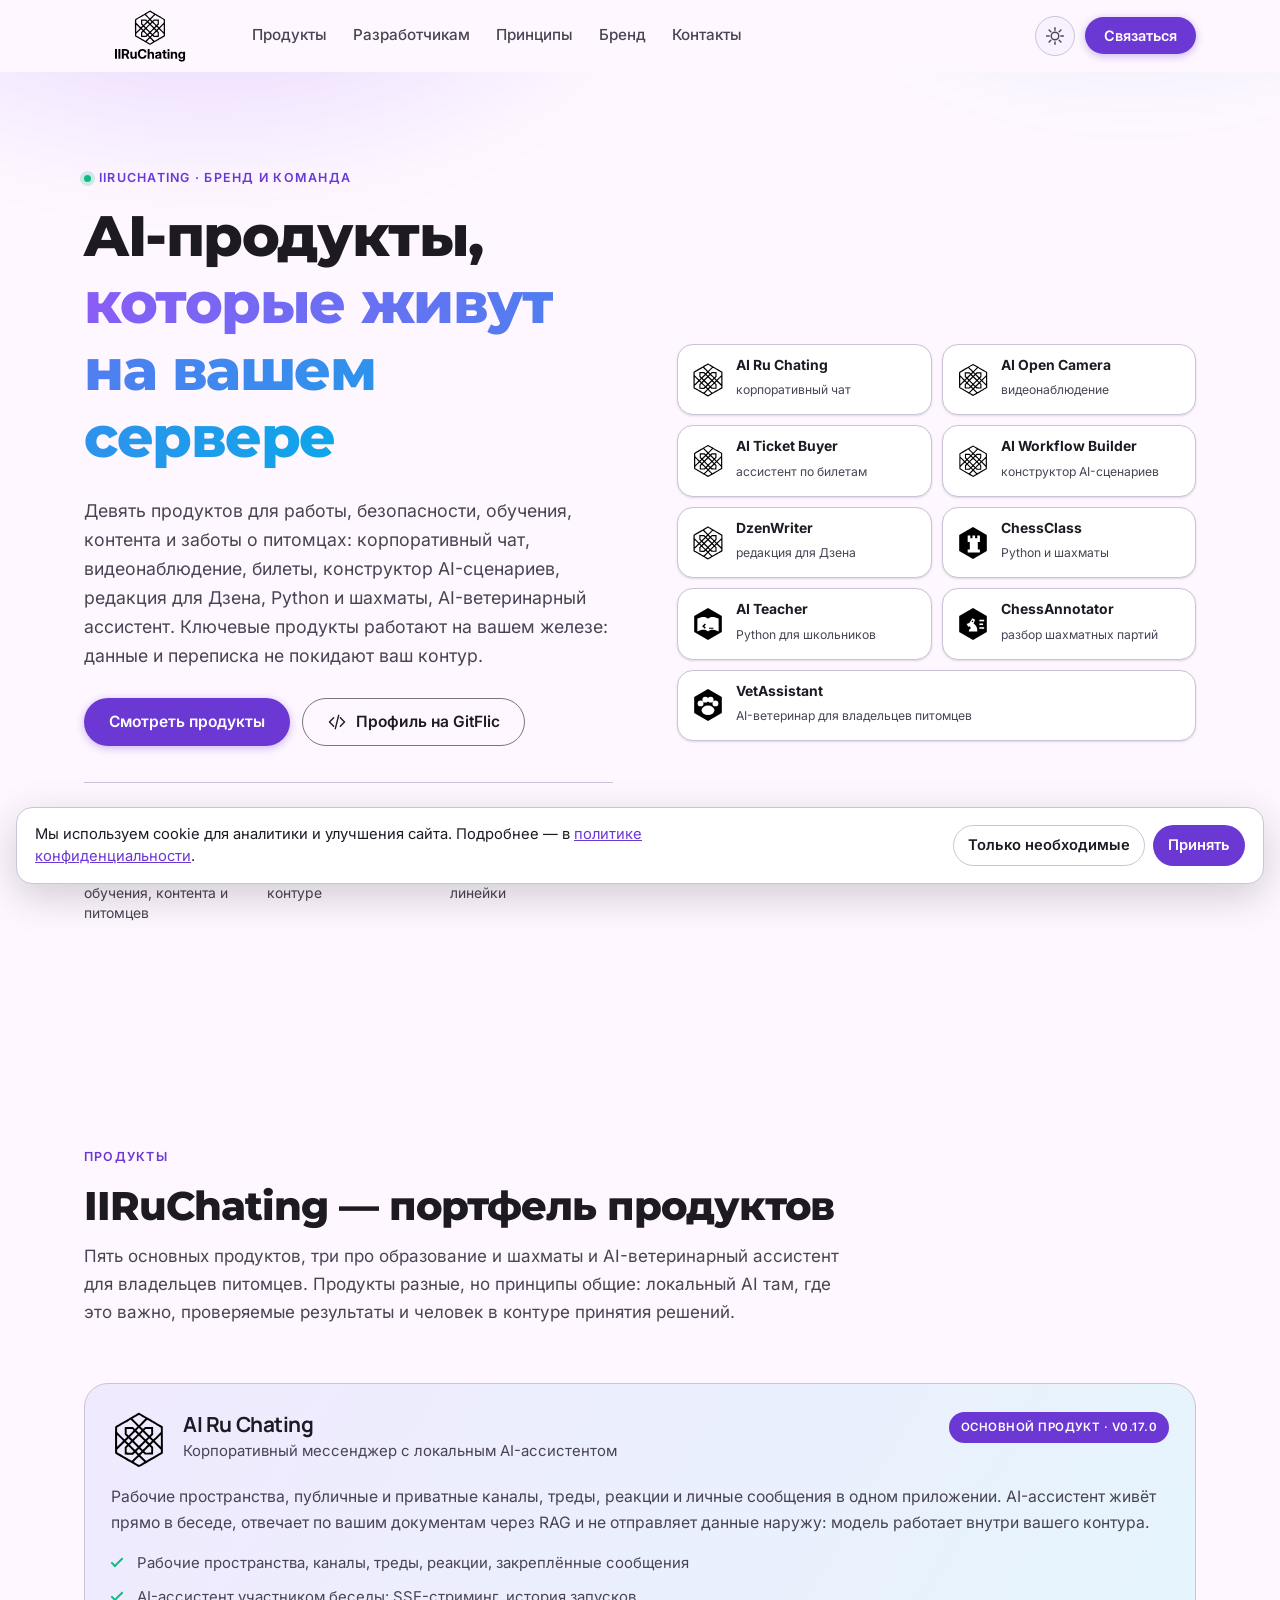
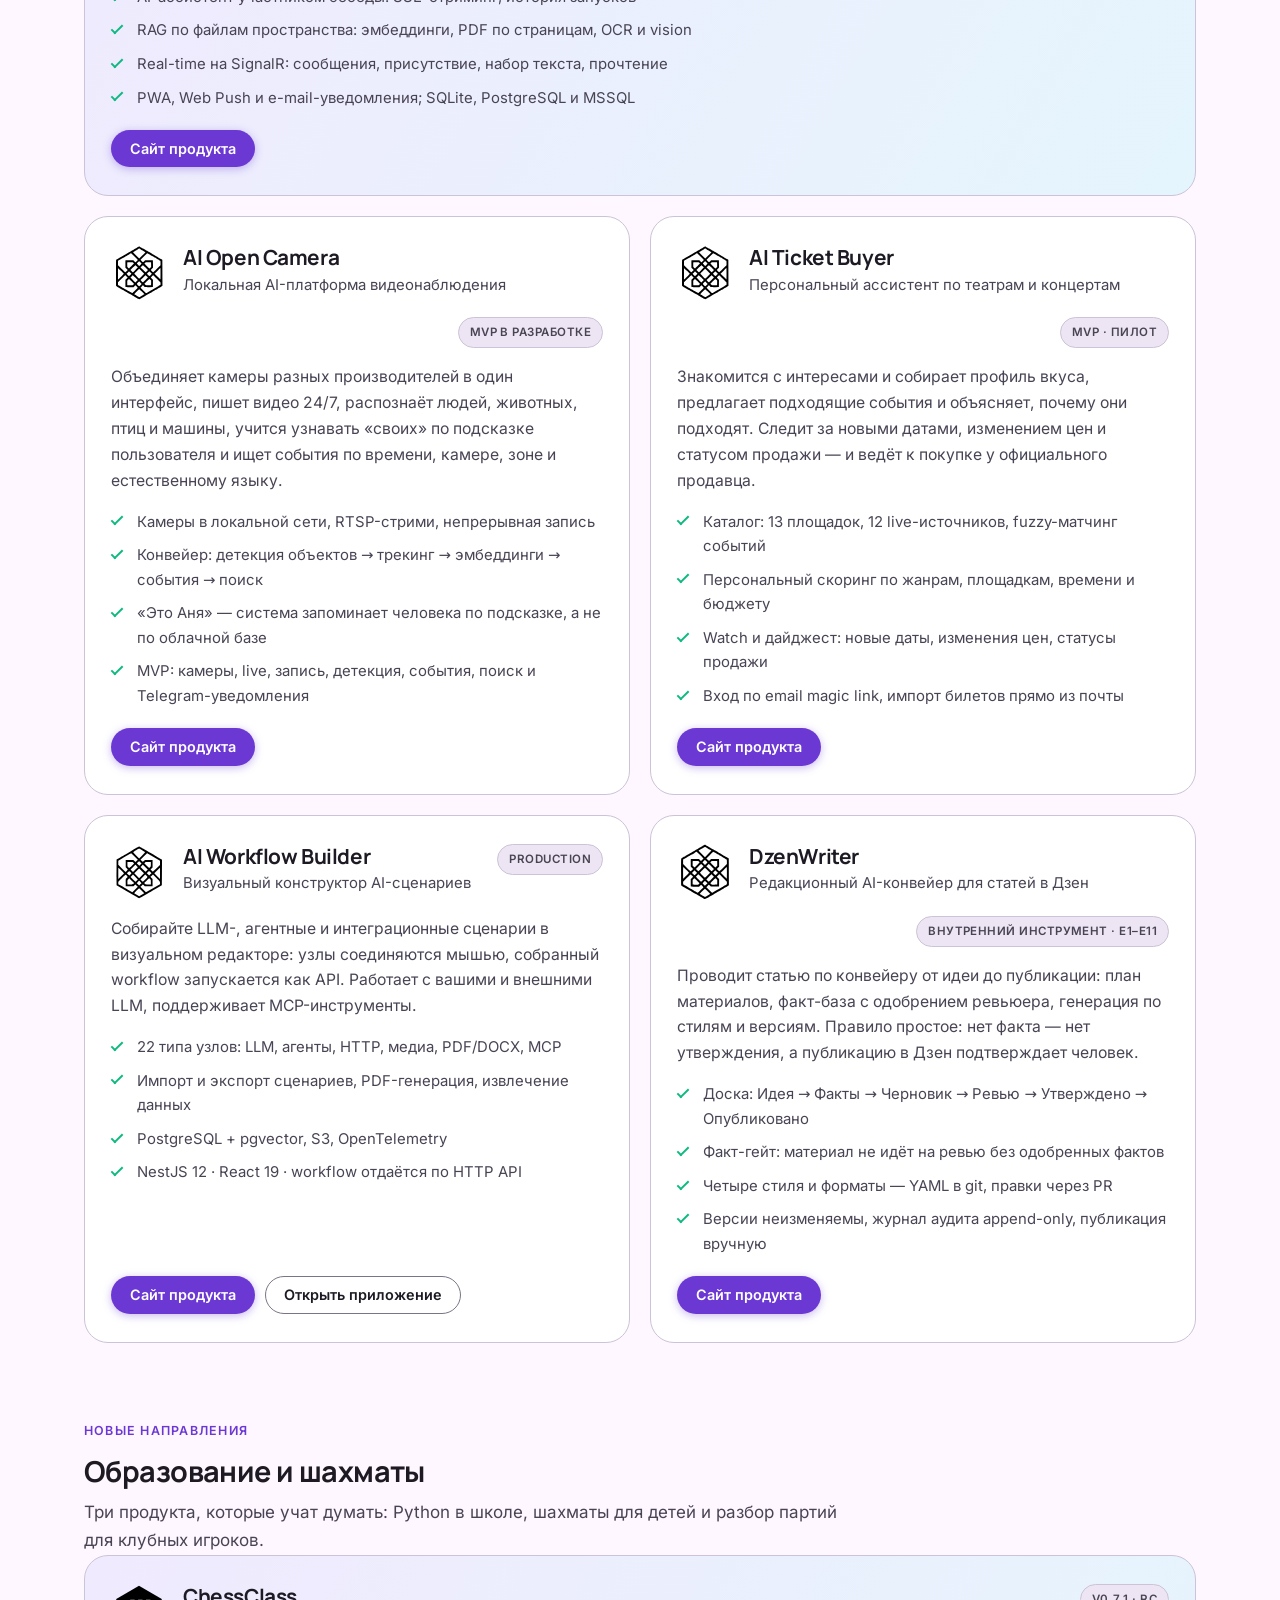
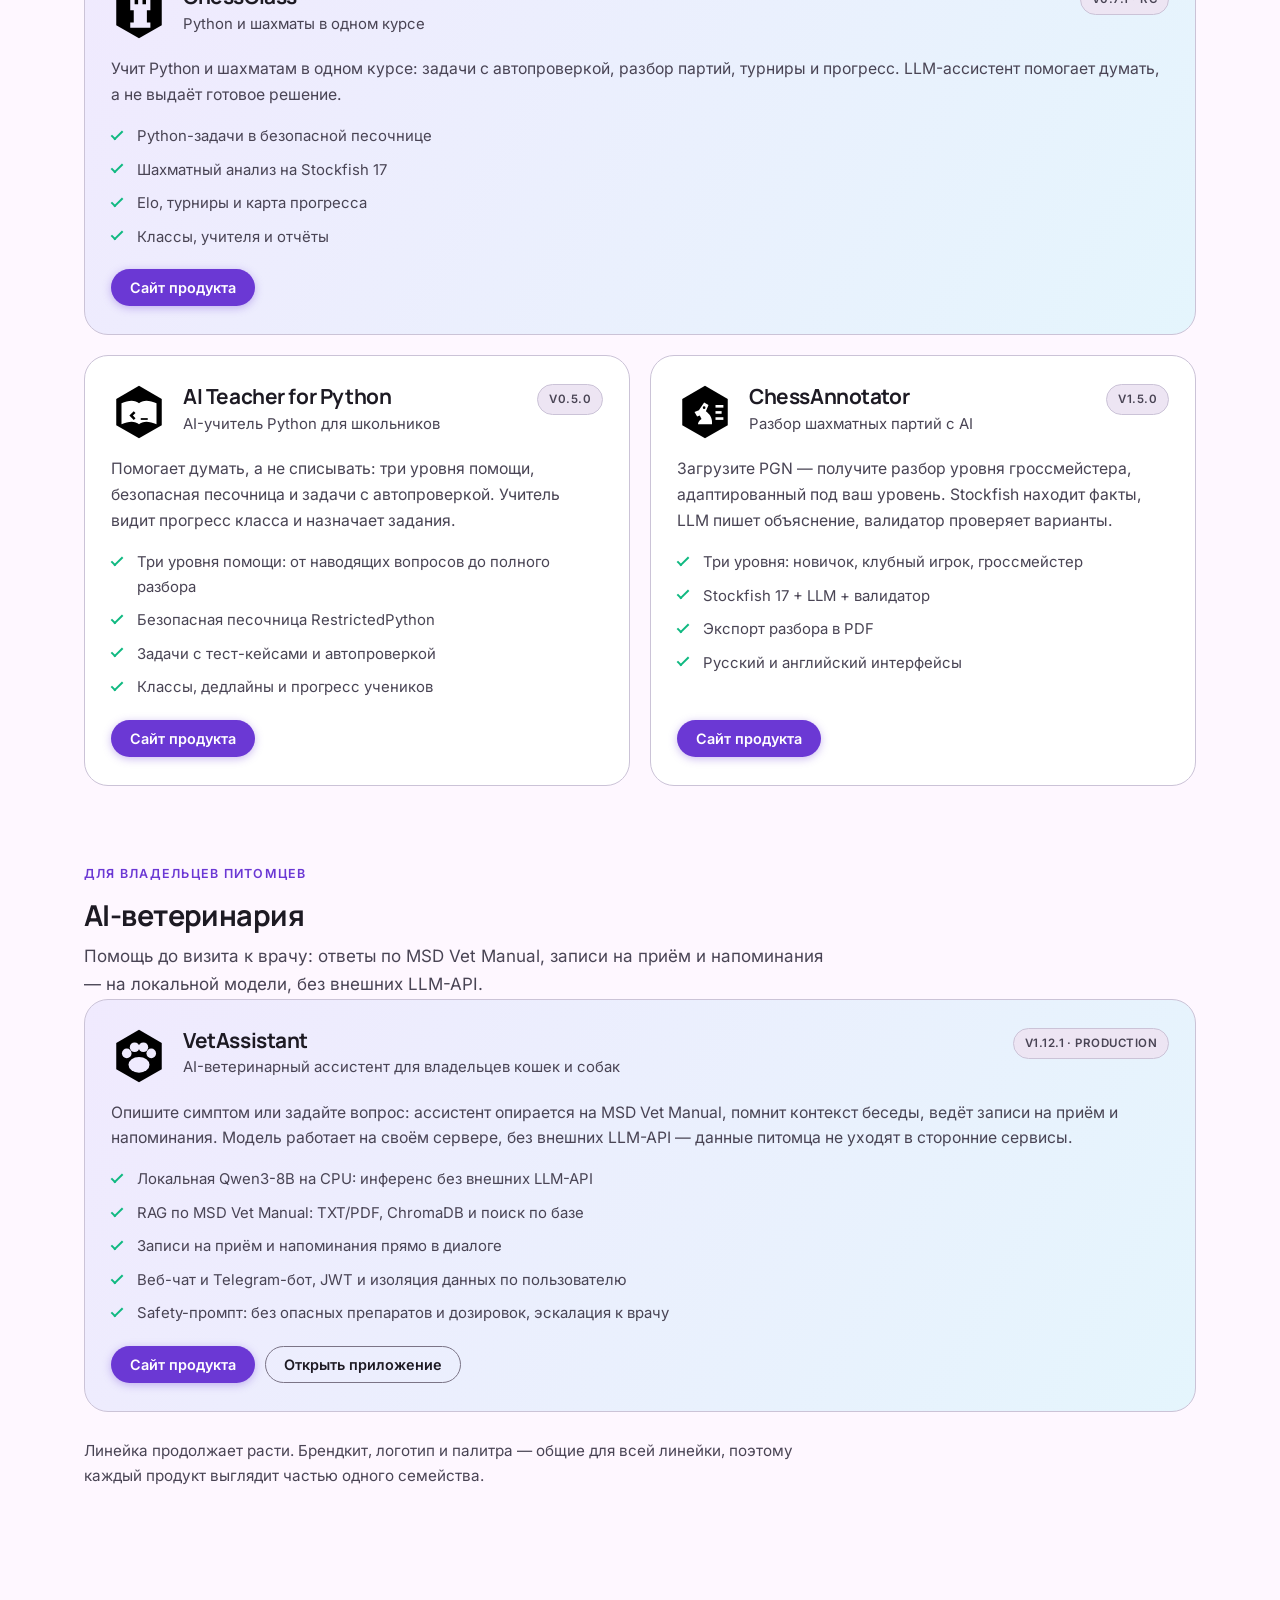
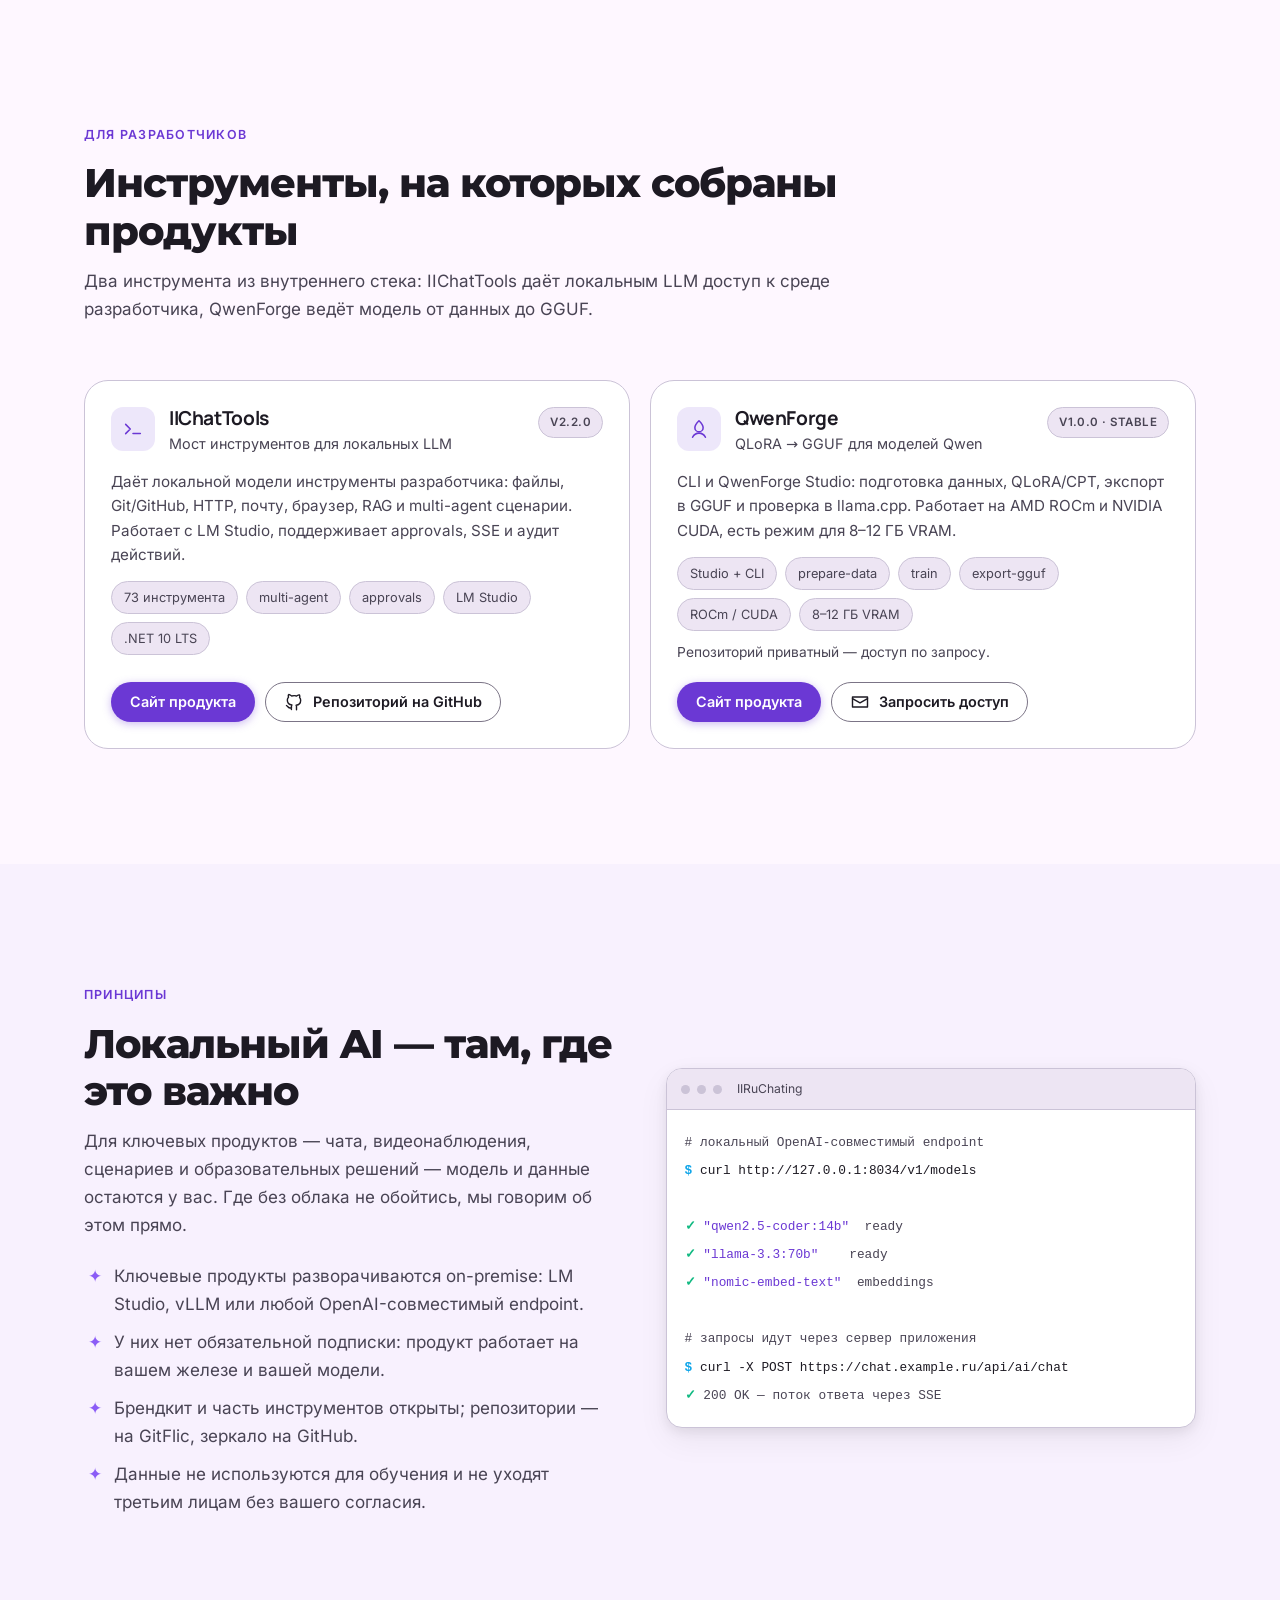
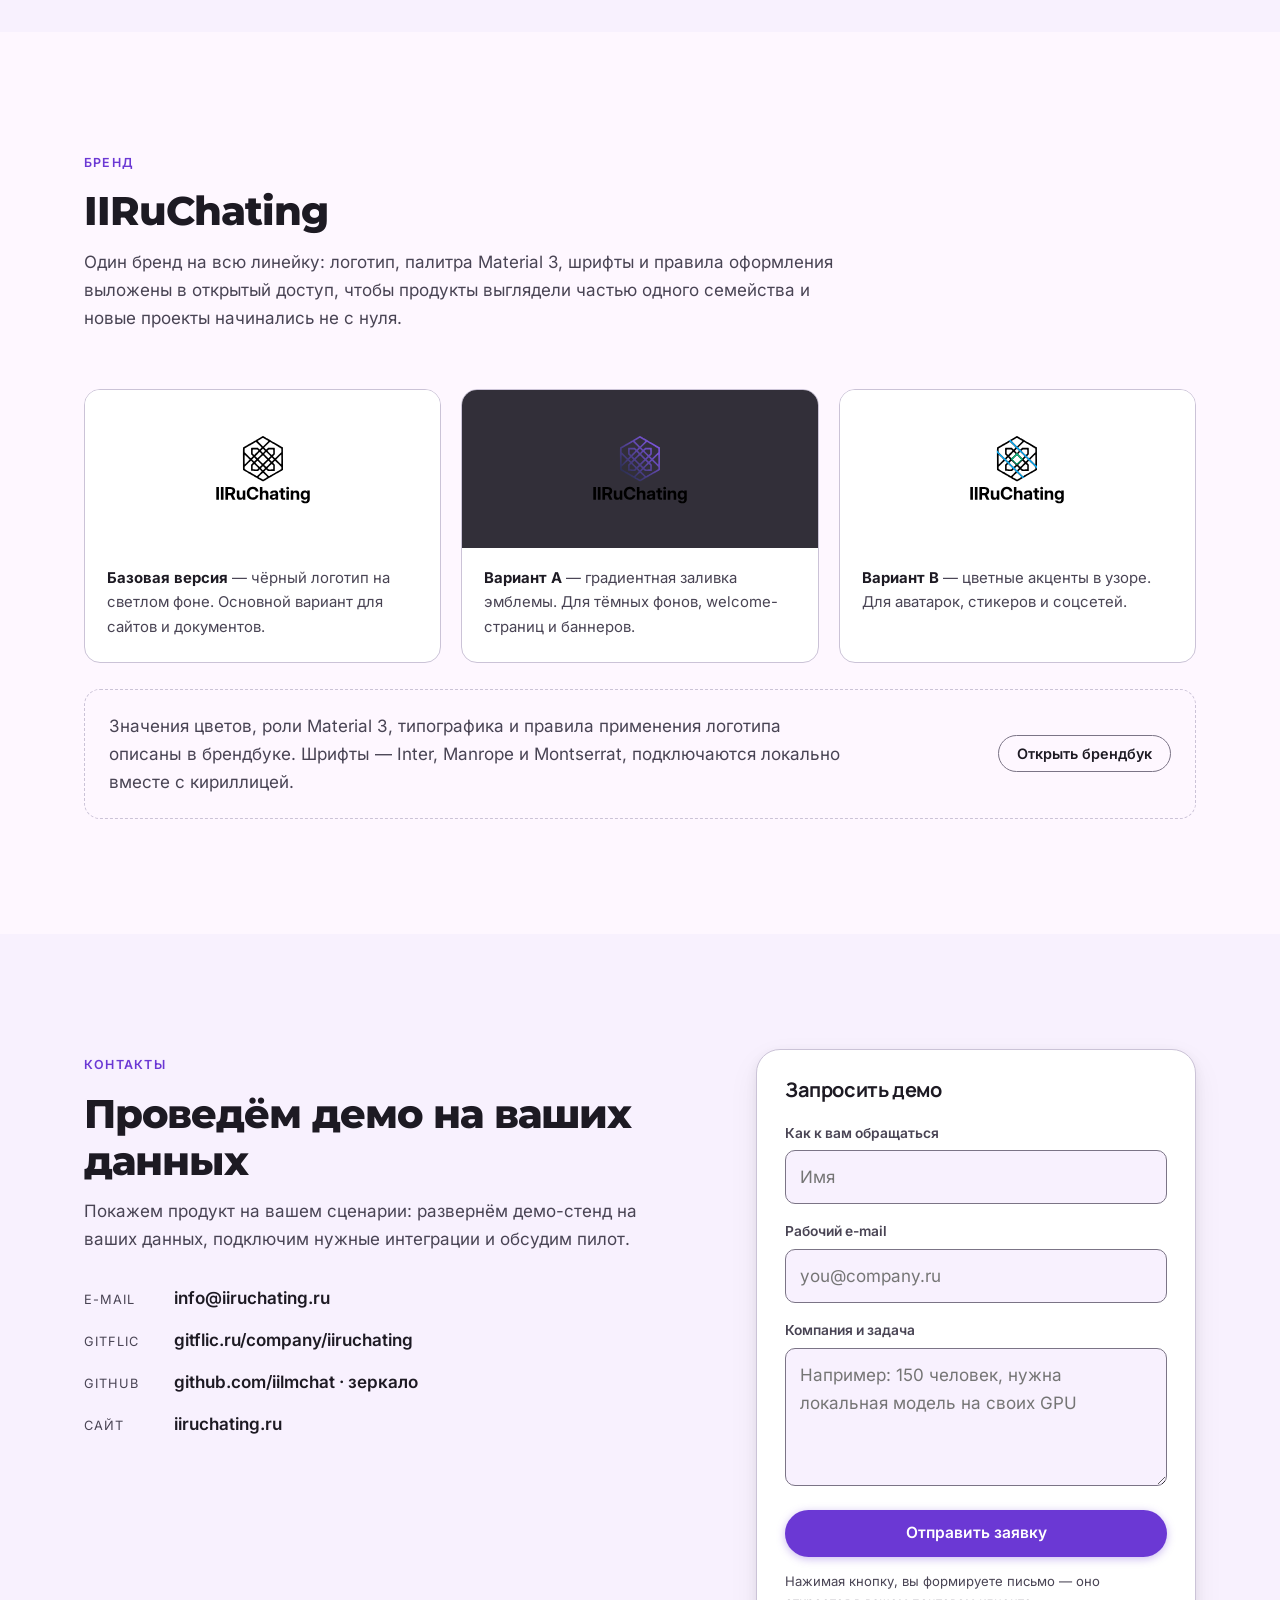
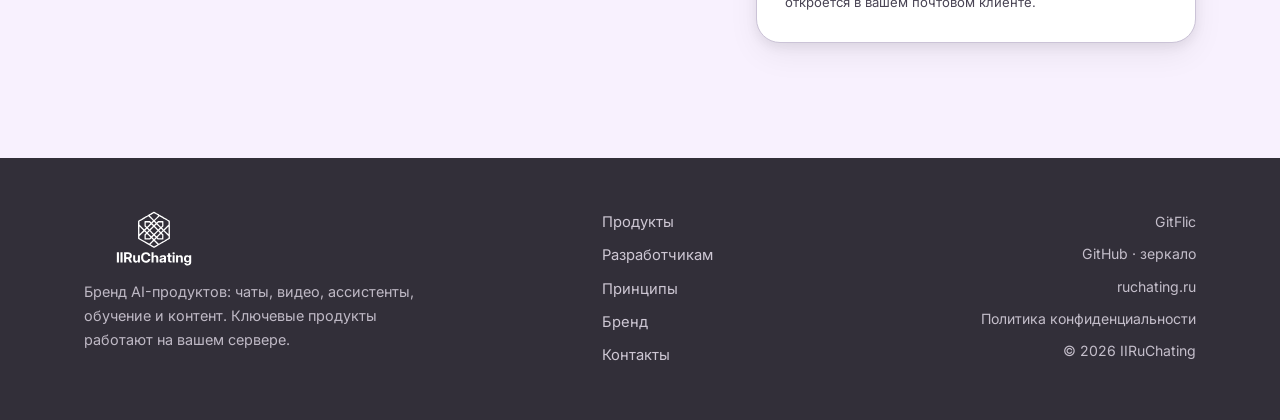
<file: index.html>
<!DOCTYPE html>
<html lang="ru">
<head>
<meta charset="utf-8" />
<meta name="viewport" content="width=device-width, initial-scale=1" />
<title>IIRuChating — AI-продукты: чат, видео, обучение, питомцы</title>
<meta name="description" content="AI-продукты IIRuChating: корпоративный чат, видеонаблюдение, билеты, сценарии, обучение и AI-ветеринар для питомцев. On-premise для ключевых продуктов." />
<meta name="keywords" content="IIRuChating, AI Ru Chating, AI Open Camera, AI Ticket Buyer, AI Workflow Builder, DzenWriter, ChessClass, AI Teacher for Python, ChessAnnotator, VetAssistant, AI-ветеринар, ветеринарный ассистент, питомцы, IIChatTools, QwenForge, GitFlic, on-premise, локальный AI, self-hosted, обучение Python, шахматы" />
<link rel="canonical" href="https://iiruchating.ru/" />

<meta property="og:type" content="website" />
<meta property="og:site_name" content="IIRuChating" />
<meta property="og:locale" content="ru_RU" />
<meta property="og:url" content="https://iiruchating.ru/" />
<meta property="og:title" content="IIRuChating — AI-продукты: чат, видео, обучение, питомцы" />
<meta property="og:description" content="AI-продукты IIRuChating: корпоративный чат, видеонаблюдение, билеты, сценарии, обучение и AI-ветеринар для питомцев. On-premise для ключевых продуктов." />
<meta property="og:image" content="https://iiruchating.ru/assets/img/logo-icon-512.png" />
<meta name="twitter:card" content="summary" />
<meta name="twitter:title" content="IIRuChating — AI-продукты: чат, видео, обучение, питомцы" />
<meta name="twitter:description" content="AI-продукты IIRuChating: корпоративный чат, видеонаблюдение, билеты, сценарии, обучение и AI-ветеринар для питомцев. On-premise для ключевых продуктов." />

<script type="application/ld+json">
{
  "@context": "https://schema.org",
  "@graph": [
    {
      "@type": "Organization",
      "@id": "https://iiruchating.ru/#organization",
      "name": "IIRuChating",
      "url": "https://iiruchating.ru/",
      "logo": "https://iiruchating.ru/assets/img/logo-icon-512.png",
      "email": "info@iiruchating.ru",
      "contactPoint": {
        "@type": "ContactPoint",
        "email": "info@iiruchating.ru",
        "contactType": "sales",
        "availableLanguage": ["ru", "en"]
      },
      "sameAs": [
        "https://gitflic.ru/company/iiruchating",
        "https://github.com/iilmchat"
      ]
    },
    {
      "@type": "WebSite",
      "@id": "https://iiruchating.ru/#website",
      "url": "https://iiruchating.ru/",
      "name": "IIRuChating",
      "description": "AI-продукты IIRuChating: корпоративный чат, видеонаблюдение, билеты, сценарии, обучение и AI-ветеринар для питомцев.",
      "publisher": { "@id": "https://iiruchating.ru/#organization" },
      "inLanguage": "ru-RU"
    }
  ]
}
</script>

<script>
  try {
    var savedTheme = localStorage.getItem('iiru-theme');
    if (savedTheme === 'light' || savedTheme === 'dark') {
      document.documentElement.setAttribute('data-theme', savedTheme);
    }
  } catch (e) { /* приватный режим */ }
</script>

<link rel="icon" type="image/svg+xml" href="assets/img/favicon.svg" />
<link rel="icon" href="assets/img/favicon.ico" sizes="32x32" />
<link rel="apple-touch-icon" href="assets/img/apple-touch-icon.png" />
<link rel="manifest" href="assets/img/web-app-manifest.json" />

<link rel="preload" as="font" type="font/woff2" href="assets/fonts/Inter-cyrillic.woff2" crossorigin />
<link rel="preload" as="font" type="font/woff2" href="assets/fonts/Manrope-cyrillic.woff2" crossorigin />
<link rel="stylesheet" href="assets/css/fonts.css" />
<link rel="stylesheet" href="assets/css/theme-m3.css" />
<link rel="stylesheet" href="assets/css/styles.css" />
</head>
<body>
<a class="skip-link" href="#main">Перейти к содержимому</a>

<header class="site-header" id="top">
  <div class="container header__inner">
    <a class="brand" href="#top" aria-label="IIRuChating — на главную">
      <img class="brand__logo" src="assets/img/logo-full.svg" alt="IIRuChating" width="240" height="96" />
    </a>

    <nav class="nav" id="nav" aria-label="Основная навигация">
      <a class="nav__link" href="#products">Продукты</a>
      <a class="nav__link" href="#developers">Разработчикам</a>
      <a class="nav__link" href="#principles">Принципы</a>
      <a class="nav__link" href="#brand">Бренд</a>
      <a class="nav__link" href="#contact">Контакты</a>
    </nav>

    <div class="header__actions">
      <button class="icon-btn" id="theme-toggle" type="button" aria-label="Переключить тему" title="Переключить тему">
        <svg class="icon icon--sun" viewBox="0 0 24 24" aria-hidden="true"><circle cx="12" cy="12" r="4.5"/><path d="M12 2v3M12 19v3M2 12h3M19 12h3M4.9 4.9l2.1 2.1M17 17l2.1 2.1M19.1 4.9L17 7M7 17l-2.1 2.1"/></svg>
        <svg class="icon icon--moon" viewBox="0 0 24 24" aria-hidden="true"><path d="M20 14.5A8.5 8.5 0 1 1 9.5 4a7 7 0 0 0 10.5 10.5Z"/></svg>
      </button>
      <a class="btn btn--primary btn--sm header__cta" href="#contact">Связаться</a>
      <button class="icon-btn nav-toggle" id="nav-toggle" type="button" aria-label="Меню" aria-expanded="false" aria-controls="nav">
        <svg class="icon" viewBox="0 0 24 24" aria-hidden="true"><path d="M4 7h16M4 12h16M4 17h16"/></svg>
      </button>
    </div>
  </div>
</header>

<main id="main">

  <!-- ============ HERO ============ -->
  <section class="hero">
    <div class="hero__bg" aria-hidden="true"></div>
    <div class="container hero__inner">
      <div class="hero__content">
        <p class="eyebrow"><span class="dot"></span>IIRuChating · бренд и команда</p>
        <h1 class="hero__title">
          AI-продукты,<br />
          <span class="grad">которые живут на вашем сервере</span>
        </h1>
        <p class="hero__lead">
          Девять продуктов для работы, безопасности, обучения, контента и заботы о питомцах:
          корпоративный чат, видеонаблюдение, билеты, конструктор AI-сценариев, редакция
          для Дзена, Python и шахматы, AI-ветеринарный ассистент. Ключевые продукты
          работают на вашем железе: данные и переписка не покидают ваш контур.
        </p>

        <div class="hero__actions">
          <a class="btn btn--primary" href="#products">Смотреть продукты</a>
          <a class="btn btn--ghost" href="https://gitflic.ru/company/iiruchating" target="_blank" rel="noopener">
            <svg class="icon" viewBox="0 0 24 24" aria-hidden="true"><path d="m8 7-5 5 5 5M16 7l5 5-5 5M14 4l-4 16"/></svg>
            Профиль на GitFlic
          </a>
        </div>

        <ul class="hero__stats">
          <li><b>9 продуктов</b><span>для работы, безопасности, обучения, контента и питомцев</span></li>
          <li><b>Local-first</b><span>ключевые продукты работают в вашем контуре</span></li>
          <li><b>Один бренд</b><span>общий брендкит и правила для всей линейки</span></li>
        </ul>
      </div>

      <div class="hero__visual" aria-hidden="true">
        <div class="pstack">
          <div class="ptile">
            <img class="plogo" src="assets/img/products/ruchating.svg" alt="" width="44" height="44" />
            <div><b>AI Ru Chating</b><span>корпоративный чат</span></div>
          </div>
          <div class="ptile">
            <img class="plogo" src="assets/img/products/opencamera.svg" alt="" width="44" height="44" />
            <div><b>AI Open Camera</b><span>видеонаблюдение</span></div>
          </div>
          <div class="ptile">
            <img class="plogo" src="assets/img/products/ticketbuyer.svg" alt="" width="44" height="44" />
            <div><b>AI Ticket Buyer</b><span>ассистент по билетам</span></div>
          </div>
          <div class="ptile">
            <img class="plogo" src="assets/img/products/workflow.svg" alt="" width="44" height="44" />
            <div><b>AI Workflow Builder</b><span>конструктор AI-сценариев</span></div>
          </div>
          <div class="ptile">
            <img class="plogo" src="assets/img/products/dzenwriter.svg" alt="" width="44" height="44" />
            <div><b>DzenWriter</b><span>редакция для Дзена</span></div>
          </div>
          <div class="ptile">
            <img class="plogo" src="assets/img/products/chessclass.svg" alt="" width="44" height="44" />
            <div><b>ChessClass</b><span>Python и шахматы</span></div>
          </div>
          <div class="ptile">
            <img class="plogo" src="assets/img/products/teacher.svg" alt="" width="44" height="44" />
            <div><b>AI Teacher</b><span>Python для школьников</span></div>
          </div>
          <div class="ptile">
            <img class="plogo" src="assets/img/products/chessannotator.svg" alt="" width="44" height="44" />
            <div><b>ChessAnnotator</b><span>разбор шахматных партий</span></div>
          </div>
          <div class="ptile ptile--wide">
            <img class="plogo" src="assets/img/products/vetassistant.svg" alt="" width="44" height="44" />
            <div><b>VetAssistant</b><span>AI-ветеринар для владельцев питомцев</span></div>
          </div>
        </div>
      </div>
    </div>
  </section>

  <!-- ============ ПРОДУКТЫ ============ -->
  <section class="section" id="products">
    <div class="container">
      <div class="section__head">
        <p class="eyebrow">Продукты</p>
        <h2 class="section__title">IIRuChating — портфель продуктов</h2>
        <p class="section__lead">
          Пять основных продуктов, три про образование и шахматы и AI-ветеринарный
          ассистент для владельцев питомцев. Продукты разные, но принципы общие: локальный AI там,
          где это важно, проверяемые результаты и человек в контуре принятия решений.
        </p>
      </div>

      <div class="pcards">
        <article class="pcard pcard--wide reveal">
          <div class="pcard__head">
            <img class="pcard__logo" src="assets/img/products/ruchating.svg" alt="AI Ru Chating" width="64" height="64" />
            <div>
              <h3>AI Ru Chating</h3>
              <p class="pcard__tagline">Корпоративный мессенджер с локальным AI-ассистентом</p>
            </div>
            <span class="pcard__status pcard__status--main">основной продукт · v0.17.0</span>
          </div>
          <p class="pcard__text">
            Рабочие пространства, публичные и приватные каналы, треды, реакции и личные сообщения
            в одном приложении. AI-ассистент живёт прямо в беседе, отвечает по вашим документам
            через RAG и не отправляет данные наружу: модель работает внутри вашего контура.
          </p>
          <ul class="pcard__list">
            <li>Рабочие пространства, каналы, треды, реакции, закреплённые сообщения</li>
            <li>AI-ассистент участником беседы: SSE-стриминг, история запусков</li>
            <li>RAG по файлам пространства: эмбеддинги, PDF по страницам, OCR и vision</li>
            <li>Real-time на SignalR: сообщения, присутствие, набор текста, прочтение</li>
            <li>PWA, Web Push и e-mail-уведомления; SQLite, PostgreSQL и MSSQL</li>
          </ul>
          <div class="pcard__links">
            <a class="btn btn--primary btn--sm" href="https://ruchating.ru/" target="_blank" rel="noopener">Сайт продукта</a>
          </div>
        </article>

        <article class="pcard reveal">
          <div class="pcard__head">
            <img class="pcard__logo" src="assets/img/products/opencamera.svg" alt="AI Open Camera" width="64" height="64" />
            <div>
              <h3>AI Open Camera</h3>
              <p class="pcard__tagline">Локальная AI-платформа видеонаблюдения</p>
            </div>
            <span class="pcard__status">MVP в разработке</span>
          </div>
          <p class="pcard__text">
            Объединяет камеры разных производителей в один интерфейс, пишет видео 24/7,
            распознаёт людей, животных, птиц и машины, учится узнавать «своих» по подсказке
            пользователя и ищет события по времени, камере, зоне и естественному языку.
          </p>
          <ul class="pcard__list">
            <li>Камеры в локальной сети, RTSP-стрими, непрерывная запись</li>
            <li>Конвейер: детекция объектов → трекинг → эмбеддинги → события → поиск</li>
            <li>«Это Аня» — система запоминает человека по подсказке, а не по облачной базе</li>
            <li>MVP: камеры, live, запись, детекция, события, поиск и Telegram-уведомления</li>
          </ul>
          <div class="pcard__links">
            <a class="btn btn--primary btn--sm" href="https://ai-opencamera.iiruchating.ru/" target="_blank" rel="noopener">Сайт продукта</a>
          </div>
        </article>

        <article class="pcard reveal">
          <div class="pcard__head">
            <img class="pcard__logo" src="assets/img/products/ticketbuyer.svg" alt="AI Ticket Buyer" width="64" height="64" />
            <div>
              <h3>AI Ticket Buyer</h3>
              <p class="pcard__tagline">Персональный ассистент по театрам и концертам</p>
            </div>
            <span class="pcard__status">MVP · пилот</span>
          </div>
          <p class="pcard__text">
            Знакомится с интересами и собирает профиль вкуса, предлагает подходящие события
            и объясняет, почему они подходят. Следит за новыми датами, изменением цен и статусом
            продажи — и ведёт к покупке у официального продавца.
          </p>
          <ul class="pcard__list">
            <li>Каталог: 13 площадок, 12 live-источников, fuzzy-матчинг событий</li>
            <li>Персональный скоринг по жанрам, площадкам, времени и бюджету</li>
            <li>Watch и дайджест: новые даты, изменения цен, статусы продажи</li>
            <li>Вход по email magic link, импорт билетов прямо из почты</li>
          </ul>
          <div class="pcard__links">
            <a class="btn btn--primary btn--sm" href="https://ai-ticketbuyer.iiruchating.ru/" target="_blank" rel="noopener">Сайт продукта</a>
          </div>
        </article>

        <article class="pcard reveal">
          <div class="pcard__head">
            <img class="pcard__logo" src="assets/img/products/workflow.svg" alt="IIChatTools AI Workflow Builder" width="64" height="64" />
            <div>
              <h3>AI Workflow Builder</h3>
              <p class="pcard__tagline">Визуальный конструктор AI-сценариев</p>
            </div>
            <span class="pcard__status">production</span>
          </div>
          <p class="pcard__text">
            Собирайте LLM-, агентные и интеграционные сценарии в визуальном редакторе:
            узлы соединяются мышью, собранный workflow запускается как API.
            Работает с вашими и внешними LLM, поддерживает MCP-инструменты.
          </p>
          <ul class="pcard__list">
            <li>22 типа узлов: LLM, агенты, HTTP, медиа, PDF/DOCX, MCP</li>
            <li>Импорт и экспорт сценариев, PDF-генерация, извлечение данных</li>
            <li>PostgreSQL + pgvector, S3, OpenTelemetry</li>
            <li>NestJS 12 · React 19 · workflow отдаётся по HTTP API</li>
          </ul>
          <div class="pcard__links">
            <a class="btn btn--primary btn--sm" href="https://iiruchating.ru/workflow-builder/" target="_blank" rel="noopener">Сайт продукта</a>
            <a class="btn btn--ghost btn--sm" href="https://ai-workflow-builder.ru/" target="_blank" rel="noopener">Открыть приложение</a>
          </div>
        </article>

        <article class="pcard reveal">
          <div class="pcard__head">
            <img class="pcard__logo" src="assets/img/products/dzenwriter.svg" alt="DzenWriter" width="64" height="64" />
            <div>
              <h3>DzenWriter</h3>
              <p class="pcard__tagline">Редакционный AI-конвейер для статей в Дзен</p>
            </div>
            <span class="pcard__status">внутренний инструмент · E1–E11</span>
          </div>
          <p class="pcard__text">
            Проводит статью по конвейеру от идеи до публикации: план материалов, факт-база
            с одобрением ревьюера, генерация по стилям и версиям. Правило простое:
            нет факта — нет утверждения, а публикацию в Дзен подтверждает человек.
          </p>
          <ul class="pcard__list">
            <li>Доска: Идея → Факты → Черновик → Ревью → Утверждено → Опубликовано</li>
            <li>Факт-гейт: материал не идёт на ревью без одобренных фактов</li>
            <li>Четыре стиля и форматы — YAML в git, правки через PR</li>
            <li>Версии неизменяемы, журнал аудита append-only, публикация вручную</li>
          </ul>
          <div class="pcard__links">
            <a class="btn btn--primary btn--sm" href="https://ai-dzenwriter.iiruchating.ru/" target="_blank" rel="noopener">Сайт продукта</a>
          </div>
        </article>
      </div>

      <div class="products__subhead reveal">
        <p class="eyebrow">Новые направления</p>
        <h3 class="products__subtitle">Образование и шахматы</h3>
        <p class="section__lead">
          Три продукта, которые учат думать: Python в школе, шахматы для детей
          и разбор партий для клубных игроков.
        </p>
      </div>

      <div class="pcards">
        <article class="pcard pcard--wide reveal">
          <div class="pcard__head">
            <img class="pcard__logo" src="assets/img/products/chessclass.svg" alt="ChessClass" width="64" height="64" />
            <div>
              <h3>ChessClass</h3>
              <p class="pcard__tagline">Python и шахматы в одном курсе</p>
            </div>
            <span class="pcard__status">v0.7.1 · RC</span>
          </div>
          <p class="pcard__text">
            Учит Python и шахматам в одном курсе: задачи с автопроверкой, разбор партий,
            турниры и прогресс. LLM-ассистент помогает думать, а не выдаёт готовое решение.
          </p>
          <ul class="pcard__list">
            <li>Python-задачи в безопасной песочнице</li>
            <li>Шахматный анализ на Stockfish 17</li>
            <li>Elo, турниры и карта прогресса</li>
            <li>Классы, учителя и отчёты</li>
          </ul>
          <div class="pcard__links">
            <a class="btn btn--primary btn--sm" href="https://iiruchating.ru/chessclass/" target="_blank" rel="noopener">Сайт продукта</a>
          </div>
        </article>

        <article class="pcard reveal">
          <div class="pcard__head">
            <img class="pcard__logo" src="assets/img/products/teacher.svg" alt="AI Teacher for Python" width="64" height="64" />
            <div>
              <h3>AI Teacher for Python</h3>
              <p class="pcard__tagline">AI-учитель Python для школьников</p>
            </div>
            <span class="pcard__status">v0.5.0</span>
          </div>
          <p class="pcard__text">
            Помогает думать, а не списывать: три уровня помощи, безопасная песочница
            и задачи с автопроверкой. Учитель видит прогресс класса и назначает задания.
          </p>
          <ul class="pcard__list">
            <li>Три уровня помощи: от наводящих вопросов до полного разбора</li>
            <li>Безопасная песочница RestrictedPython</li>
            <li>Задачи с тест-кейсами и автопроверкой</li>
            <li>Классы, дедлайны и прогресс учеников</li>
          </ul>
          <div class="pcard__links">
            <a class="btn btn--primary btn--sm" href="https://iiruchating.ru/teacher/" target="_blank" rel="noopener">Сайт продукта</a>
          </div>
        </article>

        <article class="pcard reveal">
          <div class="pcard__head">
            <img class="pcard__logo" src="assets/img/products/chessannotator.svg" alt="ChessAnnotator" width="64" height="64" />
            <div>
              <h3>ChessAnnotator</h3>
              <p class="pcard__tagline">Разбор шахматных партий с AI</p>
            </div>
            <span class="pcard__status">v1.5.0</span>
          </div>
          <p class="pcard__text">
            Загрузите PGN — получите разбор уровня гроссмейстера, адаптированный под ваш уровень.
            Stockfish находит факты, LLM пишет объяснение, валидатор проверяет варианты.
          </p>
          <ul class="pcard__list">
            <li>Три уровня: новичок, клубный игрок, гроссмейстер</li>
            <li>Stockfish 17 + LLM + валидатор</li>
            <li>Экспорт разбора в PDF</li>
            <li>Русский и английский интерфейсы</li>
          </ul>
          <div class="pcard__links">
            <a class="btn btn--primary btn--sm" href="https://iiruchating.ru/chessannotator/" target="_blank" rel="noopener">Сайт продукта</a>
          </div>
        </article>
      </div>

      <div class="products__subhead reveal">
        <p class="eyebrow">Для владельцев питомцев</p>
        <h3 class="products__subtitle">AI-ветеринария</h3>
        <p class="section__lead">
          Помощь до визита к врачу: ответы по MSD Vet Manual, записи на приём
          и напоминания — на локальной модели, без внешних LLM-API.
        </p>
      </div>

      <div class="pcards">
        <article class="pcard pcard--wide reveal">
          <div class="pcard__head">
            <img class="pcard__logo" src="assets/img/products/vetassistant.svg" alt="VetAssistant" width="64" height="64" />
            <div>
              <h3>VetAssistant</h3>
              <p class="pcard__tagline">AI-ветеринарный ассистент для владельцев кошек и собак</p>
            </div>
            <span class="pcard__status">v1.12.1 · production</span>
          </div>
          <p class="pcard__text">
            Опишите симптом или задайте вопрос: ассистент опирается на MSD Vet Manual,
            помнит контекст беседы, ведёт записи на приём и напоминания. Модель работает
            на своём сервере, без внешних LLM-API — данные питомца не уходят в сторонние сервисы.
          </p>
          <ul class="pcard__list">
            <li>Локальная Qwen3-8B на CPU: инференс без внешних LLM-API</li>
            <li>RAG по MSD Vet Manual: TXT/PDF, ChromaDB и поиск по базе</li>
            <li>Записи на приём и напоминания прямо в диалоге</li>
            <li>Веб-чат и Telegram-бот, JWT и изоляция данных по пользователю</li>
            <li>Safety-промпт: без опасных препаратов и дозировок, эскалация к врачу</li>
          </ul>
          <div class="pcard__links">
            <a class="btn btn--primary btn--sm" href="https://iiruchating.ru/vetassistant/" target="_blank" rel="noopener">Сайт продукта</a>
            <a class="btn btn--ghost btn--sm" href="https://ai-pets.ru/" target="_blank" rel="noopener">Открыть приложение</a>
          </div>
        </article>
      </div>

      <p class="portfolio-note reveal">
        Линейка продолжает расти. Брендкит, логотип и палитра — общие для всей линейки,
        поэтому каждый продукт выглядит частью одного семейства.
      </p>
    </div>
  </section>

  <!-- ============ ДЛЯ РАЗРАБОТЧИКОВ ============ -->
  <section class="section" id="developers">
    <div class="container">
      <div class="section__head">
        <p class="eyebrow">Для разработчиков</p>
        <h2 class="section__title">Инструменты, на которых собраны продукты</h2>
        <p class="section__lead">
          Два инструмента из внутреннего стека: IIChatTools даёт локальным LLM
          доступ к среде разработчика, QwenForge ведёт модель от данных до GGUF.
        </p>
      </div>

      <div class="devtools">
        <article class="devtool reveal">
          <div class="devtool__head">
            <div class="card__icon">
              <svg class="icon" viewBox="0 0 24 24" aria-hidden="true"><path d="m4 7 5 5-5 5M12 17h8"/></svg>
            </div>
            <div>
              <h3>IIChatTools</h3>
              <p class="devtool__tagline">Мост инструментов для локальных LLM</p>
            </div>
            <span class="pcard__status">v2.2.0</span>
          </div>
          <p class="devtool__text">
            Даёт локальной модели инструменты разработчика: файлы, Git/GitHub, HTTP,
            почту, браузер, RAG и multi-agent сценарии. Работает с LM Studio,
            поддерживает approvals, SSE и аудит действий.
          </p>
          <div class="stack-chips">
            <span class="stack-chip">73 инструмента</span>
            <span class="stack-chip">multi-agent</span>
            <span class="stack-chip">approvals</span>
            <span class="stack-chip">LM Studio</span>
            <span class="stack-chip">.NET 10 LTS</span>
          </div>
          <div class="pcard__links">
            <a class="btn btn--primary btn--sm" href="https://iiruchating.ru/iichattools/">Сайт продукта</a>
            <a class="btn btn--ghost btn--sm" href="https://github.com/iilmchat/IIChatTools" target="_blank" rel="noopener">
              <svg class="icon" viewBox="0 0 24 24" aria-hidden="true"><path d="M9 19c-4 1.3-4-2.2-6-2.7m12 5v-3.4c0-1 .1-1.4-.5-2 2.8-.3 5.5-1.4 5.5-6a4.6 4.6 0 0 0-1.3-3.2 4.2 4.2 0 0 0-.1-3.2s-1-.3-3.4 1.3a11.6 11.6 0 0 0-6 0C6.5 2.8 5.5 3.1 5.5 3.1a4.2 4.2 0 0 0-.1 3.2A4.6 4.6 0 0 0 4 9.5c0 4.6 2.7 5.7 5.5 6-.5.5-.6 1-.6 2V21"/></svg>
              Репозиторий на GitHub
            </a>
          </div>
        </article>

        <article class="devtool reveal">
          <div class="devtool__head">
            <div class="card__icon">
              <svg class="icon" viewBox="0 0 24 24" aria-hidden="true"><path d="M12 3s4.5 4.2 4.5 7.5a4.5 4.5 0 0 1-9 0C7.5 7.2 12 3 12 3Z"/><path d="M5 21c1.5-3 4-4.5 7-4.5s5.5 1.5 7 4.5"/></svg>
            </div>
            <div>
              <h3>QwenForge</h3>
              <p class="devtool__tagline">QLoRA → GGUF для моделей Qwen</p>
            </div>
            <span class="pcard__status">v1.0.0 · stable</span>
          </div>
          <p class="devtool__text">
            CLI и QwenForge Studio: подготовка данных, QLoRA/CPT, экспорт в GGUF
            и проверка в llama.cpp. Работает на AMD ROCm и NVIDIA CUDA, есть режим
            для 8–12 ГБ VRAM.
          </p>
          <div class="stack-chips">
            <span class="stack-chip">Studio + CLI</span>
            <span class="stack-chip">prepare-data</span>
            <span class="stack-chip">train</span>
            <span class="stack-chip">export-gguf</span>
            <span class="stack-chip">ROCm / CUDA</span>
            <span class="stack-chip">8–12 ГБ VRAM</span>
          </div>
          <p class="devtool__note">Репозиторий приватный — доступ по запросу.</p>
          <div class="pcard__links">
            <a class="btn btn--primary btn--sm" href="https://iiruchating.ru/qwenforge/">Сайт продукта</a>
            <a class="btn btn--ghost btn--sm" href="mailto:info@iiruchating.ru?subject=QwenForge%3A%20%D0%B7%D0%B0%D0%BF%D1%80%D0%BE%D1%81%20%D0%B4%D0%BE%D1%81%D1%82%D1%83%D0%BF%D0%B0">
              <svg class="icon" viewBox="0 0 24 24" aria-hidden="true"><path d="M3 6h18v12H3z"/><path d="m3 8 9 5 9-5"/></svg>
              Запросить доступ
            </a>
          </div>
        </article>
      </div>
    </div>
  </section>

  <!-- ============ ПРИНЦИПЫ ============ -->
  <section class="section section--alt" id="principles">
    <div class="container">
      <div class="privacy">
        <div class="privacy__text">
          <p class="eyebrow">Принципы</p>
          <h2 class="section__title">Локальный AI — там, где это важно</h2>
          <p class="section__lead">
            Для ключевых продуктов — чата, видеонаблюдения, сценариев и образовательных
            решений — модель и данные остаются у вас. Где без облака не обойтись,
            мы говорим об этом прямо.
          </p>
          <ul class="ticks">
            <li>Ключевые продукты разворачиваются on-premise: LM Studio, vLLM или любой OpenAI-совместимый endpoint.</li>
            <li>У них нет обязательной подписки: продукт работает на вашем железе и вашей модели.</li>
            <li>Брендкит и часть инструментов открыты; репозитории — на GitFlic, зеркало на GitHub.</li>
            <li>Данные не используются для обучения и не уходят третьим лицам без вашего согласия.</li>
          </ul>
        </div>
        <div class="privacy__card">
          <div class="terminal">
            <div class="terminal__bar"><i></i><i></i><i></i><span>IIRuChating</span></div>
            <pre class="terminal__body"><code><span class="t-muted"># локальный OpenAI-совместимый endpoint</span>
<span class="t-cmd">$</span> curl http://127.0.0.1:8034/v1/models

<span class="t-ok">✓</span> <span class="t-str">"qwen2.5-coder:14b"</span>  <span class="t-muted">ready</span>
<span class="t-ok">✓</span> <span class="t-str">"llama-3.3:70b"</span>    <span class="t-muted">ready</span>
<span class="t-ok">✓</span> <span class="t-str">"nomic-embed-text"</span>  <span class="t-muted">embeddings</span>

<span class="t-muted"># запросы идут через сервер приложения</span>
<span class="t-cmd">$</span> curl -X POST https://chat.example.ru/api/ai/chat
<span class="t-ok">✓</span> <span class="t-muted">200 OK — поток ответа через SSE</span></code></pre>
          </div>
        </div>
      </div>
    </div>
  </section>

  <!-- ============ БРЕНД ============ -->
  <section class="section" id="brand">
    <div class="container">
      <div class="section__head">
        <p class="eyebrow">Бренд</p>
        <h2 class="section__title">IIRuChating</h2>
        <p class="section__lead">
          Один бренд на всю линейку: логотип, палитра Material 3, шрифты и правила оформления
          выложены в открытый доступ, чтобы продукты выглядели частью одного семейства
          и новые проекты начинались не с нуля.
        </p>
      </div>

      <div class="brand-grid">
        <div class="brand-card reveal">
          <div class="brand-card__logo brand-card__logo--light"><img src="assets/img/logo-full.svg" alt="IIRuChating" width="240" height="96" /></div>
          <p><b>Базовая версия</b> — чёрный логотип на светлом фоне. Основной вариант для сайтов и документов.</p>
        </div>
        <div class="brand-card reveal">
          <div class="brand-card__logo brand-card__logo--dark"><img src="assets/img/logo-variant-A-full.svg" alt="IIRuChating, вариант А" width="240" height="96" /></div>
          <p><b>Вариант А</b> — градиентная заливка эмблемы. Для тёмных фонов, welcome-страниц и баннеров.</p>
        </div>
        <div class="brand-card reveal">
          <div class="brand-card__logo brand-card__logo--light"><img src="assets/img/logo-variant-C-full.svg" alt="IIRuChating, вариант В" width="240" height="96" /></div>
          <p><b>Вариант В</b> — цветные акценты в узоре. Для аватарок, стикеров и соцсетей.</p>
        </div>
      </div>

      <div class="brand-note reveal">
        <p>
          Значения цветов, роли Material 3, типографика и правила применения логотипа
          описаны в брендбуке. Шрифты — Inter, Manrope и Montserrat, подключаются локально вместе с кириллицей.
        </p>
        <a class="btn btn--ghost btn--sm" href="https://github.com/iilmchat/ai-brand" target="_blank" rel="noopener">Открыть брендбук</a>
      </div>
    </div>
  </section>

  <!-- ============ КОНТАКТЫ ============ -->
  <section class="section section--alt" id="contact">
    <div class="container">
      <div class="contact">
        <div class="contact__text">
          <p class="eyebrow">Контакты</p>
          <h2 class="section__title">Проведём демо на ваших данных</h2>
          <p class="section__lead">
            Покажем продукт на вашем сценарии: развернём демо-стенд на ваших данных,
            подключим нужные интеграции и обсудим пилот.
          </p>
          <ul class="contact__list">
            <li>
              <span class="contact__label">E-mail</span>
              <a href="mailto:info@iiruchating.ru" class="contact__value" data-copy="info@iiruchating.ru">info@iiruchating.ru</a>
            </li>
            <li>
              <span class="contact__label">GitFlic</span>
              <a href="https://gitflic.ru/company/iiruchating" target="_blank" rel="noopener" class="contact__value">gitflic.ru/company/iiruchating</a>
            </li>
            <li>
              <span class="contact__label">GitHub</span>
              <a href="https://github.com/iilmchat" target="_blank" rel="noopener" class="contact__value">github.com/iilmchat · зеркало</a>
            </li>
            <li>
              <span class="contact__label">Сайт</span>
              <span class="contact__value">iiruchating.ru</span>
            </li>
          </ul>
        </div>

        <form class="form reveal" id="lead-form" novalidate>
          <h3 class="form__title">Запросить демо</h3>
          <div class="field">
            <label for="f-name">Как к вам обращаться</label>
            <input id="f-name" name="name" type="text" autocomplete="name" placeholder="Имя" required />
          </div>
          <div class="field">
            <label for="f-email">Рабочий e-mail</label>
            <input id="f-email" name="email" type="email" autocomplete="email" placeholder="you@company.ru" required />
          </div>
          <div class="field">
            <label for="f-company">Компания и задача</label>
            <textarea id="f-company" name="message" rows="4" placeholder="Например: 150 человек, нужна локальная модель на своих GPU" required></textarea>
          </div>
          <button class="btn btn--primary btn--full" type="submit">Отправить заявку</button>
          <p class="form__note" id="form-note" role="status" aria-live="polite">
            Нажимая кнопку, вы формируете письмо — оно откроется в вашем почтовом клиенте.
          </p>
        </form>
      </div>
    </div>
  </section>
</main>

<footer class="site-footer">
  <div class="container footer__inner">
    <div class="footer__brand">
      <img class="footer__logo" src="assets/img/logo-full.svg" alt="IIRuChating" width="240" height="96" />
      <p>Бренд AI-продуктов: чаты, видео, ассистенты, обучение и контент. Ключевые продукты работают на вашем сервере.</p>
    </div>
    <nav class="footer__nav" aria-label="Навигация в подвале">
      <a href="#products">Продукты</a>
      <a href="#developers">Разработчикам</a>
      <a href="#principles">Принципы</a>
      <a href="#brand">Бренд</a>
      <a href="#contact">Контакты</a>
    </nav>
    <div class="footer__meta">
      <a href="https://gitflic.ru/company/iiruchating" target="_blank" rel="noopener">GitFlic</a>
      <a href="https://github.com/iilmchat" target="_blank" rel="noopener">GitHub · зеркало</a>
      <a href="https://ruchating.ru/">ruchating.ru</a>
      <a href="/privacy/">Политика конфиденциальности</a>
      <span>© 2026 IIRuChating</span>
    </div>
  </div>
</footer>

<script src="assets/js/main.js" defer></script>
<script src="assets/js/consent.js" defer></script>
</body>
</html>
</file>
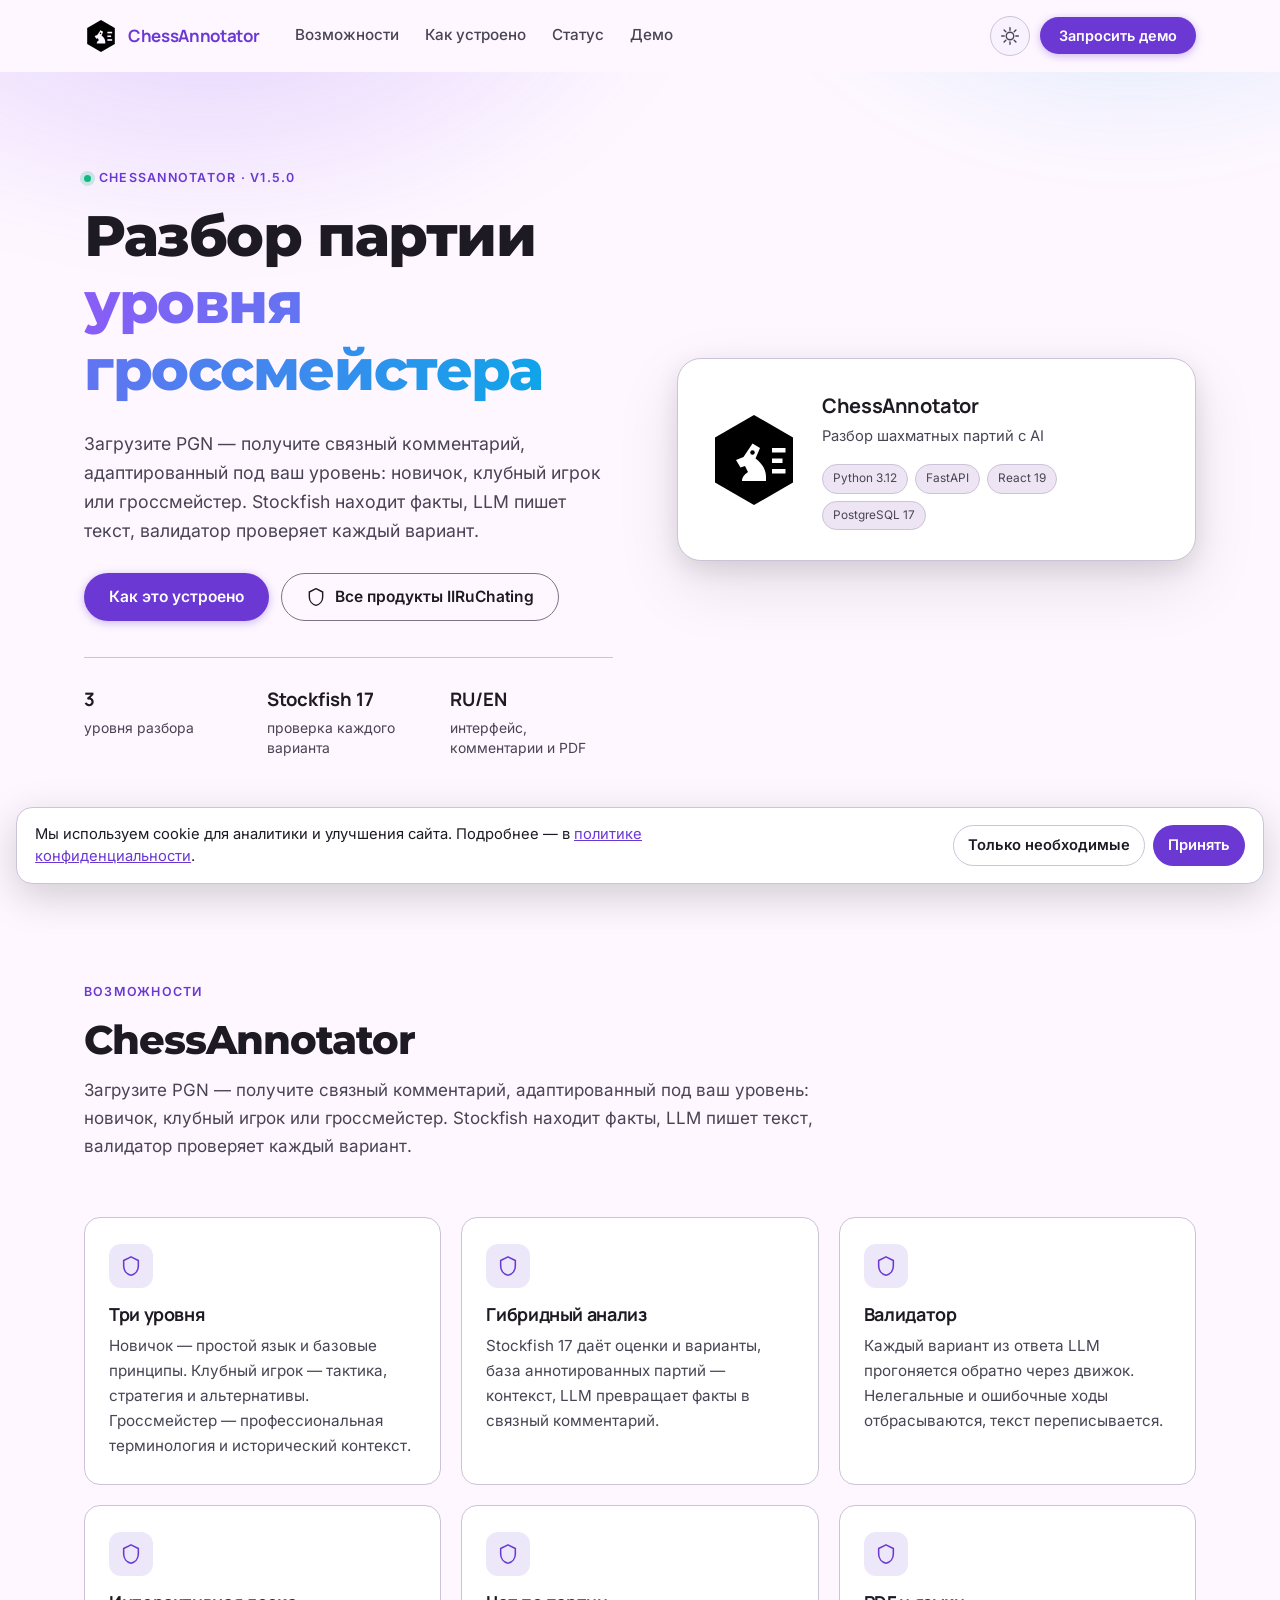
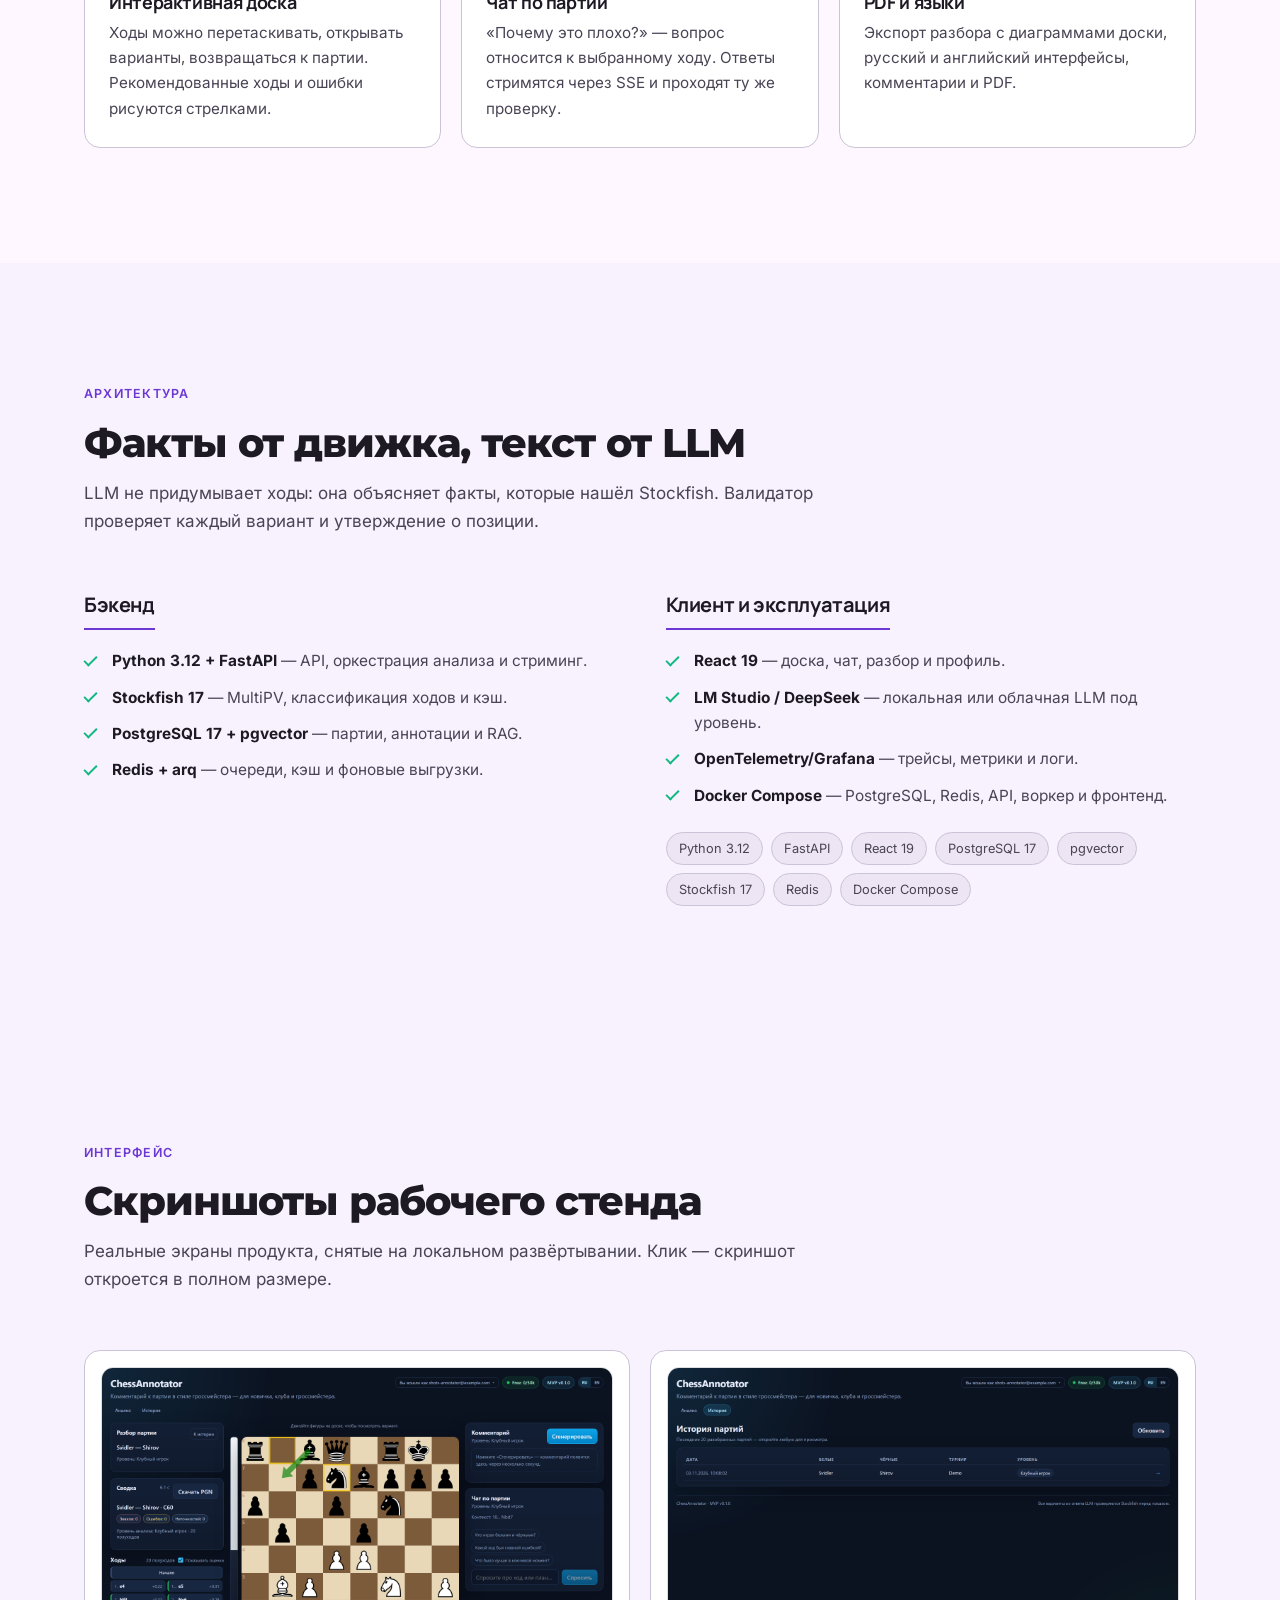
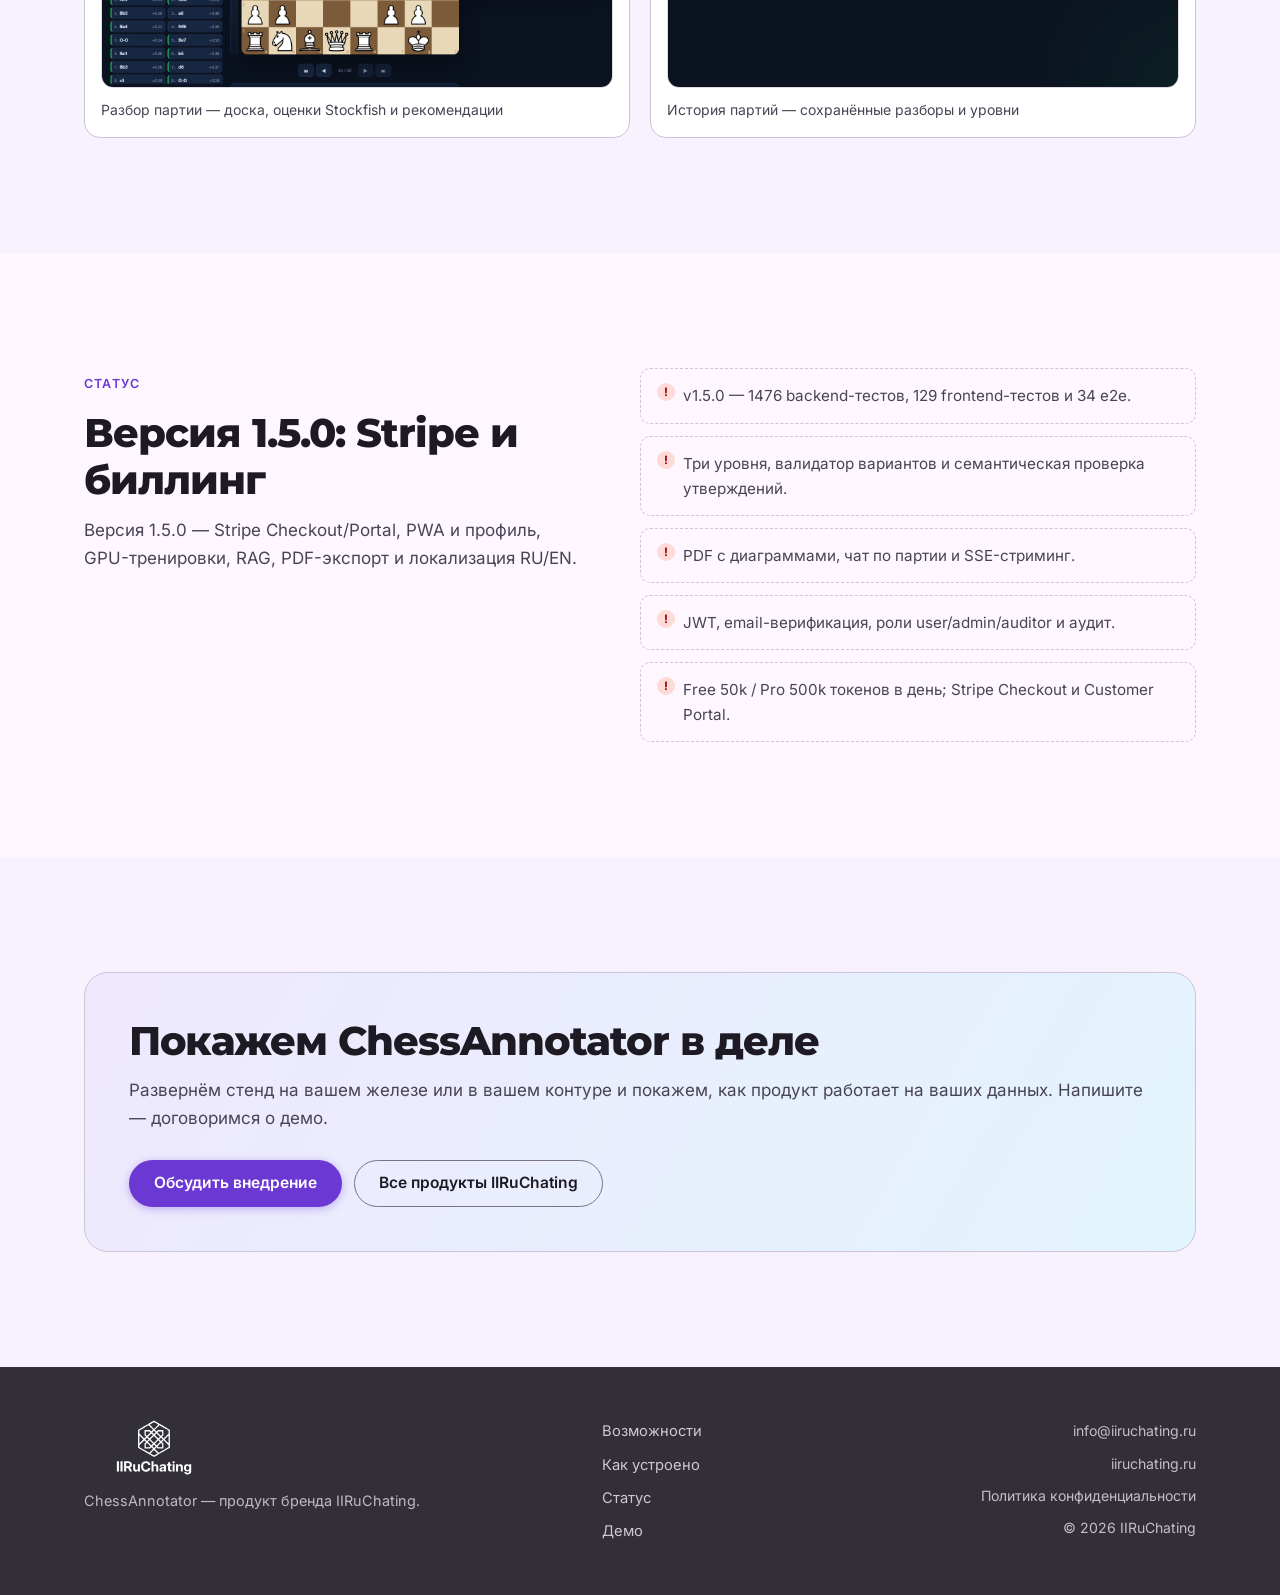
<file: chessannotator/index.html>
<!DOCTYPE html>
<html lang="ru">
<head>
<meta charset="utf-8" />
<meta name="viewport" content="width=device-width, initial-scale=1" />
<title>ChessAnnotator — Разбор шахматных партий с AI</title>
<meta name="description" content="Загрузите PGN — получите разбор уровня гроссмейстера под ваш уровень. Stockfish находит факты, LLM пишет текст, валидатор проверяет варианты." />
<meta name="keywords" content="ChessAnnotator, Разбор шахматных партий с AI, IIRuChating, on-premise, локальный AI" />
<link rel="canonical" href="https://iiruchating.ru/chessannotator/" />

<meta property="og:type" content="website" />
<meta property="og:site_name" content="ChessAnnotator" />
<meta property="og:locale" content="ru_RU" />
<meta property="og:url" content="https://iiruchating.ru/chessannotator/" />
<meta property="og:title" content="ChessAnnotator — Разбор шахматных партий с AI" />
<meta property="og:description" content="Загрузите PGN — получите разбор уровня гроссмейстера под ваш уровень. Stockfish находит факты, LLM пишет текст, валидатор проверяет варианты." />
<meta property="og:image" content="https://iiruchating.ru/chessannotator/assets/img/screens/analysis.png" />
<meta name="twitter:card" content="summary" />

<script type="application/ld+json">
{
  "@context": "https://schema.org",
  "@graph": [
    {
      "@type": "SoftwareApplication",
      "name": "ChessAnnotator",
      "description": "Загрузите PGN — получите разбор уровня гроссмейстера под ваш уровень. Stockfish находит факты, LLM пишет текст, валидатор проверяет варианты.",
      "url": "https://iiruchating.ru/chessannotator/",
      "applicationCategory": "GameApplication",
      "operatingSystem": "Linux, Windows, Docker",
      "inLanguage": "ru",
      "publisher": {
        "@type": "Organization",
        "name": "IIRuChating",
        "url": "https://iiruchating.ru/"
      }
    },
    {
      "@type": "BreadcrumbList",
      "itemListElement": [
        {
          "@type": "ListItem",
          "position": 1,
          "name": "IIRuChating",
          "item": "https://iiruchating.ru/"
        },
        {
          "@type": "ListItem",
          "position": 2,
          "name": "ChessAnnotator",
          "item": "https://iiruchating.ru/chessannotator/"
        }
      ]
    }
  ]
}
</script>

<link rel="icon" type="image/svg+xml" href="assets/img/favicon.svg" />
<link rel="icon" href="assets/img/favicon.ico" sizes="32x32" />
<link rel="apple-touch-icon" href="assets/img/apple-touch-icon.png" />
<link rel="manifest" href="assets/img/web-app-manifest.json" />

<link rel="preload" as="font" type="font/woff2" href="assets/fonts/Inter-cyrillic.woff2" crossorigin />
<link rel="preload" as="font" type="font/woff2" href="assets/fonts/Manrope-cyrillic.woff2" crossorigin />
<link rel="stylesheet" href="assets/css/fonts.css" />
<link rel="stylesheet" href="assets/css/theme-m3.css" />
<link rel="stylesheet" href="assets/css/styles.css" />
<link rel="stylesheet" href="assets/css/screenshots.css" />
</head>
<body>
<a class="skip-link" href="#main">Перейти к содержимому</a>

<header class="site-header" id="top">
  <div class="container header__inner">
    <a class="brand brand--product" href="#top" aria-label="ChessAnnotator — на главную">
      <img class="brand__icon plogo" src="assets/img/products/chessannotator.svg" alt="ChessAnnotator" width="64" height="64" />
      <span class="brand__name">ChessAnnotator</span>
    </a>

    <nav class="nav" id="nav" aria-label="Основная навигация">
      <a class="nav__link" href="#features">Возможности</a>
      <a class="nav__link" href="#tech">Как устроено</a>
      <a class="nav__link" href="#status">Статус</a>
      <a class="nav__link" href="#cta">Демо</a>
    </nav>

    <div class="header__actions">
      <button class="icon-btn" id="theme-toggle" type="button" aria-label="Переключить тему" title="Переключить тему">
        <svg class="icon icon--sun" viewBox="0 0 24 24" aria-hidden="true"><circle cx="12" cy="12" r="4.5"/><path d="M12 2v3M12 19v3M2 12h3M19 12h3M4.9 4.9l2.1 2.1M17 17l2.1 2.1M19.1 4.9L17 7M7 17l-2.1 2.1"/></svg>
        <svg class="icon icon--moon" viewBox="0 0 24 24" aria-hidden="true"><path d="M20 14.5A8.5 8.5 0 1 1 9.5 4a7 7 0 0 0 10.5 10.5Z"/></svg>
      </button>
      <a class="btn btn--primary btn--sm header__cta" href="mailto:info@iiruchating.ru">Запросить демо</a>
      <button class="icon-btn nav-toggle" id="nav-toggle" type="button" aria-label="Меню" aria-expanded="false" aria-controls="nav">
        <svg class="icon" viewBox="0 0 24 24" aria-hidden="true"><path d="M4 7h16M4 12h16M4 17h16"/></svg>
      </button>
    </div>
  </div>
</header>

<main id="main">

  <section class="hero">
    <div class="hero__bg" aria-hidden="true"></div>
    <div class="container hero__inner">
      <div class="hero__content">
        <p class="eyebrow"><span class="dot"></span>ChessAnnotator · v1.5.0</p>
        <h1 class="hero__title">Разбор партии<br /><span class="grad">уровня гроссмейстера</span></h1>
        <p class="hero__lead">Загрузите PGN — получите связный комментарий, адаптированный под ваш уровень: новичок, клубный игрок или гроссмейстер. Stockfish находит факты, LLM пишет текст, валидатор проверяет каждый вариант.</p>

        <div class="hero__actions">
          <a class="btn btn--primary" href="#screens">Как это устроено</a>
          <a class="btn btn--ghost" href="https://iiruchating.ru/">
            <svg class="icon" viewBox="0 0 24 24" aria-hidden="true"><path d="M12 2 4 6v6c0 5 3.4 9 8 10 4.6-1 8-5 8-10V6z"/></svg>
            Все продукты IIRuChating
          </a>
        </div>

        <ul class="hero__stats">
          <li><b>3</b><span>уровня разбора</span></li>
          <li><b>Stockfish 17</b><span>проверка каждого варианта</span></li>
          <li><b>RU/EN</b><span>интерфейс, комментарии и PDF</span></li>
        </ul>
      </div>

      <div class="hero__visual" aria-hidden="true">
        <div class="pmark">
          <img class="pmark__logo plogo" src="assets/img/products/chessannotator.svg" alt="" width="120" height="120" />
          <div class="pmark__body">
            <b>ChessAnnotator</b>
            <span>Разбор шахматных партий с AI</span>
            <div class="pmark__chips">
              <span class="stack-chip">Python 3.12</span>
              <span class="stack-chip">FastAPI</span>
              <span class="stack-chip">React 19</span>
              <span class="stack-chip">PostgreSQL 17</span>
            </div>
          </div>
        </div>
      </div>
    </div>
  </section>

  <section class="section" id="features">
    <div class="container">
      <div class="section__head">
        <p class="eyebrow">Возможности</p>
        <h2 class="section__title">ChessAnnotator</h2>
        <p class="section__lead">Загрузите PGN — получите связный комментарий, адаптированный под ваш уровень: новичок, клубный игрок или гроссмейстер. Stockfish находит факты, LLM пишет текст, валидатор проверяет каждый вариант.</p>
      </div>

      <div class="cards">
        <article class="card reveal">
          <div class="card__icon"><svg class="icon" viewBox="0 0 24 24" aria-hidden="true"><path d="M12 2 4 6v6c0 5 3.4 9 8 10 4.6-1 8-5 8-10V6z"/></svg></div>
          <h3>Три уровня</h3>
          <p>Новичок — простой язык и базовые принципы. Клубный игрок — тактика, стратегия и альтернативы. Гроссмейстер — профессиональная терминология и исторический контекст.</p>
        </article>
        <article class="card reveal">
          <div class="card__icon"><svg class="icon" viewBox="0 0 24 24" aria-hidden="true"><path d="M12 2 4 6v6c0 5 3.4 9 8 10 4.6-1 8-5 8-10V6z"/></svg></div>
          <h3>Гибридный анализ</h3>
          <p>Stockfish 17 даёт оценки и варианты, база аннотированных партий — контекст, LLM превращает факты в связный комментарий.</p>
        </article>
        <article class="card reveal">
          <div class="card__icon"><svg class="icon" viewBox="0 0 24 24" aria-hidden="true"><path d="M12 2 4 6v6c0 5 3.4 9 8 10 4.6-1 8-5 8-10V6z"/></svg></div>
          <h3>Валидатор</h3>
          <p>Каждый вариант из ответа LLM прогоняется обратно через движок. Нелегальные и ошибочные ходы отбрасываются, текст переписывается.</p>
        </article>
        <article class="card reveal">
          <div class="card__icon"><svg class="icon" viewBox="0 0 24 24" aria-hidden="true"><path d="M12 2 4 6v6c0 5 3.4 9 8 10 4.6-1 8-5 8-10V6z"/></svg></div>
          <h3>Интерактивная доска</h3>
          <p>Ходы можно перетаскивать, открывать варианты, возвращаться к партии. Рекомендованные ходы и ошибки рисуются стрелками.</p>
        </article>
        <article class="card reveal">
          <div class="card__icon"><svg class="icon" viewBox="0 0 24 24" aria-hidden="true"><path d="M12 2 4 6v6c0 5 3.4 9 8 10 4.6-1 8-5 8-10V6z"/></svg></div>
          <h3>Чат по партии</h3>
          <p>«Почему это плохо?» — вопрос относится к выбранному ходу. Ответы стримятся через SSE и проходят ту же проверку.</p>
        </article>
        <article class="card reveal">
          <div class="card__icon"><svg class="icon" viewBox="0 0 24 24" aria-hidden="true"><path d="M12 2 4 6v6c0 5 3.4 9 8 10 4.6-1 8-5 8-10V6z"/></svg></div>
          <h3>PDF и языки</h3>
          <p>Экспорт разбора с диаграммами доски, русский и английский интерфейсы, комментарии и PDF.</p>
        </article>
      </div>
    </div>
  </section>

  <section class="section section--alt" id="tech">
    <div class="container">
      <div class="section__head">
        <p class="eyebrow">Архитектура</p>
        <h2 class="section__title">Факты от движка, текст от LLM</h2>
        <p class="section__lead">LLM не придумывает ходы: она объясняет факты, которые нашёл Stockfish. Валидатор проверяет каждый вариант и утверждение о позиции.</p>
      </div>

      <div class="split">
        <div class="split__col">
          <h3 class="split__title">Бэкенд</h3>
          <ul class="checklist">
            <li><b>Python 3.12 + FastAPI</b> — API, оркестрация анализа и стриминг.</li>
            <li><b>Stockfish 17</b> — MultiPV, классификация ходов и кэш.</li>
            <li><b>PostgreSQL 17 + pgvector</b> — партии, аннотации и RAG.</li>
            <li><b>Redis + arq</b> — очереди, кэш и фоновые выгрузки.</li>
          </ul>
        </div>
        <div class="split__col">
          <h3 class="split__title">Клиент и эксплуатация</h3>
          <ul class="checklist">
            <li><b>React 19</b> — доска, чат, разбор и профиль.</li>
            <li><b>LM Studio / DeepSeek</b> — локальная или облачная LLM под уровень.</li>
            <li><b>OpenTelemetry/Grafana</b> — трейсы, метрики и логи.</li>
            <li><b>Docker Compose</b> — PostgreSQL, Redis, API, воркер и фронтенд.</li>
          </ul>
          <div class="stack-chips">
            <span class="stack-chip">Python 3.12</span>
            <span class="stack-chip">FastAPI</span>
            <span class="stack-chip">React 19</span>
            <span class="stack-chip">PostgreSQL 17</span>
            <span class="stack-chip">pgvector</span>
            <span class="stack-chip">Stockfish 17</span>
            <span class="stack-chip">Redis</span>
            <span class="stack-chip">Docker Compose</span>
          </div>
        </div>
      </div>
    </div>
  </section>

    <section class="section section--alt" id="screens">
    <div class="container">
      <div class="section__head">
        <p class="eyebrow">Интерфейс</p>
        <h2 class="section__title">Скриншоты рабочего стенда</h2>
        <p class="section__lead">Реальные экраны продукта, снятые на локальном развёртывании.
        Клик — скриншот откроется в полном размере.</p>
      </div>

      <div class="cards shots">
        <article class="card reveal">
          <figure>
            <a href="assets/img/screens/analysis.png" target="_blank" rel="noopener">
              <img src="assets/img/screens/analysis.png" width="1440" height="900" loading="lazy"
                   alt="Скриншот ChessAnnotator: Разбор партии — доска, оценки Stockfish и рекомендации" />
            </a>
            <figcaption>Разбор партии — доска, оценки Stockfish и рекомендации</figcaption>
          </figure>
        </article>
        <article class="card reveal">
          <figure>
            <a href="assets/img/screens/history.png" target="_blank" rel="noopener">
              <img src="assets/img/screens/history.png" width="1440" height="900" loading="lazy"
                   alt="Скриншот ChessAnnotator: История партий — сохранённые разборы и уровни" />
            </a>
            <figcaption>История партий — сохранённые разборы и уровни</figcaption>
          </figure>
        </article>
      </div>
    </div>
  </section>

  <section class="section" id="status">
    <div class="container">
      <div class="limits reveal">
        <div>
          <p class="eyebrow">Статус</p>
          <h2 class="section__title">Версия 1.5.0: Stripe и биллинг</h2>
          <p class="section__lead">Версия 1.5.0 — Stripe Checkout/Portal, PWA и профиль, GPU-тренировки, RAG, PDF-экспорт и локализация RU/EN.</p>
        </div>
        <ul class="limits__list">
          <li>v1.5.0 — 1476 backend-тестов, 129 frontend-тестов и 34 e2e.</li>
          <li>Три уровня, валидатор вариантов и семантическая проверка утверждений.</li>
          <li>PDF с диаграммами, чат по партии и SSE-стриминг.</li>
          <li>JWT, email-верификация, роли user/admin/auditor и аудит.</li>
          <li>Free 50k / Pro 500k токенов в день; Stripe Checkout и Customer Portal.</li>
        </ul>
      </div>
    </div>
  </section>

  <section class="section section--alt" id="cta">
    <div class="container">
      <div class="cta reveal">
        <div>
          <h2 class="section__title">Покажем ChessAnnotator в деле</h2>
          <p class="section__lead">
            Развернём стенд на вашем железе или в вашем контуре и покажем, как продукт работает на ваших данных. Напишите — договоримся о демо.
          </p>
        </div>
        <div class="cta__actions">
          <a class="btn btn--primary" href="mailto:info@iiruchating.ru">Обсудить внедрение</a>
          <a class="btn btn--ghost" href="https://iiruchating.ru/">Все продукты IIRuChating</a>
        </div>
      </div>
    </div>
  </section>
</main>

<footer class="site-footer">
  <div class="container footer__inner">
    <div class="footer__brand">
      <img class="footer__logo" src="assets/img/logo-full.svg" alt="IIRuChating" width="240" height="96" />
      <p>ChessAnnotator — продукт бренда IIRuChating.</p>
    </div>
    <nav class="footer__nav" aria-label="Навигация в подвале">
      <a href="#features">Возможности</a>
      <a href="#tech">Как устроено</a>
      <a href="#status">Статус</a>
      <a href="#cta">Демо</a>
    </nav>
    <div class="footer__meta">
      <a href="mailto:info@iiruchating.ru">info@iiruchating.ru</a>
      <a href="https://iiruchating.ru/">iiruchating.ru</a>
      <a href="https://iiruchating.ru/privacy/">Политика конфиденциальности</a>
      <span>© 2026 IIRuChating</span>
    </div>
  </div>
</footer>

<script src="assets/js/main.js" defer></script>
<script src="/assets/js/consent.js" defer></script>
</body>
</html>
</file>
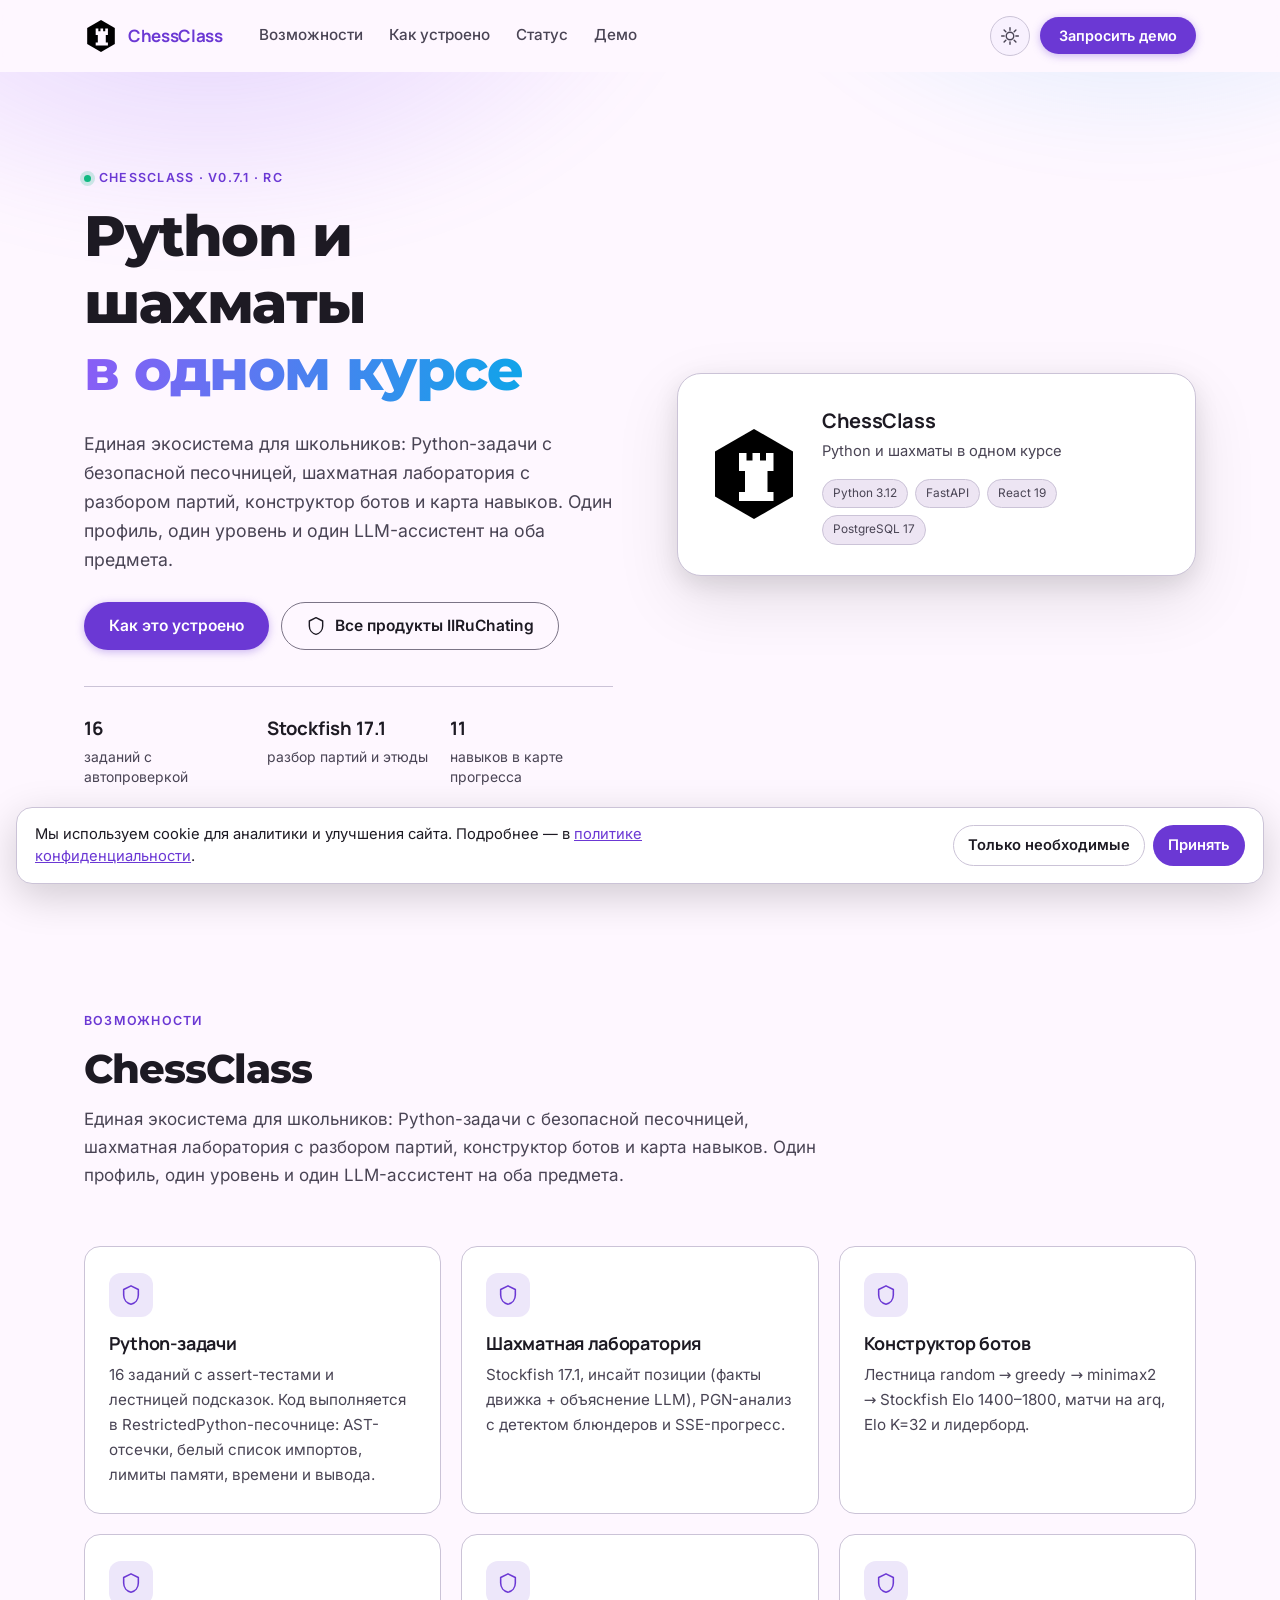
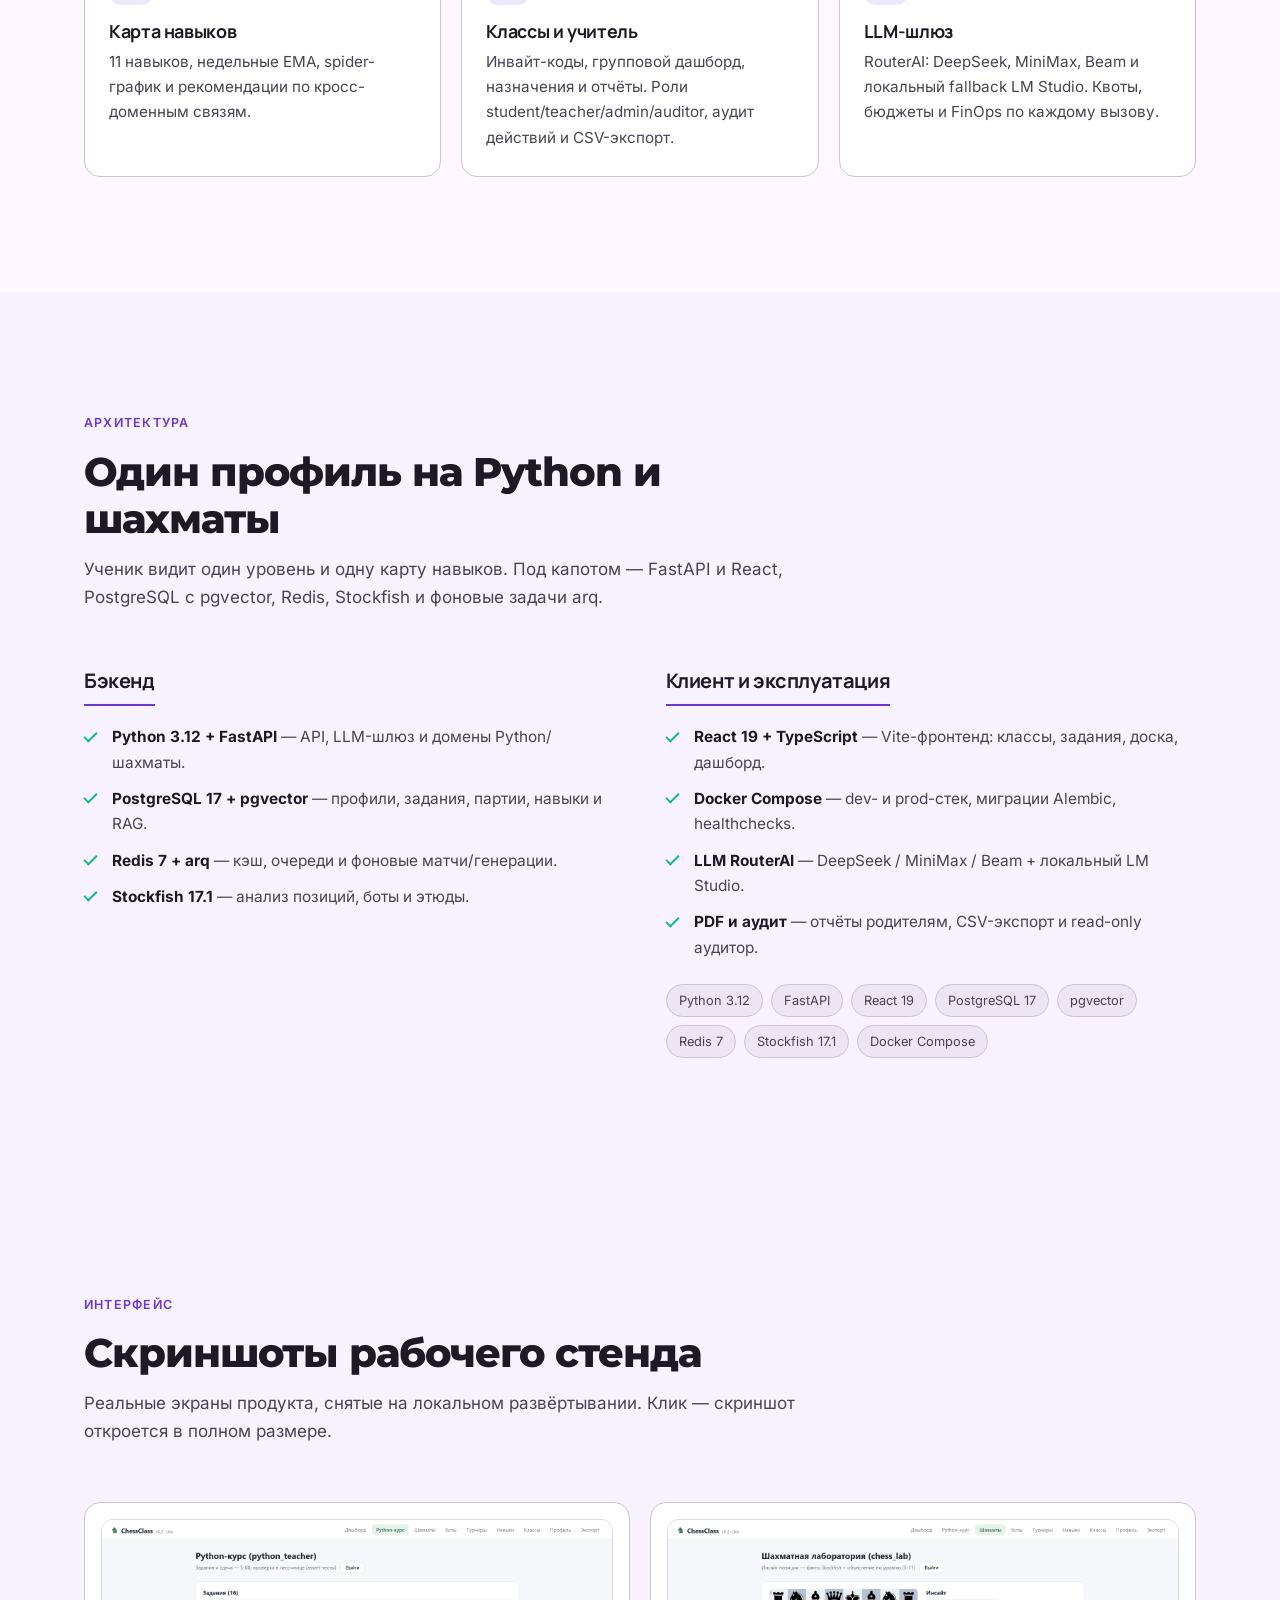
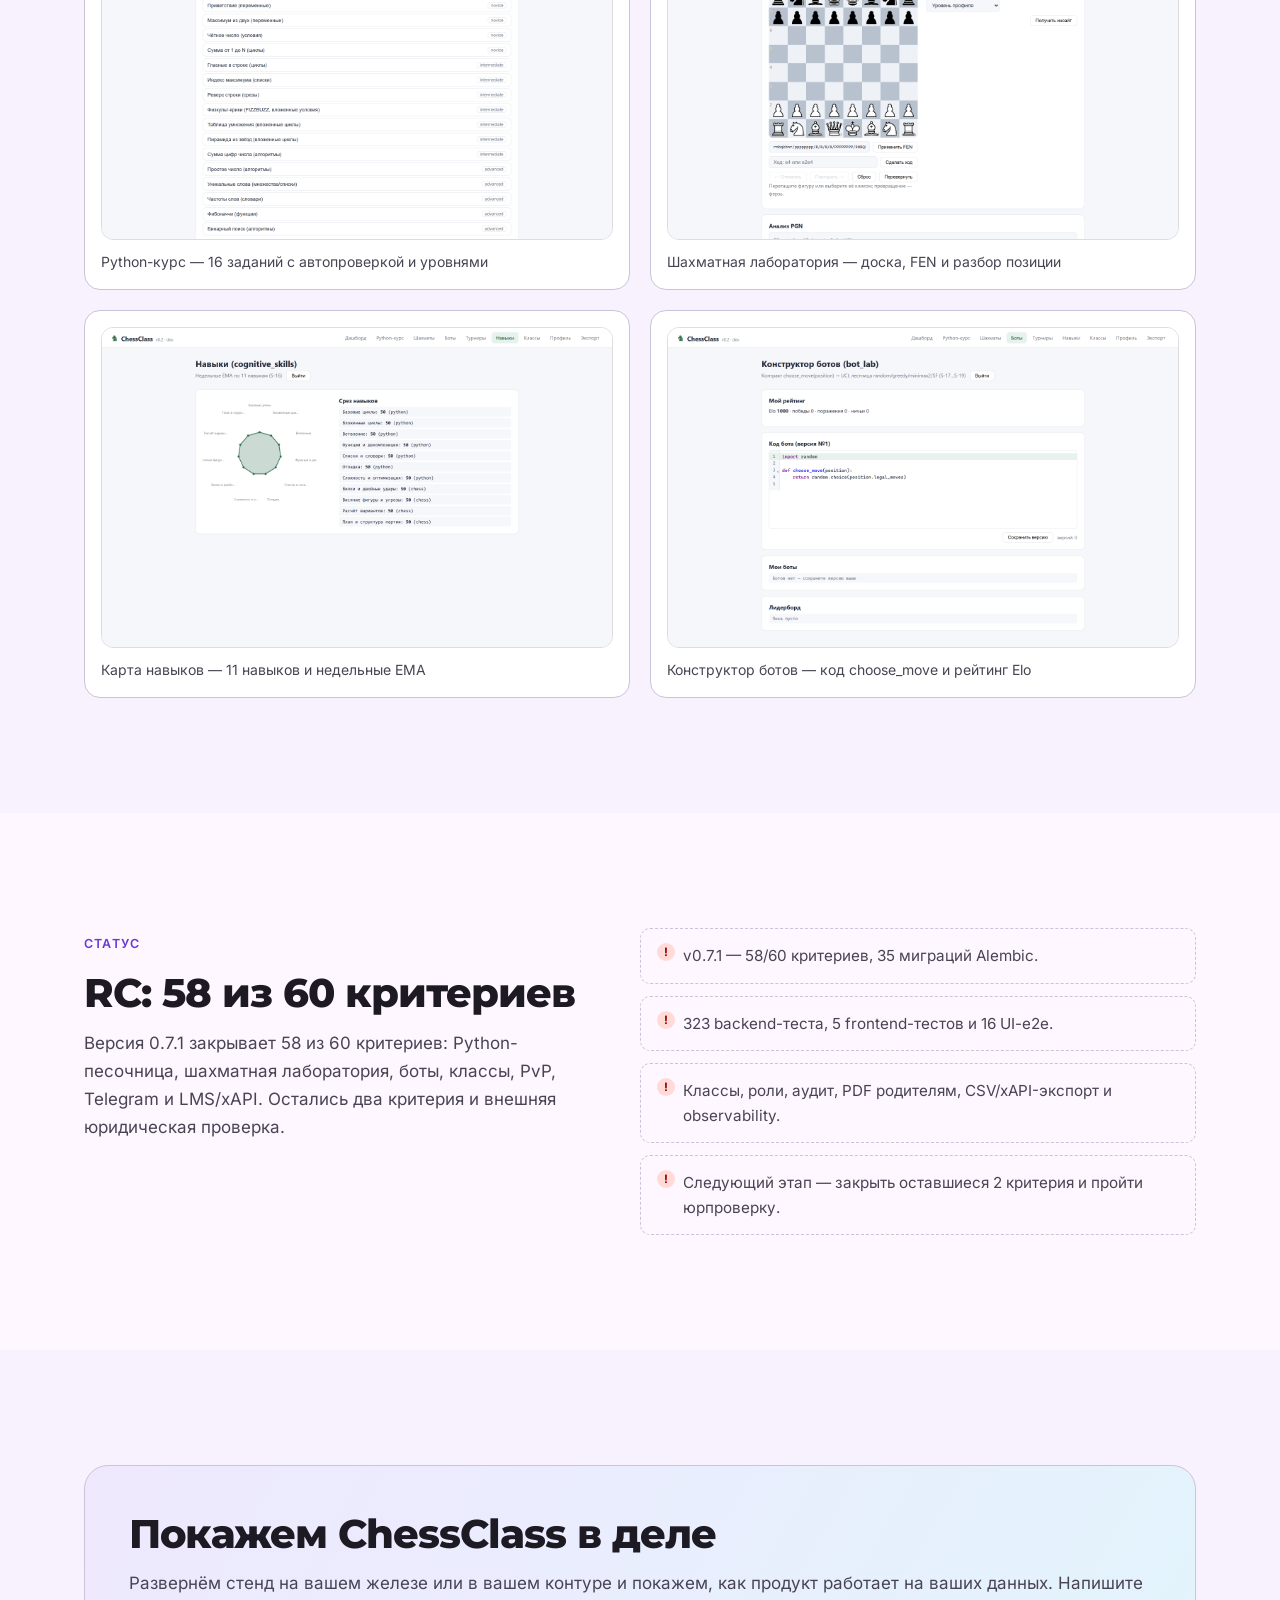
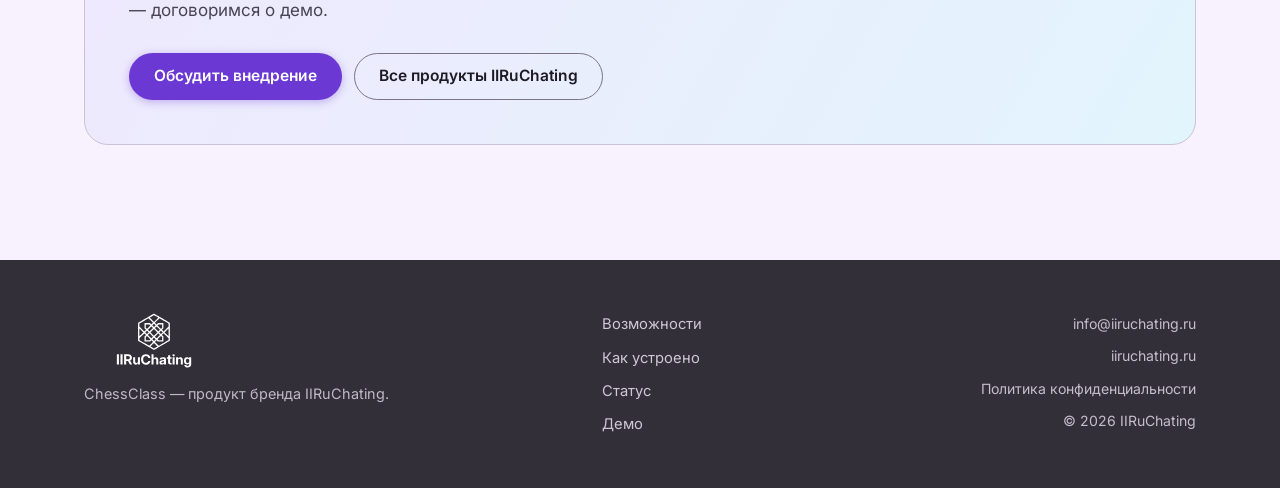
<file: chessclass/index.html>
<!DOCTYPE html>
<html lang="ru">
<head>
<meta charset="utf-8" />
<meta name="viewport" content="width=device-width, initial-scale=1" />
<title>ChessClass — Python и шахматы в одном курсе</title>
<meta name="description" content="Python и шахматы в одном курсе: задачи с автопроверкой, разбор партий на Stockfish, боты, турниры и карта навыков. Пилот для школ и кружков." />
<meta name="keywords" content="ChessClass, Python и шахматы в одном курсе, IIRuChating, on-premise, локальный AI" />
<link rel="canonical" href="https://iiruchating.ru/chessclass/" />

<meta property="og:type" content="website" />
<meta property="og:site_name" content="ChessClass" />
<meta property="og:locale" content="ru_RU" />
<meta property="og:url" content="https://iiruchating.ru/chessclass/" />
<meta property="og:title" content="ChessClass — Python и шахматы в одном курсе" />
<meta property="og:description" content="Python и шахматы в одном курсе: задачи с автопроверкой, разбор партий на Stockfish, боты, турниры и карта навыков. Пилот для школ и кружков." />
<meta property="og:image" content="https://iiruchating.ru/chessclass/assets/img/screens/python.png" />
<meta name="twitter:card" content="summary" />

<script type="application/ld+json">
{
  "@context": "https://schema.org",
  "@graph": [
    {
      "@type": "SoftwareApplication",
      "name": "ChessClass",
      "description": "Python и шахматы в одном курсе: задачи с автопроверкой, разбор партий на Stockfish, боты, турниры и карта навыков. Пилот для школ и кружков.",
      "url": "https://iiruchating.ru/chessclass/",
      "applicationCategory": "EducationalApplication",
      "operatingSystem": "Linux, Windows, Docker",
      "inLanguage": "ru",
      "publisher": {
        "@type": "Organization",
        "name": "IIRuChating",
        "url": "https://iiruchating.ru/"
      }
    },
    {
      "@type": "BreadcrumbList",
      "itemListElement": [
        {
          "@type": "ListItem",
          "position": 1,
          "name": "IIRuChating",
          "item": "https://iiruchating.ru/"
        },
        {
          "@type": "ListItem",
          "position": 2,
          "name": "ChessClass",
          "item": "https://iiruchating.ru/chessclass/"
        }
      ]
    }
  ]
}
</script>

<link rel="icon" type="image/svg+xml" href="assets/img/favicon.svg" />
<link rel="icon" href="assets/img/favicon.ico" sizes="32x32" />
<link rel="apple-touch-icon" href="assets/img/apple-touch-icon.png" />
<link rel="manifest" href="assets/img/web-app-manifest.json" />

<link rel="preload" as="font" type="font/woff2" href="assets/fonts/Inter-cyrillic.woff2" crossorigin />
<link rel="preload" as="font" type="font/woff2" href="assets/fonts/Manrope-cyrillic.woff2" crossorigin />
<link rel="stylesheet" href="assets/css/fonts.css" />
<link rel="stylesheet" href="assets/css/theme-m3.css" />
<link rel="stylesheet" href="assets/css/styles.css" />
<link rel="stylesheet" href="assets/css/screenshots.css" />
</head>
<body>
<a class="skip-link" href="#main">Перейти к содержимому</a>

<header class="site-header" id="top">
  <div class="container header__inner">
    <a class="brand brand--product" href="#top" aria-label="ChessClass — на главную">
      <img class="brand__icon plogo" src="assets/img/products/chessclass.svg" alt="ChessClass" width="64" height="64" />
      <span class="brand__name">ChessClass</span>
    </a>

    <nav class="nav" id="nav" aria-label="Основная навигация">
      <a class="nav__link" href="#features">Возможности</a>
      <a class="nav__link" href="#tech">Как устроено</a>
      <a class="nav__link" href="#status">Статус</a>
      <a class="nav__link" href="#cta">Демо</a>
    </nav>

    <div class="header__actions">
      <button class="icon-btn" id="theme-toggle" type="button" aria-label="Переключить тему" title="Переключить тему">
        <svg class="icon icon--sun" viewBox="0 0 24 24" aria-hidden="true"><circle cx="12" cy="12" r="4.5"/><path d="M12 2v3M12 19v3M2 12h3M19 12h3M4.9 4.9l2.1 2.1M17 17l2.1 2.1M19.1 4.9L17 7M7 17l-2.1 2.1"/></svg>
        <svg class="icon icon--moon" viewBox="0 0 24 24" aria-hidden="true"><path d="M20 14.5A8.5 8.5 0 1 1 9.5 4a7 7 0 0 0 10.5 10.5Z"/></svg>
      </button>
      <a class="btn btn--primary btn--sm header__cta" href="mailto:info@iiruchating.ru">Запросить демо</a>
      <button class="icon-btn nav-toggle" id="nav-toggle" type="button" aria-label="Меню" aria-expanded="false" aria-controls="nav">
        <svg class="icon" viewBox="0 0 24 24" aria-hidden="true"><path d="M4 7h16M4 12h16M4 17h16"/></svg>
      </button>
    </div>
  </div>
</header>

<main id="main">

  <section class="hero">
    <div class="hero__bg" aria-hidden="true"></div>
    <div class="container hero__inner">
      <div class="hero__content">
        <p class="eyebrow"><span class="dot"></span>ChessClass · v0.7.1 · RC</p>
        <h1 class="hero__title">Python и шахматы<br /><span class="grad">в одном курсе</span></h1>
        <p class="hero__lead">Единая экосистема для школьников: Python-задачи с безопасной песочницей, шахматная лаборатория с разбором партий, конструктор ботов и карта навыков. Один профиль, один уровень и один LLM-ассистент на оба предмета.</p>

        <div class="hero__actions">
          <a class="btn btn--primary" href="#screens">Как это устроено</a>
          <a class="btn btn--ghost" href="https://iiruchating.ru/">
            <svg class="icon" viewBox="0 0 24 24" aria-hidden="true"><path d="M12 2 4 6v6c0 5 3.4 9 8 10 4.6-1 8-5 8-10V6z"/></svg>
            Все продукты IIRuChating
          </a>
        </div>

        <ul class="hero__stats">
          <li><b>16</b><span>заданий с автопроверкой</span></li>
          <li><b>Stockfish 17.1</b><span>разбор партий и этюды</span></li>
          <li><b>11</b><span>навыков в карте прогресса</span></li>
        </ul>
      </div>

      <div class="hero__visual" aria-hidden="true">
        <div class="pmark">
          <img class="pmark__logo plogo" src="assets/img/products/chessclass.svg" alt="" width="120" height="120" />
          <div class="pmark__body">
            <b>ChessClass</b>
            <span>Python и шахматы в одном курсе</span>
            <div class="pmark__chips">
              <span class="stack-chip">Python 3.12</span>
              <span class="stack-chip">FastAPI</span>
              <span class="stack-chip">React 19</span>
              <span class="stack-chip">PostgreSQL 17</span>
            </div>
          </div>
        </div>
      </div>
    </div>
  </section>

  <section class="section" id="features">
    <div class="container">
      <div class="section__head">
        <p class="eyebrow">Возможности</p>
        <h2 class="section__title">ChessClass</h2>
        <p class="section__lead">Единая экосистема для школьников: Python-задачи с безопасной песочницей, шахматная лаборатория с разбором партий, конструктор ботов и карта навыков. Один профиль, один уровень и один LLM-ассистент на оба предмета.</p>
      </div>

      <div class="cards">
        <article class="card reveal">
          <div class="card__icon"><svg class="icon" viewBox="0 0 24 24" aria-hidden="true"><path d="M12 2 4 6v6c0 5 3.4 9 8 10 4.6-1 8-5 8-10V6z"/></svg></div>
          <h3>Python-задачи</h3>
          <p>16 заданий с assert-тестами и лестницей подсказок. Код выполняется в RestrictedPython-песочнице: AST-отсечки, белый список импортов, лимиты памяти, времени и вывода.</p>
        </article>
        <article class="card reveal">
          <div class="card__icon"><svg class="icon" viewBox="0 0 24 24" aria-hidden="true"><path d="M12 2 4 6v6c0 5 3.4 9 8 10 4.6-1 8-5 8-10V6z"/></svg></div>
          <h3>Шахматная лаборатория</h3>
          <p>Stockfish 17.1, инсайт позиции (факты движка + объяснение LLM), PGN-анализ с детектом блюндеров и SSE-прогресс.</p>
        </article>
        <article class="card reveal">
          <div class="card__icon"><svg class="icon" viewBox="0 0 24 24" aria-hidden="true"><path d="M12 2 4 6v6c0 5 3.4 9 8 10 4.6-1 8-5 8-10V6z"/></svg></div>
          <h3>Конструктор ботов</h3>
          <p>Лестница random → greedy → minimax2 → Stockfish Elo 1400–1800, матчи на arq, Elo K=32 и лидерборд.</p>
        </article>
        <article class="card reveal">
          <div class="card__icon"><svg class="icon" viewBox="0 0 24 24" aria-hidden="true"><path d="M12 2 4 6v6c0 5 3.4 9 8 10 4.6-1 8-5 8-10V6z"/></svg></div>
          <h3>Карта навыков</h3>
          <p>11 навыков, недельные EMA, spider-график и рекомендации по кросс-доменным связям.</p>
        </article>
        <article class="card reveal">
          <div class="card__icon"><svg class="icon" viewBox="0 0 24 24" aria-hidden="true"><path d="M12 2 4 6v6c0 5 3.4 9 8 10 4.6-1 8-5 8-10V6z"/></svg></div>
          <h3>Классы и учитель</h3>
          <p>Инвайт-коды, групповой дашборд, назначения и отчёты. Роли student/teacher/admin/auditor, аудит действий и CSV-экспорт.</p>
        </article>
        <article class="card reveal">
          <div class="card__icon"><svg class="icon" viewBox="0 0 24 24" aria-hidden="true"><path d="M12 2 4 6v6c0 5 3.4 9 8 10 4.6-1 8-5 8-10V6z"/></svg></div>
          <h3>LLM-шлюз</h3>
          <p>RouterAI: DeepSeek, MiniMax, Beam и локальный fallback LM Studio. Квоты, бюджеты и FinOps по каждому вызову.</p>
        </article>
      </div>
    </div>
  </section>

  <section class="section section--alt" id="tech">
    <div class="container">
      <div class="section__head">
        <p class="eyebrow">Архитектура</p>
        <h2 class="section__title">Один профиль на Python и шахматы</h2>
        <p class="section__lead">Ученик видит один уровень и одну карту навыков. Под капотом — FastAPI и React, PostgreSQL с pgvector, Redis, Stockfish и фоновые задачи arq.</p>
      </div>

      <div class="split">
        <div class="split__col">
          <h3 class="split__title">Бэкенд</h3>
          <ul class="checklist">
            <li><b>Python 3.12 + FastAPI</b> — API, LLM-шлюз и домены Python/шахматы.</li>
            <li><b>PostgreSQL 17 + pgvector</b> — профили, задания, партии, навыки и RAG.</li>
            <li><b>Redis 7 + arq</b> — кэш, очереди и фоновые матчи/генерации.</li>
            <li><b>Stockfish 17.1</b> — анализ позиций, боты и этюды.</li>
          </ul>
        </div>
        <div class="split__col">
          <h3 class="split__title">Клиент и эксплуатация</h3>
          <ul class="checklist">
            <li><b>React 19 + TypeScript</b> — Vite-фронтенд: классы, задания, доска, дашборд.</li>
            <li><b>Docker Compose</b> — dev- и prod-стек, миграции Alembic, healthchecks.</li>
            <li><b>LLM RouterAI</b> — DeepSeek / MiniMax / Beam + локальный LM Studio.</li>
            <li><b>PDF и аудит</b> — отчёты родителям, CSV-экспорт и read-only аудитор.</li>
          </ul>
          <div class="stack-chips">
            <span class="stack-chip">Python 3.12</span>
            <span class="stack-chip">FastAPI</span>
            <span class="stack-chip">React 19</span>
            <span class="stack-chip">PostgreSQL 17</span>
            <span class="stack-chip">pgvector</span>
            <span class="stack-chip">Redis 7</span>
            <span class="stack-chip">Stockfish 17.1</span>
            <span class="stack-chip">Docker Compose</span>
          </div>
        </div>
      </div>
    </div>
  </section>

    <section class="section section--alt" id="screens">
    <div class="container">
      <div class="section__head">
        <p class="eyebrow">Интерфейс</p>
        <h2 class="section__title">Скриншоты рабочего стенда</h2>
        <p class="section__lead">Реальные экраны продукта, снятые на локальном развёртывании.
        Клик — скриншот откроется в полном размере.</p>
      </div>

      <div class="cards shots">
        <article class="card reveal">
          <figure>
            <a href="assets/img/screens/python.png" target="_blank" rel="noopener">
              <img src="assets/img/screens/python.png" width="1440" height="900" loading="lazy"
                   alt="Скриншот ChessClass: Python-курс — 16 заданий с автопроверкой и уровнями" />
            </a>
            <figcaption>Python-курс — 16 заданий с автопроверкой и уровнями</figcaption>
          </figure>
        </article>
        <article class="card reveal">
          <figure>
            <a href="assets/img/screens/chess.png" target="_blank" rel="noopener">
              <img src="assets/img/screens/chess.png" width="1440" height="900" loading="lazy"
                   alt="Скриншот ChessClass: Шахматная лаборатория — доска, FEN и разбор позиции" />
            </a>
            <figcaption>Шахматная лаборатория — доска, FEN и разбор позиции</figcaption>
          </figure>
        </article>
        <article class="card reveal">
          <figure>
            <a href="assets/img/screens/skills.png" target="_blank" rel="noopener">
              <img src="assets/img/screens/skills.png" width="1440" height="900" loading="lazy"
                   alt="Скриншот ChessClass: Карта навыков — 11 навыков и недельные EMA" />
            </a>
            <figcaption>Карта навыков — 11 навыков и недельные EMA</figcaption>
          </figure>
        </article>
        <article class="card reveal">
          <figure>
            <a href="assets/img/screens/bots.png" target="_blank" rel="noopener">
              <img src="assets/img/screens/bots.png" width="1440" height="900" loading="lazy"
                   alt="Скриншот ChessClass: Конструктор ботов — код choose_move и рейтинг Elo" />
            </a>
            <figcaption>Конструктор ботов — код choose_move и рейтинг Elo</figcaption>
          </figure>
        </article>
      </div>
    </div>
  </section>

  <section class="section" id="status">
    <div class="container">
      <div class="limits reveal">
        <div>
          <p class="eyebrow">Статус</p>
          <h2 class="section__title">RC: 58 из 60 критериев</h2>
          <p class="section__lead">Версия 0.7.1 закрывает 58 из 60 критериев: Python-песочница, шахматная лаборатория, боты, классы, PvP, Telegram и LMS/xAPI. Остались два критерия и внешняя юридическая проверка.</p>
        </div>
        <ul class="limits__list">
          <li>v0.7.1 — 58/60 критериев, 35 миграций Alembic.</li>
          <li>323 backend-теста, 5 frontend-тестов и 16 UI-e2e.</li>
          <li>Классы, роли, аудит, PDF родителям, CSV/xAPI-экспорт и observability.</li>
          <li>Следующий этап — закрыть оставшиеся 2 критерия и пройти юрпроверку.</li>
        </ul>
      </div>
    </div>
  </section>

  <section class="section section--alt" id="cta">
    <div class="container">
      <div class="cta reveal">
        <div>
          <h2 class="section__title">Покажем ChessClass в деле</h2>
          <p class="section__lead">
            Развернём стенд на вашем железе или в вашем контуре и покажем, как продукт работает на ваших данных. Напишите — договоримся о демо.
          </p>
        </div>
        <div class="cta__actions">
          <a class="btn btn--primary" href="mailto:info@iiruchating.ru">Обсудить внедрение</a>
          <a class="btn btn--ghost" href="https://iiruchating.ru/">Все продукты IIRuChating</a>
        </div>
      </div>
    </div>
  </section>
</main>

<footer class="site-footer">
  <div class="container footer__inner">
    <div class="footer__brand">
      <img class="footer__logo" src="assets/img/logo-full.svg" alt="IIRuChating" width="240" height="96" />
      <p>ChessClass — продукт бренда IIRuChating.</p>
    </div>
    <nav class="footer__nav" aria-label="Навигация в подвале">
      <a href="#features">Возможности</a>
      <a href="#tech">Как устроено</a>
      <a href="#status">Статус</a>
      <a href="#cta">Демо</a>
    </nav>
    <div class="footer__meta">
      <a href="mailto:info@iiruchating.ru">info@iiruchating.ru</a>
      <a href="https://iiruchating.ru/">iiruchating.ru</a>
      <a href="https://iiruchating.ru/privacy/">Политика конфиденциальности</a>
      <span>© 2026 IIRuChating</span>
    </div>
  </div>
</footer>

<script src="assets/js/main.js" defer></script>
<script src="/assets/js/consent.js" defer></script>
</body>
</html>
</file>
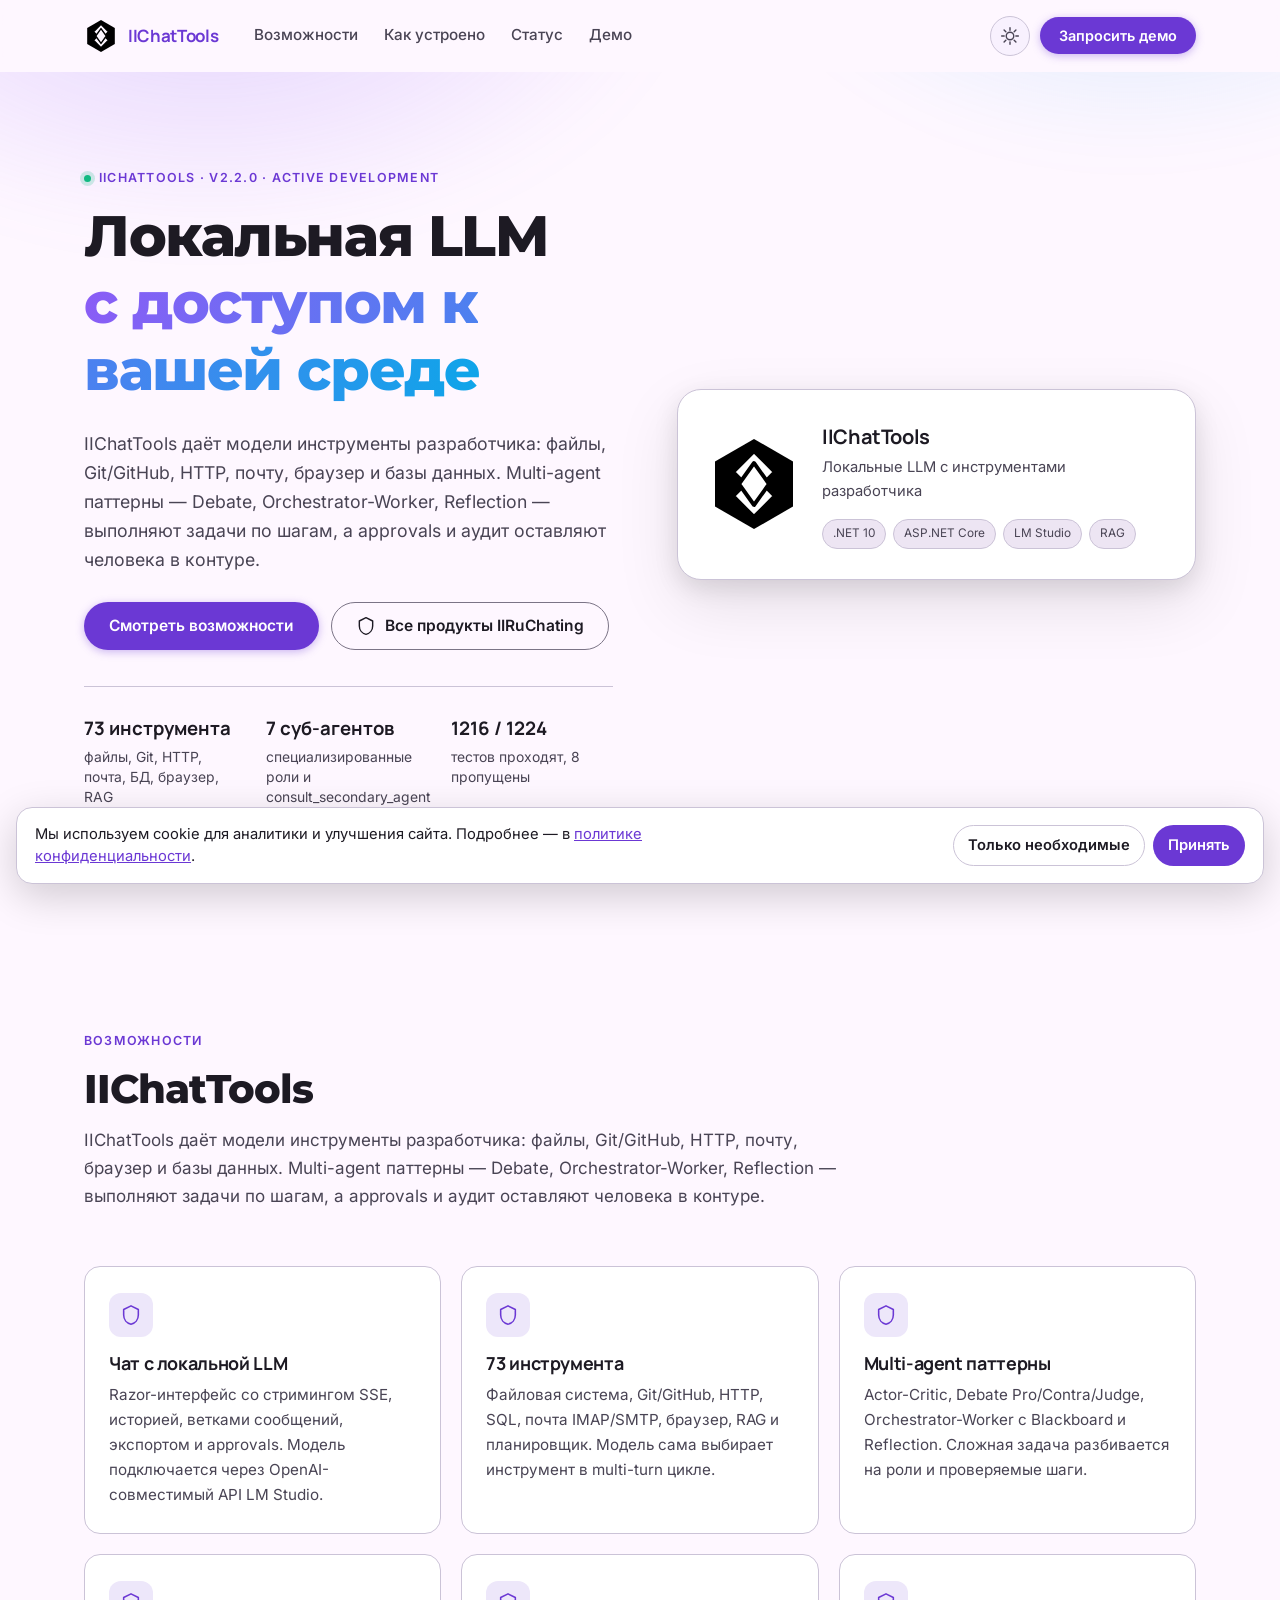
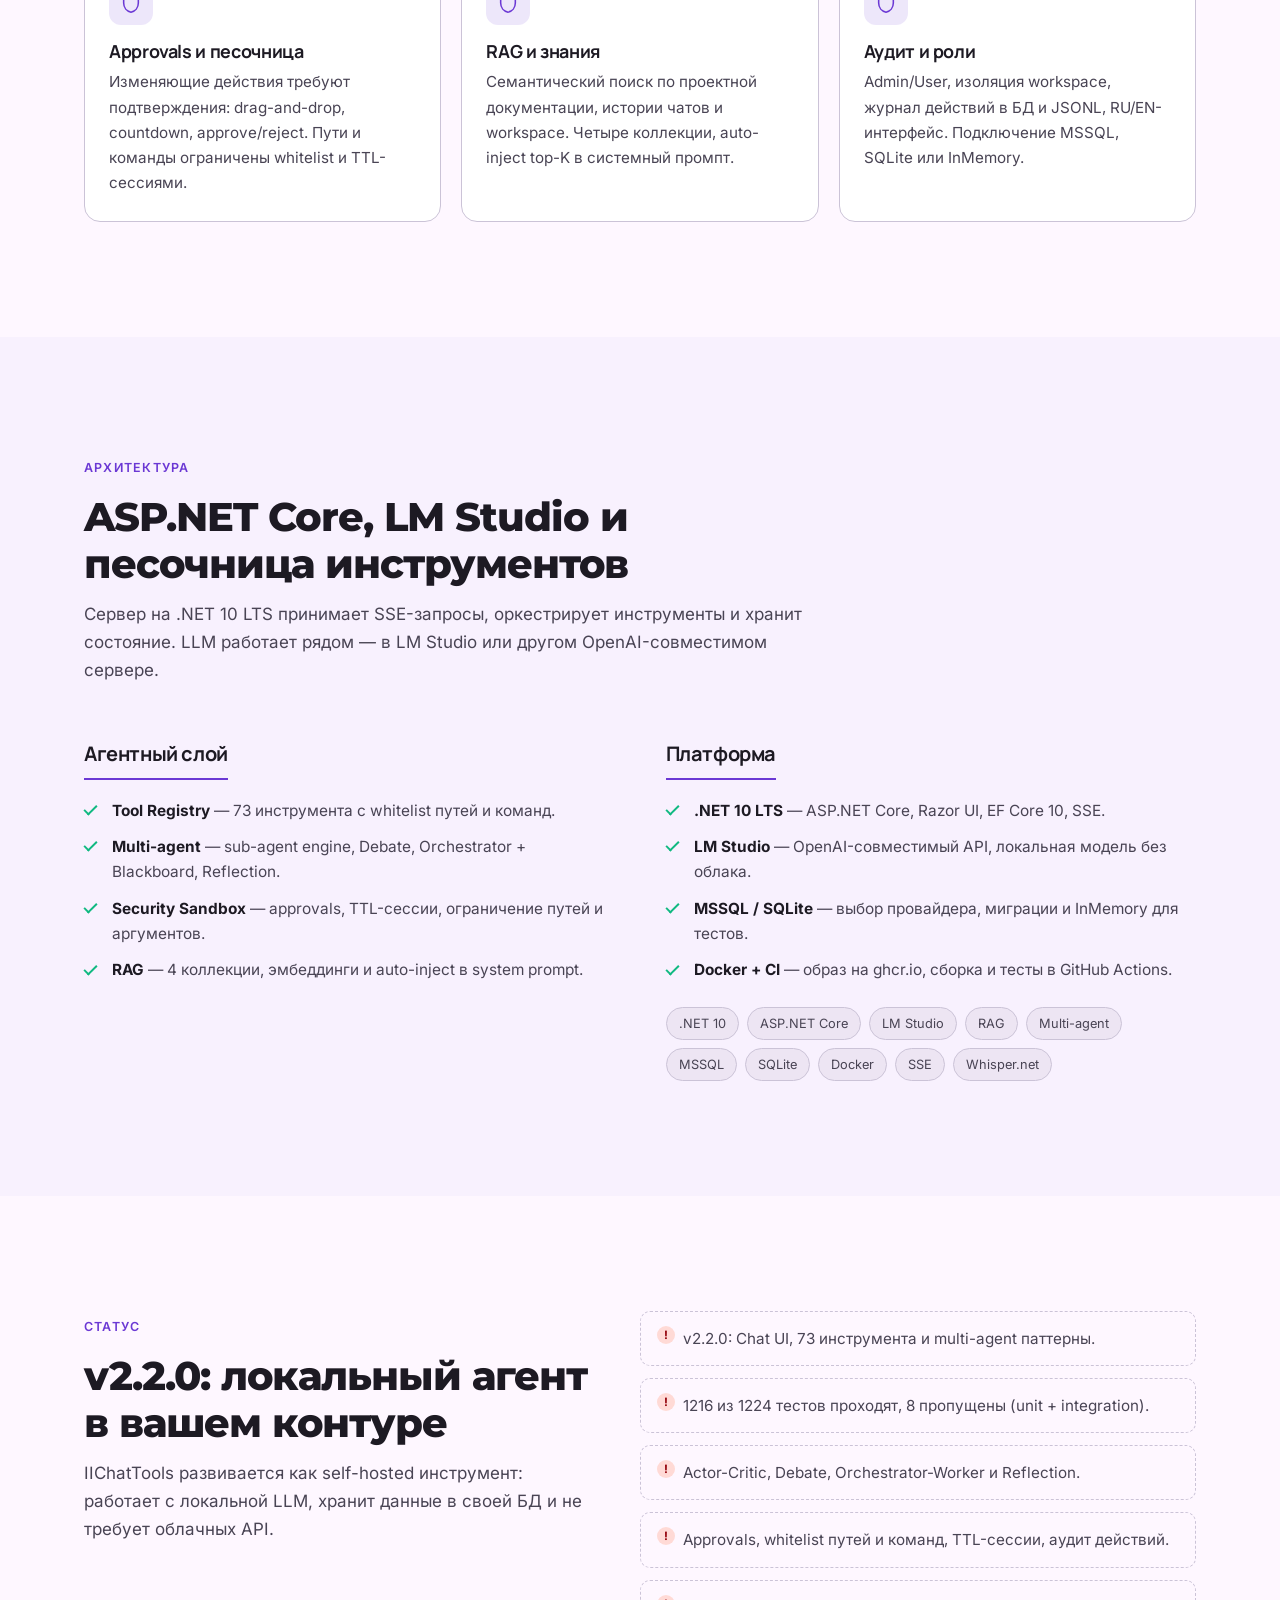
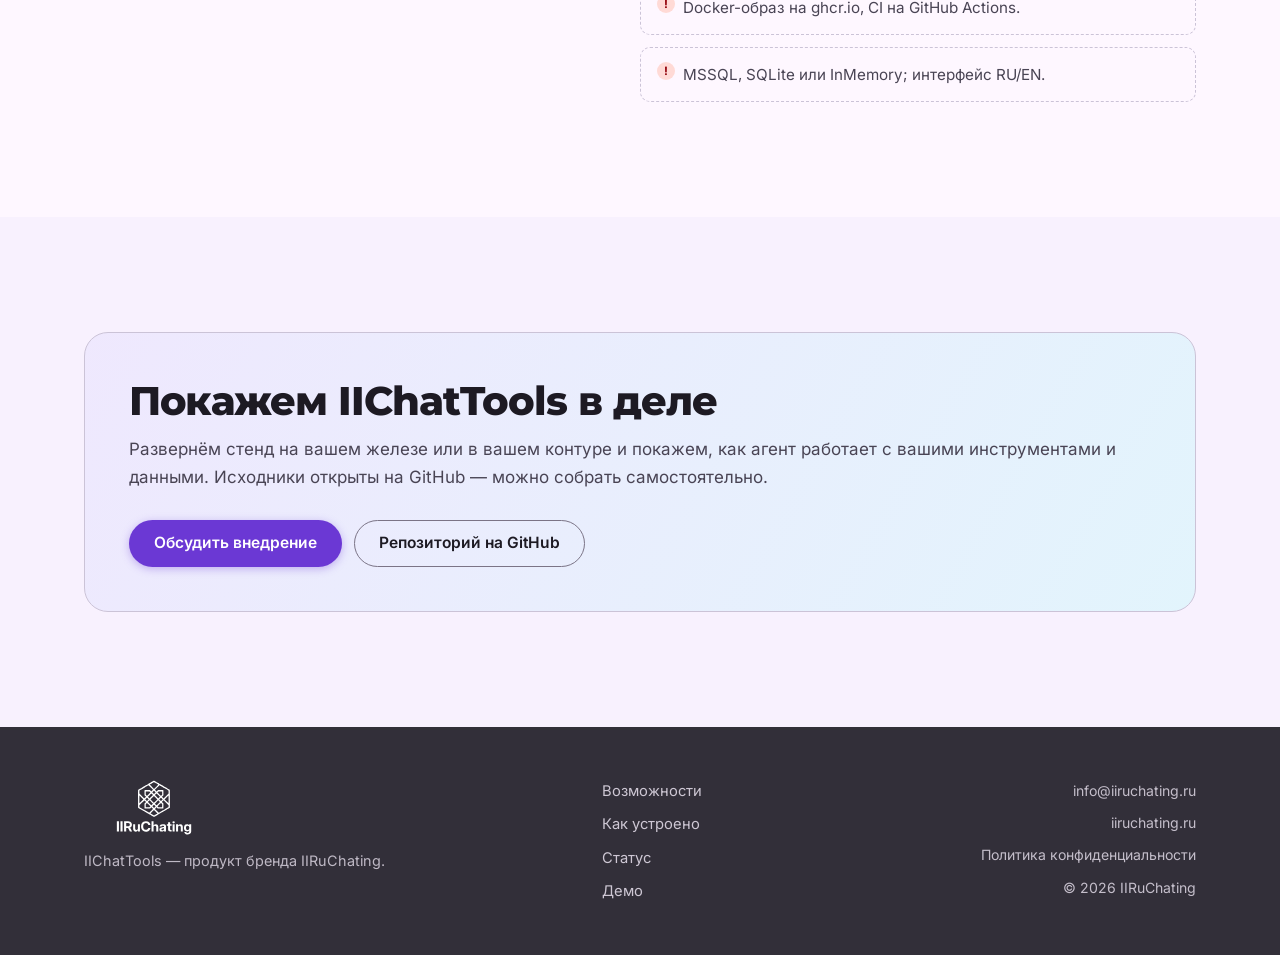
<file: iichattools/index.html>
<!DOCTYPE html>
<html lang="ru">
<head>
<meta charset="utf-8" />
<meta name="viewport" content="width=device-width, initial-scale=1" />
<title>IIChatTools — Локальные LLM с инструментами разработчика</title>
<meta name="description" content="IIChatTools — self-hosted мост между локальной LLM в LM Studio и средой разработчика: 73 инструмента, multi-agent паттерны, approvals, RAG и аудит. .NET 10, Docker." />
<meta name="keywords" content="IIChatTools, Локальные LLM с инструментами разработчика, IIRuChating, on-premise, локальный AI" />
<link rel="canonical" href="https://iiruchating.ru/iichattools/" />

<meta property="og:type" content="website" />
<meta property="og:site_name" content="IIChatTools" />
<meta property="og:locale" content="ru_RU" />
<meta property="og:url" content="https://iiruchating.ru/iichattools/" />
<meta property="og:title" content="IIChatTools — Локальные LLM с инструментами разработчика" />
<meta property="og:description" content="IIChatTools — self-hosted мост между локальной LLM в LM Studio и средой разработчика: 73 инструмента, multi-agent паттерны, approvals, RAG и аудит. .NET 10, Docker." />
<meta property="og:image" content="https://iiruchating.ru/iichattools/assets/img/og.png" />
<meta property="og:image:width" content="1200" />
<meta property="og:image:height" content="630" />
<meta property="og:image:alt" content="IIChatTools — Локальные LLM с инструментами разработчика" />
<meta name="twitter:card" content="summary_large_image" />
<meta name="twitter:image" content="https://iiruchating.ru/iichattools/assets/img/og.png" />

<script type="application/ld+json">
{
  "@context": "https://schema.org",
  "@graph": [
    {
      "@type": "SoftwareApplication",
      "name": "IIChatTools",
      "description": "IIChatTools — self-hosted мост между локальной LLM в LM Studio и средой разработчика: 73 инструмента, multi-agent паттерны, approvals, RAG и аудит. .NET 10, Docker.",
      "url": "https://iiruchating.ru/iichattools/",
      "applicationCategory": "DeveloperApplication",
      "operatingSystem": "Linux, Windows, Docker",
      "inLanguage": "ru",
      "publisher": {
        "@type": "Organization",
        "name": "IIRuChating",
        "url": "https://iiruchating.ru/"
      }
    },
    {
      "@type": "BreadcrumbList",
      "itemListElement": [
        {
          "@type": "ListItem",
          "position": 1,
          "name": "IIRuChating",
          "item": "https://iiruchating.ru/"
        },
        {
          "@type": "ListItem",
          "position": 2,
          "name": "IIChatTools",
          "item": "https://iiruchating.ru/iichattools/"
        }
      ]
    }
  ]
}
</script>

<link rel="icon" type="image/svg+xml" href="assets/img/favicon.svg" />
<link rel="icon" href="assets/img/favicon.ico" sizes="32x32" />
<link rel="apple-touch-icon" href="assets/img/apple-touch-icon.png" />
<link rel="manifest" href="assets/img/web-app-manifest.json" />

<link rel="preload" as="font" type="font/woff2" href="assets/fonts/Inter-cyrillic.woff2" crossorigin />
<link rel="preload" as="font" type="font/woff2" href="assets/fonts/Manrope-cyrillic.woff2" crossorigin />
<link rel="stylesheet" href="assets/css/fonts.css" />
<link rel="stylesheet" href="assets/css/theme-m3.css" />
<link rel="stylesheet" href="assets/css/styles.css" />
</head>
<body>
<a class="skip-link" href="#main">Перейти к содержимому</a>

<header class="site-header" id="top">
  <div class="container header__inner">
    <a class="brand brand--product" href="#top" aria-label="IIChatTools — на главную">
      <img class="brand__icon plogo" src="assets/img/products/iichattools.svg" alt="IIChatTools" width="64" height="64" />
      <span class="brand__name">IIChatTools</span>
    </a>

    <nav class="nav" id="nav" aria-label="Основная навигация">
      <a class="nav__link" href="#features">Возможности</a>
      <a class="nav__link" href="#tech">Как устроено</a>
      <a class="nav__link" href="#status">Статус</a>
      <a class="nav__link" href="#cta">Демо</a>
    </nav>

    <div class="header__actions">
      <button class="icon-btn" id="theme-toggle" type="button" aria-label="Переключить тему" title="Переключить тему">
        <svg class="icon icon--sun" viewBox="0 0 24 24" aria-hidden="true"><circle cx="12" cy="12" r="4.5"/><path d="M12 2v3M12 19v3M2 12h3M19 12h3M4.9 4.9l2.1 2.1M17 17l2.1 2.1M19.1 4.9L17 7M7 17l-2.1 2.1"/></svg>
        <svg class="icon icon--moon" viewBox="0 0 24 24" aria-hidden="true"><path d="M20 14.5A8.5 8.5 0 1 1 9.5 4a7 7 0 0 0 10.5 10.5Z"/></svg>
      </button>
      <a class="btn btn--primary btn--sm header__cta" href="mailto:info@iiruchating.ru">Запросить демо</a>
      <button class="icon-btn nav-toggle" id="nav-toggle" type="button" aria-label="Меню" aria-expanded="false" aria-controls="nav">
        <svg class="icon" viewBox="0 0 24 24" aria-hidden="true"><path d="M4 7h16M4 12h16M4 17h16"/></svg>
      </button>
    </div>
  </div>
</header>

<main id="main">

  <section class="hero">
    <div class="hero__bg" aria-hidden="true"></div>
    <div class="container hero__inner">
      <div class="hero__content">
        <p class="eyebrow"><span class="dot"></span>IIChatTools · v2.2.0 · active development</p>
        <h1 class="hero__title">Локальная LLM<br /><span class="grad">с доступом к вашей среде</span></h1>
        <p class="hero__lead">IIChatTools даёт модели инструменты разработчика: файлы, Git/GitHub, HTTP, почту, браузер и базы данных. Multi-agent паттерны — Debate, Orchestrator-Worker, Reflection — выполняют задачи по шагам, а approvals и аудит оставляют человека в контуре.</p>

        <div class="hero__actions">
          <a class="btn btn--primary" href="#features">Смотреть возможности</a>
          <a class="btn btn--ghost" href="https://iiruchating.ru/">
            <svg class="icon" viewBox="0 0 24 24" aria-hidden="true"><path d="M12 2 4 6v6c0 5 3.4 9 8 10 4.6-1 8-5 8-10V6z"/></svg>
            Все продукты IIRuChating
          </a>
        </div>

        <ul class="hero__stats">
          <li><b>73 инструмента</b><span>файлы, Git, HTTP, почта, БД, браузер, RAG</span></li>
          <li><b>7 суб-агентов</b><span>специализированные роли и consult_secondary_agent</span></li>
          <li><b>1216 / 1224</b><span>тестов проходят, 8 пропущены</span></li>
        </ul>
      </div>

      <div class="hero__visual" aria-hidden="true">
        <div class="pmark">
          <img class="pmark__logo plogo" src="assets/img/products/iichattools.svg" alt="" width="120" height="120" />
          <div class="pmark__body">
            <b>IIChatTools</b>
            <span>Локальные LLM с инструментами разработчика</span>
            <div class="pmark__chips">
              <span class="stack-chip">.NET 10</span>
              <span class="stack-chip">ASP.NET Core</span>
              <span class="stack-chip">LM Studio</span>
              <span class="stack-chip">RAG</span>
            </div>
          </div>
        </div>
      </div>
    </div>
  </section>

  <section class="section" id="features">
    <div class="container">
      <div class="section__head">
        <p class="eyebrow">Возможности</p>
        <h2 class="section__title">IIChatTools</h2>
        <p class="section__lead">IIChatTools даёт модели инструменты разработчика: файлы, Git/GitHub, HTTP, почту, браузер и базы данных. Multi-agent паттерны — Debate, Orchestrator-Worker, Reflection — выполняют задачи по шагам, а approvals и аудит оставляют человека в контуре.</p>
      </div>

      <div class="cards">
        <article class="card reveal">
          <div class="card__icon"><svg class="icon" viewBox="0 0 24 24" aria-hidden="true"><path d="M12 2 4 6v6c0 5 3.4 9 8 10 4.6-1 8-5 8-10V6z"/></svg></div>
          <h3>Чат с локальной LLM</h3>
          <p>Razor-интерфейс со стримингом SSE, историей, ветками сообщений, экспортом и approvals. Модель подключается через OpenAI-совместимый API LM Studio.</p>
        </article>
        <article class="card reveal">
          <div class="card__icon"><svg class="icon" viewBox="0 0 24 24" aria-hidden="true"><path d="M12 2 4 6v6c0 5 3.4 9 8 10 4.6-1 8-5 8-10V6z"/></svg></div>
          <h3>73 инструмента</h3>
          <p>Файловая система, Git/GitHub, HTTP, SQL, почта IMAP/SMTP, браузер, RAG и планировщик. Модель сама выбирает инструмент в multi-turn цикле.</p>
        </article>
        <article class="card reveal">
          <div class="card__icon"><svg class="icon" viewBox="0 0 24 24" aria-hidden="true"><path d="M12 2 4 6v6c0 5 3.4 9 8 10 4.6-1 8-5 8-10V6z"/></svg></div>
          <h3>Multi-agent паттерны</h3>
          <p>Actor-Critic, Debate Pro/Contra/Judge, Orchestrator-Worker с Blackboard и Reflection. Сложная задача разбивается на роли и проверяемые шаги.</p>
        </article>
        <article class="card reveal">
          <div class="card__icon"><svg class="icon" viewBox="0 0 24 24" aria-hidden="true"><path d="M12 2 4 6v6c0 5 3.4 9 8 10 4.6-1 8-5 8-10V6z"/></svg></div>
          <h3>Approvals и песочница</h3>
          <p>Изменяющие действия требуют подтверждения: drag-and-drop, countdown, approve/reject. Пути и команды ограничены whitelist и TTL-сессиями.</p>
        </article>
        <article class="card reveal">
          <div class="card__icon"><svg class="icon" viewBox="0 0 24 24" aria-hidden="true"><path d="M12 2 4 6v6c0 5 3.4 9 8 10 4.6-1 8-5 8-10V6z"/></svg></div>
          <h3>RAG и знания</h3>
          <p>Семантический поиск по проектной документации, истории чатов и workspace. Четыре коллекции, auto-inject top-K в системный промпт.</p>
        </article>
        <article class="card reveal">
          <div class="card__icon"><svg class="icon" viewBox="0 0 24 24" aria-hidden="true"><path d="M12 2 4 6v6c0 5 3.4 9 8 10 4.6-1 8-5 8-10V6z"/></svg></div>
          <h3>Аудит и роли</h3>
          <p>Admin/User, изоляция workspace, журнал действий в БД и JSONL, RU/EN-интерфейс. Подключение MSSQL, SQLite или InMemory.</p>
        </article>
      </div>
    </div>
  </section>

  <section class="section section--alt" id="tech">
    <div class="container">
      <div class="section__head">
        <p class="eyebrow">Архитектура</p>
        <h2 class="section__title">ASP.NET Core, LM Studio и песочница инструментов</h2>
        <p class="section__lead">Сервер на .NET 10 LTS принимает SSE-запросы, оркестрирует инструменты и хранит состояние. LLM работает рядом — в LM Studio или другом OpenAI-совместимом сервере.</p>
      </div>

      <div class="split">
        <div class="split__col">
          <h3 class="split__title">Агентный слой</h3>
          <ul class="checklist">
            <li><b>Tool Registry</b> — 73 инструмента с whitelist путей и команд.</li>
            <li><b>Multi-agent</b> — sub-agent engine, Debate, Orchestrator + Blackboard, Reflection.</li>
            <li><b>Security Sandbox</b> — approvals, TTL-сессии, ограничение путей и аргументов.</li>
            <li><b>RAG</b> — 4 коллекции, эмбеддинги и auto-inject в system prompt.</li>
          </ul>
        </div>
        <div class="split__col">
          <h3 class="split__title">Платформа</h3>
          <ul class="checklist">
            <li><b>.NET 10 LTS</b> — ASP.NET Core, Razor UI, EF Core 10, SSE.</li>
            <li><b>LM Studio</b> — OpenAI-совместимый API, локальная модель без облака.</li>
            <li><b>MSSQL / SQLite</b> — выбор провайдера, миграции и InMemory для тестов.</li>
            <li><b>Docker + CI</b> — образ на ghcr.io, сборка и тесты в GitHub Actions.</li>
          </ul>
          <div class="stack-chips">
            <span class="stack-chip">.NET 10</span>
            <span class="stack-chip">ASP.NET Core</span>
            <span class="stack-chip">LM Studio</span>
            <span class="stack-chip">RAG</span>
            <span class="stack-chip">Multi-agent</span>
            <span class="stack-chip">MSSQL</span>
            <span class="stack-chip">SQLite</span>
            <span class="stack-chip">Docker</span>
            <span class="stack-chip">SSE</span>
            <span class="stack-chip">Whisper.net</span>
          </div>
        </div>
      </div>
    </div>
  </section>

  

  <section class="section" id="status">
    <div class="container">
      <div class="limits reveal">
        <div>
          <p class="eyebrow">Статус</p>
          <h2 class="section__title">v2.2.0: локальный агент в вашем контуре</h2>
          <p class="section__lead">IIChatTools развивается как self-hosted инструмент: работает с локальной LLM, хранит данные в своей БД и не требует облачных API.</p>
        </div>
        <ul class="limits__list">
          <li>v2.2.0: Chat UI, 73 инструмента и multi-agent паттерны.</li>
          <li>1216 из 1224 тестов проходят, 8 пропущены (unit + integration).</li>
          <li>Actor-Critic, Debate, Orchestrator-Worker и Reflection.</li>
          <li>Approvals, whitelist путей и команд, TTL-сессии, аудит действий.</li>
          <li>Docker-образ на ghcr.io, CI на GitHub Actions.</li>
          <li>MSSQL, SQLite или InMemory; интерфейс RU/EN.</li>
        </ul>
      </div>
    </div>
  </section>

  <section class="section section--alt" id="cta">
    <div class="container">
      <div class="cta reveal">
        <div>
          <h2 class="section__title">Покажем IIChatTools в деле</h2>
          <p class="section__lead">
            Развернём стенд на вашем железе или в вашем контуре и покажем, как агент работает с вашими инструментами и данными. Исходники открыты на GitHub — можно собрать самостоятельно.
          </p>
        </div>
        <div class="cta__actions">
          <a class="btn btn--primary" href="mailto:info@iiruchating.ru">Обсудить внедрение</a>
          <a class="btn btn--ghost" href="https://github.com/iilmchat/IIChatTools">Репозиторий на GitHub</a>
        </div>
      </div>
    </div>
  </section>
</main>

<footer class="site-footer">
  <div class="container footer__inner">
    <div class="footer__brand">
      <img class="footer__logo" src="assets/img/logo-full.svg" alt="IIRuChating" width="240" height="96" />
      <p>IIChatTools — продукт бренда IIRuChating.</p>
    </div>
    <nav class="footer__nav" aria-label="Навигация в подвале">
      <a href="#features">Возможности</a>
      <a href="#tech">Как устроено</a>
      <a href="#status">Статус</a>
      <a href="#cta">Демо</a>
    </nav>
    <div class="footer__meta">
      <a href="mailto:info@iiruchating.ru">info@iiruchating.ru</a>
      <a href="https://iiruchating.ru/">iiruchating.ru</a>
      <a href="https://iiruchating.ru/privacy/">Политика конфиденциальности</a>
      <span>© 2026 IIRuChating</span>
    </div>
  </div>
</footer>

<script src="assets/js/main.js" defer></script>
<script src="/assets/js/consent.js" defer></script>
</body>
</html>
</file>
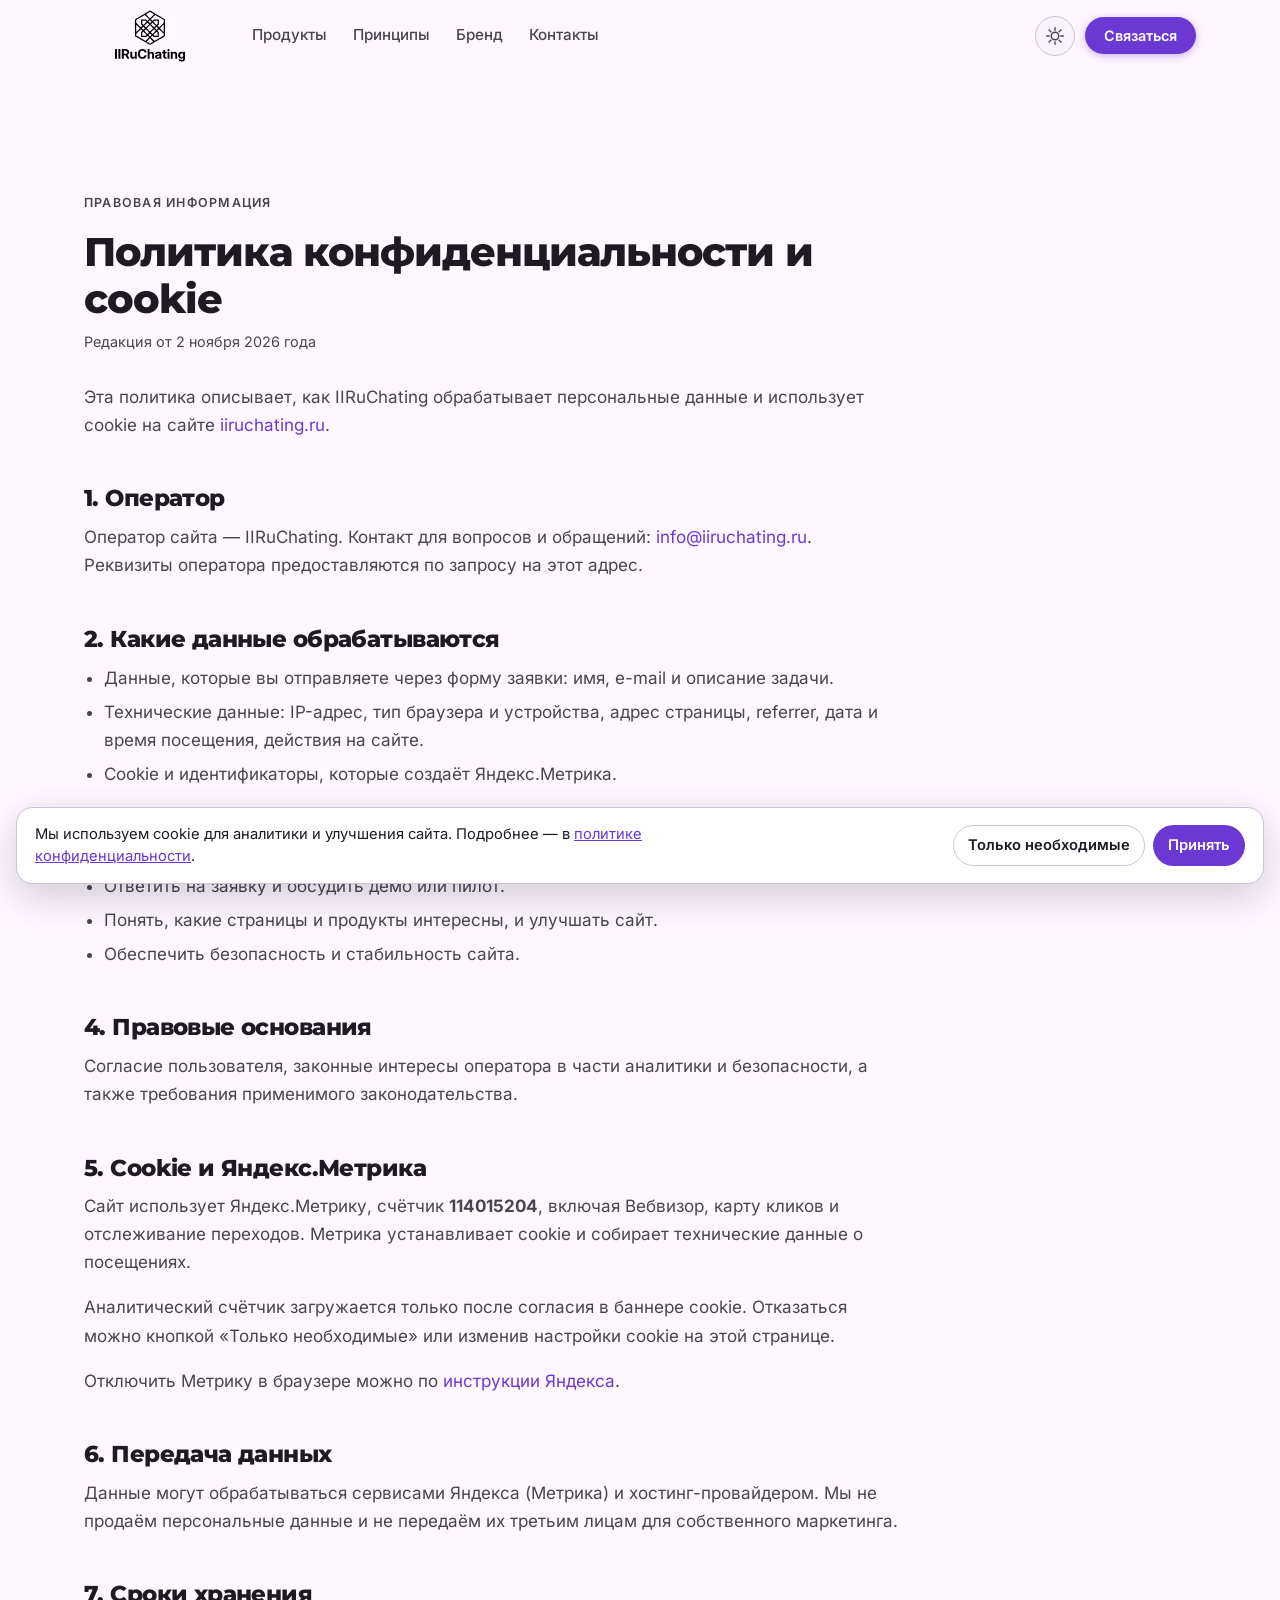
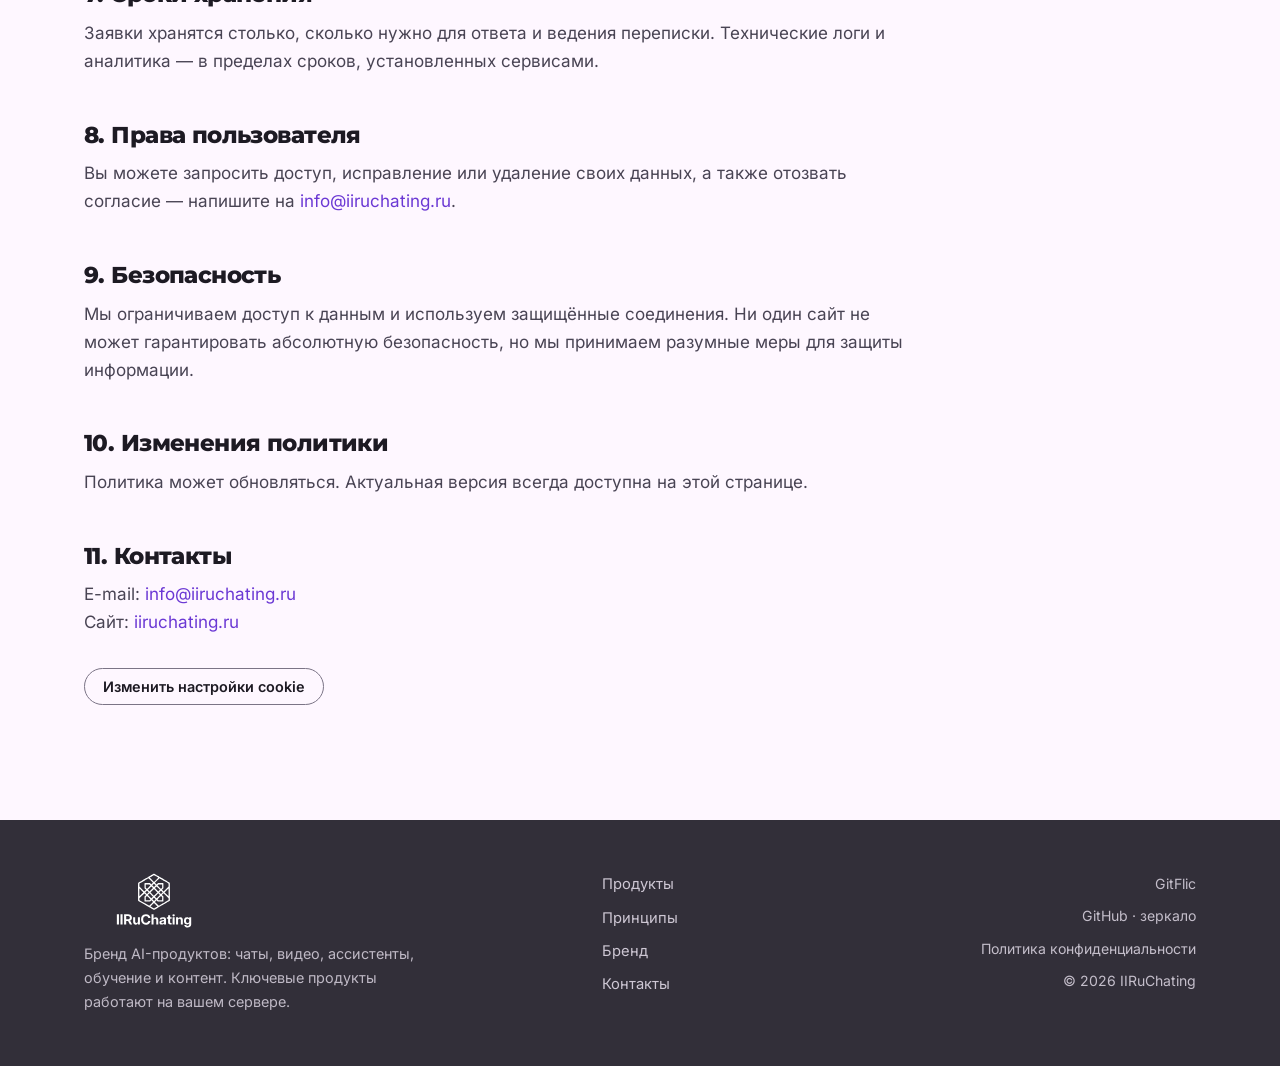
<file: privacy/index.html>
<!DOCTYPE html>
<html lang="ru">
<head>
<meta charset="utf-8" />
<meta name="viewport" content="width=device-width, initial-scale=1" />
<title>Политика конфиденциальности и cookie — IIRuChating</title>
<meta name="description" content="Как IIRuChating обрабатывает персональные данные и использует cookie: форма заявки, Яндекс.Метрика, Вебвизор, права пользователя и контакты." />
<meta name="robots" content="noindex, follow" />
<link rel="canonical" href="https://iiruchating.ru/privacy/" />

<script>
  try {
    var savedTheme = localStorage.getItem('iiru-theme');
    if (savedTheme === 'light' || savedTheme === 'dark') {
      document.documentElement.setAttribute('data-theme', savedTheme);
    }
  } catch (e) { /* приватный режим */ }
</script>

<link rel="icon" type="image/svg+xml" href="/assets/img/favicon.svg" />
<link rel="icon" href="/assets/img/favicon.ico" sizes="32x32" />
<link rel="apple-touch-icon" href="/assets/img/apple-touch-icon.png" />
<link rel="stylesheet" href="/assets/css/fonts.css" />
<link rel="stylesheet" href="/assets/css/theme-m3.css" />
<link rel="stylesheet" href="/assets/css/styles.css" />
</head>
<body>
<a class="skip-link" href="#main">Перейти к содержимому</a>

<header class="site-header" id="top">
  <div class="container header__inner">
    <a class="brand" href="/" aria-label="IIRuChating — на главную">
      <img class="brand__logo" src="/assets/img/logo-full.svg" alt="IIRuChating" width="240" height="96" />
    </a>

    <nav class="nav" id="nav" aria-label="Основная навигация">
      <a class="nav__link" href="/#products">Продукты</a>
      <a class="nav__link" href="/#principles">Принципы</a>
      <a class="nav__link" href="/#brand">Бренд</a>
      <a class="nav__link" href="/#contact">Контакты</a>
    </nav>

    <div class="header__actions">
      <button class="icon-btn" id="theme-toggle" type="button" aria-label="Переключить тему" title="Переключить тему">
        <svg class="icon icon--sun" viewBox="0 0 24 24" aria-hidden="true"><circle cx="12" cy="12" r="4.5"/><path d="M12 2v3M12 19v3M2 12h3M19 12h3M4.9 4.9l2.1 2.1M17 17l2.1 2.1M19.1 4.9L17 7M7 17l-2.1 2.1"/></svg>
        <svg class="icon icon--moon" viewBox="0 0 24 24" aria-hidden="true"><path d="M20 14.5A8.5 8.5 0 1 1 9.5 4a7 7 0 0 0 10.5 10.5Z"/></svg>
      </button>
      <a class="btn btn--primary btn--sm header__cta" href="/#contact">Связаться</a>
      <button class="icon-btn nav-toggle" id="nav-toggle" type="button" aria-label="Меню" aria-expanded="false" aria-controls="nav">
        <svg class="icon" viewBox="0 0 24 24" aria-hidden="true"><path d="M4 7h16M4 12h16M4 17h16"/></svg>
      </button>
    </div>
  </div>
</header>

<main id="main">
  <section class="section">
    <div class="container">
      <div class="legal">
        <p class="eyebrow">Правовая информация</p>
        <h1 class="section__title">Политика конфиденциальности и cookie</h1>
        <p class="legal__meta">Редакция от 2 ноября 2026 года</p>

        <p>
          Эта политика описывает, как IIRuChating обрабатывает персональные данные
          и использует cookie на сайте <a href="https://iiruchating.ru/">iiruchating.ru</a>.
        </p>

        <h2>1. Оператор</h2>
        <p>
          Оператор сайта — IIRuChating. Контакт для вопросов и обращений:
          <a href="mailto:info@iiruchating.ru">info@iiruchating.ru</a>.
          Реквизиты оператора предоставляются по запросу на этот адрес.
        </p>

        <h2>2. Какие данные обрабатываются</h2>
        <ul>
          <li>Данные, которые вы отправляете через форму заявки: имя, e-mail и описание задачи.</li>
          <li>Технические данные: IP-адрес, тип браузера и устройства, адрес страницы, referrer, дата и время посещения, действия на сайте.</li>
          <li>Cookie и идентификаторы, которые создаёт Яндекс.Метрика.</li>
        </ul>

        <h2>3. Зачем нужны данные</h2>
        <ul>
          <li>Ответить на заявку и обсудить демо или пилот.</li>
          <li>Понять, какие страницы и продукты интересны, и улучшать сайт.</li>
          <li>Обеспечить безопасность и стабильность сайта.</li>
        </ul>

        <h2>4. Правовые основания</h2>
        <p>
          Согласие пользователя, законные интересы оператора в части аналитики
          и безопасности, а также требования применимого законодательства.
        </p>

        <h2>5. Cookie и Яндекс.Метрика</h2>
        <p>
          Сайт использует Яндекс.Метрику, счётчик <b>114015204</b>, включая Вебвизор,
          карту кликов и отслеживание переходов. Метрика устанавливает cookie
          и собирает технические данные о посещениях.
        </p>
        <p>
          Аналитический счётчик загружается только после согласия в баннере cookie.
          Отказаться можно кнопкой «Только необходимые» или изменив настройки cookie
          на этой странице.
        </p>
        <p>
          Отключить Метрику в браузере можно по
          <a href="https://yandex.ru/support/metrica/general/opt-out.html" target="_blank" rel="noopener">инструкции Яндекса</a>.
        </p>

        <h2>6. Передача данных</h2>
        <p>
          Данные могут обрабатываться сервисами Яндекса (Метрика) и хостинг-провайдером.
          Мы не продаём персональные данные и не передаём их третьим лицам
          для собственного маркетинга.
        </p>

        <h2>7. Сроки хранения</h2>
        <p>
          Заявки хранятся столько, сколько нужно для ответа и ведения переписки.
          Технические логи и аналитика — в пределах сроков, установленных сервисами.
        </p>

        <h2>8. Права пользователя</h2>
        <p>
          Вы можете запросить доступ, исправление или удаление своих данных,
          а также отозвать согласие — напишите на
          <a href="mailto:info@iiruchating.ru">info@iiruchating.ru</a>.
        </p>

        <h2>9. Безопасность</h2>
        <p>
          Мы ограничиваем доступ к данным и используем защищённые соединения.
          Ни один сайт не может гарантировать абсолютную безопасность,
          но мы принимаем разумные меры для защиты информации.
        </p>

        <h2>10. Изменения политики</h2>
        <p>
          Политика может обновляться. Актуальная версия всегда доступна на этой странице.
        </p>

        <h2>11. Контакты</h2>
        <p>
          E-mail: <a href="mailto:info@iiruchating.ru">info@iiruchating.ru</a><br />
          Сайт: <a href="https://iiruchating.ru/">iiruchating.ru</a>
        </p>

        <button class="btn btn--ghost btn--sm" id="cookie-settings" type="button">Изменить настройки cookie</button>
      </div>
    </div>
  </section>
</main>

<footer class="site-footer">
  <div class="container footer__inner">
    <div class="footer__brand">
      <img class="footer__logo" src="/assets/img/logo-full.svg" alt="IIRuChating" width="240" height="96" />
      <p>Бренд AI-продуктов: чаты, видео, ассистенты, обучение и контент. Ключевые продукты работают на вашем сервере.</p>
    </div>
    <nav class="footer__nav" aria-label="Навигация в подвале">
      <a href="/#products">Продукты</a>
      <a href="/#principles">Принципы</a>
      <a href="/#brand">Бренд</a>
      <a href="/#contact">Контакты</a>
    </nav>
    <div class="footer__meta">
      <a href="https://gitflic.ru/company/iiruchating" target="_blank" rel="noopener">GitFlic</a>
      <a href="https://github.com/iilmchat" target="_blank" rel="noopener">GitHub · зеркало</a>
      <a href="/privacy/">Политика конфиденциальности</a>
      <span>© 2026 IIRuChating</span>
    </div>
  </div>
</footer>

<script src="/assets/js/main.js" defer></script>
<script src="/assets/js/consent.js" defer></script>
<script>
  document.getElementById('cookie-settings').addEventListener('click', function () {
    try { localStorage.removeItem('iiru-cookie-consent'); } catch (e) { /* ignore */ }
    if (window.iiruCookieSettings) {
      window.iiruCookieSettings();
    } else {
      location.reload();
    }
  });
</script>
</body>
</html>
</file>
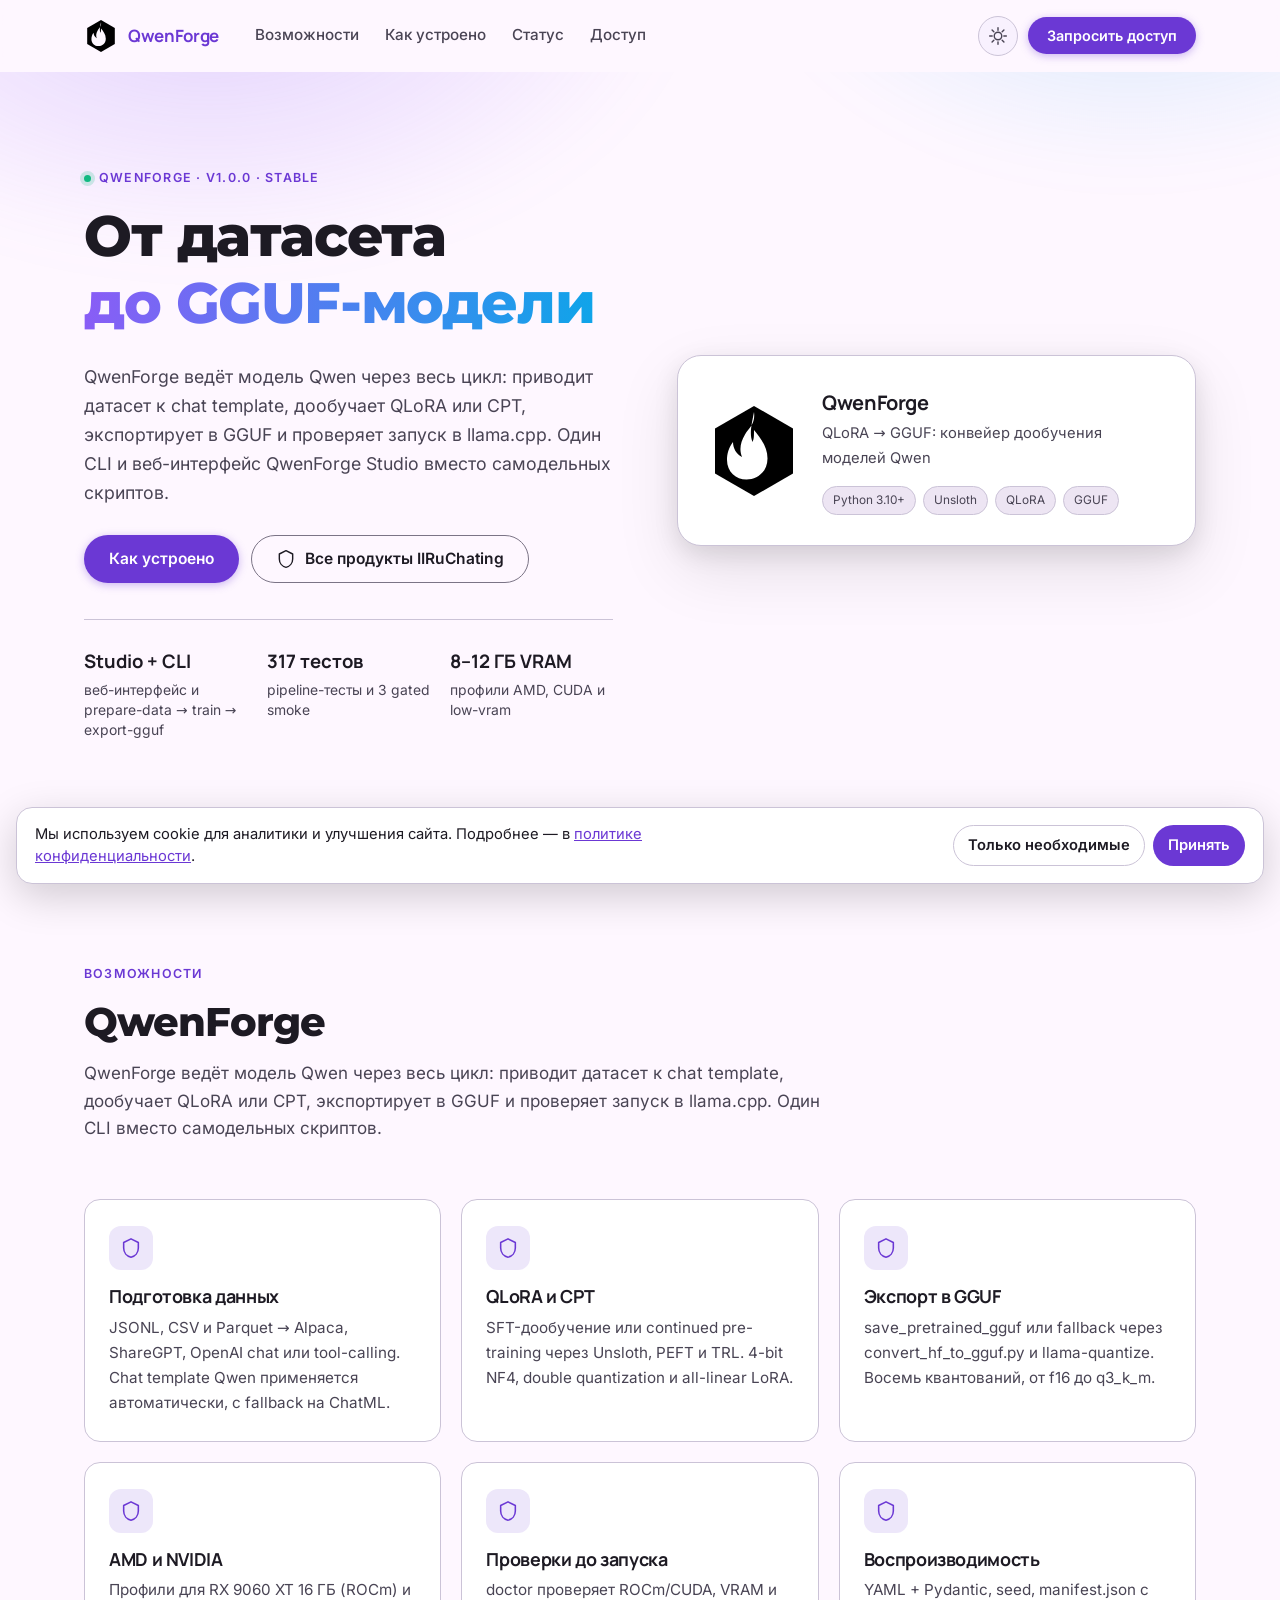
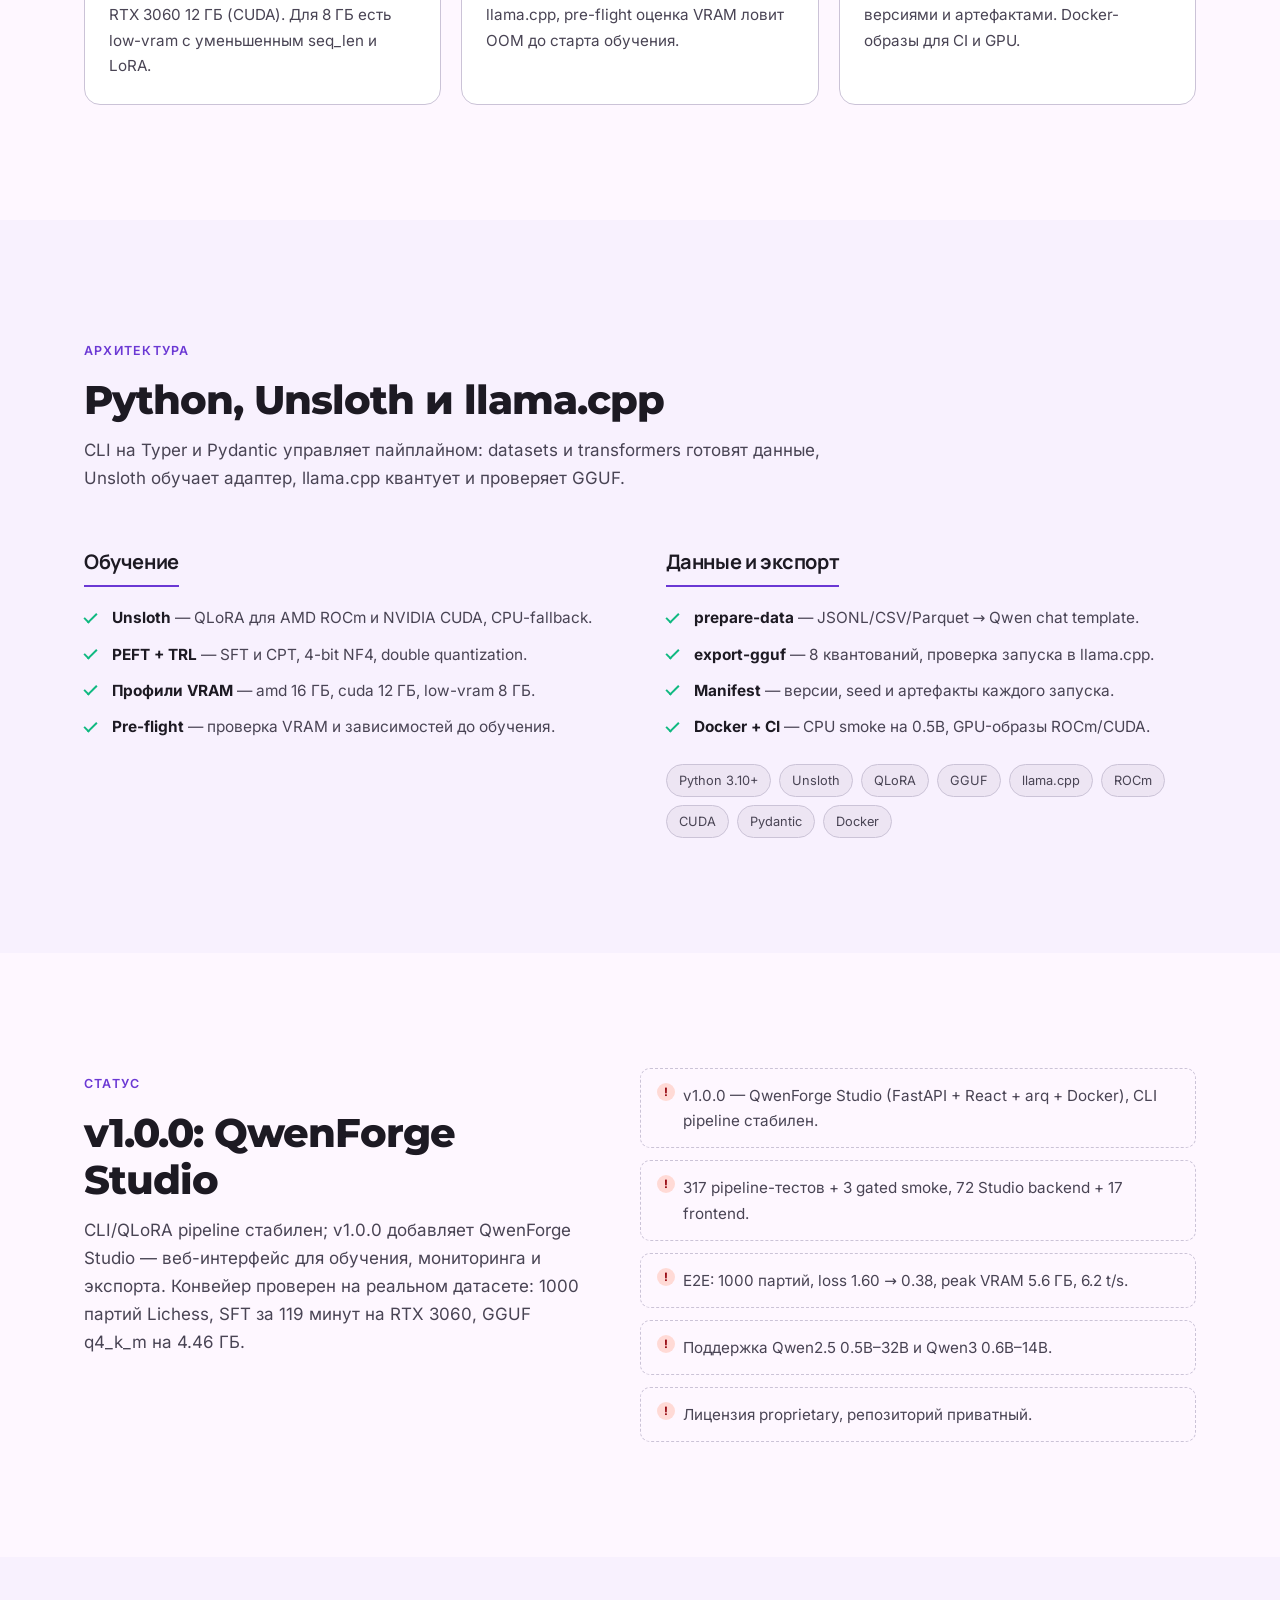
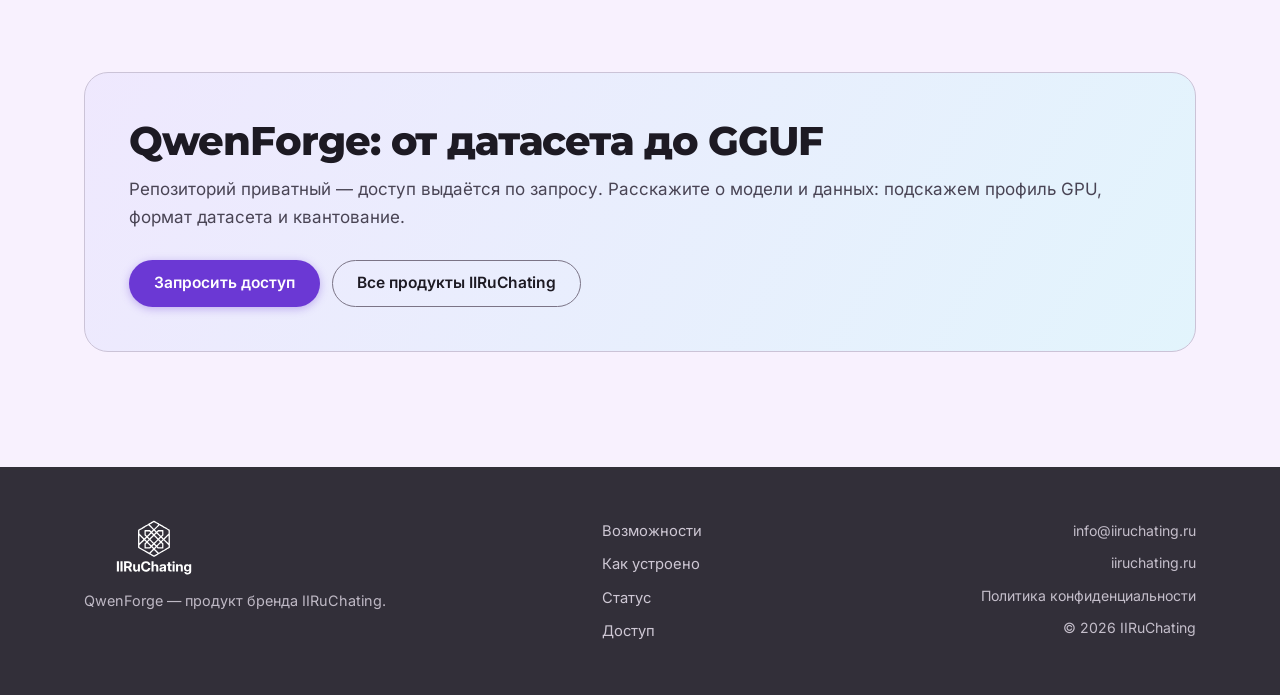
<file: qwenforge/index.html>
<!DOCTYPE html>
<html lang="ru">
<head>
<meta charset="utf-8" />
<meta name="viewport" content="width=device-width, initial-scale=1" />
<title>QwenForge — QLoRA → GGUF: конвейер дообучения моделей Qwen</title>
<meta name="description" content="QwenForge — CLI-конвейер для Qwen: подготовка данных, QLoRA/CPT, экспорт в GGUF и проверка в llama.cpp. AMD ROCm и NVIDIA CUDA, режим для 8–12 ГБ VRAM." />
<meta name="keywords" content="QwenForge, QLoRA → GGUF: конвейер дообучения моделей Qwen, IIRuChating, on-premise, локальный AI" />
<link rel="canonical" href="https://iiruchating.ru/qwenforge/" />

<meta property="og:type" content="website" />
<meta property="og:site_name" content="QwenForge" />
<meta property="og:locale" content="ru_RU" />
<meta property="og:url" content="https://iiruchating.ru/qwenforge/" />
<meta property="og:title" content="QwenForge — QLoRA → GGUF: конвейер дообучения моделей Qwen" />
<meta property="og:description" content="QwenForge — CLI-конвейер для Qwen: подготовка данных, QLoRA/CPT, экспорт в GGUF и проверка в llama.cpp. AMD ROCm и NVIDIA CUDA, режим для 8–12 ГБ VRAM." />
<meta property="og:image" content="https://iiruchating.ru/qwenforge/assets/img/og.png" />
<meta property="og:image:width" content="1200" />
<meta property="og:image:height" content="630" />
<meta property="og:image:alt" content="QwenForge — QLoRA → GGUF: конвейер дообучения моделей Qwen" />
<meta name="twitter:card" content="summary_large_image" />
<meta name="twitter:image" content="https://iiruchating.ru/qwenforge/assets/img/og.png" />

<script type="application/ld+json">
{
  "@context": "https://schema.org",
  "@graph": [
    {
      "@type": "SoftwareApplication",
      "name": "QwenForge",
      "description": "QwenForge — CLI-конвейер для Qwen: подготовка данных, QLoRA/CPT, экспорт в GGUF и проверка в llama.cpp. AMD ROCm и NVIDIA CUDA, режим для 8–12 ГБ VRAM.",
      "url": "https://iiruchating.ru/qwenforge/",
      "applicationCategory": "DeveloperApplication",
      "operatingSystem": "Linux, Windows, Docker",
      "inLanguage": "ru",
      "publisher": {
        "@type": "Organization",
        "name": "IIRuChating",
        "url": "https://iiruchating.ru/"
      }
    },
    {
      "@type": "BreadcrumbList",
      "itemListElement": [
        {
          "@type": "ListItem",
          "position": 1,
          "name": "IIRuChating",
          "item": "https://iiruchating.ru/"
        },
        {
          "@type": "ListItem",
          "position": 2,
          "name": "QwenForge",
          "item": "https://iiruchating.ru/qwenforge/"
        }
      ]
    }
  ]
}
</script>

<link rel="icon" type="image/svg+xml" href="assets/img/favicon.svg" />
<link rel="icon" href="assets/img/favicon.ico" sizes="32x32" />
<link rel="apple-touch-icon" href="assets/img/apple-touch-icon.png" />
<link rel="manifest" href="assets/img/web-app-manifest.json" />

<link rel="preload" as="font" type="font/woff2" href="assets/fonts/Inter-cyrillic.woff2" crossorigin />
<link rel="preload" as="font" type="font/woff2" href="assets/fonts/Manrope-cyrillic.woff2" crossorigin />
<link rel="stylesheet" href="assets/css/fonts.css" />
<link rel="stylesheet" href="assets/css/theme-m3.css" />
<link rel="stylesheet" href="assets/css/styles.css" />
</head>
<body>
<a class="skip-link" href="#main">Перейти к содержимому</a>

<header class="site-header" id="top">
  <div class="container header__inner">
    <a class="brand brand--product" href="#top" aria-label="QwenForge — на главную">
      <img class="brand__icon plogo" src="assets/img/products/qwenforge.svg" alt="QwenForge" width="64" height="64" />
      <span class="brand__name">QwenForge</span>
    </a>

    <nav class="nav" id="nav" aria-label="Основная навигация">
      <a class="nav__link" href="#features">Возможности</a>
      <a class="nav__link" href="#tech">Как устроено</a>
      <a class="nav__link" href="#status">Статус</a>
      <a class="nav__link" href="#cta">Доступ</a>
    </nav>

    <div class="header__actions">
      <button class="icon-btn" id="theme-toggle" type="button" aria-label="Переключить тему" title="Переключить тему">
        <svg class="icon icon--sun" viewBox="0 0 24 24" aria-hidden="true"><circle cx="12" cy="12" r="4.5"/><path d="M12 2v3M12 19v3M2 12h3M19 12h3M4.9 4.9l2.1 2.1M17 17l2.1 2.1M19.1 4.9L17 7M7 17l-2.1 2.1"/></svg>
        <svg class="icon icon--moon" viewBox="0 0 24 24" aria-hidden="true"><path d="M20 14.5A8.5 8.5 0 1 1 9.5 4a7 7 0 0 0 10.5 10.5Z"/></svg>
      </button>
      <a class="btn btn--primary btn--sm header__cta" href="mailto:info@iiruchating.ru?subject=QwenForge%3A%20%D0%B7%D0%B0%D0%BF%D1%80%D0%BE%D1%81%20%D0%B4%D0%BE%D1%81%D1%82%D1%83%D0%BF%D0%B0">Запросить доступ</a>
      <button class="icon-btn nav-toggle" id="nav-toggle" type="button" aria-label="Меню" aria-expanded="false" aria-controls="nav">
        <svg class="icon" viewBox="0 0 24 24" aria-hidden="true"><path d="M4 7h16M4 12h16M4 17h16"/></svg>
      </button>
    </div>
  </div>
</header>

<main id="main">

  <section class="hero">
    <div class="hero__bg" aria-hidden="true"></div>
    <div class="container hero__inner">
      <div class="hero__content">
        <p class="eyebrow"><span class="dot"></span>QwenForge · v1.0.0 · stable</p>
        <h1 class="hero__title">От датасета<br /><span class="grad">до GGUF-модели</span></h1>
        <p class="hero__lead">QwenForge ведёт модель Qwen через весь цикл: приводит датасет к chat template, дообучает QLoRA или CPT, экспортирует в GGUF и проверяет запуск в llama.cpp. Один CLI и веб-интерфейс QwenForge Studio вместо самодельных скриптов.</p>

        <div class="hero__actions">
          <a class="btn btn--primary" href="#tech">Как устроено</a>
          <a class="btn btn--ghost" href="https://iiruchating.ru/">
            <svg class="icon" viewBox="0 0 24 24" aria-hidden="true"><path d="M12 2 4 6v6c0 5 3.4 9 8 10 4.6-1 8-5 8-10V6z"/></svg>
            Все продукты IIRuChating
          </a>
        </div>

        <ul class="hero__stats">
          <li><b>Studio + CLI</b><span>веб-интерфейс и prepare-data → train → export-gguf</span></li>
          <li><b>317 тестов</b><span>pipeline-тесты и 3 gated smoke</span></li>
          <li><b>8–12 ГБ VRAM</b><span>профили AMD, CUDA и low-vram</span></li>
        </ul>
      </div>

      <div class="hero__visual" aria-hidden="true">
        <div class="pmark">
          <img class="pmark__logo plogo" src="assets/img/products/qwenforge.svg" alt="" width="120" height="120" />
          <div class="pmark__body">
            <b>QwenForge</b>
            <span>QLoRA → GGUF: конвейер дообучения моделей Qwen</span>
            <div class="pmark__chips">
              <span class="stack-chip">Python 3.10+</span>
              <span class="stack-chip">Unsloth</span>
              <span class="stack-chip">QLoRA</span>
              <span class="stack-chip">GGUF</span>
            </div>
          </div>
        </div>
      </div>
    </div>
  </section>

  <section class="section" id="features">
    <div class="container">
      <div class="section__head">
        <p class="eyebrow">Возможности</p>
        <h2 class="section__title">QwenForge</h2>
        <p class="section__lead">QwenForge ведёт модель Qwen через весь цикл: приводит датасет к chat template, дообучает QLoRA или CPT, экспортирует в GGUF и проверяет запуск в llama.cpp. Один CLI вместо самодельных скриптов.</p>
      </div>

      <div class="cards">
        <article class="card reveal">
          <div class="card__icon"><svg class="icon" viewBox="0 0 24 24" aria-hidden="true"><path d="M12 2 4 6v6c0 5 3.4 9 8 10 4.6-1 8-5 8-10V6z"/></svg></div>
          <h3>Подготовка данных</h3>
          <p>JSONL, CSV и Parquet → Alpaca, ShareGPT, OpenAI chat или tool-calling. Chat template Qwen применяется автоматически, с fallback на ChatML.</p>
        </article>
        <article class="card reveal">
          <div class="card__icon"><svg class="icon" viewBox="0 0 24 24" aria-hidden="true"><path d="M12 2 4 6v6c0 5 3.4 9 8 10 4.6-1 8-5 8-10V6z"/></svg></div>
          <h3>QLoRA и CPT</h3>
          <p>SFT-дообучение или continued pre-training через Unsloth, PEFT и TRL. 4-bit NF4, double quantization и all-linear LoRA.</p>
        </article>
        <article class="card reveal">
          <div class="card__icon"><svg class="icon" viewBox="0 0 24 24" aria-hidden="true"><path d="M12 2 4 6v6c0 5 3.4 9 8 10 4.6-1 8-5 8-10V6z"/></svg></div>
          <h3>Экспорт в GGUF</h3>
          <p>save_pretrained_gguf или fallback через convert_hf_to_gguf.py и llama-quantize. Восемь квантований, от f16 до q3_k_m.</p>
        </article>
        <article class="card reveal">
          <div class="card__icon"><svg class="icon" viewBox="0 0 24 24" aria-hidden="true"><path d="M12 2 4 6v6c0 5 3.4 9 8 10 4.6-1 8-5 8-10V6z"/></svg></div>
          <h3>AMD и NVIDIA</h3>
          <p>Профили для RX 9060 XT 16 ГБ (ROCm) и RTX 3060 12 ГБ (CUDA). Для 8 ГБ есть low-vram с уменьшенным seq_len и LoRA.</p>
        </article>
        <article class="card reveal">
          <div class="card__icon"><svg class="icon" viewBox="0 0 24 24" aria-hidden="true"><path d="M12 2 4 6v6c0 5 3.4 9 8 10 4.6-1 8-5 8-10V6z"/></svg></div>
          <h3>Проверки до запуска</h3>
          <p>doctor проверяет ROCm/CUDA, VRAM и llama.cpp, pre-flight оценка VRAM ловит OOM до старта обучения.</p>
        </article>
        <article class="card reveal">
          <div class="card__icon"><svg class="icon" viewBox="0 0 24 24" aria-hidden="true"><path d="M12 2 4 6v6c0 5 3.4 9 8 10 4.6-1 8-5 8-10V6z"/></svg></div>
          <h3>Воспроизводимость</h3>
          <p>YAML + Pydantic, seed, manifest.json с версиями и артефактами. Docker-образы для CI и GPU.</p>
        </article>
      </div>
    </div>
  </section>

  <section class="section section--alt" id="tech">
    <div class="container">
      <div class="section__head">
        <p class="eyebrow">Архитектура</p>
        <h2 class="section__title">Python, Unsloth и llama.cpp</h2>
        <p class="section__lead">CLI на Typer и Pydantic управляет пайплайном: datasets и transformers готовят данные, Unsloth обучает адаптер, llama.cpp квантует и проверяет GGUF.</p>
      </div>

      <div class="split">
        <div class="split__col">
          <h3 class="split__title">Обучение</h3>
          <ul class="checklist">
            <li><b>Unsloth</b> — QLoRA для AMD ROCm и NVIDIA CUDA, CPU-fallback.</li>
            <li><b>PEFT + TRL</b> — SFT и CPT, 4-bit NF4, double quantization.</li>
            <li><b>Профили VRAM</b> — amd 16 ГБ, cuda 12 ГБ, low-vram 8 ГБ.</li>
            <li><b>Pre-flight</b> — проверка VRAM и зависимостей до обучения.</li>
          </ul>
        </div>
        <div class="split__col">
          <h3 class="split__title">Данные и экспорт</h3>
          <ul class="checklist">
            <li><b>prepare-data</b> — JSONL/CSV/Parquet → Qwen chat template.</li>
            <li><b>export-gguf</b> — 8 квантований, проверка запуска в llama.cpp.</li>
            <li><b>Manifest</b> — версии, seed и артефакты каждого запуска.</li>
            <li><b>Docker + CI</b> — CPU smoke на 0.5B, GPU-образы ROCm/CUDA.</li>
          </ul>
          <div class="stack-chips">
            <span class="stack-chip">Python 3.10+</span>
            <span class="stack-chip">Unsloth</span>
            <span class="stack-chip">QLoRA</span>
            <span class="stack-chip">GGUF</span>
            <span class="stack-chip">llama.cpp</span>
            <span class="stack-chip">ROCm</span>
            <span class="stack-chip">CUDA</span>
            <span class="stack-chip">Pydantic</span>
            <span class="stack-chip">Docker</span>
          </div>
        </div>
      </div>
    </div>
  </section>

  

  <section class="section" id="status">
    <div class="container">
      <div class="limits reveal">
        <div>
          <p class="eyebrow">Статус</p>
          <h2 class="section__title">v1.0.0: QwenForge Studio</h2>
          <p class="section__lead">CLI/QLoRA pipeline стабилен; v1.0.0 добавляет QwenForge Studio — веб-интерфейс для обучения, мониторинга и экспорта. Конвейер проверен на реальном датасете: 1000 партий Lichess, SFT за 119 минут на RTX 3060, GGUF q4_k_m на 4.46 ГБ.</p>
        </div>
        <ul class="limits__list">
          <li>v1.0.0 — QwenForge Studio (FastAPI + React + arq + Docker), CLI pipeline стабилен.</li>
          <li>317 pipeline-тестов + 3 gated smoke, 72 Studio backend + 17 frontend.</li>
          <li>E2E: 1000 партий, loss 1.60 → 0.38, peak VRAM 5.6 ГБ, 6.2 t/s.</li>
          <li>Поддержка Qwen2.5 0.5B–32B и Qwen3 0.6B–14B.</li>
          <li>Лицензия proprietary, репозиторий приватный.</li>
        </ul>
      </div>
    </div>
  </section>

  <section class="section section--alt" id="cta">
    <div class="container">
      <div class="cta reveal">
        <div>
          <h2 class="section__title">QwenForge: от датасета до GGUF</h2>
          <p class="section__lead">
            Репозиторий приватный — доступ выдаётся по запросу. Расскажите о модели и данных: подскажем профиль GPU, формат датасета и квантование.
          </p>
        </div>
        <div class="cta__actions">
          <a class="btn btn--primary" href="mailto:info@iiruchating.ru?subject=QwenForge%3A%20%D0%B7%D0%B0%D0%BF%D1%80%D0%BE%D1%81%20%D0%B4%D0%BE%D1%81%D1%82%D1%83%D0%BF%D0%B0">Запросить доступ</a>
          <a class="btn btn--ghost" href="https://iiruchating.ru/">Все продукты IIRuChating</a>
        </div>
      </div>
    </div>
  </section>
</main>

<footer class="site-footer">
  <div class="container footer__inner">
    <div class="footer__brand">
      <img class="footer__logo" src="assets/img/logo-full.svg" alt="IIRuChating" width="240" height="96" />
      <p>QwenForge — продукт бренда IIRuChating.</p>
    </div>
    <nav class="footer__nav" aria-label="Навигация в подвале">
      <a href="#features">Возможности</a>
      <a href="#tech">Как устроено</a>
      <a href="#status">Статус</a>
      <a href="#cta">Доступ</a>
    </nav>
    <div class="footer__meta">
      <a href="mailto:info@iiruchating.ru">info@iiruchating.ru</a>
      <a href="https://iiruchating.ru/">iiruchating.ru</a>
      <a href="https://iiruchating.ru/privacy/">Политика конфиденциальности</a>
      <span>© 2026 IIRuChating</span>
    </div>
  </div>
</footer>

<script src="assets/js/main.js" defer></script>
<script src="/assets/js/consent.js" defer></script>
</body>
</html>
</file>
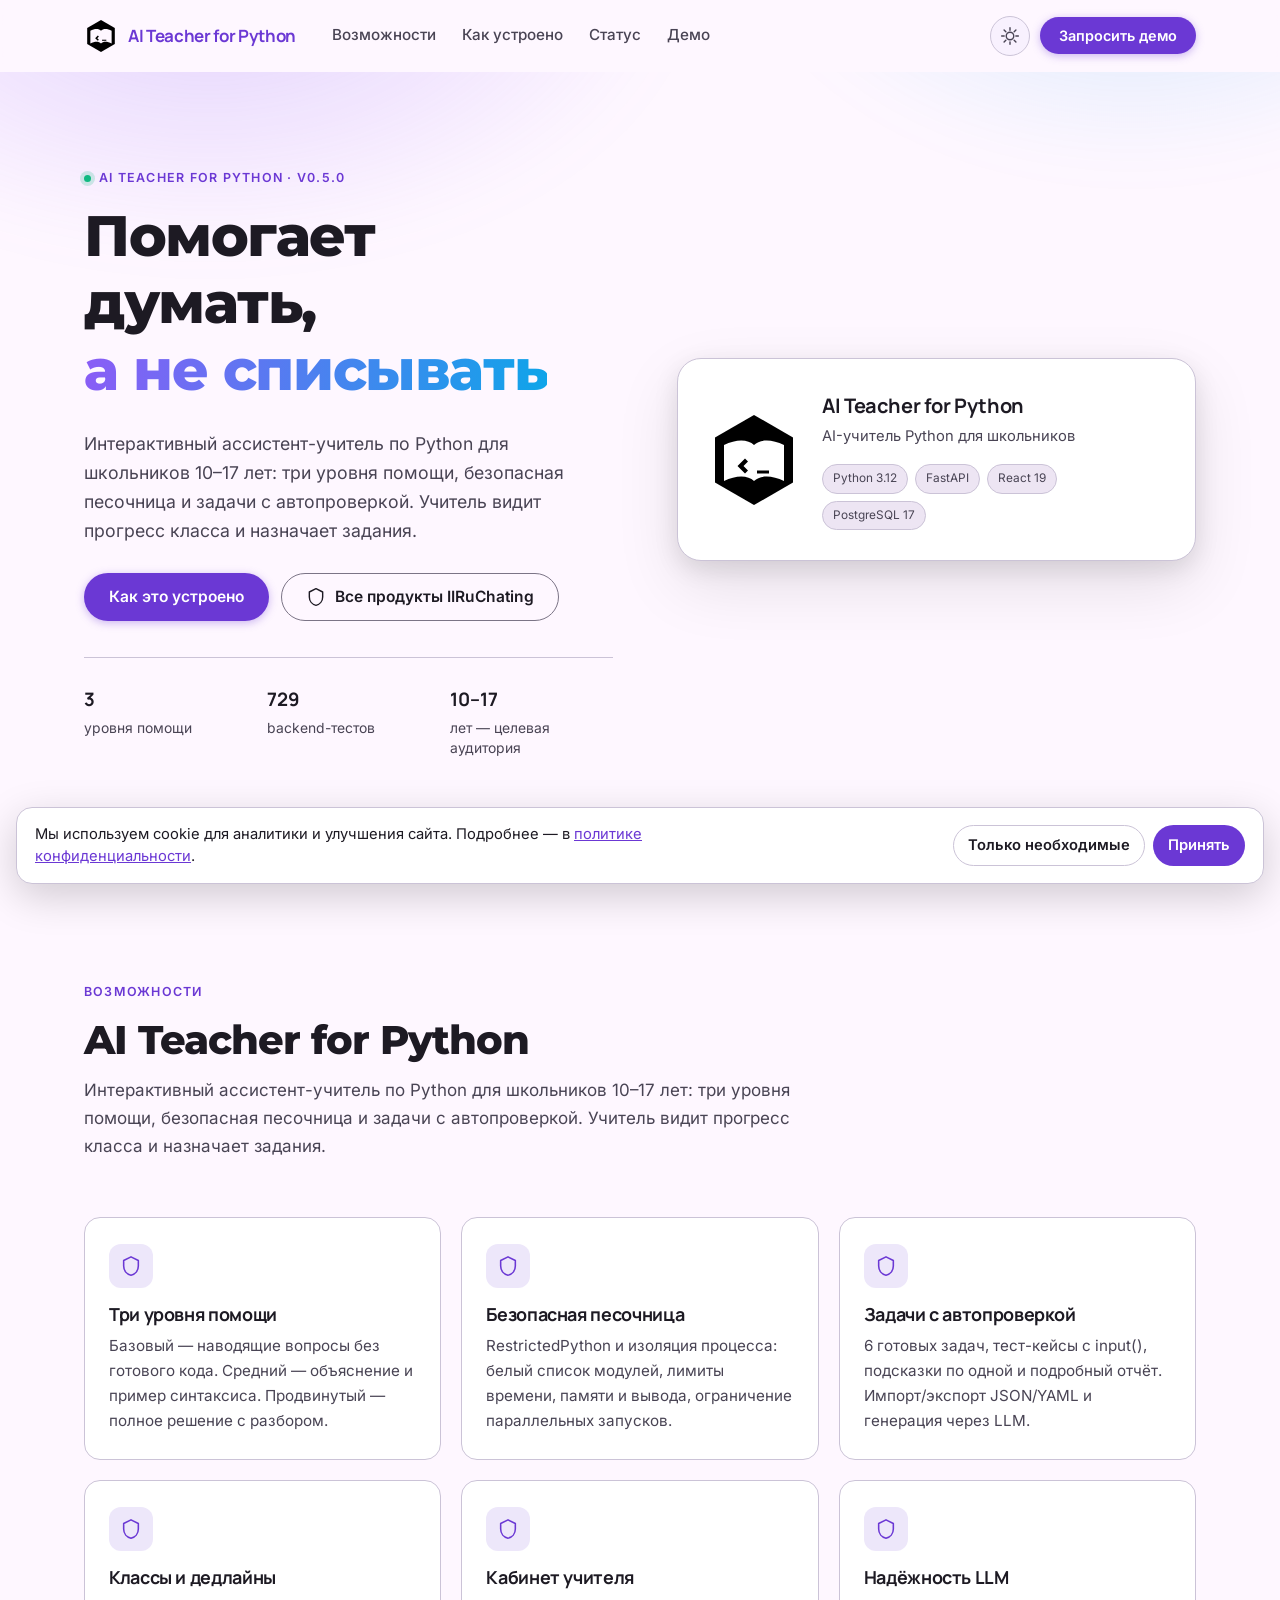
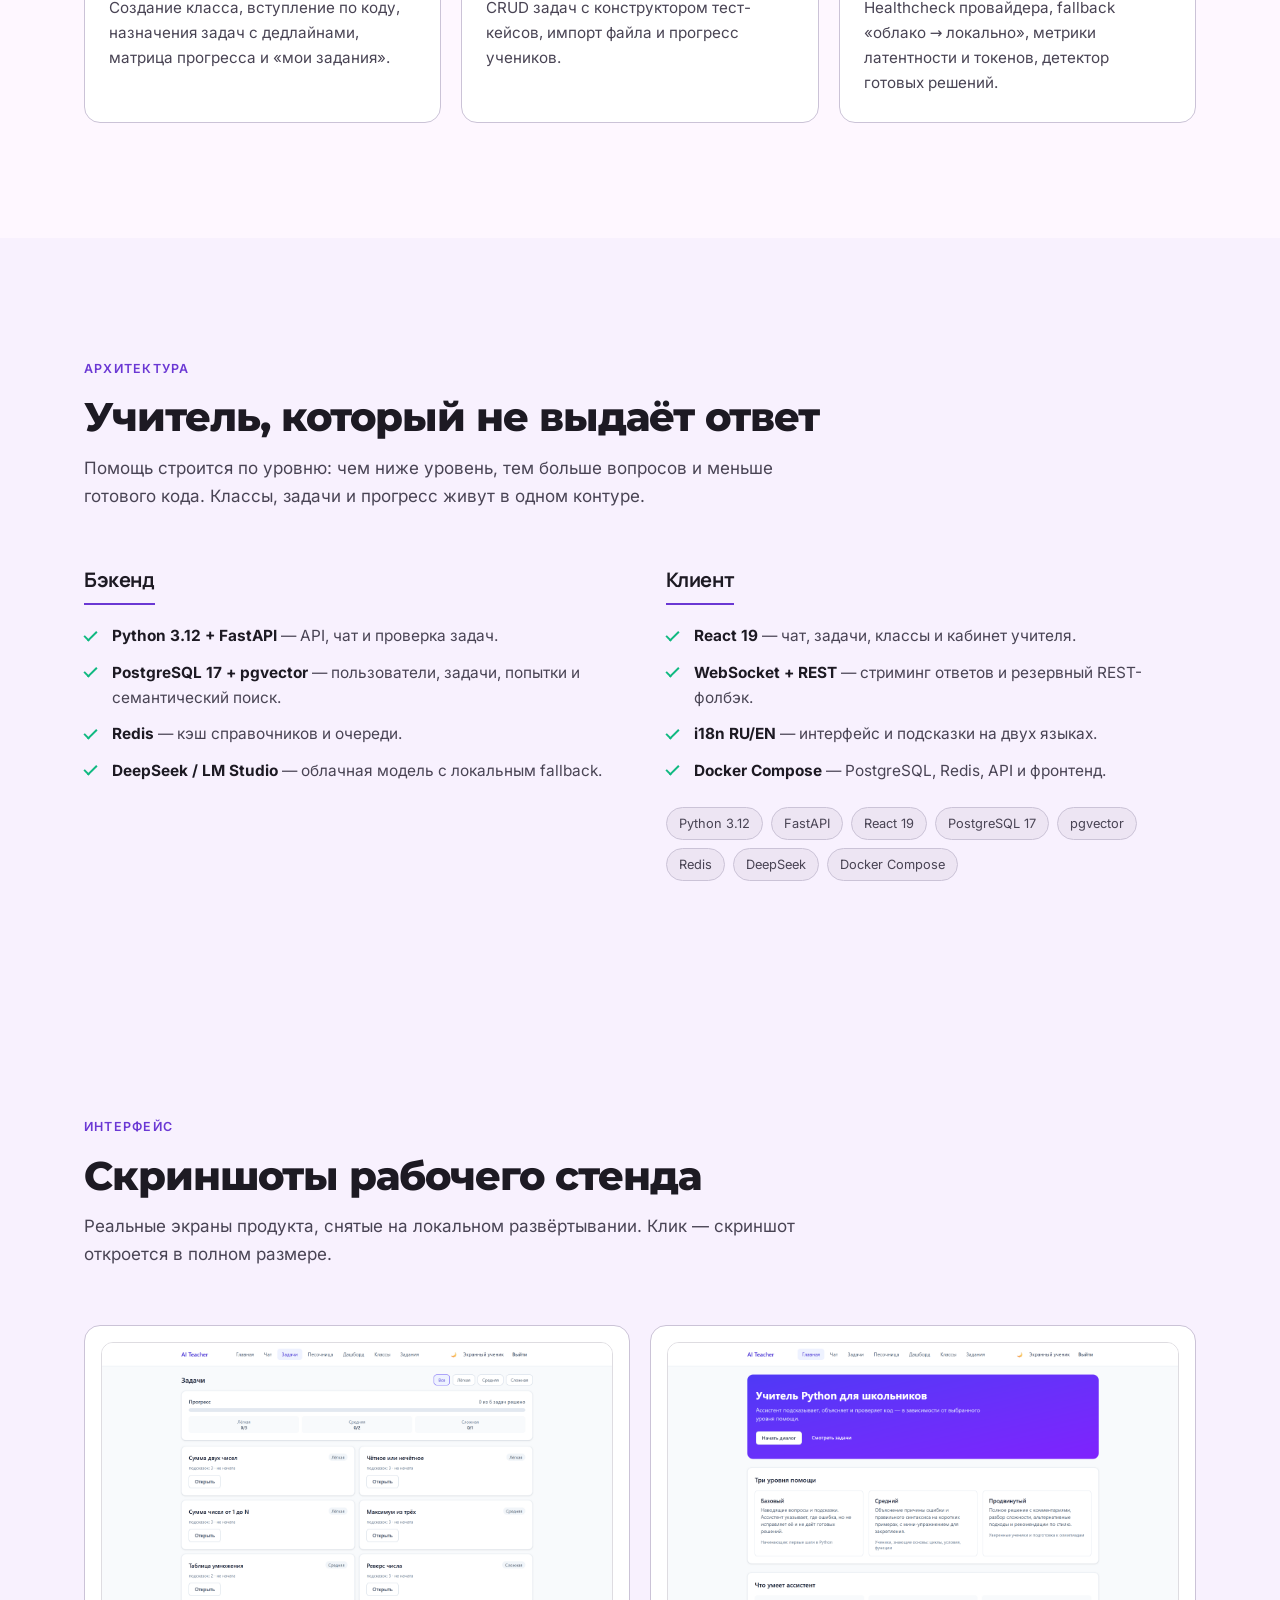
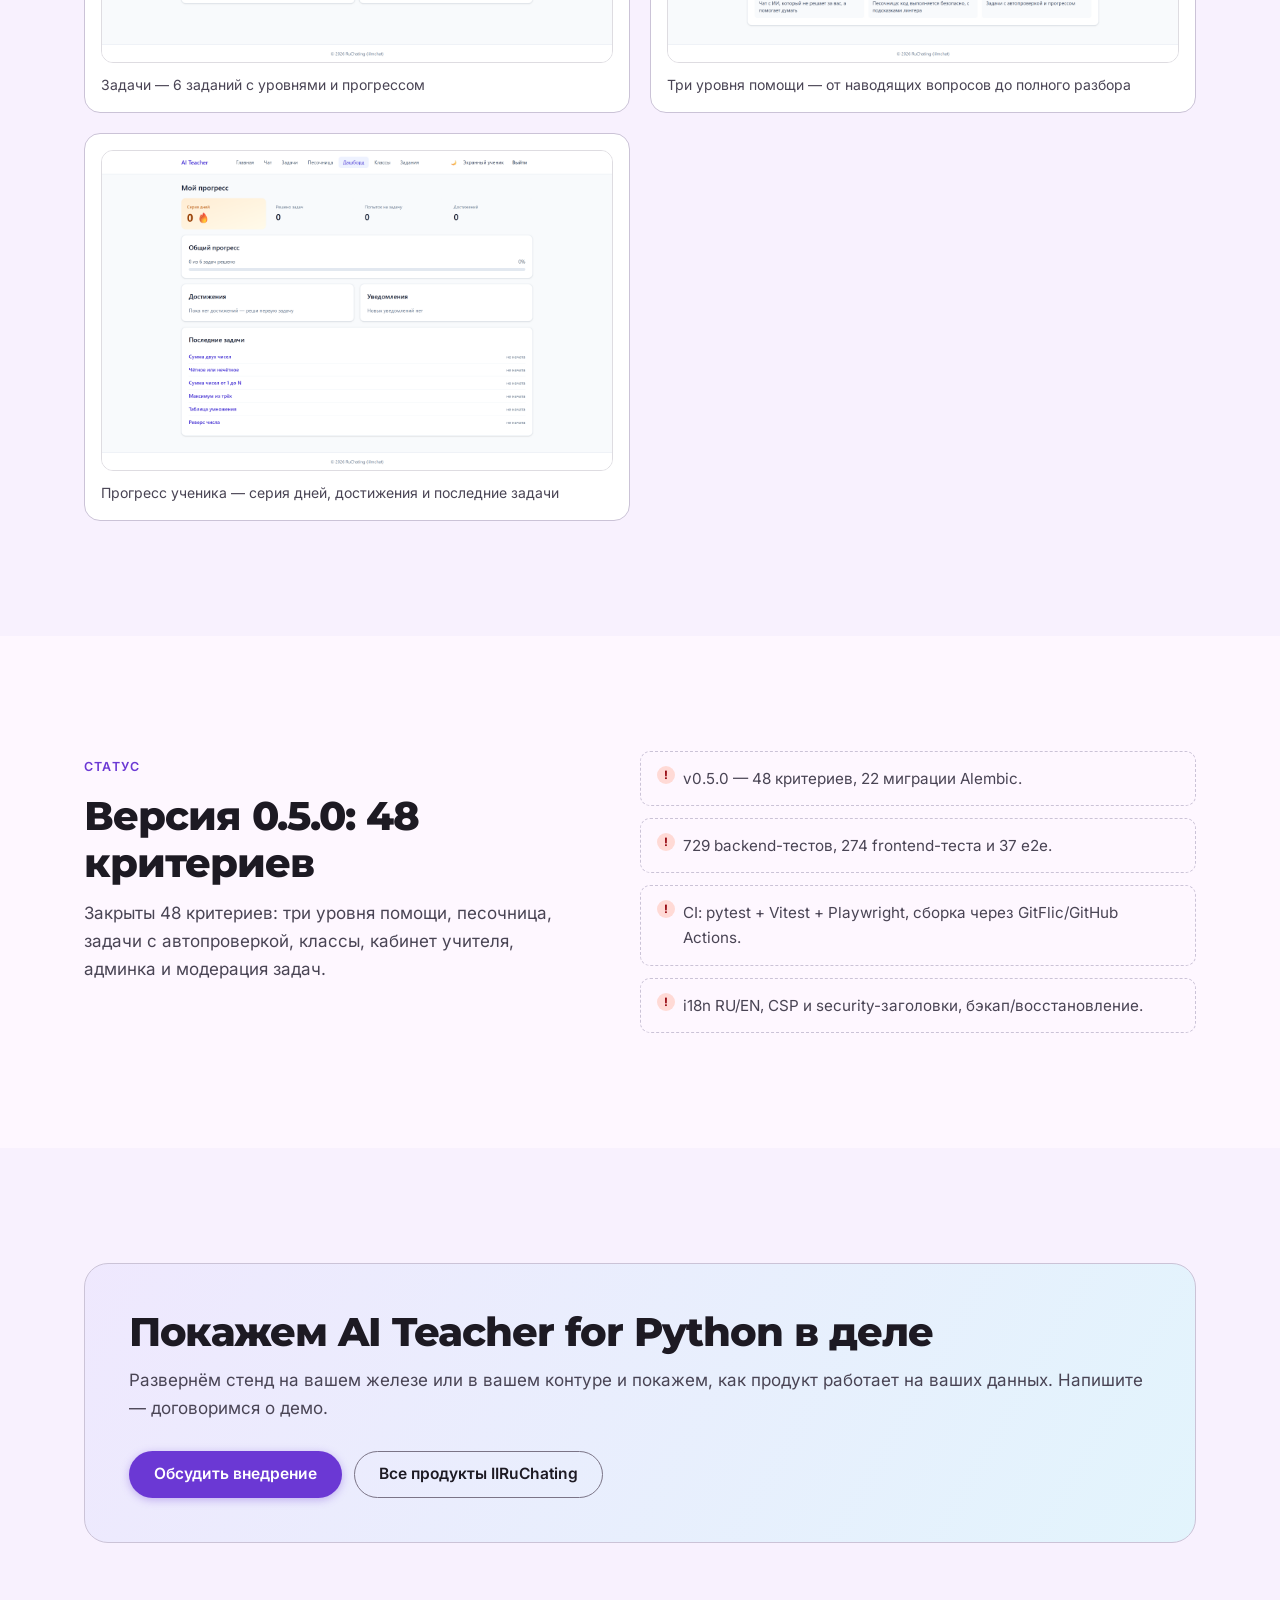
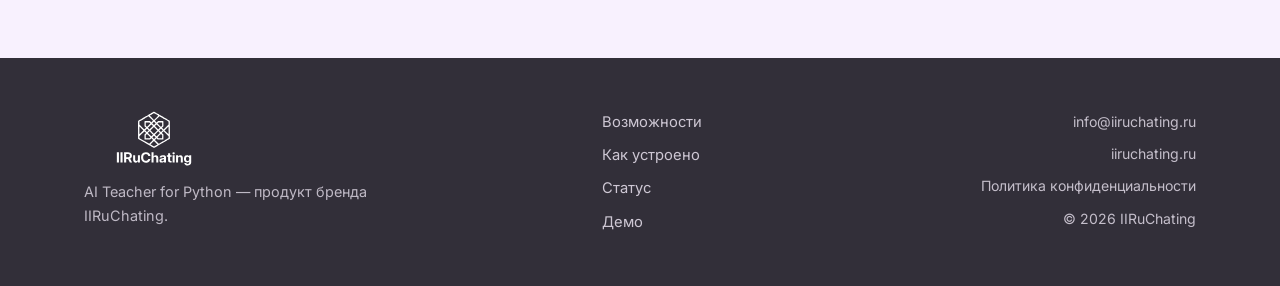
<file: teacher/index.html>
<!DOCTYPE html>
<html lang="ru">
<head>
<meta charset="utf-8" />
<meta name="viewport" content="width=device-width, initial-scale=1" />
<title>AI Teacher for Python — AI-учитель Python для школьников</title>
<meta name="description" content="AI-учитель Python для школьников 10–17 лет: три уровня помощи, безопасная песочница и задачи с автопроверкой. Классы, дедлайны и прогресс." />
<meta name="keywords" content="AI Teacher for Python, AI-учитель Python для школьников, IIRuChating, on-premise, локальный AI" />
<link rel="canonical" href="https://iiruchating.ru/teacher/" />

<meta property="og:type" content="website" />
<meta property="og:site_name" content="AI Teacher for Python" />
<meta property="og:locale" content="ru_RU" />
<meta property="og:url" content="https://iiruchating.ru/teacher/" />
<meta property="og:title" content="AI Teacher for Python — AI-учитель Python для школьников" />
<meta property="og:description" content="AI-учитель Python для школьников 10–17 лет: три уровня помощи, безопасная песочница и задачи с автопроверкой. Классы, дедлайны и прогресс." />
<meta property="og:image" content="https://iiruchating.ru/teacher/assets/img/screens/tasks.png" />
<meta name="twitter:card" content="summary" />

<script type="application/ld+json">
{
  "@context": "https://schema.org",
  "@graph": [
    {
      "@type": "SoftwareApplication",
      "name": "AI Teacher for Python",
      "description": "AI-учитель Python для школьников 10–17 лет: три уровня помощи, безопасная песочница и задачи с автопроверкой. Классы, дедлайны и прогресс.",
      "url": "https://iiruchating.ru/teacher/",
      "applicationCategory": "EducationalApplication",
      "operatingSystem": "Linux, Windows, Docker",
      "inLanguage": "ru",
      "publisher": {
        "@type": "Organization",
        "name": "IIRuChating",
        "url": "https://iiruchating.ru/"
      }
    },
    {
      "@type": "BreadcrumbList",
      "itemListElement": [
        {
          "@type": "ListItem",
          "position": 1,
          "name": "IIRuChating",
          "item": "https://iiruchating.ru/"
        },
        {
          "@type": "ListItem",
          "position": 2,
          "name": "AI Teacher for Python",
          "item": "https://iiruchating.ru/teacher/"
        }
      ]
    }
  ]
}
</script>

<link rel="icon" type="image/svg+xml" href="assets/img/favicon.svg" />
<link rel="icon" href="assets/img/favicon.ico" sizes="32x32" />
<link rel="apple-touch-icon" href="assets/img/apple-touch-icon.png" />
<link rel="manifest" href="assets/img/web-app-manifest.json" />

<link rel="preload" as="font" type="font/woff2" href="assets/fonts/Inter-cyrillic.woff2" crossorigin />
<link rel="preload" as="font" type="font/woff2" href="assets/fonts/Manrope-cyrillic.woff2" crossorigin />
<link rel="stylesheet" href="assets/css/fonts.css" />
<link rel="stylesheet" href="assets/css/theme-m3.css" />
<link rel="stylesheet" href="assets/css/styles.css" />
<link rel="stylesheet" href="assets/css/screenshots.css" />
</head>
<body>
<a class="skip-link" href="#main">Перейти к содержимому</a>

<header class="site-header" id="top">
  <div class="container header__inner">
    <a class="brand brand--product" href="#top" aria-label="AI Teacher for Python — на главную">
      <img class="brand__icon plogo" src="assets/img/products/teacher.svg" alt="AI Teacher for Python" width="64" height="64" />
      <span class="brand__name">AI Teacher for Python</span>
    </a>

    <nav class="nav" id="nav" aria-label="Основная навигация">
      <a class="nav__link" href="#features">Возможности</a>
      <a class="nav__link" href="#tech">Как устроено</a>
      <a class="nav__link" href="#status">Статус</a>
      <a class="nav__link" href="#cta">Демо</a>
    </nav>

    <div class="header__actions">
      <button class="icon-btn" id="theme-toggle" type="button" aria-label="Переключить тему" title="Переключить тему">
        <svg class="icon icon--sun" viewBox="0 0 24 24" aria-hidden="true"><circle cx="12" cy="12" r="4.5"/><path d="M12 2v3M12 19v3M2 12h3M19 12h3M4.9 4.9l2.1 2.1M17 17l2.1 2.1M19.1 4.9L17 7M7 17l-2.1 2.1"/></svg>
        <svg class="icon icon--moon" viewBox="0 0 24 24" aria-hidden="true"><path d="M20 14.5A8.5 8.5 0 1 1 9.5 4a7 7 0 0 0 10.5 10.5Z"/></svg>
      </button>
      <a class="btn btn--primary btn--sm header__cta" href="mailto:info@iiruchating.ru">Запросить демо</a>
      <button class="icon-btn nav-toggle" id="nav-toggle" type="button" aria-label="Меню" aria-expanded="false" aria-controls="nav">
        <svg class="icon" viewBox="0 0 24 24" aria-hidden="true"><path d="M4 7h16M4 12h16M4 17h16"/></svg>
      </button>
    </div>
  </div>
</header>

<main id="main">

  <section class="hero">
    <div class="hero__bg" aria-hidden="true"></div>
    <div class="container hero__inner">
      <div class="hero__content">
        <p class="eyebrow"><span class="dot"></span>AI Teacher for Python · v0.5.0</p>
        <h1 class="hero__title">Помогает думать,<br /><span class="grad">а не списывать</span></h1>
        <p class="hero__lead">Интерактивный ассистент-учитель по Python для школьников 10–17 лет: три уровня помощи, безопасная песочница и задачи с автопроверкой. Учитель видит прогресс класса и назначает задания.</p>

        <div class="hero__actions">
          <a class="btn btn--primary" href="#screens">Как это устроено</a>
          <a class="btn btn--ghost" href="https://iiruchating.ru/">
            <svg class="icon" viewBox="0 0 24 24" aria-hidden="true"><path d="M12 2 4 6v6c0 5 3.4 9 8 10 4.6-1 8-5 8-10V6z"/></svg>
            Все продукты IIRuChating
          </a>
        </div>

        <ul class="hero__stats">
          <li><b>3</b><span>уровня помощи</span></li>
          <li><b>729</b><span>backend-тестов</span></li>
          <li><b>10–17</b><span>лет — целевая аудитория</span></li>
        </ul>
      </div>

      <div class="hero__visual" aria-hidden="true">
        <div class="pmark">
          <img class="pmark__logo plogo" src="assets/img/products/teacher.svg" alt="" width="120" height="120" />
          <div class="pmark__body">
            <b>AI Teacher for Python</b>
            <span>AI-учитель Python для школьников</span>
            <div class="pmark__chips">
              <span class="stack-chip">Python 3.12</span>
              <span class="stack-chip">FastAPI</span>
              <span class="stack-chip">React 19</span>
              <span class="stack-chip">PostgreSQL 17</span>
            </div>
          </div>
        </div>
      </div>
    </div>
  </section>

  <section class="section" id="features">
    <div class="container">
      <div class="section__head">
        <p class="eyebrow">Возможности</p>
        <h2 class="section__title">AI Teacher for Python</h2>
        <p class="section__lead">Интерактивный ассистент-учитель по Python для школьников 10–17 лет: три уровня помощи, безопасная песочница и задачи с автопроверкой. Учитель видит прогресс класса и назначает задания.</p>
      </div>

      <div class="cards">
        <article class="card reveal">
          <div class="card__icon"><svg class="icon" viewBox="0 0 24 24" aria-hidden="true"><path d="M12 2 4 6v6c0 5 3.4 9 8 10 4.6-1 8-5 8-10V6z"/></svg></div>
          <h3>Три уровня помощи</h3>
          <p>Базовый — наводящие вопросы без готового кода. Средний — объяснение и пример синтаксиса. Продвинутый — полное решение с разбором.</p>
        </article>
        <article class="card reveal">
          <div class="card__icon"><svg class="icon" viewBox="0 0 24 24" aria-hidden="true"><path d="M12 2 4 6v6c0 5 3.4 9 8 10 4.6-1 8-5 8-10V6z"/></svg></div>
          <h3>Безопасная песочница</h3>
          <p>RestrictedPython и изоляция процесса: белый список модулей, лимиты времени, памяти и вывода, ограничение параллельных запусков.</p>
        </article>
        <article class="card reveal">
          <div class="card__icon"><svg class="icon" viewBox="0 0 24 24" aria-hidden="true"><path d="M12 2 4 6v6c0 5 3.4 9 8 10 4.6-1 8-5 8-10V6z"/></svg></div>
          <h3>Задачи с автопроверкой</h3>
          <p>6 готовых задач, тест-кейсы с input(), подсказки по одной и подробный отчёт. Импорт/экспорт JSON/YAML и генерация через LLM.</p>
        </article>
        <article class="card reveal">
          <div class="card__icon"><svg class="icon" viewBox="0 0 24 24" aria-hidden="true"><path d="M12 2 4 6v6c0 5 3.4 9 8 10 4.6-1 8-5 8-10V6z"/></svg></div>
          <h3>Классы и дедлайны</h3>
          <p>Создание класса, вступление по коду, назначения задач с дедлайнами, матрица прогресса и «мои задания».</p>
        </article>
        <article class="card reveal">
          <div class="card__icon"><svg class="icon" viewBox="0 0 24 24" aria-hidden="true"><path d="M12 2 4 6v6c0 5 3.4 9 8 10 4.6-1 8-5 8-10V6z"/></svg></div>
          <h3>Кабинет учителя</h3>
          <p>CRUD задач с конструктором тест-кейсов, импорт файла и прогресс учеников.</p>
        </article>
        <article class="card reveal">
          <div class="card__icon"><svg class="icon" viewBox="0 0 24 24" aria-hidden="true"><path d="M12 2 4 6v6c0 5 3.4 9 8 10 4.6-1 8-5 8-10V6z"/></svg></div>
          <h3>Надёжность LLM</h3>
          <p>Healthcheck провайдера, fallback «облако → локально», метрики латентности и токенов, детектор готовых решений.</p>
        </article>
      </div>
    </div>
  </section>

  <section class="section section--alt" id="tech">
    <div class="container">
      <div class="section__head">
        <p class="eyebrow">Архитектура</p>
        <h2 class="section__title">Учитель, который не выдаёт ответ</h2>
        <p class="section__lead">Помощь строится по уровню: чем ниже уровень, тем больше вопросов и меньше готового кода. Классы, задачи и прогресс живут в одном контуре.</p>
      </div>

      <div class="split">
        <div class="split__col">
          <h3 class="split__title">Бэкенд</h3>
          <ul class="checklist">
            <li><b>Python 3.12 + FastAPI</b> — API, чат и проверка задач.</li>
            <li><b>PostgreSQL 17 + pgvector</b> — пользователи, задачи, попытки и семантический поиск.</li>
            <li><b>Redis</b> — кэш справочников и очереди.</li>
            <li><b>DeepSeek / LM Studio</b> — облачная модель с локальным fallback.</li>
          </ul>
        </div>
        <div class="split__col">
          <h3 class="split__title">Клиент</h3>
          <ul class="checklist">
            <li><b>React 19</b> — чат, задачи, классы и кабинет учителя.</li>
            <li><b>WebSocket + REST</b> — стриминг ответов и резервный REST-фолбэк.</li>
            <li><b>i18n RU/EN</b> — интерфейс и подсказки на двух языках.</li>
            <li><b>Docker Compose</b> — PostgreSQL, Redis, API и фронтенд.</li>
          </ul>
          <div class="stack-chips">
            <span class="stack-chip">Python 3.12</span>
            <span class="stack-chip">FastAPI</span>
            <span class="stack-chip">React 19</span>
            <span class="stack-chip">PostgreSQL 17</span>
            <span class="stack-chip">pgvector</span>
            <span class="stack-chip">Redis</span>
            <span class="stack-chip">DeepSeek</span>
            <span class="stack-chip">Docker Compose</span>
          </div>
        </div>
      </div>
    </div>
  </section>

    <section class="section section--alt" id="screens">
    <div class="container">
      <div class="section__head">
        <p class="eyebrow">Интерфейс</p>
        <h2 class="section__title">Скриншоты рабочего стенда</h2>
        <p class="section__lead">Реальные экраны продукта, снятые на локальном развёртывании.
        Клик — скриншот откроется в полном размере.</p>
      </div>

      <div class="cards shots">
        <article class="card reveal">
          <figure>
            <a href="assets/img/screens/tasks.png" target="_blank" rel="noopener">
              <img src="assets/img/screens/tasks.png" width="1440" height="900" loading="lazy"
                   alt="Скриншот AI Teacher for Python: Задачи — 6 заданий с уровнями и прогрессом" />
            </a>
            <figcaption>Задачи — 6 заданий с уровнями и прогрессом</figcaption>
          </figure>
        </article>
        <article class="card reveal">
          <figure>
            <a href="assets/img/screens/home.png" target="_blank" rel="noopener">
              <img src="assets/img/screens/home.png" width="1440" height="900" loading="lazy"
                   alt="Скриншот AI Teacher for Python: Три уровня помощи — от наводящих вопросов до полного разбора" />
            </a>
            <figcaption>Три уровня помощи — от наводящих вопросов до полного разбора</figcaption>
          </figure>
        </article>
        <article class="card reveal">
          <figure>
            <a href="assets/img/screens/dashboard.png" target="_blank" rel="noopener">
              <img src="assets/img/screens/dashboard.png" width="1440" height="900" loading="lazy"
                   alt="Скриншот AI Teacher for Python: Прогресс ученика — серия дней, достижения и последние задачи" />
            </a>
            <figcaption>Прогресс ученика — серия дней, достижения и последние задачи</figcaption>
          </figure>
        </article>
      </div>
    </div>
  </section>

  <section class="section" id="status">
    <div class="container">
      <div class="limits reveal">
        <div>
          <p class="eyebrow">Статус</p>
          <h2 class="section__title">Версия 0.5.0: 48 критериев</h2>
          <p class="section__lead">Закрыты 48 критериев: три уровня помощи, песочница, задачи с автопроверкой, классы, кабинет учителя, админка и модерация задач.</p>
        </div>
        <ul class="limits__list">
          <li>v0.5.0 — 48 критериев, 22 миграции Alembic.</li>
          <li>729 backend-тестов, 274 frontend-теста и 37 e2e.</li>
          <li>CI: pytest + Vitest + Playwright, сборка через GitFlic/GitHub Actions.</li>
          <li>i18n RU/EN, CSP и security-заголовки, бэкап/восстановление.</li>
        </ul>
      </div>
    </div>
  </section>

  <section class="section section--alt" id="cta">
    <div class="container">
      <div class="cta reveal">
        <div>
          <h2 class="section__title">Покажем AI Teacher for Python в деле</h2>
          <p class="section__lead">
            Развернём стенд на вашем железе или в вашем контуре и покажем, как продукт работает на ваших данных. Напишите — договоримся о демо.
          </p>
        </div>
        <div class="cta__actions">
          <a class="btn btn--primary" href="mailto:info@iiruchating.ru">Обсудить внедрение</a>
          <a class="btn btn--ghost" href="https://iiruchating.ru/">Все продукты IIRuChating</a>
        </div>
      </div>
    </div>
  </section>
</main>

<footer class="site-footer">
  <div class="container footer__inner">
    <div class="footer__brand">
      <img class="footer__logo" src="assets/img/logo-full.svg" alt="IIRuChating" width="240" height="96" />
      <p>AI Teacher for Python — продукт бренда IIRuChating.</p>
    </div>
    <nav class="footer__nav" aria-label="Навигация в подвале">
      <a href="#features">Возможности</a>
      <a href="#tech">Как устроено</a>
      <a href="#status">Статус</a>
      <a href="#cta">Демо</a>
    </nav>
    <div class="footer__meta">
      <a href="mailto:info@iiruchating.ru">info@iiruchating.ru</a>
      <a href="https://iiruchating.ru/">iiruchating.ru</a>
      <a href="https://iiruchating.ru/privacy/">Политика конфиденциальности</a>
      <span>© 2026 IIRuChating</span>
    </div>
  </div>
</footer>

<script src="assets/js/main.js" defer></script>
<script src="/assets/js/consent.js" defer></script>
</body>
</html>
</file>
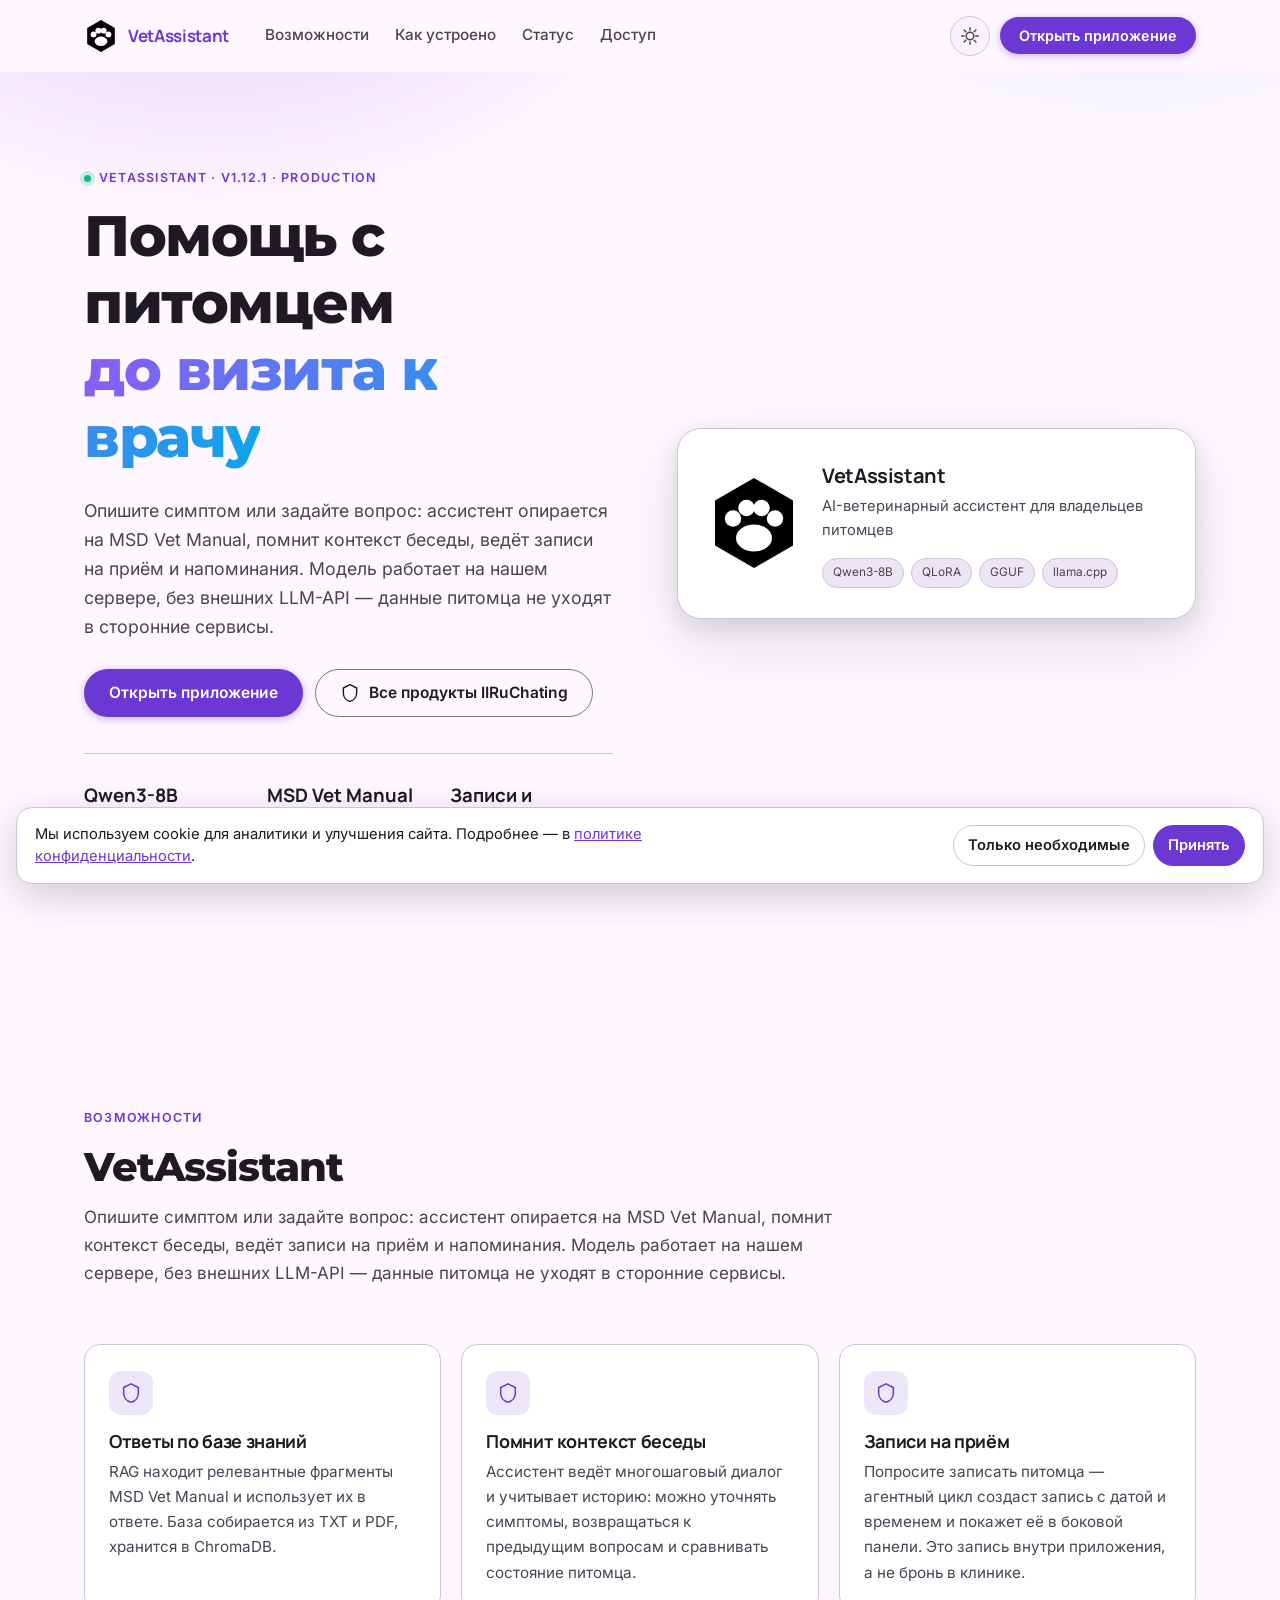
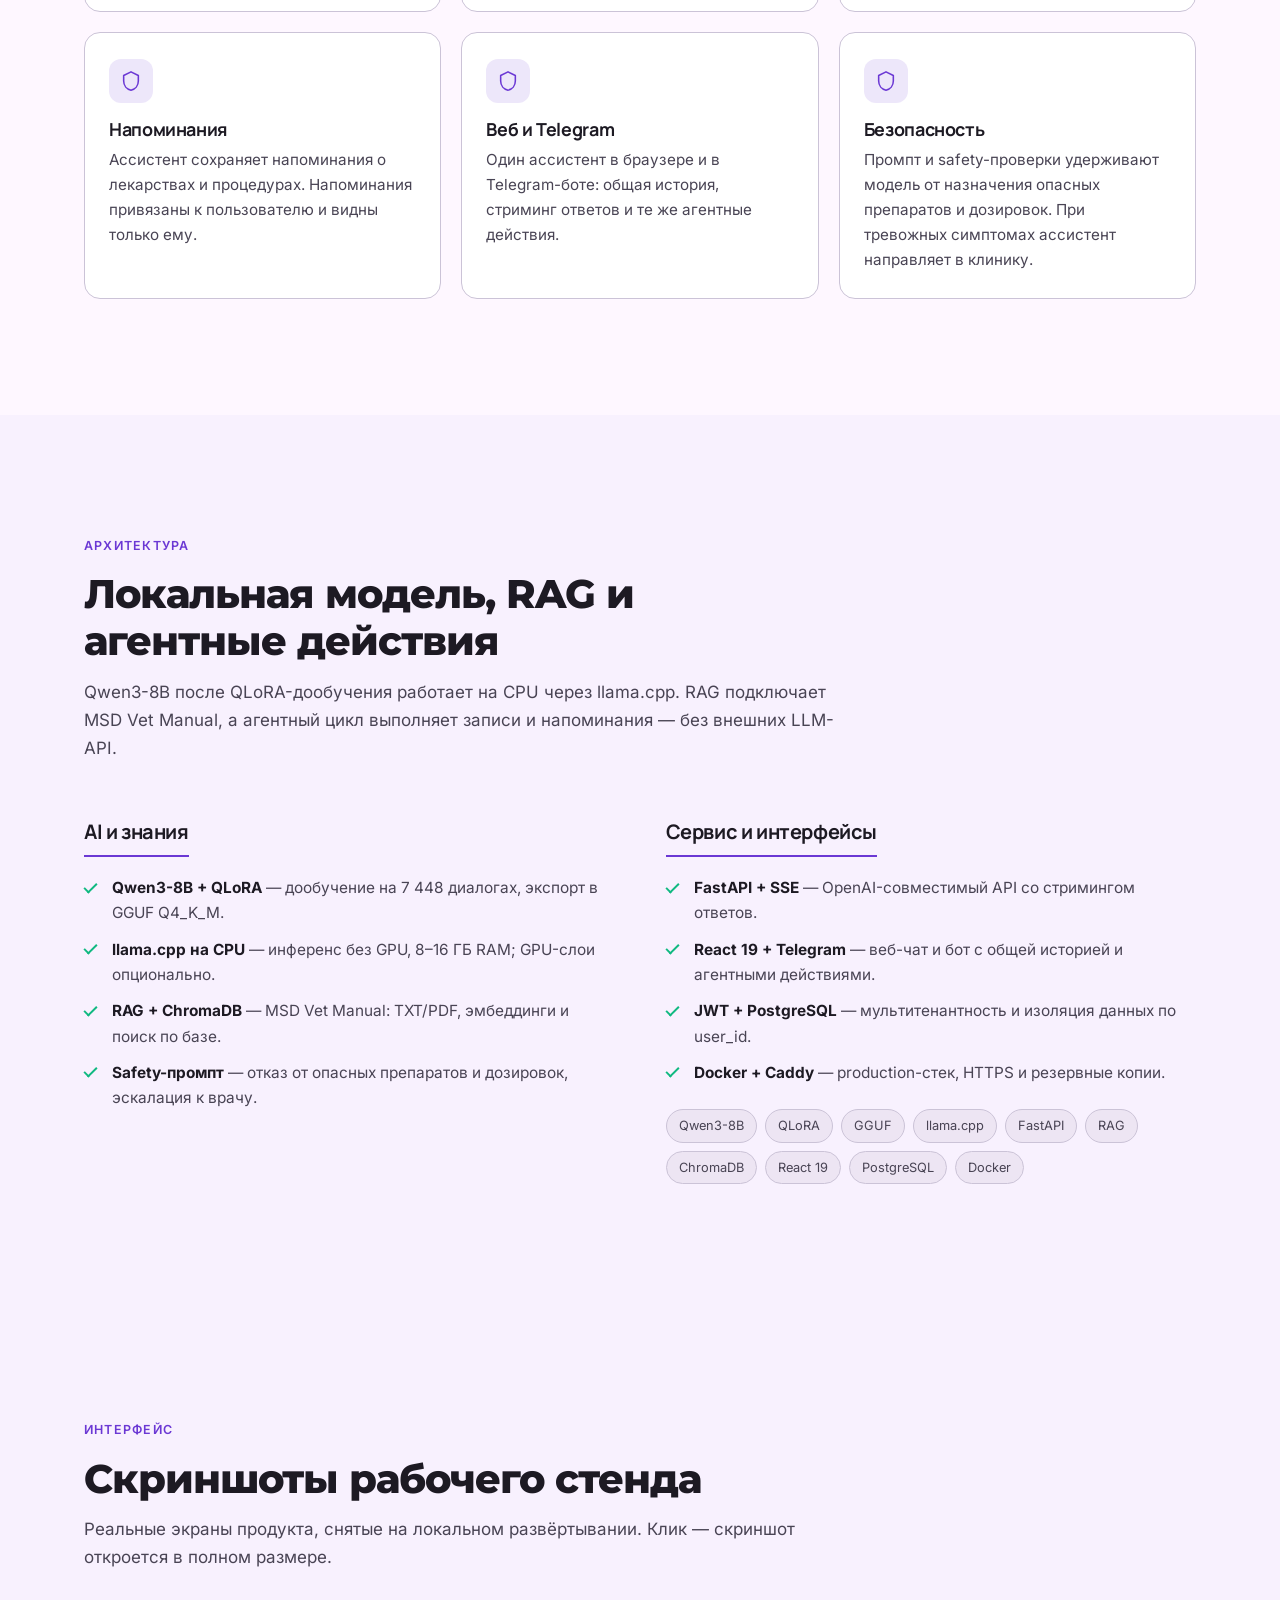
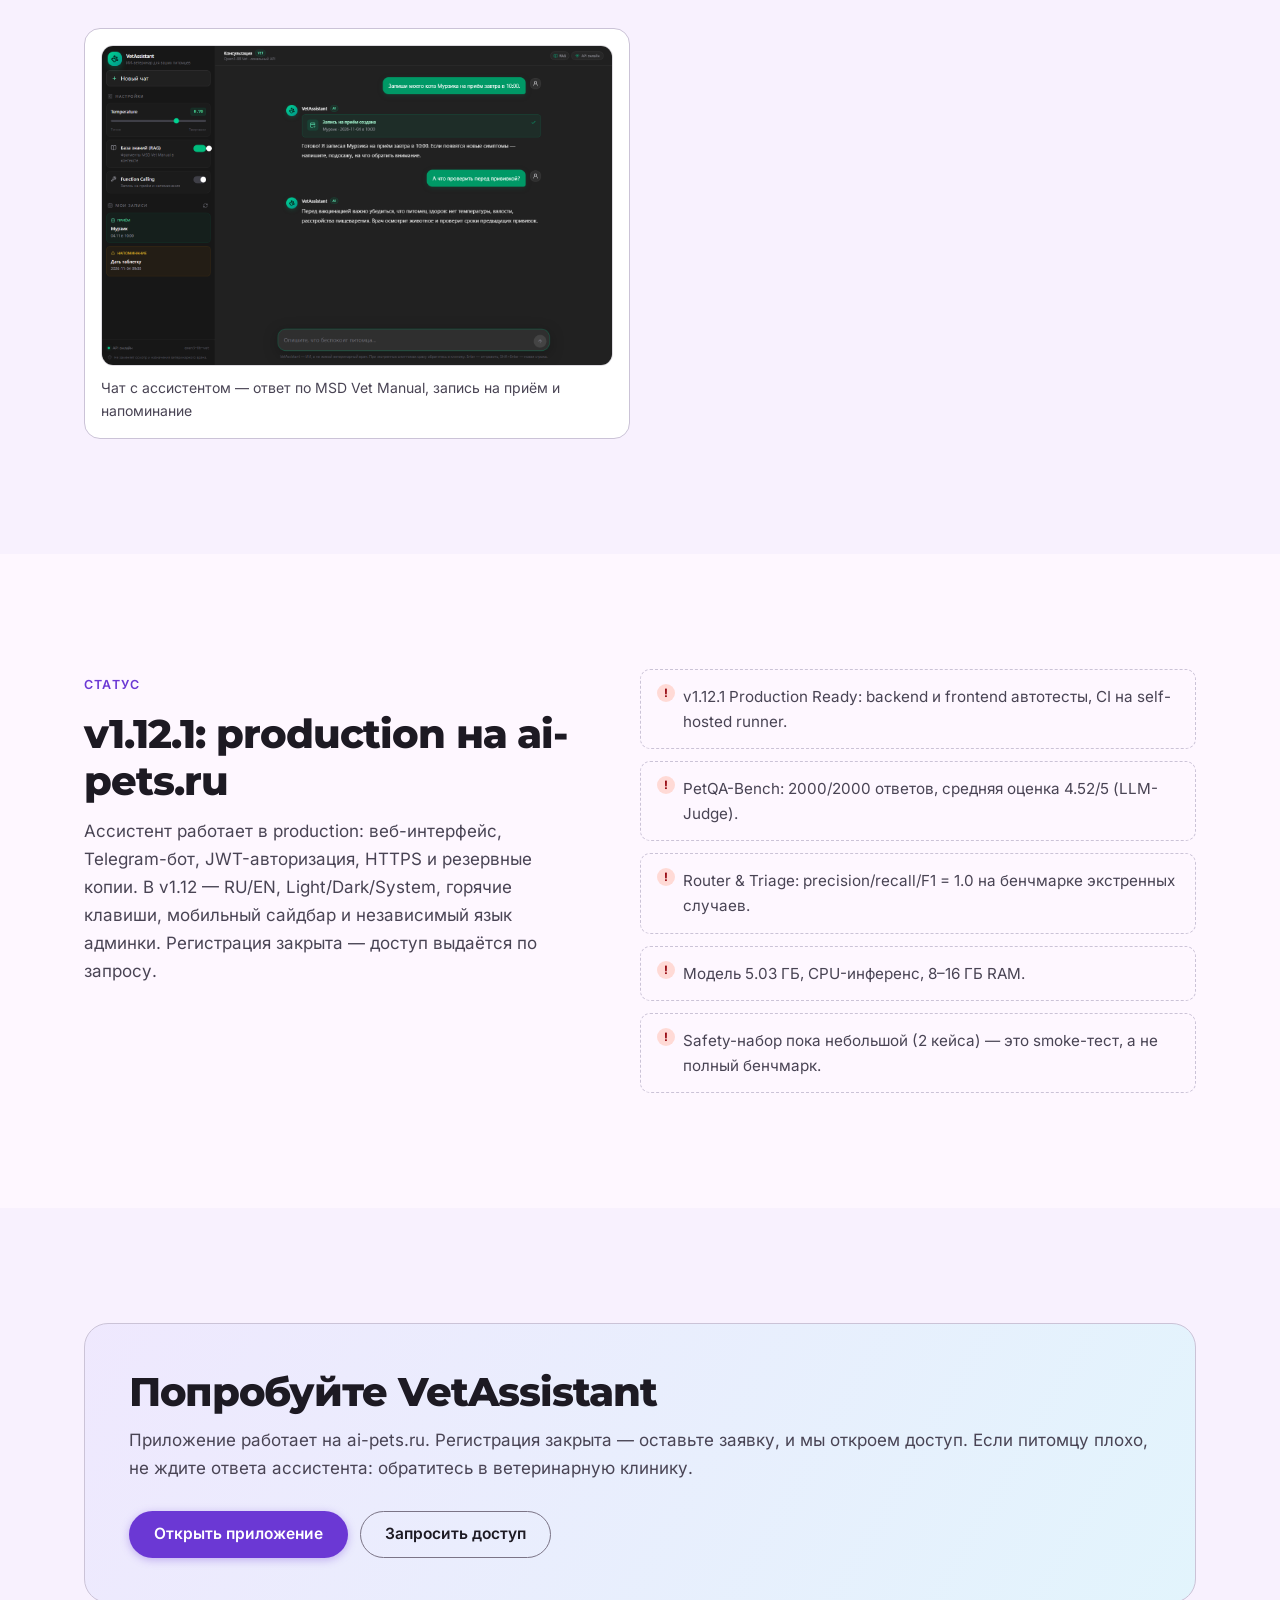
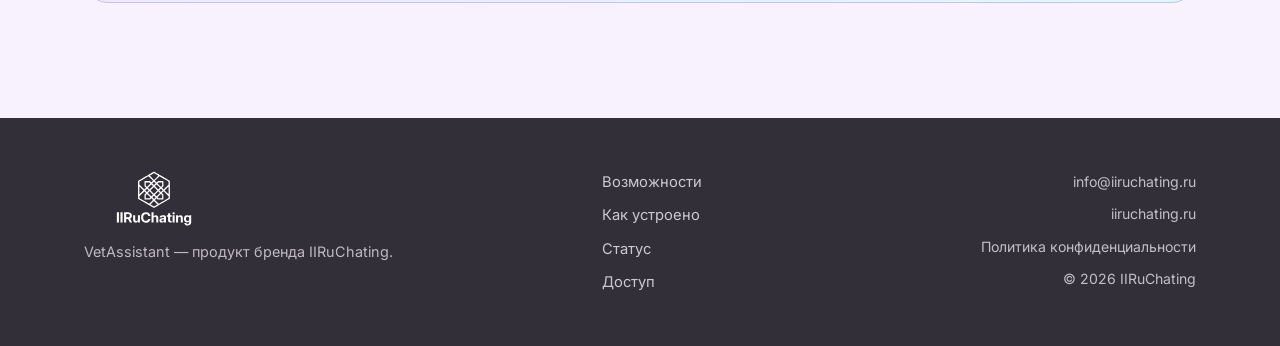
<file: vetassistant/index.html>
<!DOCTYPE html>
<html lang="ru">
<head>
<meta charset="utf-8" />
<meta name="viewport" content="width=device-width, initial-scale=1" />
<title>VetAssistant — AI-ветеринарный ассистент для владельцев питомцев</title>
<meta name="description" content="VetAssistant — AI-ассистент для владельцев кошек и собак: отвечает по MSD Vet Manual, помогает оценить симптомы, ведёт записи на приём и напоминания. Не заменяет ветеринарного врача." />
<meta name="keywords" content="VetAssistant, AI-ветеринарный ассистент для владельцев питомцев, IIRuChating, on-premise, локальный AI" />
<link rel="canonical" href="https://iiruchating.ru/vetassistant/" />

<meta property="og:type" content="website" />
<meta property="og:site_name" content="VetAssistant" />
<meta property="og:locale" content="ru_RU" />
<meta property="og:url" content="https://iiruchating.ru/vetassistant/" />
<meta property="og:title" content="VetAssistant — AI-ветеринарный ассистент для владельцев питомцев" />
<meta property="og:description" content="VetAssistant — AI-ассистент для владельцев кошек и собак: отвечает по MSD Vet Manual, помогает оценить симптомы, ведёт записи на приём и напоминания. Не заменяет ветеринарного врача." />
<meta property="og:image" content="https://iiruchating.ru/vetassistant/assets/img/screens/chat.png" />
<meta name="twitter:card" content="summary" />

<script type="application/ld+json">
{
  "@context": "https://schema.org",
  "@graph": [
    {
      "@type": "SoftwareApplication",
      "name": "VetAssistant",
      "description": "VetAssistant — AI-ассистент для владельцев кошек и собак: отвечает по MSD Vet Manual, помогает оценить симптомы, ведёт записи на приём и напоминания. Не заменяет ветеринарного врача.",
      "url": "https://iiruchating.ru/vetassistant/",
      "applicationCategory": "HealthApplication",
      "operatingSystem": "Linux, Windows, Docker",
      "inLanguage": "ru",
      "publisher": {
        "@type": "Organization",
        "name": "IIRuChating",
        "url": "https://iiruchating.ru/"
      }
    },
    {
      "@type": "BreadcrumbList",
      "itemListElement": [
        {
          "@type": "ListItem",
          "position": 1,
          "name": "IIRuChating",
          "item": "https://iiruchating.ru/"
        },
        {
          "@type": "ListItem",
          "position": 2,
          "name": "VetAssistant",
          "item": "https://iiruchating.ru/vetassistant/"
        }
      ]
    }
  ]
}
</script>

<link rel="icon" type="image/svg+xml" href="assets/img/favicon.svg" />
<link rel="icon" href="assets/img/favicon.ico" sizes="32x32" />
<link rel="apple-touch-icon" href="assets/img/apple-touch-icon.png" />
<link rel="manifest" href="assets/img/web-app-manifest.json" />

<link rel="preload" as="font" type="font/woff2" href="assets/fonts/Inter-cyrillic.woff2" crossorigin />
<link rel="preload" as="font" type="font/woff2" href="assets/fonts/Manrope-cyrillic.woff2" crossorigin />
<link rel="stylesheet" href="assets/css/fonts.css" />
<link rel="stylesheet" href="assets/css/theme-m3.css" />
<link rel="stylesheet" href="assets/css/styles.css" />
<link rel="stylesheet" href="assets/css/screenshots.css" />
</head>
<body>
<a class="skip-link" href="#main">Перейти к содержимому</a>

<header class="site-header" id="top">
  <div class="container header__inner">
    <a class="brand brand--product" href="#top" aria-label="VetAssistant — на главную">
      <img class="brand__icon plogo" src="assets/img/products/vetassistant.svg" alt="VetAssistant" width="64" height="64" />
      <span class="brand__name">VetAssistant</span>
    </a>

    <nav class="nav" id="nav" aria-label="Основная навигация">
      <a class="nav__link" href="#features">Возможности</a>
      <a class="nav__link" href="#tech">Как устроено</a>
      <a class="nav__link" href="#status">Статус</a>
      <a class="nav__link" href="#cta">Доступ</a>
    </nav>

    <div class="header__actions">
      <button class="icon-btn" id="theme-toggle" type="button" aria-label="Переключить тему" title="Переключить тему">
        <svg class="icon icon--sun" viewBox="0 0 24 24" aria-hidden="true"><circle cx="12" cy="12" r="4.5"/><path d="M12 2v3M12 19v3M2 12h3M19 12h3M4.9 4.9l2.1 2.1M17 17l2.1 2.1M19.1 4.9L17 7M7 17l-2.1 2.1"/></svg>
        <svg class="icon icon--moon" viewBox="0 0 24 24" aria-hidden="true"><path d="M20 14.5A8.5 8.5 0 1 1 9.5 4a7 7 0 0 0 10.5 10.5Z"/></svg>
      </button>
      <a class="btn btn--primary btn--sm header__cta" href="https://ai-pets.ru/">Открыть приложение</a>
      <button class="icon-btn nav-toggle" id="nav-toggle" type="button" aria-label="Меню" aria-expanded="false" aria-controls="nav">
        <svg class="icon" viewBox="0 0 24 24" aria-hidden="true"><path d="M4 7h16M4 12h16M4 17h16"/></svg>
      </button>
    </div>
  </div>
</header>

<main id="main">

  <section class="hero">
    <div class="hero__bg" aria-hidden="true"></div>
    <div class="container hero__inner">
      <div class="hero__content">
        <p class="eyebrow"><span class="dot"></span>VetAssistant · v1.12.1 · production</p>
        <h1 class="hero__title">Помощь с питомцем<br /><span class="grad">до визита к врачу</span></h1>
        <p class="hero__lead">Опишите симптом или задайте вопрос: ассистент опирается на MSD Vet Manual, помнит контекст беседы, ведёт записи на приём и напоминания. Модель работает на нашем сервере, без внешних LLM-API — данные питомца не уходят в сторонние сервисы.</p>

        <div class="hero__actions">
          <a class="btn btn--primary" href="https://ai-pets.ru/">Открыть приложение</a>
          <a class="btn btn--ghost" href="https://iiruchating.ru/">
            <svg class="icon" viewBox="0 0 24 24" aria-hidden="true"><path d="M12 2 4 6v6c0 5 3.4 9 8 10 4.6-1 8-5 8-10V6z"/></svg>
            Все продукты IIRuChating
          </a>
        </div>

        <ul class="hero__stats">
          <li><b>Qwen3-8B</b><span>локальная модель на CPU, без внешних LLM-API</span></li>
          <li><b>MSD Vet Manual</b><span>RAG по ветеринарной базе знаний</span></li>
          <li><b>Записи и напоминания</b><span>агентные действия прямо в диалоге</span></li>
        </ul>
      </div>

      <div class="hero__visual" aria-hidden="true">
        <div class="pmark">
          <img class="pmark__logo plogo" src="assets/img/products/vetassistant.svg" alt="" width="120" height="120" />
          <div class="pmark__body">
            <b>VetAssistant</b>
            <span>AI-ветеринарный ассистент для владельцев питомцев</span>
            <div class="pmark__chips">
              <span class="stack-chip">Qwen3-8B</span>
              <span class="stack-chip">QLoRA</span>
              <span class="stack-chip">GGUF</span>
              <span class="stack-chip">llama.cpp</span>
            </div>
          </div>
        </div>
      </div>
    </div>
  </section>

  <section class="section" id="features">
    <div class="container">
      <div class="section__head">
        <p class="eyebrow">Возможности</p>
        <h2 class="section__title">VetAssistant</h2>
        <p class="section__lead">Опишите симптом или задайте вопрос: ассистент опирается на MSD Vet Manual, помнит контекст беседы, ведёт записи на приём и напоминания. Модель работает на нашем сервере, без внешних LLM-API — данные питомца не уходят в сторонние сервисы.</p>
      </div>

      <div class="cards">
        <article class="card reveal">
          <div class="card__icon"><svg class="icon" viewBox="0 0 24 24" aria-hidden="true"><path d="M12 2 4 6v6c0 5 3.4 9 8 10 4.6-1 8-5 8-10V6z"/></svg></div>
          <h3>Ответы по базе знаний</h3>
          <p>RAG находит релевантные фрагменты MSD Vet Manual и использует их в ответе. База собирается из TXT и PDF, хранится в ChromaDB.</p>
        </article>
        <article class="card reveal">
          <div class="card__icon"><svg class="icon" viewBox="0 0 24 24" aria-hidden="true"><path d="M12 2 4 6v6c0 5 3.4 9 8 10 4.6-1 8-5 8-10V6z"/></svg></div>
          <h3>Помнит контекст беседы</h3>
          <p>Ассистент ведёт многошаговый диалог и учитывает историю: можно уточнять симптомы, возвращаться к предыдущим вопросам и сравнивать состояние питомца.</p>
        </article>
        <article class="card reveal">
          <div class="card__icon"><svg class="icon" viewBox="0 0 24 24" aria-hidden="true"><path d="M12 2 4 6v6c0 5 3.4 9 8 10 4.6-1 8-5 8-10V6z"/></svg></div>
          <h3>Записи на приём</h3>
          <p>Попросите записать питомца — агентный цикл создаст запись с датой и временем и покажет её в боковой панели. Это запись внутри приложения, а не бронь в клинике.</p>
        </article>
        <article class="card reveal">
          <div class="card__icon"><svg class="icon" viewBox="0 0 24 24" aria-hidden="true"><path d="M12 2 4 6v6c0 5 3.4 9 8 10 4.6-1 8-5 8-10V6z"/></svg></div>
          <h3>Напоминания</h3>
          <p>Ассистент сохраняет напоминания о лекарствах и процедурах. Напоминания привязаны к пользователю и видны только ему.</p>
        </article>
        <article class="card reveal">
          <div class="card__icon"><svg class="icon" viewBox="0 0 24 24" aria-hidden="true"><path d="M12 2 4 6v6c0 5 3.4 9 8 10 4.6-1 8-5 8-10V6z"/></svg></div>
          <h3>Веб и Telegram</h3>
          <p>Один ассистент в браузере и в Telegram-боте: общая история, стриминг ответов и те же агентные действия.</p>
        </article>
        <article class="card reveal">
          <div class="card__icon"><svg class="icon" viewBox="0 0 24 24" aria-hidden="true"><path d="M12 2 4 6v6c0 5 3.4 9 8 10 4.6-1 8-5 8-10V6z"/></svg></div>
          <h3>Безопасность</h3>
          <p>Промпт и safety-проверки удерживают модель от назначения опасных препаратов и дозировок. При тревожных симптомах ассистент направляет в клинику.</p>
        </article>
      </div>
    </div>
  </section>

  <section class="section section--alt" id="tech">
    <div class="container">
      <div class="section__head">
        <p class="eyebrow">Архитектура</p>
        <h2 class="section__title">Локальная модель, RAG и агентные действия</h2>
        <p class="section__lead">Qwen3-8B после QLoRA-дообучения работает на CPU через llama.cpp. RAG подключает MSD Vet Manual, а агентный цикл выполняет записи и напоминания — без внешних LLM-API.</p>
      </div>

      <div class="split">
        <div class="split__col">
          <h3 class="split__title">AI и знания</h3>
          <ul class="checklist">
            <li><b>Qwen3-8B + QLoRA</b> — дообучение на 7 448 диалогах, экспорт в GGUF Q4_K_M.</li>
            <li><b>llama.cpp на CPU</b> — инференс без GPU, 8–16 ГБ RAM; GPU-слои опционально.</li>
            <li><b>RAG + ChromaDB</b> — MSD Vet Manual: TXT/PDF, эмбеддинги и поиск по базе.</li>
            <li><b>Safety-промпт</b> — отказ от опасных препаратов и дозировок, эскалация к врачу.</li>
          </ul>
        </div>
        <div class="split__col">
          <h3 class="split__title">Сервис и интерфейсы</h3>
          <ul class="checklist">
            <li><b>FastAPI + SSE</b> — OpenAI-совместимый API со стримингом ответов.</li>
            <li><b>React 19 + Telegram</b> — веб-чат и бот с общей историей и агентными действиями.</li>
            <li><b>JWT + PostgreSQL</b> — мультитенантность и изоляция данных по user_id.</li>
            <li><b>Docker + Caddy</b> — production-стек, HTTPS и резервные копии.</li>
          </ul>
          <div class="stack-chips">
            <span class="stack-chip">Qwen3-8B</span>
            <span class="stack-chip">QLoRA</span>
            <span class="stack-chip">GGUF</span>
            <span class="stack-chip">llama.cpp</span>
            <span class="stack-chip">FastAPI</span>
            <span class="stack-chip">RAG</span>
            <span class="stack-chip">ChromaDB</span>
            <span class="stack-chip">React 19</span>
            <span class="stack-chip">PostgreSQL</span>
            <span class="stack-chip">Docker</span>
          </div>
        </div>
      </div>
    </div>
  </section>

    <section class="section section--alt" id="screens">
    <div class="container">
      <div class="section__head">
        <p class="eyebrow">Интерфейс</p>
        <h2 class="section__title">Скриншоты рабочего стенда</h2>
        <p class="section__lead">Реальные экраны продукта, снятые на локальном развёртывании.
        Клик — скриншот откроется в полном размере.</p>
      </div>

      <div class="cards shots">
        <article class="card reveal">
          <figure>
            <a href="assets/img/screens/chat.png" target="_blank" rel="noopener">
              <img src="assets/img/screens/chat.png" width="1440" height="900" loading="lazy"
                   alt="Скриншот VetAssistant: Чат с ассистентом — ответ по MSD Vet Manual, запись на приём и напоминание" />
            </a>
            <figcaption>Чат с ассистентом — ответ по MSD Vet Manual, запись на приём и напоминание</figcaption>
          </figure>
        </article>
      </div>
    </div>
  </section>

  <section class="section" id="status">
    <div class="container">
      <div class="limits reveal">
        <div>
          <p class="eyebrow">Статус</p>
          <h2 class="section__title">v1.12.1: production на ai-pets.ru</h2>
          <p class="section__lead">Ассистент работает в production: веб-интерфейс, Telegram-бот, JWT-авторизация, HTTPS и резервные копии. В v1.12 — RU/EN, Light/Dark/System, горячие клавиши, мобильный сайдбар и независимый язык админки. Регистрация закрыта — доступ выдаётся по запросу.</p>
        </div>
        <ul class="limits__list">
          <li>v1.12.1 Production Ready: backend и frontend автотесты, CI на self-hosted runner.</li>
          <li>PetQA-Bench: 2000/2000 ответов, средняя оценка 4.52/5 (LLM-Judge).</li>
          <li>Router &amp; Triage: precision/recall/F1 = 1.0 на бенчмарке экстренных случаев.</li>
          <li>Модель 5.03 ГБ, CPU-инференс, 8–16 ГБ RAM.</li>
          <li>Safety-набор пока небольшой (2 кейса) — это smoke-тест, а не полный бенчмарк.</li>
        </ul>
      </div>
    </div>
  </section>

  <section class="section section--alt" id="cta">
    <div class="container">
      <div class="cta reveal">
        <div>
          <h2 class="section__title">Попробуйте VetAssistant</h2>
          <p class="section__lead">
            Приложение работает на ai-pets.ru. Регистрация закрыта — оставьте заявку, и мы откроем доступ. Если питомцу плохо, не ждите ответа ассистента: обратитесь в ветеринарную клинику.
          </p>
        </div>
        <div class="cta__actions">
          <a class="btn btn--primary" href="https://ai-pets.ru/">Открыть приложение</a>
          <a class="btn btn--ghost" href="mailto:info@iiruchating.ru?subject=VetAssistant%3A%20%D0%B7%D0%B0%D0%BF%D1%80%D0%BE%D1%81%20%D0%B4%D0%BE%D1%81%D1%82%D1%83%D0%BF%D0%B0">Запросить доступ</a>
        </div>
      </div>
    </div>
  </section>
</main>

<footer class="site-footer">
  <div class="container footer__inner">
    <div class="footer__brand">
      <img class="footer__logo" src="assets/img/logo-full.svg" alt="IIRuChating" width="240" height="96" />
      <p>VetAssistant — продукт бренда IIRuChating.</p>
    </div>
    <nav class="footer__nav" aria-label="Навигация в подвале">
      <a href="#features">Возможности</a>
      <a href="#tech">Как устроено</a>
      <a href="#status">Статус</a>
      <a href="#cta">Доступ</a>
    </nav>
    <div class="footer__meta">
      <a href="mailto:info@iiruchating.ru">info@iiruchating.ru</a>
      <a href="https://iiruchating.ru/">iiruchating.ru</a>
      <a href="https://iiruchating.ru/privacy/">Политика конфиденциальности</a>
      <span>© 2026 IIRuChating</span>
    </div>
  </div>
</footer>

<script src="assets/js/main.js" defer></script>
<script src="/assets/js/consent.js" defer></script>
</body>
</html>
</file>
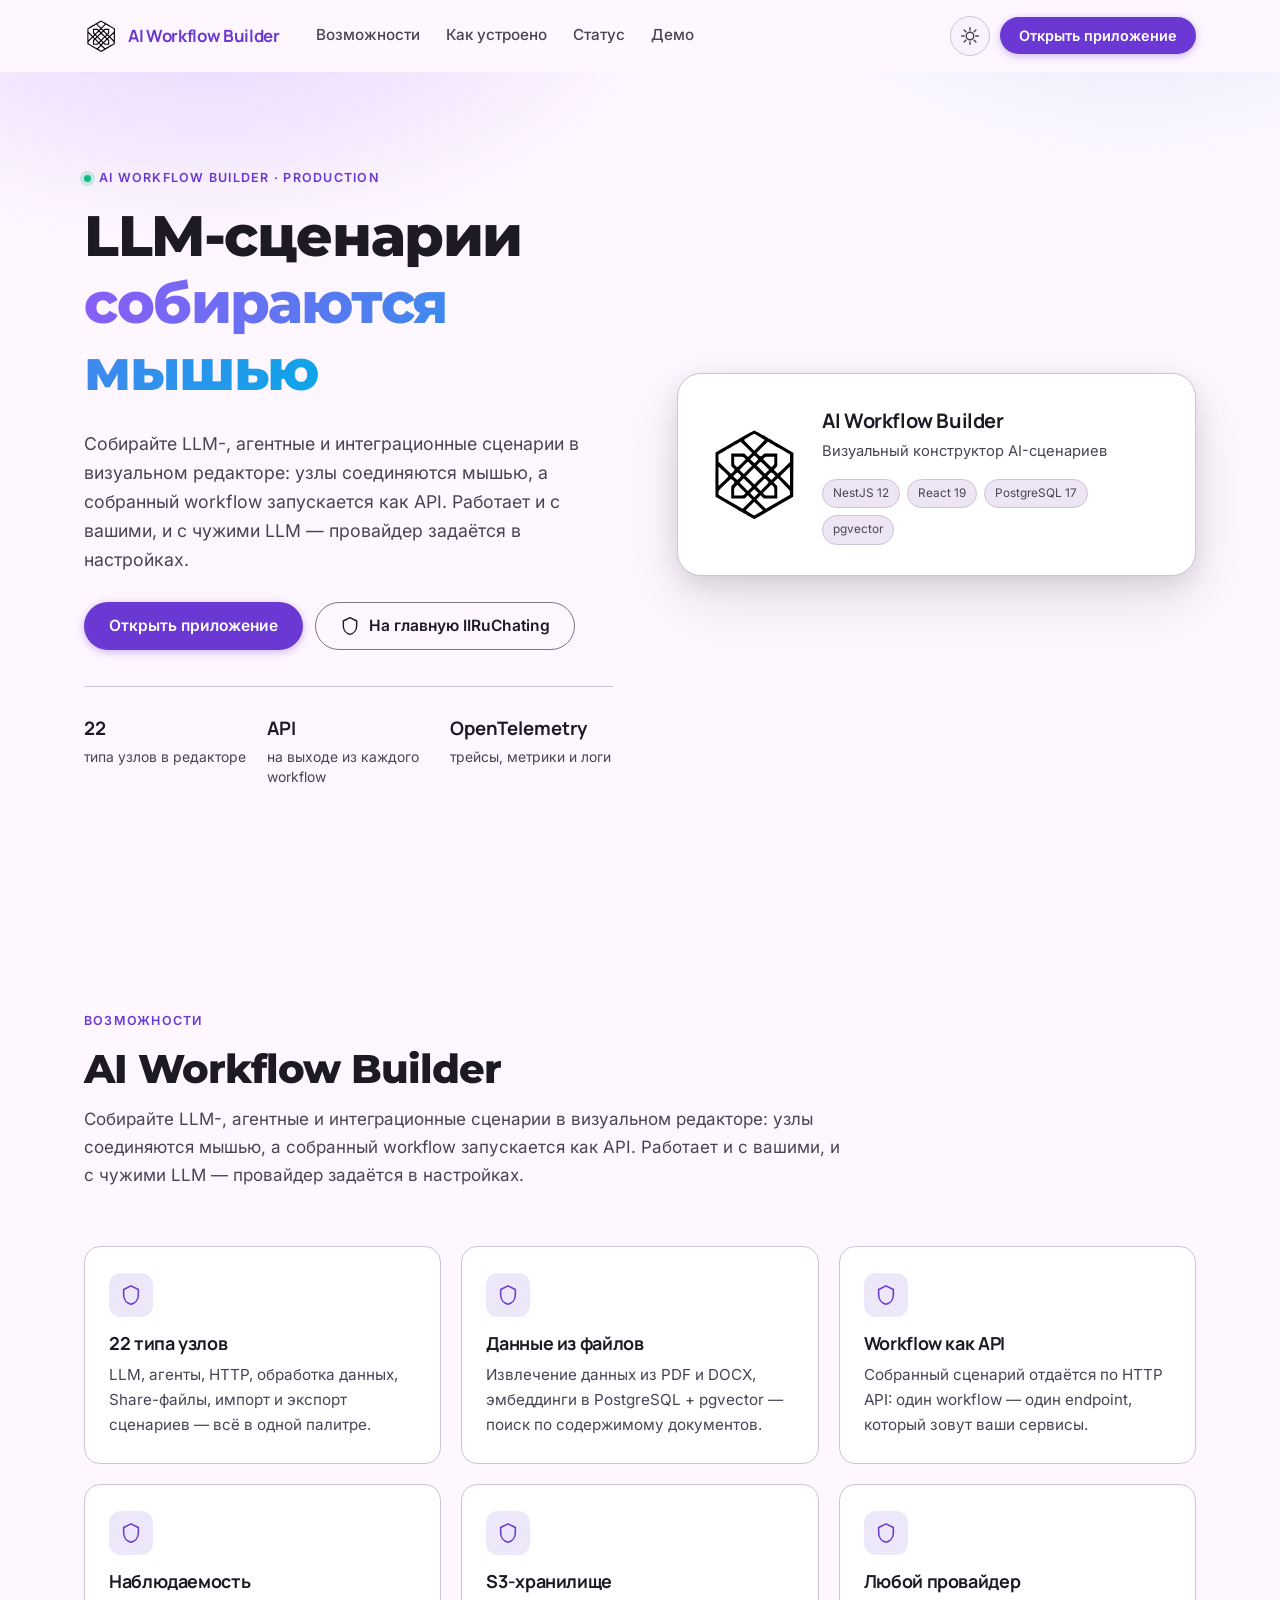
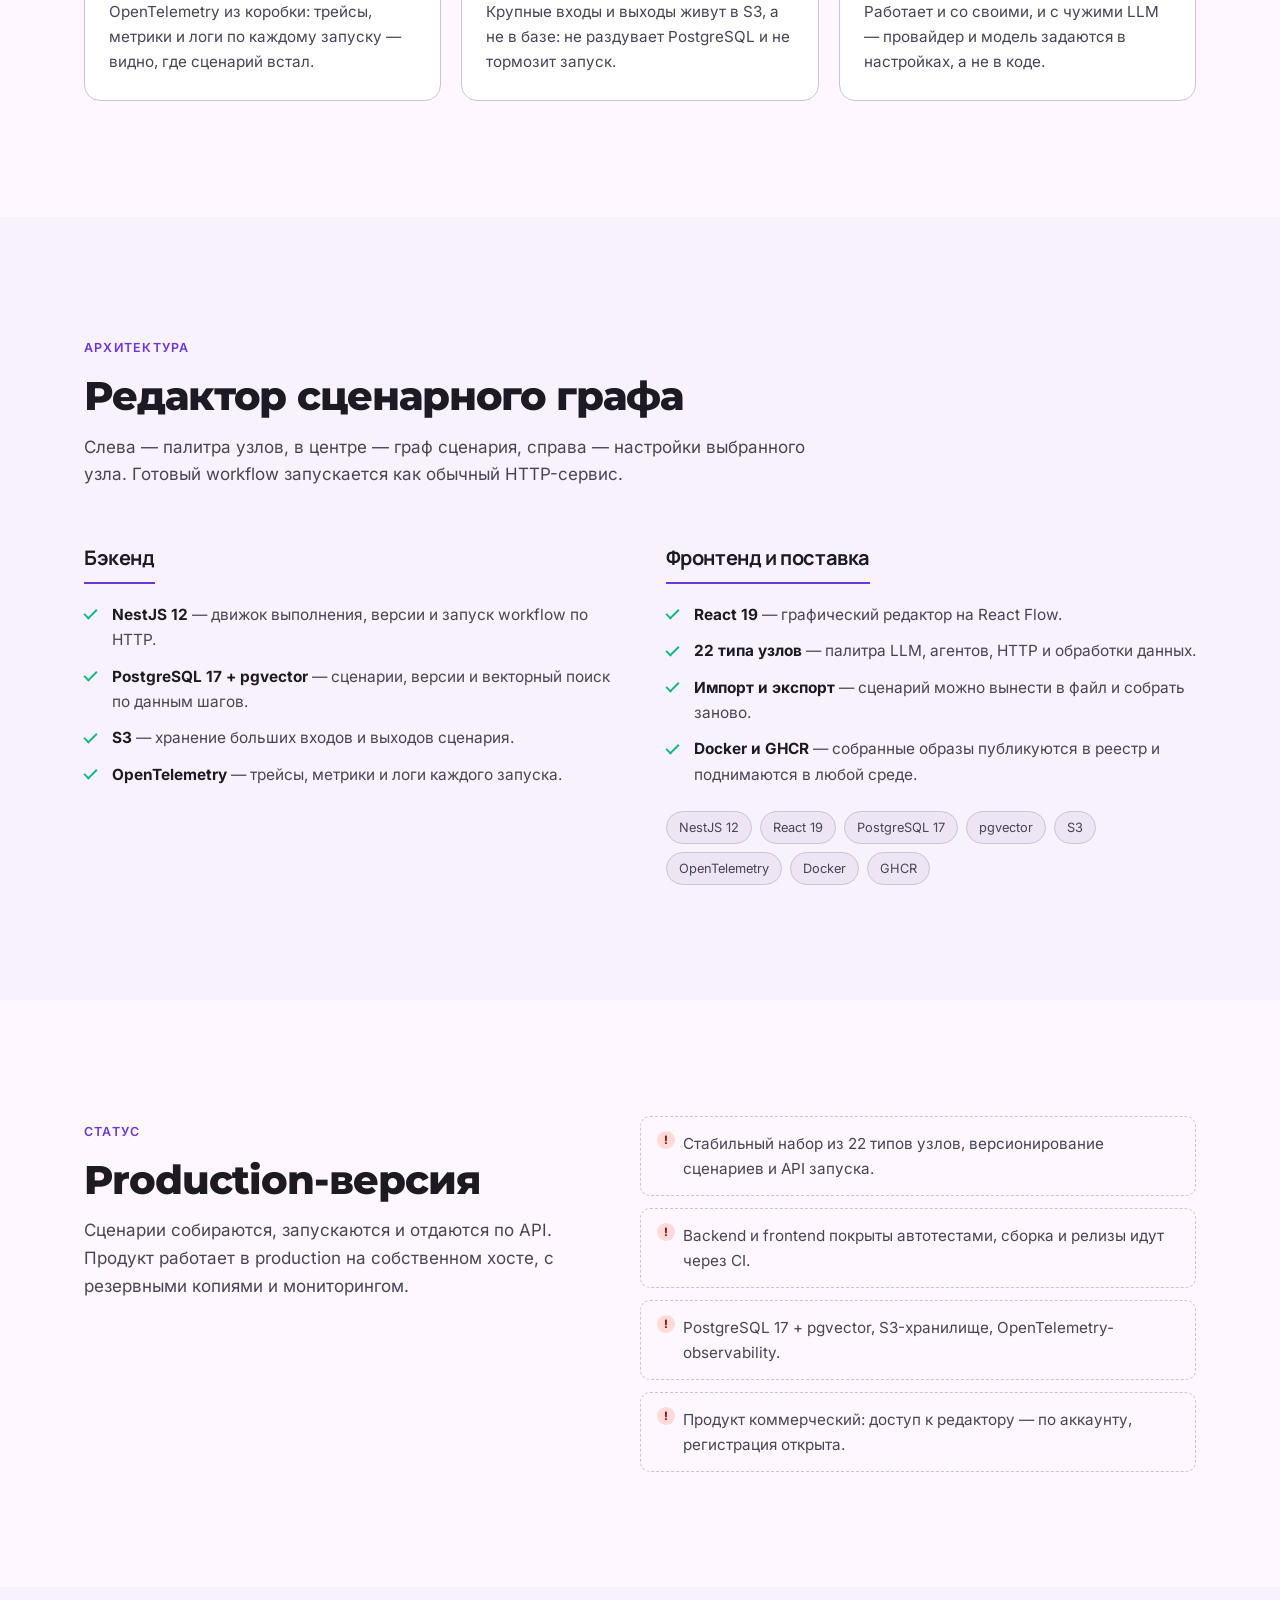
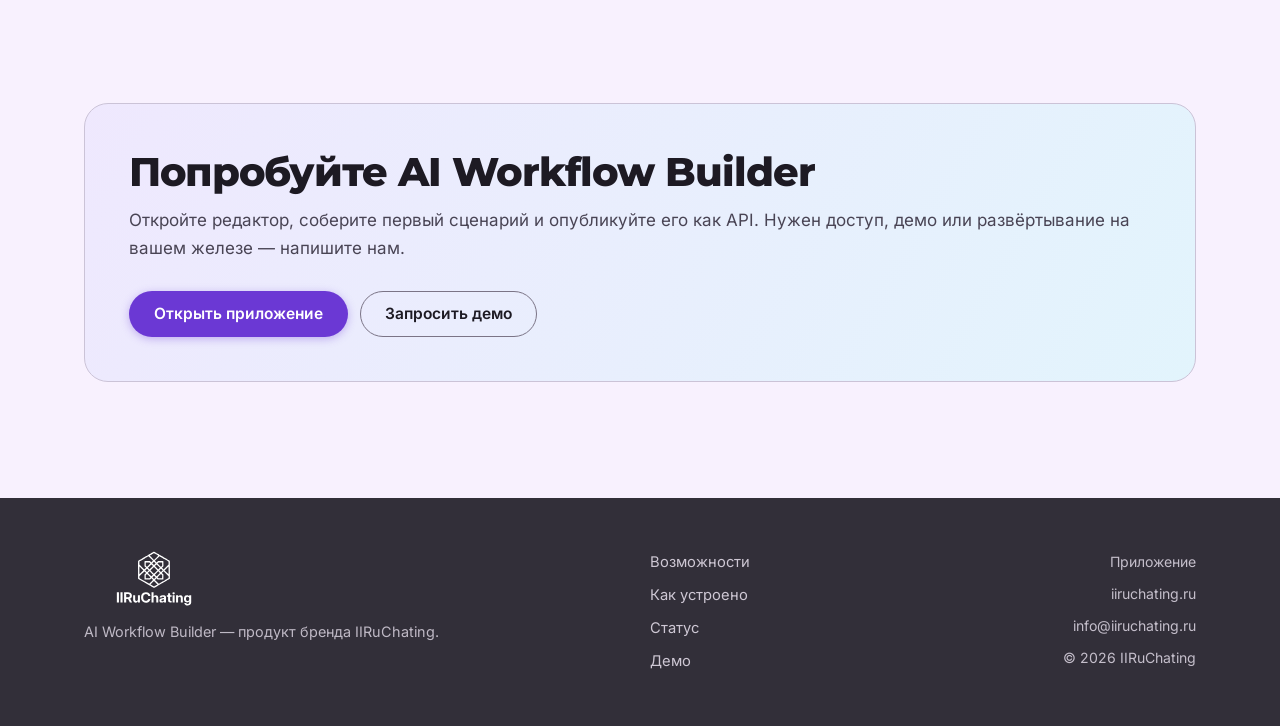
<file: workflow-builder/index.html>
<!DOCTYPE html>
<html lang="ru">
<head>
<meta charset="utf-8" />
<meta name="viewport" content="width=device-width, initial-scale=1" />
<title>AI Workflow Builder — Визуальный конструктор AI-сценариев</title>
<meta name="description" content="Собирайте LLM-, агентные и интеграционные сценарии в визуальном редакторе: узлы соединяются мышью, а собранный workflow запускается как API. Работает и с вашими, и с чужими LLM —…" />
<meta name="keywords" content="AI Workflow Builder, Визуальный конструктор AI-сценариев, IIRuChating, on-premise, production" />
<link rel="canonical" href="https://iiruchating.ru/workflow-builder/" />

<meta property="og:type" content="website" />
<meta property="og:site_name" content="AI Workflow Builder" />
<meta property="og:locale" content="ru_RU" />
<meta property="og:url" content="https://iiruchating.ru/workflow-builder/" />
<meta property="og:title" content="AI Workflow Builder — Визуальный конструктор AI-сценариев" />
<meta property="og:description" content="Собирайте LLM-, агентные и интеграционные сценарии в визуальном редакторе: узлы соединяются мышью, а собранный workflow запускается как API. Работает и с вашими, и с чужими LLM —…" />
<meta property="og:image" content="https://iiruchating.ru/workflow-builder/assets/img/logo-icon-512.png" />
<meta name="twitter:card" content="summary" />

<script type="application/ld+json">
{
  "@context": "https://schema.org",
  "@graph": [
    {
      "@type": "SoftwareApplication",
      "name": "AI Workflow Builder",
      "description": "Визуальный конструктор LLM-, агентных и интеграционных сценариев: workflow собирается мышью и публикуется как HTTP API.",
      "url": "https://iiruchating.ru/workflow-builder/",
      "applicationCategory": "DeveloperApplication",
      "operatingSystem": "Linux, Windows, Docker",
      "inLanguage": "ru",
      "publisher": {
        "@type": "Organization",
        "name": "IIRuChating",
        "url": "https://iiruchating.ru/"
      }
    },
    {
      "@type": "BreadcrumbList",
      "itemListElement": [
        {
          "@type": "ListItem",
          "position": 1,
          "name": "IIRuChating",
          "item": "https://iiruchating.ru/"
        },
        {
          "@type": "ListItem",
          "position": 2,
          "name": "AI Workflow Builder",
          "item": "https://iiruchating.ru/workflow-builder/"
        }
      ]
    }
  ]
}
</script>

<link rel="icon" type="image/svg+xml" href="assets/img/favicon.svg" />
<link rel="icon" href="assets/img/favicon.ico" sizes="32x32" />
<link rel="apple-touch-icon" href="assets/img/apple-touch-icon.png" />
<link rel="manifest" href="assets/img/web-app-manifest.json" />

<link rel="preload" as="font" type="font/woff2" href="assets/fonts/Inter-cyrillic.woff2" crossorigin />
<link rel="preload" as="font" type="font/woff2" href="assets/fonts/Manrope-cyrillic.woff2" crossorigin />
<link rel="stylesheet" href="assets/css/fonts.css" />
<link rel="stylesheet" href="assets/css/theme-m3.css" />
<link rel="stylesheet" href="assets/css/styles.css" />
</head>
<body>
<a class="skip-link" href="#main">Перейти к содержимому</a>

<header class="site-header" id="top">
  <div class="container header__inner">
    <a class="brand brand--product" href="#top" aria-label="AI Workflow Builder — на главную">
      <img class="brand__icon plogo" src="assets/img/products/workflow.svg" alt="AI Workflow Builder" width="64" height="64" />
      <span class="brand__name">AI Workflow Builder</span>
    </a>

    <nav class="nav" id="nav" aria-label="Основная навигация">
      <a class="nav__link" href="#features">Возможности</a>
      <a class="nav__link" href="#tech">Как устроено</a>
      <a class="nav__link" href="#status">Статус</a>
      <a class="nav__link" href="#cta">Демо</a>
    </nav>

    <div class="header__actions">
      <button class="icon-btn" id="theme-toggle" type="button" aria-label="Переключить тему" title="Переключить тему">
        <svg class="icon icon--sun" viewBox="0 0 24 24" aria-hidden="true"><circle cx="12" cy="12" r="4.5"/><path d="M12 2v3M12 19v3M2 12h3M19 12h3M4.9 4.9l2.1 2.1M17 17l2.1 2.1M19.1 4.9L17 7M7 17l-2.1 2.1"/></svg>
        <svg class="icon icon--moon" viewBox="0 0 24 24" aria-hidden="true"><path d="M20 14.5A8.5 8.5 0 1 1 9.5 4a7 7 0 0 0 10.5 10.5Z"/></svg>
      </button>
      <a class="btn btn--primary btn--sm header__cta" href="https://ai-workflow-builder.ru/" target="_blank" rel="noopener">Открыть приложение</a>
      <button class="icon-btn nav-toggle" id="nav-toggle" type="button" aria-label="Меню" aria-expanded="false" aria-controls="nav">
        <svg class="icon" viewBox="0 0 24 24" aria-hidden="true"><path d="M4 7h16M4 12h16M4 17h16"/></svg>
      </button>
    </div>
  </div>
</header>

<main id="main">

  <section class="hero">
    <div class="hero__bg" aria-hidden="true"></div>
    <div class="container hero__inner">
      <div class="hero__content">
        <p class="eyebrow"><span class="dot"></span>AI Workflow Builder · production</p>
        <h1 class="hero__title">LLM-сценарии<br /><span class="grad">собираются мышью</span></h1>
        <p class="hero__lead">Собирайте LLM-, агентные и интеграционные сценарии в визуальном редакторе: узлы соединяются мышью, а собранный workflow запускается как API. Работает и с вашими, и с чужими LLM — провайдер задаётся в настройках.</p>

        <div class="hero__actions">
          <a class="btn btn--primary" href="https://ai-workflow-builder.ru/" target="_blank" rel="noopener">Открыть приложение</a>
          <a class="btn btn--ghost" href="https://iiruchating.ru/">
            <svg class="icon" viewBox="0 0 24 24" aria-hidden="true"><path d="M12 2 4 6v6c0 5 3.4 9 8 10 4.6-1 8-5 8-10V6z"/></svg>
            На главную IIRuChating
          </a>
        </div>

        <ul class="hero__stats">
          <li><b>22</b><span>типа узлов в редакторе</span></li>
          <li><b>API</b><span>на выходе из каждого workflow</span></li>
          <li><b>OpenTelemetry</b><span>трейсы, метрики и логи</span></li>
        </ul>
      </div>

      <div class="hero__visual" aria-hidden="true">
        <div class="pmark">
          <img class="pmark__logo plogo" src="assets/img/products/workflow.svg" alt="" width="120" height="120" />
          <div class="pmark__body">
            <b>AI Workflow Builder</b>
            <span>Визуальный конструктор AI-сценариев</span>
            <div class="pmark__chips">
              <span class="stack-chip">NestJS 12</span>
              <span class="stack-chip">React 19</span>
              <span class="stack-chip">PostgreSQL 17</span>
              <span class="stack-chip">pgvector</span>
            </div>
          </div>
        </div>
      </div>
    </div>
  </section>

  <section class="section" id="features">
    <div class="container">
      <div class="section__head">
        <p class="eyebrow">Возможности</p>
        <h2 class="section__title">AI Workflow Builder</h2>
        <p class="section__lead">Собирайте LLM-, агентные и интеграционные сценарии в визуальном редакторе: узлы соединяются мышью, а собранный workflow запускается как API. Работает и с вашими, и с чужими LLM — провайдер задаётся в настройках.</p>
      </div>

      <div class="cards">
        <article class="card reveal">
          <div class="card__icon"><svg class="icon" viewBox="0 0 24 24" aria-hidden="true"><path d="M12 2 4 6v6c0 5 3.4 9 8 10 4.6-1 8-5 8-10V6z"/></svg></div>
          <h3>22 типа узлов</h3>
          <p>LLM, агенты, HTTP, обработка данных, Share-файлы, импорт и экспорт сценариев — всё в одной палитре.</p>
        </article>
        <article class="card reveal">
          <div class="card__icon"><svg class="icon" viewBox="0 0 24 24" aria-hidden="true"><path d="M12 2 4 6v6c0 5 3.4 9 8 10 4.6-1 8-5 8-10V6z"/></svg></div>
          <h3>Данные из файлов</h3>
          <p>Извлечение данных из PDF и DOCX, эмбеддинги в PostgreSQL + pgvector — поиск по содержимому документов.</p>
        </article>
        <article class="card reveal">
          <div class="card__icon"><svg class="icon" viewBox="0 0 24 24" aria-hidden="true"><path d="M12 2 4 6v6c0 5 3.4 9 8 10 4.6-1 8-5 8-10V6z"/></svg></div>
          <h3>Workflow как API</h3>
          <p>Собранный сценарий отдаётся по HTTP API: один workflow — один endpoint, который зовут ваши сервисы.</p>
        </article>
        <article class="card reveal">
          <div class="card__icon"><svg class="icon" viewBox="0 0 24 24" aria-hidden="true"><path d="M12 2 4 6v6c0 5 3.4 9 8 10 4.6-1 8-5 8-10V6z"/></svg></div>
          <h3>Наблюдаемость</h3>
          <p>OpenTelemetry из коробки: трейсы, метрики и логи по каждому запуску — видно, где сценарий встал.</p>
        </article>
        <article class="card reveal">
          <div class="card__icon"><svg class="icon" viewBox="0 0 24 24" aria-hidden="true"><path d="M12 2 4 6v6c0 5 3.4 9 8 10 4.6-1 8-5 8-10V6z"/></svg></div>
          <h3>S3-хранилище</h3>
          <p>Крупные входы и выходы живут в S3, а не в базе: не раздувает PostgreSQL и не тормозит запуск.</p>
        </article>
        <article class="card reveal">
          <div class="card__icon"><svg class="icon" viewBox="0 0 24 24" aria-hidden="true"><path d="M12 2 4 6v6c0 5 3.4 9 8 10 4.6-1 8-5 8-10V6z"/></svg></div>
          <h3>Любой провайдер</h3>
          <p>Работает и со своими, и с чужими LLM — провайдер и модель задаются в настройках, а не в коде.</p>
        </article>
      </div>
    </div>
  </section>

  <section class="section section--alt" id="tech">
    <div class="container">
      <div class="section__head">
        <p class="eyebrow">Архитектура</p>
        <h2 class="section__title">Редактор сценарного графа</h2>
        <p class="section__lead">Слева — палитра узлов, в центре — граф сценария, справа — настройки выбранного узла. Готовый workflow запускается как обычный HTTP-сервис.</p>
      </div>

      <div class="split">
        <div class="split__col">
          <h3 class="split__title">Бэкенд</h3>
          <ul class="checklist">
            <li><b>NestJS 12</b> — движок выполнения, версии и запуск workflow по HTTP.</li>
            <li><b>PostgreSQL 17 + pgvector</b> — сценарии, версии и векторный поиск по данным шагов.</li>
            <li><b>S3</b> — хранение больших входов и выходов сценария.</li>
            <li><b>OpenTelemetry</b> — трейсы, метрики и логи каждого запуска.</li>
          </ul>
        </div>
        <div class="split__col">
          <h3 class="split__title">Фронтенд и поставка</h3>
          <ul class="checklist">
            <li><b>React 19</b> — графический редактор на React Flow.</li>
            <li><b>22 типа узлов</b> — палитра LLM, агентов, HTTP и обработки данных.</li>
            <li><b>Импорт и экспорт</b> — сценарий можно вынести в файл и собрать заново.</li>
            <li><b>Docker и GHCR</b> — собранные образы публикуются в реестр и поднимаются в любой среде.</li>
          </ul>
          <div class="stack-chips">
            <span class="stack-chip">NestJS 12</span>
            <span class="stack-chip">React 19</span>
            <span class="stack-chip">PostgreSQL 17</span>
            <span class="stack-chip">pgvector</span>
            <span class="stack-chip">S3</span>
            <span class="stack-chip">OpenTelemetry</span>
            <span class="stack-chip">Docker</span>
            <span class="stack-chip">GHCR</span>
          </div>
        </div>
      </div>
    </div>
  </section>

  <section class="section" id="status">
    <div class="container">
      <div class="limits reveal">
        <div>
          <p class="eyebrow">Статус</p>
          <h2 class="section__title">Production-версия</h2>
          <p class="section__lead">Сценарии собираются, запускаются и отдаются по API. Продукт работает в production на собственном хосте, с резервными копиями и мониторингом.</p>
        </div>
        <ul class="limits__list">
          <li>Стабильный набор из 22 типов узлов, версионирование сценариев и API запуска.</li>
          <li>Backend и frontend покрыты автотестами, сборка и релизы идут через CI.</li>
          <li>PostgreSQL 17 + pgvector, S3-хранилище, OpenTelemetry-observability.</li>
          <li>Продукт коммерческий: доступ к редактору — по аккаунту, регистрация открыта.</li>
        </ul>
      </div>
    </div>
  </section>

  <section class="section section--alt" id="cta">
    <div class="container">
      <div class="cta reveal">
        <div>
          <h2 class="section__title">Попробуйте AI Workflow Builder</h2>
          <p class="section__lead">
            Откройте редактор, соберите первый сценарий и опубликуйте его как API. Нужен доступ, демо или развёртывание на вашем железе — напишите нам.
          </p>
        </div>
        <div class="cta__actions">
          <a class="btn btn--primary" href="https://ai-workflow-builder.ru/" target="_blank" rel="noopener">Открыть приложение</a>
          <a class="btn btn--ghost" href="mailto:info@iiruchating.ru?subject=AI%20Workflow%20Builder%3A%20demo">Запросить демо</a>
        </div>
      </div>
    </div>
  </section>
</main>

<footer class="site-footer">
  <div class="container footer__inner">
    <div class="footer__brand">
      <img class="footer__logo" src="assets/img/logo-full.svg" alt="IIRuChating" width="240" height="96" />
      <p>AI Workflow Builder — продукт бренда IIRuChating.</p>
    </div>
    <nav class="footer__nav" aria-label="Навигация в подвале">
      <a href="#features">Возможности</a>
      <a href="#tech">Как устроено</a>
      <a href="#status">Статус</a>
      <a href="#cta">Демо</a>
    </nav>
    <div class="footer__meta">
      <a href="https://ai-workflow-builder.ru/" target="_blank" rel="noopener">Приложение</a>
      <a href="https://iiruchating.ru/">iiruchating.ru</a>
      <a href="mailto:info@iiruchating.ru">info@iiruchating.ru</a>
      <span>© 2026 IIRuChating</span>
    </div>
  </div>
</footer>

<script src="assets/js/main.js" defer></script>
</body>
</html>
</file>
<file: assets/css/fonts.css>
/* IIRuChating — шрифты бренда (self-hosted).
   Источник: брендбук v1.1, FONTS.md («для продакшена загружать локально»).
   Файлы *.woff2 лежат в public/fonts, подключаются с кириллицей. */

@font-face {
  font-family: 'Inter';
  font-style: normal;
  font-weight: 100 900;
  font-display: swap;
  src: url('../fonts/Inter-latin.woff2') format('woff2');
  unicode-range: U+0000-00FF, U+0131, U+0152-0153, U+02BB-02BC, U+02C6, U+02DA, U+02DC,
    U+0304, U+0308, U+0329, U+2000-206F, U+20AC, U+2122, U+2191, U+2193, U+2212, U+2215,
    U+FEFF, U+FFFD;
}

@font-face {
  font-family: 'Inter';
  font-style: normal;
  font-weight: 100 900;
  font-display: swap;
  src: url('../fonts/Inter-latin-ext.woff2') format('woff2');
  unicode-range: U+0100-02BA, U+02BD-02C5, U+02C7-02CC, U+02CE-02D7, U+02DD-02FF, U+0304,
    U+0308, U+0329, U+1D00-1DBF, U+1E00-1E9F, U+1EF2-1EFF, U+2020, U+20A0-20AB, U+20AD-20C0,
    U+2113, U+2C60-2C7F, U+A720-A7FF;
}

@font-face {
  font-family: 'Inter';
  font-style: normal;
  font-weight: 100 900;
  font-display: swap;
  src: url('../fonts/Inter-cyrillic.woff2') format('woff2');
  unicode-range: U+0301, U+0400-045F, U+0490-0491, U+04B0-04B1, U+2116;
}

@font-face {
  font-family: 'Inter';
  font-style: normal;
  font-weight: 100 900;
  font-display: swap;
  src: url('../fonts/Inter-cyrillic-ext.woff2') format('woff2');
  unicode-range: U+0460-052F, U+1C80-1C88, U+20B4, U+2DE0-2DFF, U+A640-A69F, U+FE2E-FE2F;
}

@font-face {
  font-family: 'Manrope';
  font-style: normal;
  font-weight: 100 900;
  font-display: swap;
  src: url('../fonts/Manrope-latin.woff2') format('woff2');
  unicode-range: U+0000-00FF, U+0131, U+0152-0153, U+02BB-02BC, U+02C6, U+02DA, U+02DC,
    U+0304, U+0308, U+0329, U+2000-206F, U+20AC, U+2122, U+2191, U+2193, U+2212, U+2215,
    U+FEFF, U+FFFD;
}

@font-face {
  font-family: 'Manrope';
  font-style: normal;
  font-weight: 100 900;
  font-display: swap;
  src: url('../fonts/Manrope-latin-ext.woff2') format('woff2');
  unicode-range: U+0100-02BA, U+02BD-02C5, U+02C7-02CC, U+02CE-02D7, U+02DD-02FF, U+0304,
    U+0308, U+0329, U+1D00-1DBF, U+1E00-1E9F, U+1EF2-1EFF, U+2020, U+20A0-20AB, U+20AD-20C0,
    U+2113, U+2C60-2C7F, U+A720-A7FF;
}

@font-face {
  font-family: 'Manrope';
  font-style: normal;
  font-weight: 100 900;
  font-display: swap;
  src: url('../fonts/Manrope-cyrillic.woff2') format('woff2');
  unicode-range: U+0301, U+0400-045F, U+0490-0491, U+04B0-04B1, U+2116;
}

@font-face {
  font-family: 'Manrope';
  font-style: normal;
  font-weight: 100 900;
  font-display: swap;
  src: url('../fonts/Manrope-cyrillic-ext.woff2') format('woff2');
  unicode-range: U+0460-052F, U+1C80-1C88, U+20B4, U+2DE0-2DFF, U+A640-A69F, U+FE2E-FE2F;
}

@font-face {
  font-family: 'Montserrat';
  font-style: normal;
  font-weight: 100 900;
  font-display: swap;
  src: url('../fonts/Montserrat-latin.woff2') format('woff2');
  unicode-range: U+0000-00FF, U+0131, U+0152-0153, U+02BB-02BC, U+02C6, U+02DA, U+02DC,
    U+0304, U+0308, U+0329, U+2000-206F, U+20AC, U+2122, U+2191, U+2193, U+2212, U+2215,
    U+FEFF, U+FFFD;
}

@font-face {
  font-family: 'Montserrat';
  font-style: normal;
  font-weight: 100 900;
  font-display: swap;
  src: url('../fonts/Montserrat-latin-ext.woff2') format('woff2');
  unicode-range: U+0100-02BA, U+02BD-02C5, U+02C7-02CC, U+02CE-02D7, U+02DD-02FF, U+0304,
    U+0308, U+0329, U+1D00-1DBF, U+1E00-1E9F, U+1EF2-1EFF, U+2020, U+20A0-20AB, U+20AD-20C0,
    U+2113, U+2C60-2C7F, U+A720-A7FF;
}

@font-face {
  font-family: 'Montserrat';
  font-style: normal;
  font-weight: 100 900;
  font-display: swap;
  src: url('../fonts/Montserrat-cyrillic.woff2') format('woff2');
  unicode-range: U+0301, U+0400-045F, U+0490-0491, U+04B0-04B1, U+2116;
}

@font-face {
  font-family: 'Montserrat';
  font-style: normal;
  font-weight: 100 900;
  font-display: swap;
  src: url('../fonts/Montserrat-cyrillic-ext.woff2') format('woff2');
  unicode-range: U+0460-052F, U+1C80-1C88, U+20B4, U+2DE0-2DFF, U+A640-A69F, U+FE2E-FE2F;
}

/* Основной шрифт логотипа и интерфейса */
.font-inter {
  font-family: 'Inter', system-ui, -apple-system, 'Segoe UI', Roboto, sans-serif;
  font-weight: 700;
}

/* Техно-вариант заголовков */
.font-manrope {
  font-family: 'Manrope', system-ui, -apple-system, 'Segoe UI', Roboto, sans-serif;
  font-weight: 700;
}

/* Выразительные заголовки */
.font-montserrat {
  font-family: 'Montserrat', system-ui, -apple-system, 'Segoe UI', Roboto, sans-serif;
  font-weight: 800;
}

/* Логотип IIRuChating — монотипографика */
.logo-text {
  font-family: 'Inter', system-ui, -apple-system, 'Segoe UI', Roboto, sans-serif;
  font-weight: 700;
  letter-spacing: -0.02em;
}
</file>
<file: assets/css/theme-m3.css>
/* IIRuChating - Material 3 color scheme
   Seed: primary #8B5CF6, tertiary #0EA5E9, error = standard M3.
   Generated with Material Color Utilities (SchemeFidelity).
   Use roles (--md-sys-color-*) in components, not raw HEX values. */

:root,
[data-theme="light"] {
  --md-sys-color-primary: #6B38D4;
  --md-sys-color-on-primary: #FFFFFF;
  --md-sys-color-primary-container: #8455EF;
  --md-sys-color-on-primary-container: #FFFBFF;
  --md-sys-color-primary-fixed: #E9DDFF;
  --md-sys-color-primary-fixed-dim: #D0BCFF;
  --md-sys-color-on-primary-fixed: #23005C;
  --md-sys-color-on-primary-fixed-variant: #5516BE;
  --md-sys-color-secondary: #665396;
  --md-sys-color-on-secondary: #FFFFFF;
  --md-sys-color-secondary-container: #C9B3FD;
  --md-sys-color-on-secondary-container: #544183;
  --md-sys-color-secondary-fixed: #E9DDFF;
  --md-sys-color-secondary-fixed-dim: #D0BCFF;
  --md-sys-color-on-secondary-fixed: #220B4E;
  --md-sys-color-on-secondary-fixed-variant: #4E3B7C;
  --md-sys-color-tertiary: #006591;
  --md-sys-color-on-tertiary: #FFFFFF;
  --md-sys-color-tertiary-container: #0EA5E9;
  --md-sys-color-on-tertiary-container: #003751;
  --md-sys-color-tertiary-fixed: #FFDCBB;
  --md-sys-color-tertiary-fixed-dim: #FFB869;
  --md-sys-color-on-tertiary-fixed: #2C1700;
  --md-sys-color-on-tertiary-fixed-variant: #673D00;
  --md-sys-color-error: #BA1A1A;
  --md-sys-color-on-error: #FFFFFF;
  --md-sys-color-error-container: #FFDAD6;
  --md-sys-color-on-error-container: #93000A;
  --md-sys-color-background: #FEF7FF;
  --md-sys-color-on-background: #1D1A23;
  --md-sys-color-surface: #FEF7FF;
  --md-sys-color-on-surface: #1D1A23;
  --md-sys-color-surface-variant: #E8DFF3;
  --md-sys-color-on-surface-variant: #494454;
  --md-sys-color-surface-dim: #DED7E4;
  --md-sys-color-surface-bright: #FEF7FF;
  --md-sys-color-surface-container-lowest: #FFFFFF;
  --md-sys-color-surface-container-low: #F8F1FE;
  --md-sys-color-surface-container: #F3EBF8;
  --md-sys-color-surface-container-high: #EDE5F3;
  --md-sys-color-surface-container-highest: #E7E0ED;
  --md-sys-color-outline: #7B7486;
  --md-sys-color-outline-variant: #CBC3D7;
  --md-sys-color-inverse-surface: #322F39;
  --md-sys-color-inverse-on-surface: #F5EEFB;
  --md-sys-color-inverse-primary: #D0BCFF;
  --md-sys-color-surface-tint: #6D3BD7;
  --md-sys-color-shadow: #000000;
  --md-sys-color-scrim: #000000;
}

[data-theme="dark"] {
  --md-sys-color-primary: #D0BCFF;
  --md-sys-color-on-primary: #3C0091;
  --md-sys-color-primary-container: #A078FF;
  --md-sys-color-on-primary-container: #14003B;
  --md-sys-color-primary-fixed: #E9DDFF;
  --md-sys-color-primary-fixed-dim: #D0BCFF;
  --md-sys-color-on-primary-fixed: #23005C;
  --md-sys-color-on-primary-fixed-variant: #5516BE;
  --md-sys-color-secondary: #D0BCFF;
  --md-sys-color-on-secondary: #372464;
  --md-sys-color-secondary-container: #513E7F;
  --md-sys-color-on-secondary-container: #C3ADF7;
  --md-sys-color-secondary-fixed: #E9DDFF;
  --md-sys-color-secondary-fixed-dim: #D0BCFF;
  --md-sys-color-on-secondary-fixed: #220B4E;
  --md-sys-color-on-secondary-fixed-variant: #4E3B7C;
  --md-sys-color-tertiary: #89CEFF;
  --md-sys-color-on-tertiary: #00344D;
  --md-sys-color-tertiary-container: #0EA5E9;
  --md-sys-color-on-tertiary-container: #003751;
  --md-sys-color-tertiary-fixed: #FFDCBB;
  --md-sys-color-tertiary-fixed-dim: #FFB869;
  --md-sys-color-on-tertiary-fixed: #2C1700;
  --md-sys-color-on-tertiary-fixed-variant: #673D00;
  --md-sys-color-error: #FFB4AB;
  --md-sys-color-on-error: #690005;
  --md-sys-color-error-container: #93000A;
  --md-sys-color-on-error-container: #FFDAD6;
  --md-sys-color-background: #15121B;
  --md-sys-color-on-background: #E7E0ED;
  --md-sys-color-surface: #15121B;
  --md-sys-color-on-surface: #E7E0ED;
  --md-sys-color-surface-variant: #494454;
  --md-sys-color-on-surface-variant: #CBC3D7;
  --md-sys-color-surface-dim: #15121B;
  --md-sys-color-surface-bright: #3B3742;
  --md-sys-color-surface-container-lowest: #0F0D15;
  --md-sys-color-surface-container-low: #1D1A23;
  --md-sys-color-surface-container: #211E27;
  --md-sys-color-surface-container-high: #2C2832;
  --md-sys-color-surface-container-highest: #37333D;
  --md-sys-color-outline: #958EA0;
  --md-sys-color-outline-variant: #494454;
  --md-sys-color-inverse-surface: #E7E0ED;
  --md-sys-color-inverse-on-surface: #322F39;
  --md-sys-color-inverse-primary: #6D3BD7;
  --md-sys-color-surface-tint: #D0BCFF;
  --md-sys-color-shadow: #000000;
  --md-sys-color-scrim: #000000;
}

@media (prefers-color-scheme: dark) {
  :root:not([data-theme="light"]) {
    --md-sys-color-primary: #D0BCFF;
    --md-sys-color-on-primary: #3C0091;
    --md-sys-color-primary-container: #A078FF;
    --md-sys-color-on-primary-container: #14003B;
    --md-sys-color-primary-fixed: #E9DDFF;
    --md-sys-color-primary-fixed-dim: #D0BCFF;
    --md-sys-color-on-primary-fixed: #23005C;
    --md-sys-color-on-primary-fixed-variant: #5516BE;
    --md-sys-color-secondary: #D0BCFF;
    --md-sys-color-on-secondary: #372464;
    --md-sys-color-secondary-container: #513E7F;
    --md-sys-color-on-secondary-container: #C3ADF7;
    --md-sys-color-secondary-fixed: #E9DDFF;
    --md-sys-color-secondary-fixed-dim: #D0BCFF;
    --md-sys-color-on-secondary-fixed: #220B4E;
    --md-sys-color-on-secondary-fixed-variant: #4E3B7C;
    --md-sys-color-tertiary: #89CEFF;
    --md-sys-color-on-tertiary: #00344D;
    --md-sys-color-tertiary-container: #0EA5E9;
    --md-sys-color-on-tertiary-container: #003751;
    --md-sys-color-tertiary-fixed: #FFDCBB;
    --md-sys-color-tertiary-fixed-dim: #FFB869;
    --md-sys-color-on-tertiary-fixed: #2C1700;
    --md-sys-color-on-tertiary-fixed-variant: #673D00;
    --md-sys-color-error: #FFB4AB;
    --md-sys-color-on-error: #690005;
    --md-sys-color-error-container: #93000A;
    --md-sys-color-on-error-container: #FFDAD6;
    --md-sys-color-background: #15121B;
    --md-sys-color-on-background: #E7E0ED;
    --md-sys-color-surface: #15121B;
    --md-sys-color-on-surface: #E7E0ED;
    --md-sys-color-surface-variant: #494454;
    --md-sys-color-on-surface-variant: #CBC3D7;
    --md-sys-color-surface-dim: #15121B;
    --md-sys-color-surface-bright: #3B3742;
    --md-sys-color-surface-container-lowest: #0F0D15;
    --md-sys-color-surface-container-low: #1D1A23;
    --md-sys-color-surface-container: #211E27;
    --md-sys-color-surface-container-high: #2C2832;
    --md-sys-color-surface-container-highest: #37333D;
    --md-sys-color-outline: #958EA0;
    --md-sys-color-outline-variant: #494454;
    --md-sys-color-inverse-surface: #E7E0ED;
    --md-sys-color-inverse-on-surface: #322F39;
    --md-sys-color-inverse-primary: #6D3BD7;
    --md-sys-color-surface-tint: #D0BCFF;
    --md-sys-color-shadow: #000000;
    --md-sys-color-scrim: #000000;
  }
}

/* Tonal palettes (reference values) */
:root {
  --md-ref-palette-primary0: #000000;
  --md-ref-palette-primary10: #23005C;
  --md-ref-palette-primary20: #3C0091;
  --md-ref-palette-primary30: #5516BE;
  --md-ref-palette-primary40: #6D3BD7;
  --md-ref-palette-primary50: #8758F2;
  --md-ref-palette-primary60: #A078FF;
  --md-ref-palette-primary70: #B89BFF;
  --md-ref-palette-primary80: #D0BCFF;
  --md-ref-palette-primary90: #E9DDFF;
  --md-ref-palette-primary95: #F6EDFF;
  --md-ref-palette-primary99: #FFFBFF;
  --md-ref-palette-primary100: #FFFFFF;
  --md-ref-palette-secondary0: #000000;
  --md-ref-palette-secondary10: #220B4E;
  --md-ref-palette-secondary20: #372464;
  --md-ref-palette-secondary30: #4E3B7C;
  --md-ref-palette-secondary40: #665396;
  --md-ref-palette-secondary50: #806CB1;
  --md-ref-palette-secondary60: #9A85CC;
  --md-ref-palette-secondary70: #B5A0E9;
  --md-ref-palette-secondary80: #D0BCFF;
  --md-ref-palette-secondary90: #E9DDFF;
  --md-ref-palette-secondary95: #F6EDFF;
  --md-ref-palette-secondary99: #FFFBFF;
  --md-ref-palette-secondary100: #FFFFFF;
  --md-ref-palette-tertiary0: #000000;
  --md-ref-palette-tertiary10: #2C1600;
  --md-ref-palette-tertiary20: #492900;
  --md-ref-palette-tertiary30: #693C00;
  --md-ref-palette-tertiary40: #8A5100;
  --md-ref-palette-tertiary50: #AD6600;
  --md-ref-palette-tertiary60: #D17D00;
  --md-ref-palette-tertiary70: #F19626;
  --md-ref-palette-tertiary80: #FFB86E;
  --md-ref-palette-tertiary90: #FFDCBD;
  --md-ref-palette-tertiary95: #FFEEE0;
  --md-ref-palette-tertiary99: #FFFBFF;
  --md-ref-palette-tertiary100: #FFFFFF;
  --md-ref-palette-neutral0: #000000;
  --md-ref-palette-neutral10: #1D1A23;
  --md-ref-palette-neutral20: #322F39;
  --md-ref-palette-neutral30: #49454F;
  --md-ref-palette-neutral40: #615C67;
  --md-ref-palette-neutral50: #7A7580;
  --md-ref-palette-neutral60: #948E9A;
  --md-ref-palette-neutral70: #AFA9B5;
  --md-ref-palette-neutral80: #CBC4D1;
  --md-ref-palette-neutral90: #E7E0ED;
  --md-ref-palette-neutral95: #F5EEFB;
  --md-ref-palette-neutral99: #FFFBFF;
  --md-ref-palette-neutral100: #FFFFFF;
  --md-ref-palette-neutral-variant0: #000000;
  --md-ref-palette-neutral-variant10: #1E1927;
  --md-ref-palette-neutral-variant20: #332E3D;
  --md-ref-palette-neutral-variant30: #494454;
  --md-ref-palette-neutral-variant40: #615C6C;
  --md-ref-palette-neutral-variant50: #7B7486;
  --md-ref-palette-neutral-variant60: #958EA0;
  --md-ref-palette-neutral-variant70: #B0A8BB;
  --md-ref-palette-neutral-variant80: #CBC3D7;
  --md-ref-palette-neutral-variant90: #E8DFF3;
  --md-ref-palette-neutral-variant95: #F6EDFF;
  --md-ref-palette-neutral-variant99: #FFFBFF;
  --md-ref-palette-neutral-variant100: #FFFFFF;
  --md-ref-palette-error0: #000000;
  --md-ref-palette-error10: #410002;
  --md-ref-palette-error20: #690005;
  --md-ref-palette-error30: #93000A;
  --md-ref-palette-error40: #BA1A1A;
  --md-ref-palette-error50: #DE3730;
  --md-ref-palette-error60: #FF5449;
  --md-ref-palette-error70: #FF897D;
  --md-ref-palette-error80: #FFB4AB;
  --md-ref-palette-error90: #FFDAD6;
  --md-ref-palette-error95: #FFEDEA;
  --md-ref-palette-error99: #FFFBFF;
  --md-ref-palette-error100: #FFFFFF;
}
</file>
<file: assets/css/styles.css>
/* IIRuChating — лендинг iiruchating.ru
   Палитра: роли Material 3 из assets/css/theme-m3.css (брендбук v1.1, раздел 3.2).
   Правило брендбука: в компонентах используются роли (var(--md-sys-color-*)), а не сырые HEX. */

/* ============================ Токены ============================ */
:root {
  --iiru-brand-black: #000000;
  --iiru-brand-white: #FFFFFF;
  --iiru-accent-violet: #8B5CF6;
  --iiru-accent-blue: #0EA5E9;
  --iiru-accent-emerald: #10B981;

  --font-ui: 'Inter', system-ui, -apple-system, 'Segoe UI', Roboto, sans-serif;
  --font-display: 'Manrope', system-ui, -apple-system, 'Segoe UI', Roboto, sans-serif;
  --font-head: 'Montserrat', system-ui, -apple-system, 'Segoe UI', Roboto, sans-serif;

  --container: 1160px;
  --radius-sm: 10px;
  --radius: 16px;
  --radius-lg: 24px;
  --header-h: 72px;

  --shadow-sm: 0 1px 2px rgba(0, 0, 0, .06), 0 1px 3px rgba(0, 0, 0, .08);
  --shadow: 0 4px 12px rgba(0, 0, 0, .07), 0 12px 32px rgba(0, 0, 0, .06);
  --shadow-lg: 0 8px 24px rgba(0, 0, 0, .10), 0 24px 64px rgba(0, 0, 0, .10);
}

/* ============================ База ============================ */
*, *::before, *::after { box-sizing: border-box; }

html {
  scroll-behavior: smooth;
  scroll-padding-top: calc(var(--header-h) + 16px);
  -webkit-text-size-adjust: 100%;
}

body {
  margin: 0;
  font-family: var(--font-ui);
  font-size: 17px;
  line-height: 1.65;
  color: var(--md-sys-color-on-surface);
  background: var(--md-sys-color-background);
  -webkit-font-smoothing: antialiased;
  text-rendering: optimizeLegibility;
}

img, svg { display: block; max-width: 100%; }
a { color: var(--md-sys-color-primary); text-decoration: none; }
a:hover { text-decoration: underline; }
button, input, textarea { font: inherit; color: inherit; }

h1, h2, h3 {
  font-family: var(--font-display);
  font-weight: 700;
  letter-spacing: -0.02em;
  line-height: 1.18;
  margin: 0 0 .5em;
}

/* Крупные заголовки — Montserrat ExtraBold (брендбук, раздел 4:
   «выразительные заголовки, хорошо смотрятся II в начале»). */
h1, h2 {
  font-family: var(--font-head);
  font-weight: 800;
  letter-spacing: -0.025em;
}

h2, .section__title { font-size: clamp(1.7rem, 3.4vw, 2.5rem); }
h3 { font-size: 1.12rem; }
p { margin: 0 0 1em; }
code {
  font-family: ui-monospace, SFMono-Regular, 'Cascadia Mono', Consolas, monospace;
  font-size: .88em;
  padding: .12em .38em;
  border-radius: 6px;
  background: var(--md-sys-color-surface-container-high);
}

.container {
  width: 100%;
  max-width: var(--container);
  margin-inline: auto;
  padding-inline: 24px;
}

.skip-link {
  position: absolute;
  left: -9999px;
  top: 0;
  z-index: 100;
  padding: 12px 20px;
  background: var(--md-sys-color-primary);
  color: var(--md-sys-color-on-primary);
  border-radius: 0 0 var(--radius-sm) 0;
}
.skip-link:focus { left: 0; }

:focus-visible {
  outline: 2px solid var(--md-sys-color-primary);
  outline-offset: 3px;
  border-radius: 4px;
}

/* ============================ Иконки ============================ */
.icon {
  width: 20px;
  height: 20px;
  fill: none;
  stroke: currentColor;
  stroke-width: 1.7;
  stroke-linecap: round;
  stroke-linejoin: round;
  flex: none;
}

/* ============================ Шапка ============================ */
.site-header {
  position: sticky;
  top: 0;
  z-index: 50;
  height: var(--header-h);
  background: color-mix(in srgb, var(--md-sys-color-background) 82%, transparent);
  backdrop-filter: saturate(1.6) blur(14px);
  border-bottom: 1px solid transparent;
  transition: border-color .25s, background .25s;
}
.site-header.is-stuck {
  border-bottom-color: var(--md-sys-color-outline-variant);
  background: color-mix(in srgb, var(--md-sys-color-background) 92%, transparent);
}
.header__inner {
  height: 100%;
  display: flex;
  align-items: center;
  gap: 24px;
}
.brand { display: flex; align-items: center; flex: none; }
/* Логотип 240x96: по брендбуку минимальная ширина 120px, пропорции сохраняем. */
.brand__logo { width: 132px; height: auto; }
.header__actions { margin-left: auto; display: flex; align-items: center; gap: 10px; }

/* Логотип залит currentColor: через <img> он всегда чёрный.
   На тёмном фоне инвертируем — брендбук, раздел 10.1. */
.brand__logo, .app__logo, .project__icon, .footer__logo { transition: filter .25s; }
[data-theme="dark"] .brand__logo,
[data-theme="dark"] .app__logo,
[data-theme="dark"] .project__icon { filter: invert(1); }
@media (prefers-color-scheme: dark) {
  :root:not([data-theme="light"]) .brand__logo,
  :root:not([data-theme="light"]) .app__logo,
  :root:not([data-theme="light"]) .project__icon { filter: invert(1); }
}
/* Подвал: в светлой теме фон тёмный (инверсия нужна), в тёмной — светлый. */
.footer__logo { filter: invert(1); }
[data-theme="dark"] .footer__logo { filter: none; }
@media (prefers-color-scheme: dark) {
  :root:not([data-theme="light"]) .footer__logo { filter: none; }
}

.nav { display: flex; gap: 26px; margin-left: 12px; }
.nav__link {
  font-size: .95rem;
  font-weight: 500;
  color: var(--md-sys-color-on-surface-variant);
  padding: 6px 0;
  border-bottom: 2px solid transparent;
  transition: color .2s, border-color .2s;
}
.nav__link:hover { color: var(--md-sys-color-on-surface); text-decoration: none; }
.nav__link.is-active { color: var(--md-sys-color-primary); border-bottom-color: var(--md-sys-color-primary); }

.icon-btn {
  width: 40px;
  height: 40px;
  display: grid;
  place-items: center;
  border: 1px solid var(--md-sys-color-outline-variant);
  border-radius: 999px;
  background: var(--md-sys-color-surface-container-low);
  color: var(--md-sys-color-on-surface-variant);
  cursor: pointer;
  transition: background .2s, color .2s, border-color .2s;
}
.icon-btn:hover { background: var(--md-sys-color-surface-container-high); color: var(--md-sys-color-on-surface); }
.icon--moon { display: none; }
[data-theme="dark"] .icon--sun { display: none; }
[data-theme="dark"] .icon--moon { display: block; }

.nav-toggle { display: none; }

/* ============================ Кнопки ============================ */
.btn {
  display: inline-flex;
  align-items: center;
  justify-content: center;
  gap: 9px;
  padding: 13px 24px;
  border-radius: 999px;
  border: 1px solid transparent;
  font-weight: 600;
  font-size: .97rem;
  line-height: 1.2;
  cursor: pointer;
  text-align: center;
  transition: transform .15s, box-shadow .2s, background .2s, border-color .2s, color .2s;
}
.btn:hover { text-decoration: none; transform: translateY(-1px); }
.btn:active { transform: translateY(0); }
.btn--primary {
  background: var(--md-sys-color-primary);
  color: var(--md-sys-color-on-primary);
  box-shadow: 0 2px 8px color-mix(in srgb, var(--md-sys-color-primary) 35%, transparent);
}
.btn--primary:hover { background: var(--md-sys-color-primary-container); box-shadow: var(--shadow); }
.btn--ghost {
  background: transparent;
  color: var(--md-sys-color-on-surface);
  border-color: var(--md-sys-color-outline);
}
.btn--ghost:hover { background: var(--md-sys-color-surface-container); border-color: var(--md-sys-color-outline-variant); }
.btn--sm { padding: 9px 18px; font-size: .9rem; }
.btn--full { width: 100%; }

/* ============================ Общие блоки ============================ */
.section { padding: clamp(64px, 9vw, 116px) 0; }
.section--alt { background: var(--md-sys-color-surface-container-low); }
.section__head { max-width: 760px; margin-bottom: clamp(32px, 4.5vw, 56px); }
.section__title { margin-bottom: .35em; }
.section__lead {
  font-size: 1.06rem;
  color: var(--md-sys-color-on-surface-variant);
  margin: 0;
}

.eyebrow {
  display: inline-flex;
  align-items: center;
  gap: 8px;
  font-size: .78rem;
  font-weight: 600;
  letter-spacing: .1em;
  text-transform: uppercase;
  color: var(--md-sys-color-primary);
  margin: 0 0 14px;
}
.eyebrow .dot {
  width: 7px; height: 7px;
  border-radius: 999px;
  background: var(--iiru-accent-emerald);
  box-shadow: 0 0 0 4px color-mix(in srgb, var(--iiru-accent-emerald) 20%, transparent);
}

.grad {
  background: linear-gradient(100deg, var(--iiru-accent-violet), var(--iiru-accent-blue));
  -webkit-background-clip: text;
  background-clip: text;
  color: transparent;
}

/* ============================ Hero ============================ */
.hero { position: relative; padding: clamp(48px, 7vw, 96px) 0 clamp(56px, 8vw, 104px); overflow: hidden; }
.hero__bg {
  position: absolute;
  inset: -30% -10% auto -10%;
  height: 620px;
  background:
    radial-gradient(680px 420px at 22% 20%, color-mix(in srgb, var(--iiru-accent-violet) 26%, transparent), transparent 70%),
    radial-gradient(560px 400px at 82% 8%, color-mix(in srgb, var(--iiru-accent-blue) 22%, transparent), transparent 70%);
  filter: blur(28px);
  pointer-events none;
}
.hero__inner {
  position: relative;
  display: grid;
  grid-template-columns: minmax(0, 1.02fr) minmax(0, 1fr);
  gap: clamp(32px, 5vw, 64px);
  align-items: center;
}
.hero__title { font-size: clamp(2.1rem, 5vw, 3.55rem); margin-bottom: .45em; }
.hero__lead { font-size: 1.1rem; color: var(--md-sys-color-on-surface-variant); max-width: 56ch; }
.hero__lead strong { color: var(--md-sys-color-on-surface); }
.hero__actions { display: flex; flex-wrap: wrap; gap: 12px; margin: 28px 0 36px; }

.hero__stats {
  list-style: none;
  margin: 0;
  padding: 26px 0 0;
  border-top: 1px solid var(--md-sys-color-outline-variant);
  display: grid;
  grid-template-columns: repeat(3, 1fr);
  gap: 20px;
}
.hero__stats li { display: flex; flex-direction: column; gap: 3px; }
.hero__stats b { font-family: var(--font-display); font-size: 1.16rem; color: var(--md-sys-color-on-surface); }
.hero__stats span { font-size: .87rem; color: var(--md-sys-color-on-surface-variant); line-height: 1.45; }

/* ============================ Мок приложения ============================ */
.hero__visual { position: relative; }
.app {
  background: var(--md-sys-color-surface-container-lowest);
  border: 1px solid var(--md-sys-color-outline-variant);
  border-radius: var(--radius-lg);
  box-shadow: var(--shadow-lg);
  overflow: hidden;
  transform: perspective(1400px) rotateY(-6deg) rotateX(2deg);
  transform-origin: left center;
}
.app__bar {
  display: flex;
  align-items: center;
  gap: 12px;
  padding: 11px 16px;
  border-bottom: 1px solid var(--md-sys-color-outline-variant);
  background: var(--md-sys-color-surface-container);
}
.app__dots { display: flex; gap: 6px; }
.app__dots i { width: 9px; height: 9px; border-radius: 999px; background: var(--md-sys-color-outline-variant); }
.app__title { font-size: .78rem; color: var(--md-sys-color-on-surface-variant); font-weight: 500; }
.app__logo { margin-left: auto; width: 20px; height: 20px; }

.app__body { display: grid; grid-template-columns: 148px 1fr; min-height: 348px; }
.app__side {
  display: flex;
  flex-direction: column;
  gap: 2px;
  padding: 14px 10px;
  background: var(--md-sys-color-surface-container);
  border-right: 1px solid var(--md-sys-color-outline-variant);
}
.app__ws {
  font-size: .76rem;
  font-weight: 700;
  padding: 4px 8px 10px;
  letter-spacing: .01em;
}
.app__item {
  font-size: .8rem;
  color: var(--md-sys-color-on-surface-variant);
  padding: 5px 8px;
  border-radius: 7px;
  white-space: nowrap;
  overflow: hidden;
  text-overflow: ellipsis;
}
.app__item.is-active { background: var(--md-sys-color-primary-container); color: var(--md-sys-color-on-primary-container); font-weight: 600; }
.app__item--ai { color: var(--md-sys-color-primary); font-weight: 600; }
.app__item--dim { color: var(--md-sys-color-on-surface-variant); opacity: .8; }

.app__chat { padding: 16px; display: flex; flex-direction: column; gap: 12px; }
.msg { font-size: .83rem; }
.msg__head { display: flex; align-items: baseline; gap: 8px; margin-bottom: 2px; }
.msg__head b { font-size: .82rem; }
.msg__head span { font-size: .7rem; color: var(--md-sys-color-on-surface-variant); }
.msg__body { color: var(--md-sys-color-on-surface-variant); line-height: 1.5; }
.msg__body p { margin: 0 0 6px; }
.msg__body b { color: var(--md-sys-color-on-surface); }
.msg--ai {
  background: var(--md-sys-color-primary-fixed);
  border-radius: 12px;
  padding: 10px 12px;
}
.msg--ai .msg__body { color: var(--md-sys-color-on-primary-fixed-variant); }
.msg--ai .msg__body b { color: var(--md-sys-color-on-primary-fixed); }
/* Пузырь AI остаётся светлым (primary-fixed) в обеих темах —
   поэтому время сообщения берём из тёмной пары primary-fixed. */
.msg--ai .msg__head span { color: var(--md-sys-color-on-primary-fixed-variant); }
.msg__file {
  display: inline-flex;
  align-items: center;
  gap: 7px;
  margin-top: 6px;
  padding: 5px 10px;
  border-radius: 8px;
  border: 1px solid var(--md-sys-color-outline-variant);
  font-size: .75rem;
  color: var(--md-sys-color-on-surface-variant);
}
.msg__file .icon { width: 15px; height: 15px; }

.chips { display: flex; flex-wrap: wrap; gap: 6px; }
.chip {
  font-size: .68rem;
  padding: 3px 8px;
  border-radius: 999px;
  background: var(--md-sys-color-surface-container-lowest);
  border: 1px solid var(--md-sys-color-outline-variant);
  color: var(--md-sys-color-on-surface-variant);
}

.typing { display: flex; gap: 4px; margin-top: auto; padding-top: 4px; }
.typing i {
  width: 6px; height: 6px; border-radius: 999px;
  background: var(--md-sys-color-outline);
  animation: blink 1.3s infinite ease-in-out;
}
.typing i:nth-child(2) { animation-delay: .18s; }
.typing i:nth-child(3) { animation-delay: .36s; }
@keyframes blink { 0%, 60%, 100% { opacity: .25; } 30% { opacity: 1; } }

/* ============================ Продукт ============================ */
.split { display: grid; grid-template-columns: repeat(2, minmax(0, 1fr)); gap: clamp(28px, 4vw, 56px); }
.split__title {
  font-size: 1.25rem;
  padding-bottom: 12px;
  margin-bottom: 18px;
  border-bottom: 2px solid var(--md-sys-color-primary);
  display: inline-block;
}
.checklist { list-style: none; margin: 0; padding: 0; display: grid; gap: 11px; }
.checklist li {
  position: relative;
  padding-left: 28px;
  font-size: .96rem;
  color: var(--md-sys-color-on-surface-variant);
}
.checklist li::before {
  content: "";
  position: absolute;
  left: 0; top: .48em;
  width: 13px; height: 7px;
  border-left: 2px solid var(--iiru-accent-emerald);
  border-bottom: 2px solid var(--iiru-accent-emerald);
  transform: rotate(-45deg);
}
.checklist li b { color: var(--md-sys-color-on-surface); }

.stack-chips { display: flex; flex-wrap: wrap; gap: 8px; margin-top: 24px; }
.stack-chip {
  font-size: .8rem;
  padding: 5px 12px;
  border-radius: 999px;
  background: var(--md-sys-color-surface-container-high);
  color: var(--md-sys-color-on-surface-variant);
  border: 1px solid var(--md-sys-color-outline-variant);
}

/* ============================ Карточки возможностей ============================ */
.cards { display: grid; grid-template-columns: repeat(auto-fit, minmax(280px, 1fr)); gap: 20px; }
.card {
  background: var(--md-sys-color-surface-container-lowest);
  border: 1px solid var(--md-sys-color-outline-variant);
  border-radius: var(--radius);
  padding: 26px 24px;
  transition: transform .2s, box-shadow .2s, border-color .2s;
}
.card:hover { transform: translateY(-3px); box-shadow: var(--shadow); border-color: color-mix(in srgb, var(--md-sys-color-primary) 40%, var(--md-sys-color-outline-variant)); }
.card__icon {
  width: 44px; height: 44px;
  display: grid; place-items: center;
  border-radius: 12px;
  margin-bottom: 16px;
  color: var(--md-sys-color-primary);
  background: color-mix(in srgb, var(--md-sys-color-primary) 12%, transparent);
}
.card__icon .icon { width: 22px; height: 22px; }
.card h3 { margin-bottom: .4em; }
.card p { margin: 0; font-size: .95rem; color: var(--md-sys-color-on-surface-variant); }

/* ============================ On-premise ============================ */
.privacy { display: grid; grid-template-columns: minmax(0, 1fr) minmax(0, 1fr); gap: clamp(28px, 4vw, 56px); align-items: center; }
.ticks { list-style: none; margin: 22px 0 0; padding: 0; display: grid; gap: 10px; }
.ticks li {
  position: relative;
  padding-left: 30px;
  color: var(--md-sys-color-on-surface-variant);
}
.ticks li::before {
  content: "✦";
  position: absolute;
  left: 4px;
  color: var(--iiru-accent-violet);
}

.terminal {
  border-radius: var(--radius);
  overflow: hidden;
  border: 1px solid var(--md-sys-color-outline-variant);
  background: var(--md-sys-color-surface-container-lowest);
  box-shadow: var(--shadow);
}
.terminal__bar {
  display: flex;
  align-items: center;
  gap: 7px;
  padding: 10px 14px;
  background: var(--md-sys-color-surface-container-high);
  border-bottom: 1px solid var(--md-sys-color-outline-variant);
}
.terminal__bar i { width: 9px; height: 9px; border-radius: 999px; background: var(--md-sys-color-outline-variant); }
.terminal__bar span { margin-left: 8px; font-size: .76rem; color: var(--md-sys-color-on-surface-variant); }
.terminal__body { margin: 0; padding: 18px; overflow-x: auto; }
.terminal__body code {
  background: none;
  padding: 0;
  font-size: .8rem;
  line-height: 1.75;
  white-space: pre;
}
.t-muted { color: var(--md-sys-color-on-surface-variant); }
.t-cmd { color: var(--iiru-accent-blue); font-weight: 700; }
.t-ok { color: var(--iiru-accent-emerald); font-weight: 700; }
.t-str { color: var(--md-sys-color-primary); }

/* ============================ Проекты ============================ */
.projects { display: grid; grid-template-columns: repeat(3, minmax(0, 1fr)); gap: 20px; }
.project {
  display: flex;
  flex-direction: column;
  gap: 8px;
  padding: 24px;
  border-radius: var(--radius);
  border: 1px solid var(--md-sys-color-outline-variant);
  background: var(--md-sys-color-surface-container-lowest);
  color: var(--md-sys-color-on-surface);
  transition: transform .2s, box-shadow .2s, border-color .2s;
}
.project:hover { text-decoration: none; transform: translateY(-3px); box-shadow: var(--shadow); border-color: color-mix(in srgb, var(--md-sys-color-primary) 40%, var(--md-sys-color-outline-variant)); }
.project--hero {
  grid-column: span 3;
  background: linear-gradient(120deg,
    color-mix(in srgb, var(--iiru-accent-violet) 14%, var(--md-sys-color-surface-container-lowest)),
    color-mix(in srgb, var(--iiru-accent-blue) 12%, var(--md-sys-color-surface-container-lowest)));
}
.project--hero h3 { font-size: 1.5rem; }
.project__top { display: flex; align-items: center; gap: 10px; margin-bottom: 6px; }
.project__icon { width: 40px; height: 40px; }
.project__badge {
  width: 40px; height: 40px;
  display: grid; place-items: center;
  border-radius: 10px;
  font-size: .78rem; font-weight: 700;
  color: var(--md-sys-color-primary);
  background: color-mix(in srgb, var(--md-sys-color-primary) 12%, transparent);
}
.project__tag {
  font-size: .74rem;
  letter-spacing: .06em;
  text-transform: uppercase;
  color: var(--md-sys-color-on-surface-variant);
}
.project p { margin: 0; font-size: .94rem; color: var(--md-sys-color-on-surface-variant); }
.project__link {
  margin-top: auto;
  padding-top: 12px;
  font-size: .88rem;
  font-weight: 600;
  color: var(--md-sys-color-primary);
}

/* ============================ Бренд ============================ */
.brand-grid { display: grid; grid-template-columns: repeat(3, minmax(0, 1fr)); gap: 20px; }
.brand-card {
  border: 1px solid var(--md-sys-color-outline-variant);
  border-radius: var(--radius);
  overflow: hidden;
  background: var(--md-sys-color-surface-container-lowest);
}
.brand-card__logo {
  display: grid;
  place-items: center;
  padding: 44px 24px;
  min-height: 150px;
}
.brand-card__logo img { width: 176px; height: auto; }
.brand-card__logo--light { background: #FFFFFF; }
.brand-card__logo--dark { background: var(--md-sys-color-inverse-surface); }
.brand-card p { margin: 0; padding: 18px 22px 22px; font-size: .93rem; color: var(--md-sys-color-on-surface-variant); }
.brand-card p b { color: var(--md-sys-color-on-surface); }

.brand-note {
  margin-top: 26px;
  padding: 22px 24px;
  border-radius: var(--radius);
  border: 1px dashed var(--md-sys-color-outline-variant);
  display: flex;
  align-items: center;
  justify-content: space-between;
  gap: 20px;
  flex-wrap: wrap;
}
.brand-note p { margin: 0; color: var(--md-sys-color-on-surface-variant); max-width: 68ch; }

/* ============================ Контакты ============================ */
.contact { display: grid; grid-template-columns: minmax(0, 1fr) minmax(0, 440px); gap: clamp(28px, 5vw, 64px); align-items: start; }
.contact__list { list-style: none; margin: 30px 0 0; padding: 0; display: grid; gap: 14px; }
.contact__list li { display: flex; align-items: baseline; gap: 14px; }
.contact__label { font-size: .8rem; text-transform: uppercase; letter-spacing: .08em; color: var(--md-sys-color-on-surface-variant); min-width: 76px; }
.contact__value { font-weight: 600; color: var(--md-sys-color-on-surface); }

.form {
  padding: 28px;
  border-radius: var(--radius-lg);
  border: 1px solid var(--md-sys-color-outline-variant);
  background: var(--md-sys-color-surface-container-lowest);
  box-shadow: var(--shadow);
}
.form__title { margin-bottom: 20px; font-size: 1.25rem; }
.field { margin-bottom: 16px; }
.field label { display: block; font-size: .86rem; font-weight: 600; margin-bottom: 6px; color: var(--md-sys-color-on-surface-variant); }
.field input, .field textarea {
  width: 100%;
  padding: 12px 14px;
  border-radius: var(--radius-sm);
  border: 1px solid var(--md-sys-color-outline);
  background: var(--md-sys-color-surface-container-low);
  transition: border-color .2s, box-shadow .2s;
  resize: vertical;
}
.field input:focus, .field textarea:focus {
  outline: none;
  border-color: var(--md-sys-color-primary);
  box-shadow: 0 0 0 3px color-mix(in srgb, var(--md-sys-color-primary) 22%, transparent);
}
.field.is-invalid input, .field.is-invalid textarea { border-color: var(--md-sys-color-error); }
.form__note { margin: 14px 0 0; font-size: .82rem; color: var(--md-sys-color-on-surface-variant); }
.form__note.is-ok { color: var(--iiru-accent-emerald); }
.form__note.is-error { color: var(--md-sys-color-error); }

/* ============================ Подвал ============================ */
.site-footer {
  padding: 52px 0;
  background: var(--md-sys-color-inverse-surface);
  color: var(--md-sys-color-inverse-on-surface);
}
.footer__inner { display: grid; grid-template-columns: minmax(0, 1.4fr) minmax(0, 1fr) auto; gap: 32px; align-items: start; }
.footer__logo { width: 140px; height: auto; margin-bottom: 14px; }
.footer__brand p { margin: 0; font-size: .9rem; opacity: .72; max-width: 40ch; }
.footer__nav { display: grid; gap: 9px; }
.footer__nav a { color: var(--md-sys-color-inverse-on-surface); font-size: .92rem; opacity: .8; }
.footer__nav a:hover { opacity: 1; }
.footer__meta { display: grid; gap: 9px; justify-items: end; font-size: .88rem; opacity: .75; }
.footer__meta a { color: var(--md-sys-color-inverse-on-surface); }

/* ============================ Витрина продуктов ============================ */
/* Логотипы продуктов — чёрные силуэты: в тёмной теме инвертируем (брендбук 10.1). */
.plogo, .pcard__logo { transition: filter .25s; }
[data-theme="dark"] .plogo,
[data-theme="dark"] .pcard__logo { filter: invert(1); }
@media (prefers-color-scheme: dark) {
  :root:not([data-theme="light"]) .plogo,
  :root:not([data-theme="light"]) .pcard__logo { filter: invert(1); }
}

.pstack { display: grid; grid-template-columns: repeat(2, minmax(0, 1fr)); gap: 10px; }
.ptile {
  display: flex;
  align-items: center;
  gap: 11px;
  min-width: 0;
  padding: 12px 13px;
  border-radius: var(--radius);
  border: 1px solid var(--md-sys-color-outline-variant);
  background: var(--md-sys-color-surface-container-lowest);
  box-shadow: var(--shadow-sm);
}
.ptile div { min-width: 0; }
.ptile .plogo { width: 34px; height: 34px; flex: none; }
.ptile b { display: block; font-size: .87rem; line-height: 1.25; }
.ptile span { font-size: .76rem; line-height: 1.35; color: var(--md-sys-color-on-surface-variant); }
.ptile--wide { grid-column: span 2; }

.pcards { display: grid; grid-template-columns: repeat(2, minmax(0, 1fr)); gap: 20px; }
.pcard {
  display: flex;
  flex-direction: column;
  gap: 16px;
  padding: 28px 26px;
  border-radius: var(--radius-lg);
  border: 1px solid var(--md-sys-color-outline-variant);
  background: var(--md-sys-color-surface-container-lowest);
  transition: transform .2s, box-shadow .2s, border-color .2s;
}
.pcard:hover { transform: translateY(-3px); box-shadow: var(--shadow); }
.pcard--wide {
  grid-column: span 2;
  background: linear-gradient(120deg,
    color-mix(in srgb, var(--iiru-accent-violet) 13%, var(--md-sys-color-surface-container-lowest)),
    color-mix(in srgb, var(--iiru-accent-blue) 11%, var(--md-sys-color-surface-container-lowest)));
}
.pcard__head { display: flex; align-items: flex-start; gap: 16px; flex-wrap: wrap; }
.pcard__logo { width: 56px; height: 56px; flex: none; }
.pcard__head h3 { margin: 0 0 .15em; font-size: 1.3rem; }
.pcard__tagline { margin: 0; font-size: .93rem; color: var(--md-sys-color-on-surface-variant); }
.pcard__status {
  margin-left: auto;
  align-self: flex-start;
  font-size: .72rem;
  font-weight: 600;
  letter-spacing: .04em;
  text-transform: uppercase;
  padding: 5px 11px;
  border-radius: 999px;
  white-space: nowrap;
  color: var(--md-sys-color-on-surface-variant);
  background: var(--md-sys-color-surface-container-high);
  border: 1px solid var(--md-sys-color-outline-variant);
}
.pcard__status--main {
  color: var(--md-sys-color-on-primary);
  background: var(--md-sys-color-primary);
  border-color: transparent;
}
.pcard__text { margin: 0; font-size: .98rem; color: var(--md-sys-color-on-surface-variant); }
.pcard__list { list-style: none; margin: 0; padding: 0; display: grid; gap: 9px; }
.pcard__list li {
  position: relative;
  padding-left: 26px;
  font-size: .93rem;
  color: var(--md-sys-color-on-surface-variant);
}
.pcard__list li::before {
  content: "";
  position: absolute;
  left: 0; top: .45em;
  width: 12px; height: 6px;
  border-left: 2px solid var(--iiru-accent-emerald);
  border-bottom: 2px solid var(--iiru-accent-emerald);
  transform: rotate(-45deg);
}
.pcard__links { display: flex; flex-wrap: wrap; gap: 10px; margin-top: auto; padding-top: 4px; }

/* Инструменты разработчика */
.devtools { display: grid; grid-template-columns: repeat(2, minmax(0, 1fr)); gap: 20px; }
.devtool {
  display: flex;
  flex-direction: column;
  gap: 14px;
  padding: 26px;
  border-radius: var(--radius-lg);
  border: 1px solid var(--md-sys-color-outline-variant);
  background: var(--md-sys-color-surface-container-lowest);
  transition: transform .2s, box-shadow .2s, border-color .2s;
}
.devtool:hover { transform: translateY(-3px); box-shadow: var(--shadow); }
.devtool__head { display: flex; align-items: flex-start; gap: 14px; flex-wrap: wrap; }
.devtool__head .card__icon { margin-bottom: 0; flex: none; }
.devtool__head h3 { margin: 0 0 .15em; font-size: 1.2rem; }
.devtool__tagline { margin: 0; font-size: .9rem; color: var(--md-sys-color-on-surface-variant); }
.devtool__text { margin: 0; font-size: .95rem; line-height: 1.6; color: var(--md-sys-color-on-surface-variant); }
.devtool .stack-chips { margin-top: 0; }
.devtool__note { margin: -4px 0 0; font-size: .86rem; color: var(--md-sys-color-on-surface-variant); }
.devtool .pcard__links { margin-top: auto; padding-top: 4px; }

.products__subhead {
  max-width: 760px;
  margin-top: clamp(44px, 6vw, 72px);
}
.products__subtitle {
  margin: 0 0 .35em;
  font-size: clamp(1.4rem, 2.6vw, 1.8rem);
}

.portfolio-note {
  margin: 26px 0 0;
  font-size: .95rem;
  color: var(--md-sys-color-on-surface-variant);
  max-width: 72ch;
}

/* ============================ Юридические страницы ============================ */
.legal { max-width: 820px; }
.legal__meta {
  margin: -0.4em 0 2em;
  font-size: .9rem;
  color: var(--md-sys-color-on-surface-variant);
}
.legal h2 {
  margin: 2em 0 .45em;
  font-size: clamp(1.2rem, 2.2vw, 1.45rem);
}
.legal p,
.legal li {
  color: var(--md-sys-color-on-surface-variant);
  line-height: 1.65;
}
.legal ul {
  margin: .6em 0 1.2em;
  padding-left: 1.2em;
}
.legal li { margin: .35em 0; }
.legal a { color: var(--md-sys-color-primary); }
.legal .btn { margin-top: 1em; }

/* ============================ Появление ============================
   Блоки проявляются при прокрутке. Класс js-reveal ставит скрипт в <head>:
   если JS не загрузился (или не успел), класс снимается и контент виден сразу.
   Так страница никогда не остаётся пустой/невидимой. */
html.js-reveal .reveal {
  opacity: 0;
  transform: translateY(18px);
  transition: opacity .6s ease, transform .6s ease;
}
html.js-reveal .reveal.is-visible { opacity: 1; transform: none; }

/* ============================ Адаптив ============================ */
/* Grid-элементы по умолчанию не сжимаются меньше min-content —
   из-за <pre> в терминале это ломало ширину на мобильных. */
.hero__inner > *, .split > *, .privacy > *, .contact > *,
.projects > *, .cards > *, .brand-grid > * { min-width: 0; }
.terminal, .terminal__body { min-width: 0; max-width: 100%; }

@media (max-width: 1080px) {
  .hero__inner { grid-template-columns: 1fr; }
  .app { transform: none; }
  .privacy { grid-template-columns: 1fr; }
  .projects { grid-template-columns: repeat(2, minmax(0, 1fr)); }
  .project--hero { grid-column: span 2; }
  .footer__inner { grid-template-columns: 1fr 1fr; }
  .footer__meta { justify-items: start; grid-column: 1 / -1; }
}

@media (max-width: 900px) {
  .nav {
    position: fixed;
    inset: var(--header-h) 0 auto 0;
    flex-direction: column;
    gap: 4px;
    margin: 0;
    padding: 16px 24px 24px;
    background: var(--md-sys-color-surface-container-lowest);
    border-bottom: 1px solid var(--md-sys-color-outline-variant);
    box-shadow: var(--shadow);
    transform: translateY(-12px);
    opacity: 0;
    pointer-events: none;
    transition: opacity .2s, transform .2s;
  }
  .nav.is-open { opacity: 1; transform: none; pointer-events: auto; }
  .nav__link { padding: 11px 0; border-bottom: none; font-size: 1rem; }
  .nav__link.is-active { border-bottom: none; }
  .nav-toggle { display: grid; }
  .header__cta { display: none; }
  .split, .contact { grid-template-columns: 1fr; }
  .brand-grid { grid-template-columns: 1fr; }
  .pcards { grid-template-columns: 1fr; }
  .pcard--wide { grid-column: span 1; }
  .devtools { grid-template-columns: 1fr; }
}

@media (max-width: 640px) {
  body { font-size: 16px; }
  .projects { grid-template-columns: 1fr; }
  .project--hero { grid-column: span 1; }
  .hero__stats { grid-template-columns: 1fr; gap: 14px; }
  .app__body { grid-template-columns: 1fr; }
  .app__side { flex-direction: row; overflow-x: auto; border-right: none; border-bottom: 1px solid var(--md-sys-color-outline-variant); }
  .app__ws { display: none; }
  .app__item { white-space: nowrap; }
  .footer__inner { grid-template-columns: 1fr; }
  .pstack { grid-template-columns: 1fr; }
  .ptile--wide { grid-column: span 1; }
}

@media (prefers-reduced-motion: reduce) {
  html { scroll-behavior: auto; }
  *, *::before, *::after { animation-duration: .01ms !important; animation-iteration-count: 1 !important; transition-duration: .01ms !important; }
  html.js-reveal .reveal { opacity: 1; transform: none; }
}
</file>
<file: chessannotator/assets/css/fonts.css>
/* IIRuChating — шрифты бренда (self-hosted).
   Источник: брендбук v1.1, FONTS.md («для продакшена загружать локально»).
   Файлы *.woff2 лежат в public/fonts, подключаются с кириллицей. */

@font-face {
  font-family: 'Inter';
  font-style: normal;
  font-weight: 100 900;
  font-display: swap;
  src: url('../fonts/Inter-latin.woff2') format('woff2');
  unicode-range: U+0000-00FF, U+0131, U+0152-0153, U+02BB-02BC, U+02C6, U+02DA, U+02DC,
    U+0304, U+0308, U+0329, U+2000-206F, U+20AC, U+2122, U+2191, U+2193, U+2212, U+2215,
    U+FEFF, U+FFFD;
}

@font-face {
  font-family: 'Inter';
  font-style: normal;
  font-weight: 100 900;
  font-display: swap;
  src: url('../fonts/Inter-latin-ext.woff2') format('woff2');
  unicode-range: U+0100-02BA, U+02BD-02C5, U+02C7-02CC, U+02CE-02D7, U+02DD-02FF, U+0304,
    U+0308, U+0329, U+1D00-1DBF, U+1E00-1E9F, U+1EF2-1EFF, U+2020, U+20A0-20AB, U+20AD-20C0,
    U+2113, U+2C60-2C7F, U+A720-A7FF;
}

@font-face {
  font-family: 'Inter';
  font-style: normal;
  font-weight: 100 900;
  font-display: swap;
  src: url('../fonts/Inter-cyrillic.woff2') format('woff2');
  unicode-range: U+0301, U+0400-045F, U+0490-0491, U+04B0-04B1, U+2116;
}

@font-face {
  font-family: 'Inter';
  font-style: normal;
  font-weight: 100 900;
  font-display: swap;
  src: url('../fonts/Inter-cyrillic-ext.woff2') format('woff2');
  unicode-range: U+0460-052F, U+1C80-1C88, U+20B4, U+2DE0-2DFF, U+A640-A69F, U+FE2E-FE2F;
}

@font-face {
  font-family: 'Manrope';
  font-style: normal;
  font-weight: 100 900;
  font-display: swap;
  src: url('../fonts/Manrope-latin.woff2') format('woff2');
  unicode-range: U+0000-00FF, U+0131, U+0152-0153, U+02BB-02BC, U+02C6, U+02DA, U+02DC,
    U+0304, U+0308, U+0329, U+2000-206F, U+20AC, U+2122, U+2191, U+2193, U+2212, U+2215,
    U+FEFF, U+FFFD;
}

@font-face {
  font-family: 'Manrope';
  font-style: normal;
  font-weight: 100 900;
  font-display: swap;
  src: url('../fonts/Manrope-latin-ext.woff2') format('woff2');
  unicode-range: U+0100-02BA, U+02BD-02C5, U+02C7-02CC, U+02CE-02D7, U+02DD-02FF, U+0304,
    U+0308, U+0329, U+1D00-1DBF, U+1E00-1E9F, U+1EF2-1EFF, U+2020, U+20A0-20AB, U+20AD-20C0,
    U+2113, U+2C60-2C7F, U+A720-A7FF;
}

@font-face {
  font-family: 'Manrope';
  font-style: normal;
  font-weight: 100 900;
  font-display: swap;
  src: url('../fonts/Manrope-cyrillic.woff2') format('woff2');
  unicode-range: U+0301, U+0400-045F, U+0490-0491, U+04B0-04B1, U+2116;
}

@font-face {
  font-family: 'Manrope';
  font-style: normal;
  font-weight: 100 900;
  font-display: swap;
  src: url('../fonts/Manrope-cyrillic-ext.woff2') format('woff2');
  unicode-range: U+0460-052F, U+1C80-1C88, U+20B4, U+2DE0-2DFF, U+A640-A69F, U+FE2E-FE2F;
}

@font-face {
  font-family: 'Montserrat';
  font-style: normal;
  font-weight: 100 900;
  font-display: swap;
  src: url('../fonts/Montserrat-latin.woff2') format('woff2');
  unicode-range: U+0000-00FF, U+0131, U+0152-0153, U+02BB-02BC, U+02C6, U+02DA, U+02DC,
    U+0304, U+0308, U+0329, U+2000-206F, U+20AC, U+2122, U+2191, U+2193, U+2212, U+2215,
    U+FEFF, U+FFFD;
}

@font-face {
  font-family: 'Montserrat';
  font-style: normal;
  font-weight: 100 900;
  font-display: swap;
  src: url('../fonts/Montserrat-latin-ext.woff2') format('woff2');
  unicode-range: U+0100-02BA, U+02BD-02C5, U+02C7-02CC, U+02CE-02D7, U+02DD-02FF, U+0304,
    U+0308, U+0329, U+1D00-1DBF, U+1E00-1E9F, U+1EF2-1EFF, U+2020, U+20A0-20AB, U+20AD-20C0,
    U+2113, U+2C60-2C7F, U+A720-A7FF;
}

@font-face {
  font-family: 'Montserrat';
  font-style: normal;
  font-weight: 100 900;
  font-display: swap;
  src: url('../fonts/Montserrat-cyrillic.woff2') format('woff2');
  unicode-range: U+0301, U+0400-045F, U+0490-0491, U+04B0-04B1, U+2116;
}

@font-face {
  font-family: 'Montserrat';
  font-style: normal;
  font-weight: 100 900;
  font-display: swap;
  src: url('../fonts/Montserrat-cyrillic-ext.woff2') format('woff2');
  unicode-range: U+0460-052F, U+1C80-1C88, U+20B4, U+2DE0-2DFF, U+A640-A69F, U+FE2E-FE2F;
}

/* Основной шрифт логотипа и интерфейса */
.font-inter {
  font-family: 'Inter', system-ui, -apple-system, 'Segoe UI', Roboto, sans-serif;
  font-weight: 700;
}

/* Техно-вариант заголовков */
.font-manrope {
  font-family: 'Manrope', system-ui, -apple-system, 'Segoe UI', Roboto, sans-serif;
  font-weight: 700;
}

/* Выразительные заголовки */
.font-montserrat {
  font-family: 'Montserrat', system-ui, -apple-system, 'Segoe UI', Roboto, sans-serif;
  font-weight: 800;
}

/* Логотип IIRuChating — монотипографика */
.logo-text {
  font-family: 'Inter', system-ui, -apple-system, 'Segoe UI', Roboto, sans-serif;
  font-weight: 700;
  letter-spacing: -0.02em;
}
</file>
<file: chessannotator/assets/css/theme-m3.css>
/* IIRuChating - Material 3 color scheme
   Seed: primary #8B5CF6, tertiary #0EA5E9, error = standard M3.
   Generated with Material Color Utilities (SchemeFidelity).
   Use roles (--md-sys-color-*) in components, not raw HEX values. */

:root,
[data-theme="light"] {
  --md-sys-color-primary: #6B38D4;
  --md-sys-color-on-primary: #FFFFFF;
  --md-sys-color-primary-container: #8455EF;
  --md-sys-color-on-primary-container: #FFFBFF;
  --md-sys-color-primary-fixed: #E9DDFF;
  --md-sys-color-primary-fixed-dim: #D0BCFF;
  --md-sys-color-on-primary-fixed: #23005C;
  --md-sys-color-on-primary-fixed-variant: #5516BE;
  --md-sys-color-secondary: #665396;
  --md-sys-color-on-secondary: #FFFFFF;
  --md-sys-color-secondary-container: #C9B3FD;
  --md-sys-color-on-secondary-container: #544183;
  --md-sys-color-secondary-fixed: #E9DDFF;
  --md-sys-color-secondary-fixed-dim: #D0BCFF;
  --md-sys-color-on-secondary-fixed: #220B4E;
  --md-sys-color-on-secondary-fixed-variant: #4E3B7C;
  --md-sys-color-tertiary: #006591;
  --md-sys-color-on-tertiary: #FFFFFF;
  --md-sys-color-tertiary-container: #0EA5E9;
  --md-sys-color-on-tertiary-container: #003751;
  --md-sys-color-tertiary-fixed: #FFDCBB;
  --md-sys-color-tertiary-fixed-dim: #FFB869;
  --md-sys-color-on-tertiary-fixed: #2C1700;
  --md-sys-color-on-tertiary-fixed-variant: #673D00;
  --md-sys-color-error: #BA1A1A;
  --md-sys-color-on-error: #FFFFFF;
  --md-sys-color-error-container: #FFDAD6;
  --md-sys-color-on-error-container: #93000A;
  --md-sys-color-background: #FEF7FF;
  --md-sys-color-on-background: #1D1A23;
  --md-sys-color-surface: #FEF7FF;
  --md-sys-color-on-surface: #1D1A23;
  --md-sys-color-surface-variant: #E8DFF3;
  --md-sys-color-on-surface-variant: #494454;
  --md-sys-color-surface-dim: #DED7E4;
  --md-sys-color-surface-bright: #FEF7FF;
  --md-sys-color-surface-container-lowest: #FFFFFF;
  --md-sys-color-surface-container-low: #F8F1FE;
  --md-sys-color-surface-container: #F3EBF8;
  --md-sys-color-surface-container-high: #EDE5F3;
  --md-sys-color-surface-container-highest: #E7E0ED;
  --md-sys-color-outline: #7B7486;
  --md-sys-color-outline-variant: #CBC3D7;
  --md-sys-color-inverse-surface: #322F39;
  --md-sys-color-inverse-on-surface: #F5EEFB;
  --md-sys-color-inverse-primary: #D0BCFF;
  --md-sys-color-surface-tint: #6D3BD7;
  --md-sys-color-shadow: #000000;
  --md-sys-color-scrim: #000000;
}

[data-theme="dark"] {
  --md-sys-color-primary: #D0BCFF;
  --md-sys-color-on-primary: #3C0091;
  --md-sys-color-primary-container: #A078FF;
  --md-sys-color-on-primary-container: #14003B;
  --md-sys-color-primary-fixed: #E9DDFF;
  --md-sys-color-primary-fixed-dim: #D0BCFF;
  --md-sys-color-on-primary-fixed: #23005C;
  --md-sys-color-on-primary-fixed-variant: #5516BE;
  --md-sys-color-secondary: #D0BCFF;
  --md-sys-color-on-secondary: #372464;
  --md-sys-color-secondary-container: #513E7F;
  --md-sys-color-on-secondary-container: #C3ADF7;
  --md-sys-color-secondary-fixed: #E9DDFF;
  --md-sys-color-secondary-fixed-dim: #D0BCFF;
  --md-sys-color-on-secondary-fixed: #220B4E;
  --md-sys-color-on-secondary-fixed-variant: #4E3B7C;
  --md-sys-color-tertiary: #89CEFF;
  --md-sys-color-on-tertiary: #00344D;
  --md-sys-color-tertiary-container: #0EA5E9;
  --md-sys-color-on-tertiary-container: #003751;
  --md-sys-color-tertiary-fixed: #FFDCBB;
  --md-sys-color-tertiary-fixed-dim: #FFB869;
  --md-sys-color-on-tertiary-fixed: #2C1700;
  --md-sys-color-on-tertiary-fixed-variant: #673D00;
  --md-sys-color-error: #FFB4AB;
  --md-sys-color-on-error: #690005;
  --md-sys-color-error-container: #93000A;
  --md-sys-color-on-error-container: #FFDAD6;
  --md-sys-color-background: #15121B;
  --md-sys-color-on-background: #E7E0ED;
  --md-sys-color-surface: #15121B;
  --md-sys-color-on-surface: #E7E0ED;
  --md-sys-color-surface-variant: #494454;
  --md-sys-color-on-surface-variant: #CBC3D7;
  --md-sys-color-surface-dim: #15121B;
  --md-sys-color-surface-bright: #3B3742;
  --md-sys-color-surface-container-lowest: #0F0D15;
  --md-sys-color-surface-container-low: #1D1A23;
  --md-sys-color-surface-container: #211E27;
  --md-sys-color-surface-container-high: #2C2832;
  --md-sys-color-surface-container-highest: #37333D;
  --md-sys-color-outline: #958EA0;
  --md-sys-color-outline-variant: #494454;
  --md-sys-color-inverse-surface: #E7E0ED;
  --md-sys-color-inverse-on-surface: #322F39;
  --md-sys-color-inverse-primary: #6D3BD7;
  --md-sys-color-surface-tint: #D0BCFF;
  --md-sys-color-shadow: #000000;
  --md-sys-color-scrim: #000000;
}

@media (prefers-color-scheme: dark) {
  :root:not([data-theme="light"]) {
    --md-sys-color-primary: #D0BCFF;
    --md-sys-color-on-primary: #3C0091;
    --md-sys-color-primary-container: #A078FF;
    --md-sys-color-on-primary-container: #14003B;
    --md-sys-color-primary-fixed: #E9DDFF;
    --md-sys-color-primary-fixed-dim: #D0BCFF;
    --md-sys-color-on-primary-fixed: #23005C;
    --md-sys-color-on-primary-fixed-variant: #5516BE;
    --md-sys-color-secondary: #D0BCFF;
    --md-sys-color-on-secondary: #372464;
    --md-sys-color-secondary-container: #513E7F;
    --md-sys-color-on-secondary-container: #C3ADF7;
    --md-sys-color-secondary-fixed: #E9DDFF;
    --md-sys-color-secondary-fixed-dim: #D0BCFF;
    --md-sys-color-on-secondary-fixed: #220B4E;
    --md-sys-color-on-secondary-fixed-variant: #4E3B7C;
    --md-sys-color-tertiary: #89CEFF;
    --md-sys-color-on-tertiary: #00344D;
    --md-sys-color-tertiary-container: #0EA5E9;
    --md-sys-color-on-tertiary-container: #003751;
    --md-sys-color-tertiary-fixed: #FFDCBB;
    --md-sys-color-tertiary-fixed-dim: #FFB869;
    --md-sys-color-on-tertiary-fixed: #2C1700;
    --md-sys-color-on-tertiary-fixed-variant: #673D00;
    --md-sys-color-error: #FFB4AB;
    --md-sys-color-on-error: #690005;
    --md-sys-color-error-container: #93000A;
    --md-sys-color-on-error-container: #FFDAD6;
    --md-sys-color-background: #15121B;
    --md-sys-color-on-background: #E7E0ED;
    --md-sys-color-surface: #15121B;
    --md-sys-color-on-surface: #E7E0ED;
    --md-sys-color-surface-variant: #494454;
    --md-sys-color-on-surface-variant: #CBC3D7;
    --md-sys-color-surface-dim: #15121B;
    --md-sys-color-surface-bright: #3B3742;
    --md-sys-color-surface-container-lowest: #0F0D15;
    --md-sys-color-surface-container-low: #1D1A23;
    --md-sys-color-surface-container: #211E27;
    --md-sys-color-surface-container-high: #2C2832;
    --md-sys-color-surface-container-highest: #37333D;
    --md-sys-color-outline: #958EA0;
    --md-sys-color-outline-variant: #494454;
    --md-sys-color-inverse-surface: #E7E0ED;
    --md-sys-color-inverse-on-surface: #322F39;
    --md-sys-color-inverse-primary: #6D3BD7;
    --md-sys-color-surface-tint: #D0BCFF;
    --md-sys-color-shadow: #000000;
    --md-sys-color-scrim: #000000;
  }
}

/* Tonal palettes (reference values) */
:root {
  --md-ref-palette-primary0: #000000;
  --md-ref-palette-primary10: #23005C;
  --md-ref-palette-primary20: #3C0091;
  --md-ref-palette-primary30: #5516BE;
  --md-ref-palette-primary40: #6D3BD7;
  --md-ref-palette-primary50: #8758F2;
  --md-ref-palette-primary60: #A078FF;
  --md-ref-palette-primary70: #B89BFF;
  --md-ref-palette-primary80: #D0BCFF;
  --md-ref-palette-primary90: #E9DDFF;
  --md-ref-palette-primary95: #F6EDFF;
  --md-ref-palette-primary99: #FFFBFF;
  --md-ref-palette-primary100: #FFFFFF;
  --md-ref-palette-secondary0: #000000;
  --md-ref-palette-secondary10: #220B4E;
  --md-ref-palette-secondary20: #372464;
  --md-ref-palette-secondary30: #4E3B7C;
  --md-ref-palette-secondary40: #665396;
  --md-ref-palette-secondary50: #806CB1;
  --md-ref-palette-secondary60: #9A85CC;
  --md-ref-palette-secondary70: #B5A0E9;
  --md-ref-palette-secondary80: #D0BCFF;
  --md-ref-palette-secondary90: #E9DDFF;
  --md-ref-palette-secondary95: #F6EDFF;
  --md-ref-palette-secondary99: #FFFBFF;
  --md-ref-palette-secondary100: #FFFFFF;
  --md-ref-palette-tertiary0: #000000;
  --md-ref-palette-tertiary10: #2C1600;
  --md-ref-palette-tertiary20: #492900;
  --md-ref-palette-tertiary30: #693C00;
  --md-ref-palette-tertiary40: #8A5100;
  --md-ref-palette-tertiary50: #AD6600;
  --md-ref-palette-tertiary60: #D17D00;
  --md-ref-palette-tertiary70: #F19626;
  --md-ref-palette-tertiary80: #FFB86E;
  --md-ref-palette-tertiary90: #FFDCBD;
  --md-ref-palette-tertiary95: #FFEEE0;
  --md-ref-palette-tertiary99: #FFFBFF;
  --md-ref-palette-tertiary100: #FFFFFF;
  --md-ref-palette-neutral0: #000000;
  --md-ref-palette-neutral10: #1D1A23;
  --md-ref-palette-neutral20: #322F39;
  --md-ref-palette-neutral30: #49454F;
  --md-ref-palette-neutral40: #615C67;
  --md-ref-palette-neutral50: #7A7580;
  --md-ref-palette-neutral60: #948E9A;
  --md-ref-palette-neutral70: #AFA9B5;
  --md-ref-palette-neutral80: #CBC4D1;
  --md-ref-palette-neutral90: #E7E0ED;
  --md-ref-palette-neutral95: #F5EEFB;
  --md-ref-palette-neutral99: #FFFBFF;
  --md-ref-palette-neutral100: #FFFFFF;
  --md-ref-palette-neutral-variant0: #000000;
  --md-ref-palette-neutral-variant10: #1E1927;
  --md-ref-palette-neutral-variant20: #332E3D;
  --md-ref-palette-neutral-variant30: #494454;
  --md-ref-palette-neutral-variant40: #615C6C;
  --md-ref-palette-neutral-variant50: #7B7486;
  --md-ref-palette-neutral-variant60: #958EA0;
  --md-ref-palette-neutral-variant70: #B0A8BB;
  --md-ref-palette-neutral-variant80: #CBC3D7;
  --md-ref-palette-neutral-variant90: #E8DFF3;
  --md-ref-palette-neutral-variant95: #F6EDFF;
  --md-ref-palette-neutral-variant99: #FFFBFF;
  --md-ref-palette-neutral-variant100: #FFFFFF;
  --md-ref-palette-error0: #000000;
  --md-ref-palette-error10: #410002;
  --md-ref-palette-error20: #690005;
  --md-ref-palette-error30: #93000A;
  --md-ref-palette-error40: #BA1A1A;
  --md-ref-palette-error50: #DE3730;
  --md-ref-palette-error60: #FF5449;
  --md-ref-palette-error70: #FF897D;
  --md-ref-palette-error80: #FFB4AB;
  --md-ref-palette-error90: #FFDAD6;
  --md-ref-palette-error95: #FFEDEA;
  --md-ref-palette-error99: #FFFBFF;
  --md-ref-palette-error100: #FFFFFF;
}
</file>
<file: chessannotator/assets/css/styles.css>
/* IIRuChating — лендинг iiruchating.ru
   Палитра: роли Material 3 из assets/css/theme-m3.css (брендбук v1.1, раздел 3.2).
   Правило брендбука: в компонентах используются роли (var(--md-sys-color-*)), а не сырые HEX. */

/* ============================ Токены ============================ */
:root {
  --iiru-brand-black: #000000;
  --iiru-brand-white: #FFFFFF;
  --iiru-accent-violet: #8B5CF6;
  --iiru-accent-blue: #0EA5E9;
  --iiru-accent-emerald: #10B981;

  --font-ui: 'Inter', system-ui, -apple-system, 'Segoe UI', Roboto, sans-serif;
  --font-display: 'Manrope', system-ui, -apple-system, 'Segoe UI', Roboto, sans-serif;
  --font-head: 'Montserrat', system-ui, -apple-system, 'Segoe UI', Roboto, sans-serif;

  --container: 1160px;
  --radius-sm: 10px;
  --radius: 16px;
  --radius-lg: 24px;
  --header-h: 72px;

  --shadow-sm: 0 1px 2px rgba(0, 0, 0, .06), 0 1px 3px rgba(0, 0, 0, .08);
  --shadow: 0 4px 12px rgba(0, 0, 0, .07), 0 12px 32px rgba(0, 0, 0, .06);
  --shadow-lg: 0 8px 24px rgba(0, 0, 0, .10), 0 24px 64px rgba(0, 0, 0, .10);
}

/* ============================ База ============================ */
*, *::before, *::after { box-sizing: border-box; }

html {
  scroll-behavior: smooth;
  scroll-padding-top: calc(var(--header-h) + 16px);
  -webkit-text-size-adjust: 100%;
}

body {
  margin: 0;
  font-family: var(--font-ui);
  font-size: 17px;
  line-height: 1.65;
  color: var(--md-sys-color-on-surface);
  background: var(--md-sys-color-background);
  -webkit-font-smoothing: antialiased;
  text-rendering: optimizeLegibility;
}

img, svg { display: block; max-width: 100%; }
a { color: var(--md-sys-color-primary); text-decoration: none; }
a:hover { text-decoration: underline; }
button, input, textarea { font: inherit; color: inherit; }

h1, h2, h3 {
  font-family: var(--font-display);
  font-weight: 700;
  letter-spacing: -0.02em;
  line-height: 1.18;
  margin: 0 0 .5em;
}

/* Крупные заголовки — Montserrat ExtraBold (брендбук, раздел 4:
   «выразительные заголовки, хорошо смотрятся II в начале»). */
h1, h2 {
  font-family: var(--font-head);
  font-weight: 800;
  letter-spacing: -0.025em;
}

h2, .section__title { font-size: clamp(1.7rem, 3.4vw, 2.5rem); }
h3 { font-size: 1.12rem; }
p { margin: 0 0 1em; }
code {
  font-family: ui-monospace, SFMono-Regular, 'Cascadia Mono', Consolas, monospace;
  font-size: .88em;
  padding: .12em .38em;
  border-radius: 6px;
  background: var(--md-sys-color-surface-container-high);
}

.container {
  width: 100%;
  max-width: var(--container);
  margin-inline: auto;
  padding-inline: 24px;
}

.skip-link {
  position: absolute;
  left: -9999px;
  top: 0;
  z-index: 100;
  padding: 12px 20px;
  background: var(--md-sys-color-primary);
  color: var(--md-sys-color-on-primary);
  border-radius: 0 0 var(--radius-sm) 0;
}
.skip-link:focus { left: 0; }

:focus-visible {
  outline: 2px solid var(--md-sys-color-primary);
  outline-offset: 3px;
  border-radius: 4px;
}

/* ============================ Иконки ============================ */
.icon {
  width: 20px;
  height: 20px;
  fill: none;
  stroke: currentColor;
  stroke-width: 1.7;
  stroke-linecap: round;
  stroke-linejoin: round;
  flex: none;
}

/* ============================ Шапка ============================ */
.site-header {
  position: sticky;
  top: 0;
  z-index: 50;
  height: var(--header-h);
  background: color-mix(in srgb, var(--md-sys-color-background) 82%, transparent);
  backdrop-filter: saturate(1.6) blur(14px);
  border-bottom: 1px solid transparent;
  transition: border-color .25s, background .25s;
}
.site-header.is-stuck {
  border-bottom-color: var(--md-sys-color-outline-variant);
  background: color-mix(in srgb, var(--md-sys-color-background) 92%, transparent);
}
.header__inner {
  height: 100%;
  display: flex;
  align-items: center;
  gap: 24px;
}
.brand { display: flex; align-items: center; flex: none; }
/* Логотип 240x96: по брендбуку минимальная ширина 120px, пропорции сохраняем. */
.brand__logo { width: 132px; height: auto; }
.header__actions { margin-left: auto; display: flex; align-items: center; gap: 10px; }

/* Логотип залит currentColor: через <img> он всегда чёрный.
   На тёмном фоне инвертируем — брендбук, раздел 10.1. */
.brand__logo, .app__logo, .project__icon, .footer__logo { transition: filter .25s; }
[data-theme="dark"] .brand__logo,
[data-theme="dark"] .app__logo,
[data-theme="dark"] .project__icon { filter: invert(1); }
@media (prefers-color-scheme: dark) {
  :root:not([data-theme="light"]) .brand__logo,
  :root:not([data-theme="light"]) .app__logo,
  :root:not([data-theme="light"]) .project__icon { filter: invert(1); }
}
/* Подвал: в светлой теме фон тёмный (инверсия нужна), в тёмной — светлый. */
.footer__logo { filter: invert(1); }
[data-theme="dark"] .footer__logo { filter: none; }
@media (prefers-color-scheme: dark) {
  :root:not([data-theme="light"]) .footer__logo { filter: none; }
}

.nav { display: flex; gap: 26px; margin-left: 12px; }
.nav__link {
  font-size: .95rem;
  font-weight: 500;
  color: var(--md-sys-color-on-surface-variant);
  padding: 6px 0;
  border-bottom: 2px solid transparent;
  transition: color .2s, border-color .2s;
}
.nav__link:hover { color: var(--md-sys-color-on-surface); text-decoration: none; }
.nav__link.is-active { color: var(--md-sys-color-primary); border-bottom-color: var(--md-sys-color-primary); }

.icon-btn {
  width: 40px;
  height: 40px;
  display: grid;
  place-items: center;
  border: 1px solid var(--md-sys-color-outline-variant);
  border-radius: 999px;
  background: var(--md-sys-color-surface-container-low);
  color: var(--md-sys-color-on-surface-variant);
  cursor: pointer;
  transition: background .2s, color .2s, border-color .2s;
}
.icon-btn:hover { background: var(--md-sys-color-surface-container-high); color: var(--md-sys-color-on-surface); }
.icon--moon { display: none; }
[data-theme="dark"] .icon--sun { display: none; }
[data-theme="dark"] .icon--moon { display: block; }

.nav-toggle { display: none; }

/* ============================ Кнопки ============================ */
.btn {
  display: inline-flex;
  align-items: center;
  justify-content: center;
  gap: 9px;
  padding: 13px 24px;
  border-radius: 999px;
  border: 1px solid transparent;
  font-weight: 600;
  font-size: .97rem;
  line-height: 1.2;
  cursor: pointer;
  text-align: center;
  transition: transform .15s, box-shadow .2s, background .2s, border-color .2s, color .2s;
}
.btn:hover { text-decoration: none; transform: translateY(-1px); }
.btn:active { transform: translateY(0); }
.btn--primary {
  background: var(--md-sys-color-primary);
  color: var(--md-sys-color-on-primary);
  box-shadow: 0 2px 8px color-mix(in srgb, var(--md-sys-color-primary) 35%, transparent);
}
.btn--primary:hover { background: var(--md-sys-color-primary-container); box-shadow: var(--shadow); }
.btn--ghost {
  background: transparent;
  color: var(--md-sys-color-on-surface);
  border-color: var(--md-sys-color-outline);
}
.btn--ghost:hover { background: var(--md-sys-color-surface-container); border-color: var(--md-sys-color-outline-variant); }
.btn--sm { padding: 9px 18px; font-size: .9rem; }
.btn--full { width: 100%; }

/* ============================ Общие блоки ============================ */
.section { padding: clamp(64px, 9vw, 116px) 0; }
.section--alt { background: var(--md-sys-color-surface-container-low); }
.section__head { max-width: 760px; margin-bottom: clamp(32px, 4.5vw, 56px); }
.section__title { margin-bottom: .35em; }
.section__lead {
  font-size: 1.06rem;
  color: var(--md-sys-color-on-surface-variant);
  margin: 0;
}

.eyebrow {
  display: inline-flex;
  align-items: center;
  gap: 8px;
  font-size: .78rem;
  font-weight: 600;
  letter-spacing: .1em;
  text-transform: uppercase;
  color: var(--md-sys-color-primary);
  margin: 0 0 14px;
}
.eyebrow .dot {
  width: 7px; height: 7px;
  border-radius: 999px;
  background: var(--iiru-accent-emerald);
  box-shadow: 0 0 0 4px color-mix(in srgb, var(--iiru-accent-emerald) 20%, transparent);
}

.grad {
  background: linear-gradient(100deg, var(--iiru-accent-violet), var(--iiru-accent-blue));
  -webkit-background-clip: text;
  background-clip: text;
  color: transparent;
}

/* ============================ Hero ============================ */
.hero { position: relative; padding: clamp(48px, 7vw, 96px) 0 clamp(56px, 8vw, 104px); overflow: hidden; }
.hero__bg {
  position: absolute;
  inset: -30% -10% auto -10%;
  height: 620px;
  background:
    radial-gradient(680px 420px at 22% 20%, color-mix(in srgb, var(--iiru-accent-violet) 26%, transparent), transparent 70%),
    radial-gradient(560px 400px at 82% 8%, color-mix(in srgb, var(--iiru-accent-blue) 22%, transparent), transparent 70%);
  filter: blur(28px);
  pointer-events none;
}
.hero__inner {
  position: relative;
  display: grid;
  grid-template-columns: minmax(0, 1.02fr) minmax(0, 1fr);
  gap: clamp(32px, 5vw, 64px);
  align-items: center;
}
.hero__title { font-size: clamp(2.1rem, 5vw, 3.55rem); margin-bottom: .45em; }
.hero__lead { font-size: 1.1rem; color: var(--md-sys-color-on-surface-variant); max-width: 56ch; }
.hero__lead strong { color: var(--md-sys-color-on-surface); }
.hero__actions { display: flex; flex-wrap: wrap; gap: 12px; margin: 28px 0 36px; }

.hero__stats {
  list-style: none;
  margin: 0;
  padding: 26px 0 0;
  border-top: 1px solid var(--md-sys-color-outline-variant);
  display: grid;
  grid-template-columns: repeat(3, 1fr);
  gap: 20px;
}
.hero__stats li { display: flex; flex-direction: column; gap: 3px; }
.hero__stats b { font-family: var(--font-display); font-size: 1.16rem; color: var(--md-sys-color-on-surface); }
.hero__stats span { font-size: .87rem; color: var(--md-sys-color-on-surface-variant); line-height: 1.45; }

/* ============================ Мок приложения ============================ */
.hero__visual { position: relative; }
.app {
  background: var(--md-sys-color-surface-container-lowest);
  border: 1px solid var(--md-sys-color-outline-variant);
  border-radius: var(--radius-lg);
  box-shadow: var(--shadow-lg);
  overflow: hidden;
  transform: perspective(1400px) rotateY(-6deg) rotateX(2deg);
  transform-origin: left center;
}
.app__bar {
  display: flex;
  align-items: center;
  gap: 12px;
  padding: 11px 16px;
  border-bottom: 1px solid var(--md-sys-color-outline-variant);
  background: var(--md-sys-color-surface-container);
}
.app__dots { display: flex; gap: 6px; }
.app__dots i { width: 9px; height: 9px; border-radius: 999px; background: var(--md-sys-color-outline-variant); }
.app__title { font-size: .78rem; color: var(--md-sys-color-on-surface-variant); font-weight: 500; }
.app__logo { margin-left: auto; width: 20px; height: 20px; }

.app__body { display: grid; grid-template-columns: 148px 1fr; min-height: 348px; }
.app__side {
  display: flex;
  flex-direction: column;
  gap: 2px;
  padding: 14px 10px;
  background: var(--md-sys-color-surface-container);
  border-right: 1px solid var(--md-sys-color-outline-variant);
}
.app__ws {
  font-size: .76rem;
  font-weight: 700;
  padding: 4px 8px 10px;
  letter-spacing: .01em;
}
.app__item {
  font-size: .8rem;
  color: var(--md-sys-color-on-surface-variant);
  padding: 5px 8px;
  border-radius: 7px;
  white-space: nowrap;
  overflow: hidden;
  text-overflow: ellipsis;
}
.app__item.is-active { background: var(--md-sys-color-primary-container); color: var(--md-sys-color-on-primary-container); font-weight: 600; }
.app__item--ai { color: var(--md-sys-color-primary); font-weight: 600; }
.app__item--dim { color: var(--md-sys-color-on-surface-variant); opacity: .8; }

.app__chat { padding: 16px; display: flex; flex-direction: column; gap: 12px; }
.msg { font-size: .83rem; }
.msg__head { display: flex; align-items: baseline; gap: 8px; margin-bottom: 2px; }
.msg__head b { font-size: .82rem; }
.msg__head span { font-size: .7rem; color: var(--md-sys-color-on-surface-variant); }
.msg__body { color: var(--md-sys-color-on-surface-variant); line-height: 1.5; }
.msg__body p { margin: 0 0 6px; }
.msg__body b { color: var(--md-sys-color-on-surface); }
.msg--ai {
  background: var(--md-sys-color-primary-fixed);
  border-radius: 12px;
  padding: 10px 12px;
}
.msg--ai .msg__body { color: var(--md-sys-color-on-primary-fixed-variant); }
.msg--ai .msg__body b { color: var(--md-sys-color-on-primary-fixed); }
/* Пузырь AI остаётся светлым (primary-fixed) в обеих темах —
   поэтому время сообщения берём из тёмной пары primary-fixed. */
.msg--ai .msg__head span { color: var(--md-sys-color-on-primary-fixed-variant); }
.msg__file {
  display: inline-flex;
  align-items: center;
  gap: 7px;
  margin-top: 6px;
  padding: 5px 10px;
  border-radius: 8px;
  border: 1px solid var(--md-sys-color-outline-variant);
  font-size: .75rem;
  color: var(--md-sys-color-on-surface-variant);
}
.msg__file .icon { width: 15px; height: 15px; }

.chips { display: flex; flex-wrap: wrap; gap: 6px; }
.chip {
  font-size: .68rem;
  padding: 3px 8px;
  border-radius: 999px;
  background: var(--md-sys-color-surface-container-lowest);
  border: 1px solid var(--md-sys-color-outline-variant);
  color: var(--md-sys-color-on-surface-variant);
}

.typing { display: flex; gap: 4px; margin-top: auto; padding-top: 4px; }
.typing i {
  width: 6px; height: 6px; border-radius: 999px;
  background: var(--md-sys-color-outline);
  animation: blink 1.3s infinite ease-in-out;
}
.typing i:nth-child(2) { animation-delay: .18s; }
.typing i:nth-child(3) { animation-delay: .36s; }
@keyframes blink { 0%, 60%, 100% { opacity: .25; } 30% { opacity: 1; } }

/* ============================ Продукт ============================ */
.split { display: grid; grid-template-columns: repeat(2, minmax(0, 1fr)); gap: clamp(28px, 4vw, 56px); }
.split__title {
  font-size: 1.25rem;
  padding-bottom: 12px;
  margin-bottom: 18px;
  border-bottom: 2px solid var(--md-sys-color-primary);
  display: inline-block;
}
.checklist { list-style: none; margin: 0; padding: 0; display: grid; gap: 11px; }
.checklist li {
  position: relative;
  padding-left: 28px;
  font-size: .96rem;
  color: var(--md-sys-color-on-surface-variant);
}
.checklist li::before {
  content: "";
  position: absolute;
  left: 0; top: .48em;
  width: 13px; height: 7px;
  border-left: 2px solid var(--iiru-accent-emerald);
  border-bottom: 2px solid var(--iiru-accent-emerald);
  transform: rotate(-45deg);
}
.checklist li b { color: var(--md-sys-color-on-surface); }

.stack-chips { display: flex; flex-wrap: wrap; gap: 8px; margin-top: 24px; }
.stack-chip {
  font-size: .8rem;
  padding: 5px 12px;
  border-radius: 999px;
  background: var(--md-sys-color-surface-container-high);
  color: var(--md-sys-color-on-surface-variant);
  border: 1px solid var(--md-sys-color-outline-variant);
}

/* ============================ Карточки возможностей ============================ */
.cards { display: grid; grid-template-columns: repeat(auto-fit, minmax(280px, 1fr)); gap: 20px; }
.card {
  background: var(--md-sys-color-surface-container-lowest);
  border: 1px solid var(--md-sys-color-outline-variant);
  border-radius: var(--radius);
  padding: 26px 24px;
  transition: transform .2s, box-shadow .2s, border-color .2s;
}
.card:hover { transform: translateY(-3px); box-shadow: var(--shadow); border-color: color-mix(in srgb, var(--md-sys-color-primary) 40%, var(--md-sys-color-outline-variant)); }
.card__icon {
  width: 44px; height: 44px;
  display: grid; place-items: center;
  border-radius: 12px;
  margin-bottom: 16px;
  color: var(--md-sys-color-primary);
  background: color-mix(in srgb, var(--md-sys-color-primary) 12%, transparent);
}
.card__icon .icon { width: 22px; height: 22px; }
.card h3 { margin-bottom: .4em; }
.card p { margin: 0; font-size: .95rem; color: var(--md-sys-color-on-surface-variant); }

/* ============================ On-premise ============================ */
.privacy { display: grid; grid-template-columns: minmax(0, 1fr) minmax(0, 1fr); gap: clamp(28px, 4vw, 56px); align-items: center; }
.ticks { list-style: none; margin: 22px 0 0; padding: 0; display: grid; gap: 10px; }
.ticks li {
  position: relative;
  padding-left: 30px;
  color: var(--md-sys-color-on-surface-variant);
}
.ticks li::before {
  content: "✦";
  position: absolute;
  left: 4px;
  color: var(--iiru-accent-violet);
}

.terminal {
  border-radius: var(--radius);
  overflow: hidden;
  border: 1px solid var(--md-sys-color-outline-variant);
  background: var(--md-sys-color-surface-container-lowest);
  box-shadow: var(--shadow);
}
.terminal__bar {
  display: flex;
  align-items: center;
  gap: 7px;
  padding: 10px 14px;
  background: var(--md-sys-color-surface-container-high);
  border-bottom: 1px solid var(--md-sys-color-outline-variant);
}
.terminal__bar i { width: 9px; height: 9px; border-radius: 999px; background: var(--md-sys-color-outline-variant); }
.terminal__bar span { margin-left: 8px; font-size: .76rem; color: var(--md-sys-color-on-surface-variant); }
.terminal__body { margin: 0; padding: 18px; overflow-x: auto; }
.terminal__body code {
  background: none;
  padding: 0;
  font-size: .8rem;
  line-height: 1.75;
  white-space: pre;
}
.t-muted { color: var(--md-sys-color-on-surface-variant); }
.t-cmd { color: var(--iiru-accent-blue); font-weight: 700; }
.t-ok { color: var(--iiru-accent-emerald); font-weight: 700; }
.t-str { color: var(--md-sys-color-primary); }

/* ============================ Проекты ============================ */
.projects { display: grid; grid-template-columns: repeat(3, minmax(0, 1fr)); gap: 20px; }
.project {
  display: flex;
  flex-direction: column;
  gap: 8px;
  padding: 24px;
  border-radius: var(--radius);
  border: 1px solid var(--md-sys-color-outline-variant);
  background: var(--md-sys-color-surface-container-lowest);
  color: var(--md-sys-color-on-surface);
  transition: transform .2s, box-shadow .2s, border-color .2s;
}
.project:hover { text-decoration: none; transform: translateY(-3px); box-shadow: var(--shadow); border-color: color-mix(in srgb, var(--md-sys-color-primary) 40%, var(--md-sys-color-outline-variant)); }
.project--hero {
  grid-column: span 3;
  background: linear-gradient(120deg,
    color-mix(in srgb, var(--iiru-accent-violet) 14%, var(--md-sys-color-surface-container-lowest)),
    color-mix(in srgb, var(--iiru-accent-blue) 12%, var(--md-sys-color-surface-container-lowest)));
}
.project--hero h3 { font-size: 1.5rem; }
.project__top { display: flex; align-items: center; gap: 10px; margin-bottom: 6px; }
.project__icon { width: 40px; height: 40px; }
.project__badge {
  width: 40px; height: 40px;
  display: grid; place-items: center;
  border-radius: 10px;
  font-size: .78rem; font-weight: 700;
  color: var(--md-sys-color-primary);
  background: color-mix(in srgb, var(--md-sys-color-primary) 12%, transparent);
}
.project__tag {
  font-size: .74rem;
  letter-spacing: .06em;
  text-transform: uppercase;
  color: var(--md-sys-color-on-surface-variant);
}
.project p { margin: 0; font-size: .94rem; color: var(--md-sys-color-on-surface-variant); }
.project__link {
  margin-top: auto;
  padding-top: 12px;
  font-size: .88rem;
  font-weight: 600;
  color: var(--md-sys-color-primary);
}

/* ============================ Бренд ============================ */
.brand-grid { display: grid; grid-template-columns: repeat(3, minmax(0, 1fr)); gap: 20px; }
.brand-card {
  border: 1px solid var(--md-sys-color-outline-variant);
  border-radius: var(--radius);
  overflow: hidden;
  background: var(--md-sys-color-surface-container-lowest);
}
.brand-card__logo {
  display: grid;
  place-items: center;
  padding: 44px 24px;
  min-height: 150px;
}
.brand-card__logo img { width: 176px; height: auto; }
.brand-card__logo--light { background: #FFFFFF; }
.brand-card__logo--dark { background: var(--md-sys-color-inverse-surface); }
.brand-card p { margin: 0; padding: 18px 22px 22px; font-size: .93rem; color: var(--md-sys-color-on-surface-variant); }
.brand-card p b { color: var(--md-sys-color-on-surface); }

.brand-note {
  margin-top: 26px;
  padding: 22px 24px;
  border-radius: var(--radius);
  border: 1px dashed var(--md-sys-color-outline-variant);
  display: flex;
  align-items: center;
  justify-content: space-between;
  gap: 20px;
  flex-wrap: wrap;
}
.brand-note p { margin: 0; color: var(--md-sys-color-on-surface-variant); max-width: 68ch; }

/* ============================ Контакты ============================ */
.contact { display: grid; grid-template-columns: minmax(0, 1fr) minmax(0, 440px); gap: clamp(28px, 5vw, 64px); align-items: start; }
.contact__list { list-style: none; margin: 30px 0 0; padding: 0; display: grid; gap: 14px; }
.contact__list li { display: flex; align-items: baseline; gap: 14px; }
.contact__label { font-size: .8rem; text-transform: uppercase; letter-spacing: .08em; color: var(--md-sys-color-on-surface-variant); min-width: 76px; }
.contact__value { font-weight: 600; color: var(--md-sys-color-on-surface); }

.form {
  padding: 28px;
  border-radius: var(--radius-lg);
  border: 1px solid var(--md-sys-color-outline-variant);
  background: var(--md-sys-color-surface-container-lowest);
  box-shadow: var(--shadow);
}
.form__title { margin-bottom: 20px; font-size: 1.25rem; }
.field { margin-bottom: 16px; }
.field label { display: block; font-size: .86rem; font-weight: 600; margin-bottom: 6px; color: var(--md-sys-color-on-surface-variant); }
.field input, .field textarea {
  width: 100%;
  padding: 12px 14px;
  border-radius: var(--radius-sm);
  border: 1px solid var(--md-sys-color-outline);
  background: var(--md-sys-color-surface-container-low);
  transition: border-color .2s, box-shadow .2s;
  resize: vertical;
}
.field input:focus, .field textarea:focus {
  outline: none;
  border-color: var(--md-sys-color-primary);
  box-shadow: 0 0 0 3px color-mix(in srgb, var(--md-sys-color-primary) 22%, transparent);
}
.field.is-invalid input, .field.is-invalid textarea { border-color: var(--md-sys-color-error); }
.form__note { margin: 14px 0 0; font-size: .82rem; color: var(--md-sys-color-on-surface-variant); }
.form__note.is-ok { color: var(--iiru-accent-emerald); }
.form__note.is-error { color: var(--md-sys-color-error); }

/* ============================ Подвал ============================ */
.site-footer {
  padding: 52px 0;
  background: var(--md-sys-color-inverse-surface);
  color: var(--md-sys-color-inverse-on-surface);
}
.footer__inner { display: grid; grid-template-columns: minmax(0, 1.4fr) minmax(0, 1fr) auto; gap: 32px; align-items: start; }
.footer__logo { width: 140px; height: auto; margin-bottom: 14px; }
.footer__brand p { margin: 0; font-size: .9rem; opacity: .72; max-width: 40ch; }
.footer__nav { display: grid; gap: 9px; }
.footer__nav a { color: var(--md-sys-color-inverse-on-surface); font-size: .92rem; opacity: .8; }
.footer__nav a:hover { opacity: 1; }
.footer__meta { display: grid; gap: 9px; justify-items: end; font-size: .88rem; opacity: .75; }
.footer__meta a { color: var(--md-sys-color-inverse-on-surface); }

/* ============================ Появление ============================
   Блоки проявляются при прокрутке. Класс js-reveal ставит скрипт в <head>:
   если JS не загрузился (или не успел), класс снимается и контент виден сразу.
   Так страница никогда не остаётся пустой/невидимой. */
html.js-reveal .reveal {
  opacity: 0;
  transform: translateY(18px);
  transition: opacity .6s ease, transform .6s ease;
}
html.js-reveal .reveal.is-visible { opacity: 1; transform: none; }

/* ============================ Адаптив ============================ */
/* Grid-элементы по умолчанию не сжимаются меньше min-content —
   из-за <pre> в терминале это ломало ширину на мобильных. */
.hero__inner > *, .split > *, .privacy > *, .contact > *,
.projects > *, .cards > *, .brand-grid > *, .steps > *, .limits > * { min-width: 0; }
.terminal, .terminal__body, .code { min-width: 0; max-width: 100%; }

/* ============================ Бренд продукта в шапке ============================ */
.brand--product { gap: 10px; }
/* Логотип продукта — чёрный силуэт: в тёмной теме инвертируем (брендбук 10.1). */
.plogo, .pmark__logo { transition: filter .25s; }
[data-theme="dark"] .plogo,
[data-theme="dark"] .pmark__logo { filter: invert(1); }
@media (prefers-color-scheme: dark) {
  :root:not([data-theme="light"]) .plogo,
  :root:not([data-theme="light"]) .pmark__logo { filter: invert(1); }
}

/* Плитка продукта в hero */
.pmark {
  display: flex;
  align-items: center;
  gap: 20px;
  padding: 30px 28px;
  border-radius: var(--radius-lg);
  border: 1px solid var(--md-sys-color-outline-variant);
  background: var(--md-sys-color-surface-container-lowest);
  box-shadow: var(--shadow-lg);
}
.pmark__logo { width: 96px; height: 96px; flex: none; }
.pmark__body b { display: block; font-family: var(--font-display); font-size: 1.25rem; letter-spacing: -0.02em; }
.pmark__body > span { display: block; margin-top: 2px; font-size: .92rem; color: var(--md-sys-color-on-surface-variant); }
.pmark__chips { display: flex; flex-wrap: wrap; gap: 7px; margin-top: 16px; }
.pmark__chips .stack-chip { font-size: .74rem; padding: 4px 10px; }

/* Доска материалов — hero-визуал DzenWriter (декоративная, aria-hidden) */
.bm {
  display: grid;
  grid-template-columns: repeat(3, minmax(0, 1fr));
  gap: 10px;
  padding: 18px;
  border-radius: var(--radius-lg);
  border: 1px solid var(--md-sys-color-outline-variant);
  background: var(--md-sys-color-surface-container-lowest);
  box-shadow: var(--shadow-lg);
}
.bm__col {
  padding: 10px;
  border-radius: var(--radius);
  border: 1px solid var(--md-sys-color-outline-variant);
  background: var(--md-sys-color-surface-container);
}
.bm__col > span {
  display: block;
  margin-bottom: 7px;
  font-size: .66rem;
  letter-spacing: .08em;
  text-transform: uppercase;
  color: var(--md-sys-color-on-surface-variant);
}
.bm__card {
  padding: 8px 10px;
  border-radius: 10px;
  border: 1px solid var(--md-sys-color-outline-variant);
  background: var(--md-sys-color-surface-container-lowest);
}
.bm__card + .bm__card { margin-top: 7px; }
.bm__card b { display: block; font-size: .78rem; line-height: 1.3; }
.bm__card span { display: block; margin-top: 3px; font-size: .66rem; color: var(--md-sys-color-on-surface-variant); }
@media (max-width: 720px) {
  .bm { grid-template-columns: repeat(2, minmax(0, 1fr)); }
}

/* ============================ Другие продукты ============================ */
.minis { display: grid; grid-template-columns: repeat(3, minmax(0, 1fr)); gap: 16px; }
.mini {
  display: flex;
  align-items: center;
  gap: 14px;
  padding: 18px 20px;
  border-radius: var(--radius);
  border: 1px solid var(--md-sys-color-outline-variant);
  background: var(--md-sys-color-surface-container-lowest);
  color: var(--md-sys-color-on-surface);
  transition: transform .2s, box-shadow .2s, border-color .2s;
}
.mini:hover { transform: translateY(-2px); box-shadow: var(--shadow); text-decoration: none; }
.mini__logo { width: 38px; height: 38px; flex: none; }
.mini b { display: block; font-size: .95rem; line-height: 1.25; }
.mini span { display: block; margin-top: 2px; font-size: .84rem; color: var(--md-sys-color-on-surface-variant); }
.brand__icon { width: 34px; height: 34px; }
.brand__name {
  font-family: var(--font-display);
  font-weight: 700;
  font-size: 1.06rem;
  letter-spacing: -0.02em;
  white-space: nowrap;
}

/* ============================ Шаги установки ============================ */
.steps { display: grid; grid-template-columns: repeat(3, minmax(0, 1fr)); gap: 20px; }
.step {
  position: relative;
  padding: 26px 24px;
  border-radius: var(--radius);
  border: 1px solid var(--md-sys-color-outline-variant);
  background: var(--md-sys-color-surface-container-lowest);
}
.step__num {
  display: grid;
  place-items: center;
  width: 34px; height: 34px;
  margin-bottom: 14px;
  border-radius: 999px;
  font-family: var(--font-display);
  font-weight: 700;
  font-size: .95rem;
  color: var(--md-sys-color-on-primary);
  background: var(--md-sys-color-primary);
}
.step h3 { margin-bottom: .4em; }
.step p { margin: 0 0 16px; font-size: .95rem; color: var(--md-sys-color-on-surface-variant); }
.step p b { color: var(--md-sys-color-on-surface); }

.code {
  margin: 0;
  padding: 14px 16px;
  border-radius: var(--radius-sm);
  background: var(--md-sys-color-surface-container-high);
  border: 1px solid var(--md-sys-color-outline-variant);
  overflow-x: auto;
}
.code code {
  background: none;
  padding: 0;
  font-size: .8rem;
  line-height: 1.7;
  white-space: pre;
  color: var(--md-sys-color-on-surface-variant);
}

.install-note {
  margin: 24px 0 0;
  font-size: .95rem;
  color: var(--md-sys-color-on-surface-variant);
}

/* Ссылки внутри текста подчёркиваем — иначе они различимы только по цвету (axe). */
p a, li a, .install-note a, .limits__list a {
  text-decoration: underline;
  text-underline-offset: 3px;
  text-decoration-thickness: 1px;
}

/* ============================ Границы ============================ */
.limits {
  display: grid;
  grid-template-columns: minmax(0, 1fr) minmax(0, 1.1fr);
  gap: clamp(24px, 4vw, 56px);
  align-items: start;
}
.limits__list { list-style: none; margin: 0; padding: 0; display: grid; gap: 12px; }
.limits__list li {
  position: relative;
  padding: 14px 16px 14px 42px;
  border-radius: var(--radius-sm);
  border: 1px dashed var(--md-sys-color-outline-variant);
  font-size: .95rem;
  color: var(--md-sys-color-on-surface-variant);
}
.limits__list li::before {
  content: "!";
  position: absolute;
  left: 16px; top: 14px;
  width: 18px; height: 18px;
  display: grid; place-items: center;
  border-radius: 999px;
  font-size: .72rem; font-weight: 700;
  color: var(--md-sys-color-on-error-container);
  background: var(--md-sys-color-error-container);
}

/* ============================ CTA ============================ */
.cta {
  display: flex;
  align-items: center;
  justify-content: space-between;
  gap: 28px;
  flex-wrap: wrap;
  padding: clamp(26px, 4vw, 44px);
  border-radius: var(--radius-lg);
  background: linear-gradient(120deg,
    color-mix(in srgb, var(--iiru-accent-violet) 14%, var(--md-sys-color-surface-container-lowest)),
    color-mix(in srgb, var(--iiru-accent-blue) 12%, var(--md-sys-color-surface-container-lowest)));
  border: 1px solid var(--md-sys-color-outline-variant);
}
.cta .section__title { margin-bottom: .3em; }
.cta__actions { display: flex; gap: 12px; flex-wrap: wrap; }

@media (max-width: 1080px) {
  .hero__inner { grid-template-columns: 1fr; }
  .app { transform: none; }
  .privacy { grid-template-columns: 1fr; }
  .projects { grid-template-columns: repeat(2, minmax(0, 1fr)); }
  .project--hero { grid-column: span 2; }
  .footer__inner { grid-template-columns: 1fr 1fr; }
  .footer__meta { justify-items: start; grid-column: 1 / -1; }
}

@media (max-width: 900px) {
  .nav {
    position: fixed;
    inset: var(--header-h) 0 auto 0;
    flex-direction: column;
    gap: 4px;
    margin: 0;
    padding: 16px 24px 24px;
    background: var(--md-sys-color-surface-container-lowest);
    border-bottom: 1px solid var(--md-sys-color-outline-variant);
    box-shadow: var(--shadow);
    transform: translateY(-12px);
    opacity: 0;
    pointer-events: none;
    transition: opacity .2s, transform .2s;
  }
  .nav.is-open { opacity: 1; transform: none; pointer-events: auto; }
  .nav__link { padding: 11px 0; border-bottom: none; font-size: 1rem; }
  .nav__link.is-active { border-bottom: none; }
  .nav-toggle { display: grid; }
  .header__cta { display: none; }
  .split, .contact { grid-template-columns: 1fr; }
  .brand-grid { grid-template-columns: 1fr; }
  .steps { grid-template-columns: 1fr; }
  .limits { grid-template-columns: 1fr; }
  .minis { grid-template-columns: 1fr; }
  .cta { flex-direction: column; align-items: flex-start; }
}

@media (max-width: 640px) {
  body { font-size: 16px; }
  .projects { grid-template-columns: 1fr; }
  .project--hero { grid-column: span 1; }
  .hero__stats { grid-template-columns: 1fr; gap: 14px; }
  .app__body { grid-template-columns: 1fr; }
  .app__side { flex-direction: row; overflow-x: auto; border-right: none; border-bottom: 1px solid var(--md-sys-color-outline-variant); }
  .app__ws { display: none; }
  .app__item { white-space: nowrap; }
  .footer__inner { grid-template-columns: 1fr; }
}

@media (prefers-reduced-motion: reduce) {
  html { scroll-behavior: auto; }
  *, *::before, *::after { animation-duration: .01ms !important; animation-iteration-count: 1 !important; transition-duration: .01ms !important; }
  html.js-reveal .reveal { opacity: 1; transform: none; }
}

/* Галерея интерфейса (секция «Как это выглядит») */
.shots { display: grid; grid-template-columns: repeat(2, minmax(0, 1fr)); gap: 20px; }
.shot { margin: 0; }
.shot img { display: block; width: 100%; height: auto; border-radius: 14px; border: 1px solid var(--md-sys-color-outline-variant); box-shadow: var(--shadow); }
.shot figcaption { margin-top: 8px; font-size: .84rem; color: var(--md-sys-color-on-surface-variant); }

@media (max-width: 860px) {
  .shots { grid-template-columns: 1fr; }
}
</file>
<file: chessannotator/assets/css/screenshots.css>
/* Скриншоты рабочего стенда */
.shots .card { padding: var(--md-sys-spacing-md, 16px); }
.shots .card figure { margin: 0; display: grid; gap: 10px; }
.shots .card img { width: 100%; height: auto; border-radius: 12px;
  border: 1px solid color-mix(in oklab, var(--md-sys-color-outline) 25%, transparent); }
.shots .card figcaption { margin: 0; font-size: 14px; color: var(--md-sys-color-on-surface-variant); }
</file>
<file: chessclass/assets/css/fonts.css>
/* IIRuChating — шрифты бренда (self-hosted).
   Источник: брендбук v1.1, FONTS.md («для продакшена загружать локально»).
   Файлы *.woff2 лежат в public/fonts, подключаются с кириллицей. */

@font-face {
  font-family: 'Inter';
  font-style: normal;
  font-weight: 100 900;
  font-display: swap;
  src: url('../fonts/Inter-latin.woff2') format('woff2');
  unicode-range: U+0000-00FF, U+0131, U+0152-0153, U+02BB-02BC, U+02C6, U+02DA, U+02DC,
    U+0304, U+0308, U+0329, U+2000-206F, U+20AC, U+2122, U+2191, U+2193, U+2212, U+2215,
    U+FEFF, U+FFFD;
}

@font-face {
  font-family: 'Inter';
  font-style: normal;
  font-weight: 100 900;
  font-display: swap;
  src: url('../fonts/Inter-latin-ext.woff2') format('woff2');
  unicode-range: U+0100-02BA, U+02BD-02C5, U+02C7-02CC, U+02CE-02D7, U+02DD-02FF, U+0304,
    U+0308, U+0329, U+1D00-1DBF, U+1E00-1E9F, U+1EF2-1EFF, U+2020, U+20A0-20AB, U+20AD-20C0,
    U+2113, U+2C60-2C7F, U+A720-A7FF;
}

@font-face {
  font-family: 'Inter';
  font-style: normal;
  font-weight: 100 900;
  font-display: swap;
  src: url('../fonts/Inter-cyrillic.woff2') format('woff2');
  unicode-range: U+0301, U+0400-045F, U+0490-0491, U+04B0-04B1, U+2116;
}

@font-face {
  font-family: 'Inter';
  font-style: normal;
  font-weight: 100 900;
  font-display: swap;
  src: url('../fonts/Inter-cyrillic-ext.woff2') format('woff2');
  unicode-range: U+0460-052F, U+1C80-1C88, U+20B4, U+2DE0-2DFF, U+A640-A69F, U+FE2E-FE2F;
}

@font-face {
  font-family: 'Manrope';
  font-style: normal;
  font-weight: 100 900;
  font-display: swap;
  src: url('../fonts/Manrope-latin.woff2') format('woff2');
  unicode-range: U+0000-00FF, U+0131, U+0152-0153, U+02BB-02BC, U+02C6, U+02DA, U+02DC,
    U+0304, U+0308, U+0329, U+2000-206F, U+20AC, U+2122, U+2191, U+2193, U+2212, U+2215,
    U+FEFF, U+FFFD;
}

@font-face {
  font-family: 'Manrope';
  font-style: normal;
  font-weight: 100 900;
  font-display: swap;
  src: url('../fonts/Manrope-latin-ext.woff2') format('woff2');
  unicode-range: U+0100-02BA, U+02BD-02C5, U+02C7-02CC, U+02CE-02D7, U+02DD-02FF, U+0304,
    U+0308, U+0329, U+1D00-1DBF, U+1E00-1E9F, U+1EF2-1EFF, U+2020, U+20A0-20AB, U+20AD-20C0,
    U+2113, U+2C60-2C7F, U+A720-A7FF;
}

@font-face {
  font-family: 'Manrope';
  font-style: normal;
  font-weight: 100 900;
  font-display: swap;
  src: url('../fonts/Manrope-cyrillic.woff2') format('woff2');
  unicode-range: U+0301, U+0400-045F, U+0490-0491, U+04B0-04B1, U+2116;
}

@font-face {
  font-family: 'Manrope';
  font-style: normal;
  font-weight: 100 900;
  font-display: swap;
  src: url('../fonts/Manrope-cyrillic-ext.woff2') format('woff2');
  unicode-range: U+0460-052F, U+1C80-1C88, U+20B4, U+2DE0-2DFF, U+A640-A69F, U+FE2E-FE2F;
}

@font-face {
  font-family: 'Montserrat';
  font-style: normal;
  font-weight: 100 900;
  font-display: swap;
  src: url('../fonts/Montserrat-latin.woff2') format('woff2');
  unicode-range: U+0000-00FF, U+0131, U+0152-0153, U+02BB-02BC, U+02C6, U+02DA, U+02DC,
    U+0304, U+0308, U+0329, U+2000-206F, U+20AC, U+2122, U+2191, U+2193, U+2212, U+2215,
    U+FEFF, U+FFFD;
}

@font-face {
  font-family: 'Montserrat';
  font-style: normal;
  font-weight: 100 900;
  font-display: swap;
  src: url('../fonts/Montserrat-latin-ext.woff2') format('woff2');
  unicode-range: U+0100-02BA, U+02BD-02C5, U+02C7-02CC, U+02CE-02D7, U+02DD-02FF, U+0304,
    U+0308, U+0329, U+1D00-1DBF, U+1E00-1E9F, U+1EF2-1EFF, U+2020, U+20A0-20AB, U+20AD-20C0,
    U+2113, U+2C60-2C7F, U+A720-A7FF;
}

@font-face {
  font-family: 'Montserrat';
  font-style: normal;
  font-weight: 100 900;
  font-display: swap;
  src: url('../fonts/Montserrat-cyrillic.woff2') format('woff2');
  unicode-range: U+0301, U+0400-045F, U+0490-0491, U+04B0-04B1, U+2116;
}

@font-face {
  font-family: 'Montserrat';
  font-style: normal;
  font-weight: 100 900;
  font-display: swap;
  src: url('../fonts/Montserrat-cyrillic-ext.woff2') format('woff2');
  unicode-range: U+0460-052F, U+1C80-1C88, U+20B4, U+2DE0-2DFF, U+A640-A69F, U+FE2E-FE2F;
}

/* Основной шрифт логотипа и интерфейса */
.font-inter {
  font-family: 'Inter', system-ui, -apple-system, 'Segoe UI', Roboto, sans-serif;
  font-weight: 700;
}

/* Техно-вариант заголовков */
.font-manrope {
  font-family: 'Manrope', system-ui, -apple-system, 'Segoe UI', Roboto, sans-serif;
  font-weight: 700;
}

/* Выразительные заголовки */
.font-montserrat {
  font-family: 'Montserrat', system-ui, -apple-system, 'Segoe UI', Roboto, sans-serif;
  font-weight: 800;
}

/* Логотип IIRuChating — монотипографика */
.logo-text {
  font-family: 'Inter', system-ui, -apple-system, 'Segoe UI', Roboto, sans-serif;
  font-weight: 700;
  letter-spacing: -0.02em;
}
</file>
<file: chessclass/assets/css/theme-m3.css>
/* IIRuChating - Material 3 color scheme
   Seed: primary #8B5CF6, tertiary #0EA5E9, error = standard M3.
   Generated with Material Color Utilities (SchemeFidelity).
   Use roles (--md-sys-color-*) in components, not raw HEX values. */

:root,
[data-theme="light"] {
  --md-sys-color-primary: #6B38D4;
  --md-sys-color-on-primary: #FFFFFF;
  --md-sys-color-primary-container: #8455EF;
  --md-sys-color-on-primary-container: #FFFBFF;
  --md-sys-color-primary-fixed: #E9DDFF;
  --md-sys-color-primary-fixed-dim: #D0BCFF;
  --md-sys-color-on-primary-fixed: #23005C;
  --md-sys-color-on-primary-fixed-variant: #5516BE;
  --md-sys-color-secondary: #665396;
  --md-sys-color-on-secondary: #FFFFFF;
  --md-sys-color-secondary-container: #C9B3FD;
  --md-sys-color-on-secondary-container: #544183;
  --md-sys-color-secondary-fixed: #E9DDFF;
  --md-sys-color-secondary-fixed-dim: #D0BCFF;
  --md-sys-color-on-secondary-fixed: #220B4E;
  --md-sys-color-on-secondary-fixed-variant: #4E3B7C;
  --md-sys-color-tertiary: #006591;
  --md-sys-color-on-tertiary: #FFFFFF;
  --md-sys-color-tertiary-container: #0EA5E9;
  --md-sys-color-on-tertiary-container: #003751;
  --md-sys-color-tertiary-fixed: #FFDCBB;
  --md-sys-color-tertiary-fixed-dim: #FFB869;
  --md-sys-color-on-tertiary-fixed: #2C1700;
  --md-sys-color-on-tertiary-fixed-variant: #673D00;
  --md-sys-color-error: #BA1A1A;
  --md-sys-color-on-error: #FFFFFF;
  --md-sys-color-error-container: #FFDAD6;
  --md-sys-color-on-error-container: #93000A;
  --md-sys-color-background: #FEF7FF;
  --md-sys-color-on-background: #1D1A23;
  --md-sys-color-surface: #FEF7FF;
  --md-sys-color-on-surface: #1D1A23;
  --md-sys-color-surface-variant: #E8DFF3;
  --md-sys-color-on-surface-variant: #494454;
  --md-sys-color-surface-dim: #DED7E4;
  --md-sys-color-surface-bright: #FEF7FF;
  --md-sys-color-surface-container-lowest: #FFFFFF;
  --md-sys-color-surface-container-low: #F8F1FE;
  --md-sys-color-surface-container: #F3EBF8;
  --md-sys-color-surface-container-high: #EDE5F3;
  --md-sys-color-surface-container-highest: #E7E0ED;
  --md-sys-color-outline: #7B7486;
  --md-sys-color-outline-variant: #CBC3D7;
  --md-sys-color-inverse-surface: #322F39;
  --md-sys-color-inverse-on-surface: #F5EEFB;
  --md-sys-color-inverse-primary: #D0BCFF;
  --md-sys-color-surface-tint: #6D3BD7;
  --md-sys-color-shadow: #000000;
  --md-sys-color-scrim: #000000;
}

[data-theme="dark"] {
  --md-sys-color-primary: #D0BCFF;
  --md-sys-color-on-primary: #3C0091;
  --md-sys-color-primary-container: #A078FF;
  --md-sys-color-on-primary-container: #14003B;
  --md-sys-color-primary-fixed: #E9DDFF;
  --md-sys-color-primary-fixed-dim: #D0BCFF;
  --md-sys-color-on-primary-fixed: #23005C;
  --md-sys-color-on-primary-fixed-variant: #5516BE;
  --md-sys-color-secondary: #D0BCFF;
  --md-sys-color-on-secondary: #372464;
  --md-sys-color-secondary-container: #513E7F;
  --md-sys-color-on-secondary-container: #C3ADF7;
  --md-sys-color-secondary-fixed: #E9DDFF;
  --md-sys-color-secondary-fixed-dim: #D0BCFF;
  --md-sys-color-on-secondary-fixed: #220B4E;
  --md-sys-color-on-secondary-fixed-variant: #4E3B7C;
  --md-sys-color-tertiary: #89CEFF;
  --md-sys-color-on-tertiary: #00344D;
  --md-sys-color-tertiary-container: #0EA5E9;
  --md-sys-color-on-tertiary-container: #003751;
  --md-sys-color-tertiary-fixed: #FFDCBB;
  --md-sys-color-tertiary-fixed-dim: #FFB869;
  --md-sys-color-on-tertiary-fixed: #2C1700;
  --md-sys-color-on-tertiary-fixed-variant: #673D00;
  --md-sys-color-error: #FFB4AB;
  --md-sys-color-on-error: #690005;
  --md-sys-color-error-container: #93000A;
  --md-sys-color-on-error-container: #FFDAD6;
  --md-sys-color-background: #15121B;
  --md-sys-color-on-background: #E7E0ED;
  --md-sys-color-surface: #15121B;
  --md-sys-color-on-surface: #E7E0ED;
  --md-sys-color-surface-variant: #494454;
  --md-sys-color-on-surface-variant: #CBC3D7;
  --md-sys-color-surface-dim: #15121B;
  --md-sys-color-surface-bright: #3B3742;
  --md-sys-color-surface-container-lowest: #0F0D15;
  --md-sys-color-surface-container-low: #1D1A23;
  --md-sys-color-surface-container: #211E27;
  --md-sys-color-surface-container-high: #2C2832;
  --md-sys-color-surface-container-highest: #37333D;
  --md-sys-color-outline: #958EA0;
  --md-sys-color-outline-variant: #494454;
  --md-sys-color-inverse-surface: #E7E0ED;
  --md-sys-color-inverse-on-surface: #322F39;
  --md-sys-color-inverse-primary: #6D3BD7;
  --md-sys-color-surface-tint: #D0BCFF;
  --md-sys-color-shadow: #000000;
  --md-sys-color-scrim: #000000;
}

@media (prefers-color-scheme: dark) {
  :root:not([data-theme="light"]) {
    --md-sys-color-primary: #D0BCFF;
    --md-sys-color-on-primary: #3C0091;
    --md-sys-color-primary-container: #A078FF;
    --md-sys-color-on-primary-container: #14003B;
    --md-sys-color-primary-fixed: #E9DDFF;
    --md-sys-color-primary-fixed-dim: #D0BCFF;
    --md-sys-color-on-primary-fixed: #23005C;
    --md-sys-color-on-primary-fixed-variant: #5516BE;
    --md-sys-color-secondary: #D0BCFF;
    --md-sys-color-on-secondary: #372464;
    --md-sys-color-secondary-container: #513E7F;
    --md-sys-color-on-secondary-container: #C3ADF7;
    --md-sys-color-secondary-fixed: #E9DDFF;
    --md-sys-color-secondary-fixed-dim: #D0BCFF;
    --md-sys-color-on-secondary-fixed: #220B4E;
    --md-sys-color-on-secondary-fixed-variant: #4E3B7C;
    --md-sys-color-tertiary: #89CEFF;
    --md-sys-color-on-tertiary: #00344D;
    --md-sys-color-tertiary-container: #0EA5E9;
    --md-sys-color-on-tertiary-container: #003751;
    --md-sys-color-tertiary-fixed: #FFDCBB;
    --md-sys-color-tertiary-fixed-dim: #FFB869;
    --md-sys-color-on-tertiary-fixed: #2C1700;
    --md-sys-color-on-tertiary-fixed-variant: #673D00;
    --md-sys-color-error: #FFB4AB;
    --md-sys-color-on-error: #690005;
    --md-sys-color-error-container: #93000A;
    --md-sys-color-on-error-container: #FFDAD6;
    --md-sys-color-background: #15121B;
    --md-sys-color-on-background: #E7E0ED;
    --md-sys-color-surface: #15121B;
    --md-sys-color-on-surface: #E7E0ED;
    --md-sys-color-surface-variant: #494454;
    --md-sys-color-on-surface-variant: #CBC3D7;
    --md-sys-color-surface-dim: #15121B;
    --md-sys-color-surface-bright: #3B3742;
    --md-sys-color-surface-container-lowest: #0F0D15;
    --md-sys-color-surface-container-low: #1D1A23;
    --md-sys-color-surface-container: #211E27;
    --md-sys-color-surface-container-high: #2C2832;
    --md-sys-color-surface-container-highest: #37333D;
    --md-sys-color-outline: #958EA0;
    --md-sys-color-outline-variant: #494454;
    --md-sys-color-inverse-surface: #E7E0ED;
    --md-sys-color-inverse-on-surface: #322F39;
    --md-sys-color-inverse-primary: #6D3BD7;
    --md-sys-color-surface-tint: #D0BCFF;
    --md-sys-color-shadow: #000000;
    --md-sys-color-scrim: #000000;
  }
}

/* Tonal palettes (reference values) */
:root {
  --md-ref-palette-primary0: #000000;
  --md-ref-palette-primary10: #23005C;
  --md-ref-palette-primary20: #3C0091;
  --md-ref-palette-primary30: #5516BE;
  --md-ref-palette-primary40: #6D3BD7;
  --md-ref-palette-primary50: #8758F2;
  --md-ref-palette-primary60: #A078FF;
  --md-ref-palette-primary70: #B89BFF;
  --md-ref-palette-primary80: #D0BCFF;
  --md-ref-palette-primary90: #E9DDFF;
  --md-ref-palette-primary95: #F6EDFF;
  --md-ref-palette-primary99: #FFFBFF;
  --md-ref-palette-primary100: #FFFFFF;
  --md-ref-palette-secondary0: #000000;
  --md-ref-palette-secondary10: #220B4E;
  --md-ref-palette-secondary20: #372464;
  --md-ref-palette-secondary30: #4E3B7C;
  --md-ref-palette-secondary40: #665396;
  --md-ref-palette-secondary50: #806CB1;
  --md-ref-palette-secondary60: #9A85CC;
  --md-ref-palette-secondary70: #B5A0E9;
  --md-ref-palette-secondary80: #D0BCFF;
  --md-ref-palette-secondary90: #E9DDFF;
  --md-ref-palette-secondary95: #F6EDFF;
  --md-ref-palette-secondary99: #FFFBFF;
  --md-ref-palette-secondary100: #FFFFFF;
  --md-ref-palette-tertiary0: #000000;
  --md-ref-palette-tertiary10: #2C1600;
  --md-ref-palette-tertiary20: #492900;
  --md-ref-palette-tertiary30: #693C00;
  --md-ref-palette-tertiary40: #8A5100;
  --md-ref-palette-tertiary50: #AD6600;
  --md-ref-palette-tertiary60: #D17D00;
  --md-ref-palette-tertiary70: #F19626;
  --md-ref-palette-tertiary80: #FFB86E;
  --md-ref-palette-tertiary90: #FFDCBD;
  --md-ref-palette-tertiary95: #FFEEE0;
  --md-ref-palette-tertiary99: #FFFBFF;
  --md-ref-palette-tertiary100: #FFFFFF;
  --md-ref-palette-neutral0: #000000;
  --md-ref-palette-neutral10: #1D1A23;
  --md-ref-palette-neutral20: #322F39;
  --md-ref-palette-neutral30: #49454F;
  --md-ref-palette-neutral40: #615C67;
  --md-ref-palette-neutral50: #7A7580;
  --md-ref-palette-neutral60: #948E9A;
  --md-ref-palette-neutral70: #AFA9B5;
  --md-ref-palette-neutral80: #CBC4D1;
  --md-ref-palette-neutral90: #E7E0ED;
  --md-ref-palette-neutral95: #F5EEFB;
  --md-ref-palette-neutral99: #FFFBFF;
  --md-ref-palette-neutral100: #FFFFFF;
  --md-ref-palette-neutral-variant0: #000000;
  --md-ref-palette-neutral-variant10: #1E1927;
  --md-ref-palette-neutral-variant20: #332E3D;
  --md-ref-palette-neutral-variant30: #494454;
  --md-ref-palette-neutral-variant40: #615C6C;
  --md-ref-palette-neutral-variant50: #7B7486;
  --md-ref-palette-neutral-variant60: #958EA0;
  --md-ref-palette-neutral-variant70: #B0A8BB;
  --md-ref-palette-neutral-variant80: #CBC3D7;
  --md-ref-palette-neutral-variant90: #E8DFF3;
  --md-ref-palette-neutral-variant95: #F6EDFF;
  --md-ref-palette-neutral-variant99: #FFFBFF;
  --md-ref-palette-neutral-variant100: #FFFFFF;
  --md-ref-palette-error0: #000000;
  --md-ref-palette-error10: #410002;
  --md-ref-palette-error20: #690005;
  --md-ref-palette-error30: #93000A;
  --md-ref-palette-error40: #BA1A1A;
  --md-ref-palette-error50: #DE3730;
  --md-ref-palette-error60: #FF5449;
  --md-ref-palette-error70: #FF897D;
  --md-ref-palette-error80: #FFB4AB;
  --md-ref-palette-error90: #FFDAD6;
  --md-ref-palette-error95: #FFEDEA;
  --md-ref-palette-error99: #FFFBFF;
  --md-ref-palette-error100: #FFFFFF;
}
</file>
<file: chessclass/assets/css/styles.css>
/* IIRuChating — лендинг iiruchating.ru
   Палитра: роли Material 3 из assets/css/theme-m3.css (брендбук v1.1, раздел 3.2).
   Правило брендбука: в компонентах используются роли (var(--md-sys-color-*)), а не сырые HEX. */

/* ============================ Токены ============================ */
:root {
  --iiru-brand-black: #000000;
  --iiru-brand-white: #FFFFFF;
  --iiru-accent-violet: #8B5CF6;
  --iiru-accent-blue: #0EA5E9;
  --iiru-accent-emerald: #10B981;

  --font-ui: 'Inter', system-ui, -apple-system, 'Segoe UI', Roboto, sans-serif;
  --font-display: 'Manrope', system-ui, -apple-system, 'Segoe UI', Roboto, sans-serif;
  --font-head: 'Montserrat', system-ui, -apple-system, 'Segoe UI', Roboto, sans-serif;

  --container: 1160px;
  --radius-sm: 10px;
  --radius: 16px;
  --radius-lg: 24px;
  --header-h: 72px;

  --shadow-sm: 0 1px 2px rgba(0, 0, 0, .06), 0 1px 3px rgba(0, 0, 0, .08);
  --shadow: 0 4px 12px rgba(0, 0, 0, .07), 0 12px 32px rgba(0, 0, 0, .06);
  --shadow-lg: 0 8px 24px rgba(0, 0, 0, .10), 0 24px 64px rgba(0, 0, 0, .10);
}

/* ============================ База ============================ */
*, *::before, *::after { box-sizing: border-box; }

html {
  scroll-behavior: smooth;
  scroll-padding-top: calc(var(--header-h) + 16px);
  -webkit-text-size-adjust: 100%;
}

body {
  margin: 0;
  font-family: var(--font-ui);
  font-size: 17px;
  line-height: 1.65;
  color: var(--md-sys-color-on-surface);
  background: var(--md-sys-color-background);
  -webkit-font-smoothing: antialiased;
  text-rendering: optimizeLegibility;
}

img, svg { display: block; max-width: 100%; }
a { color: var(--md-sys-color-primary); text-decoration: none; }
a:hover { text-decoration: underline; }
button, input, textarea { font: inherit; color: inherit; }

h1, h2, h3 {
  font-family: var(--font-display);
  font-weight: 700;
  letter-spacing: -0.02em;
  line-height: 1.18;
  margin: 0 0 .5em;
}

/* Крупные заголовки — Montserrat ExtraBold (брендбук, раздел 4:
   «выразительные заголовки, хорошо смотрятся II в начале»). */
h1, h2 {
  font-family: var(--font-head);
  font-weight: 800;
  letter-spacing: -0.025em;
}

h2, .section__title { font-size: clamp(1.7rem, 3.4vw, 2.5rem); }
h3 { font-size: 1.12rem; }
p { margin: 0 0 1em; }
code {
  font-family: ui-monospace, SFMono-Regular, 'Cascadia Mono', Consolas, monospace;
  font-size: .88em;
  padding: .12em .38em;
  border-radius: 6px;
  background: var(--md-sys-color-surface-container-high);
}

.container {
  width: 100%;
  max-width: var(--container);
  margin-inline: auto;
  padding-inline: 24px;
}

.skip-link {
  position: absolute;
  left: -9999px;
  top: 0;
  z-index: 100;
  padding: 12px 20px;
  background: var(--md-sys-color-primary);
  color: var(--md-sys-color-on-primary);
  border-radius: 0 0 var(--radius-sm) 0;
}
.skip-link:focus { left: 0; }

:focus-visible {
  outline: 2px solid var(--md-sys-color-primary);
  outline-offset: 3px;
  border-radius: 4px;
}

/* ============================ Иконки ============================ */
.icon {
  width: 20px;
  height: 20px;
  fill: none;
  stroke: currentColor;
  stroke-width: 1.7;
  stroke-linecap: round;
  stroke-linejoin: round;
  flex: none;
}

/* ============================ Шапка ============================ */
.site-header {
  position: sticky;
  top: 0;
  z-index: 50;
  height: var(--header-h);
  background: color-mix(in srgb, var(--md-sys-color-background) 82%, transparent);
  backdrop-filter: saturate(1.6) blur(14px);
  border-bottom: 1px solid transparent;
  transition: border-color .25s, background .25s;
}
.site-header.is-stuck {
  border-bottom-color: var(--md-sys-color-outline-variant);
  background: color-mix(in srgb, var(--md-sys-color-background) 92%, transparent);
}
.header__inner {
  height: 100%;
  display: flex;
  align-items: center;
  gap: 24px;
}
.brand { display: flex; align-items: center; flex: none; }
/* Логотип 240x96: по брендбуку минимальная ширина 120px, пропорции сохраняем. */
.brand__logo { width: 132px; height: auto; }
.header__actions { margin-left: auto; display: flex; align-items: center; gap: 10px; }

/* Логотип залит currentColor: через <img> он всегда чёрный.
   На тёмном фоне инвертируем — брендбук, раздел 10.1. */
.brand__logo, .app__logo, .project__icon, .footer__logo { transition: filter .25s; }
[data-theme="dark"] .brand__logo,
[data-theme="dark"] .app__logo,
[data-theme="dark"] .project__icon { filter: invert(1); }
@media (prefers-color-scheme: dark) {
  :root:not([data-theme="light"]) .brand__logo,
  :root:not([data-theme="light"]) .app__logo,
  :root:not([data-theme="light"]) .project__icon { filter: invert(1); }
}
/* Подвал: в светлой теме фон тёмный (инверсия нужна), в тёмной — светлый. */
.footer__logo { filter: invert(1); }
[data-theme="dark"] .footer__logo { filter: none; }
@media (prefers-color-scheme: dark) {
  :root:not([data-theme="light"]) .footer__logo { filter: none; }
}

.nav { display: flex; gap: 26px; margin-left: 12px; }
.nav__link {
  font-size: .95rem;
  font-weight: 500;
  color: var(--md-sys-color-on-surface-variant);
  padding: 6px 0;
  border-bottom: 2px solid transparent;
  transition: color .2s, border-color .2s;
}
.nav__link:hover { color: var(--md-sys-color-on-surface); text-decoration: none; }
.nav__link.is-active { color: var(--md-sys-color-primary); border-bottom-color: var(--md-sys-color-primary); }

.icon-btn {
  width: 40px;
  height: 40px;
  display: grid;
  place-items: center;
  border: 1px solid var(--md-sys-color-outline-variant);
  border-radius: 999px;
  background: var(--md-sys-color-surface-container-low);
  color: var(--md-sys-color-on-surface-variant);
  cursor: pointer;
  transition: background .2s, color .2s, border-color .2s;
}
.icon-btn:hover { background: var(--md-sys-color-surface-container-high); color: var(--md-sys-color-on-surface); }
.icon--moon { display: none; }
[data-theme="dark"] .icon--sun { display: none; }
[data-theme="dark"] .icon--moon { display: block; }

.nav-toggle { display: none; }

/* ============================ Кнопки ============================ */
.btn {
  display: inline-flex;
  align-items: center;
  justify-content: center;
  gap: 9px;
  padding: 13px 24px;
  border-radius: 999px;
  border: 1px solid transparent;
  font-weight: 600;
  font-size: .97rem;
  line-height: 1.2;
  cursor: pointer;
  text-align: center;
  transition: transform .15s, box-shadow .2s, background .2s, border-color .2s, color .2s;
}
.btn:hover { text-decoration: none; transform: translateY(-1px); }
.btn:active { transform: translateY(0); }
.btn--primary {
  background: var(--md-sys-color-primary);
  color: var(--md-sys-color-on-primary);
  box-shadow: 0 2px 8px color-mix(in srgb, var(--md-sys-color-primary) 35%, transparent);
}
.btn--primary:hover { background: var(--md-sys-color-primary-container); box-shadow: var(--shadow); }
.btn--ghost {
  background: transparent;
  color: var(--md-sys-color-on-surface);
  border-color: var(--md-sys-color-outline);
}
.btn--ghost:hover { background: var(--md-sys-color-surface-container); border-color: var(--md-sys-color-outline-variant); }
.btn--sm { padding: 9px 18px; font-size: .9rem; }
.btn--full { width: 100%; }

/* ============================ Общие блоки ============================ */
.section { padding: clamp(64px, 9vw, 116px) 0; }
.section--alt { background: var(--md-sys-color-surface-container-low); }
.section__head { max-width: 760px; margin-bottom: clamp(32px, 4.5vw, 56px); }
.section__title { margin-bottom: .35em; }
.section__lead {
  font-size: 1.06rem;
  color: var(--md-sys-color-on-surface-variant);
  margin: 0;
}

.eyebrow {
  display: inline-flex;
  align-items: center;
  gap: 8px;
  font-size: .78rem;
  font-weight: 600;
  letter-spacing: .1em;
  text-transform: uppercase;
  color: var(--md-sys-color-primary);
  margin: 0 0 14px;
}
.eyebrow .dot {
  width: 7px; height: 7px;
  border-radius: 999px;
  background: var(--iiru-accent-emerald);
  box-shadow: 0 0 0 4px color-mix(in srgb, var(--iiru-accent-emerald) 20%, transparent);
}

.grad {
  background: linear-gradient(100deg, var(--iiru-accent-violet), var(--iiru-accent-blue));
  -webkit-background-clip: text;
  background-clip: text;
  color: transparent;
}

/* ============================ Hero ============================ */
.hero { position: relative; padding: clamp(48px, 7vw, 96px) 0 clamp(56px, 8vw, 104px); overflow: hidden; }
.hero__bg {
  position: absolute;
  inset: -30% -10% auto -10%;
  height: 620px;
  background:
    radial-gradient(680px 420px at 22% 20%, color-mix(in srgb, var(--iiru-accent-violet) 26%, transparent), transparent 70%),
    radial-gradient(560px 400px at 82% 8%, color-mix(in srgb, var(--iiru-accent-blue) 22%, transparent), transparent 70%);
  filter: blur(28px);
  pointer-events none;
}
.hero__inner {
  position: relative;
  display: grid;
  grid-template-columns: minmax(0, 1.02fr) minmax(0, 1fr);
  gap: clamp(32px, 5vw, 64px);
  align-items: center;
}
.hero__title { font-size: clamp(2.1rem, 5vw, 3.55rem); margin-bottom: .45em; }
.hero__lead { font-size: 1.1rem; color: var(--md-sys-color-on-surface-variant); max-width: 56ch; }
.hero__lead strong { color: var(--md-sys-color-on-surface); }
.hero__actions { display: flex; flex-wrap: wrap; gap: 12px; margin: 28px 0 36px; }

.hero__stats {
  list-style: none;
  margin: 0;
  padding: 26px 0 0;
  border-top: 1px solid var(--md-sys-color-outline-variant);
  display: grid;
  grid-template-columns: repeat(3, 1fr);
  gap: 20px;
}
.hero__stats li { display: flex; flex-direction: column; gap: 3px; }
.hero__stats b { font-family: var(--font-display); font-size: 1.16rem; color: var(--md-sys-color-on-surface); }
.hero__stats span { font-size: .87rem; color: var(--md-sys-color-on-surface-variant); line-height: 1.45; }

/* ============================ Мок приложения ============================ */
.hero__visual { position: relative; }
.app {
  background: var(--md-sys-color-surface-container-lowest);
  border: 1px solid var(--md-sys-color-outline-variant);
  border-radius: var(--radius-lg);
  box-shadow: var(--shadow-lg);
  overflow: hidden;
  transform: perspective(1400px) rotateY(-6deg) rotateX(2deg);
  transform-origin: left center;
}
.app__bar {
  display: flex;
  align-items: center;
  gap: 12px;
  padding: 11px 16px;
  border-bottom: 1px solid var(--md-sys-color-outline-variant);
  background: var(--md-sys-color-surface-container);
}
.app__dots { display: flex; gap: 6px; }
.app__dots i { width: 9px; height: 9px; border-radius: 999px; background: var(--md-sys-color-outline-variant); }
.app__title { font-size: .78rem; color: var(--md-sys-color-on-surface-variant); font-weight: 500; }
.app__logo { margin-left: auto; width: 20px; height: 20px; }

.app__body { display: grid; grid-template-columns: 148px 1fr; min-height: 348px; }
.app__side {
  display: flex;
  flex-direction: column;
  gap: 2px;
  padding: 14px 10px;
  background: var(--md-sys-color-surface-container);
  border-right: 1px solid var(--md-sys-color-outline-variant);
}
.app__ws {
  font-size: .76rem;
  font-weight: 700;
  padding: 4px 8px 10px;
  letter-spacing: .01em;
}
.app__item {
  font-size: .8rem;
  color: var(--md-sys-color-on-surface-variant);
  padding: 5px 8px;
  border-radius: 7px;
  white-space: nowrap;
  overflow: hidden;
  text-overflow: ellipsis;
}
.app__item.is-active { background: var(--md-sys-color-primary-container); color: var(--md-sys-color-on-primary-container); font-weight: 600; }
.app__item--ai { color: var(--md-sys-color-primary); font-weight: 600; }
.app__item--dim { color: var(--md-sys-color-on-surface-variant); opacity: .8; }

.app__chat { padding: 16px; display: flex; flex-direction: column; gap: 12px; }
.msg { font-size: .83rem; }
.msg__head { display: flex; align-items: baseline; gap: 8px; margin-bottom: 2px; }
.msg__head b { font-size: .82rem; }
.msg__head span { font-size: .7rem; color: var(--md-sys-color-on-surface-variant); }
.msg__body { color: var(--md-sys-color-on-surface-variant); line-height: 1.5; }
.msg__body p { margin: 0 0 6px; }
.msg__body b { color: var(--md-sys-color-on-surface); }
.msg--ai {
  background: var(--md-sys-color-primary-fixed);
  border-radius: 12px;
  padding: 10px 12px;
}
.msg--ai .msg__body { color: var(--md-sys-color-on-primary-fixed-variant); }
.msg--ai .msg__body b { color: var(--md-sys-color-on-primary-fixed); }
/* Пузырь AI остаётся светлым (primary-fixed) в обеих темах —
   поэтому время сообщения берём из тёмной пары primary-fixed. */
.msg--ai .msg__head span { color: var(--md-sys-color-on-primary-fixed-variant); }
.msg__file {
  display: inline-flex;
  align-items: center;
  gap: 7px;
  margin-top: 6px;
  padding: 5px 10px;
  border-radius: 8px;
  border: 1px solid var(--md-sys-color-outline-variant);
  font-size: .75rem;
  color: var(--md-sys-color-on-surface-variant);
}
.msg__file .icon { width: 15px; height: 15px; }

.chips { display: flex; flex-wrap: wrap; gap: 6px; }
.chip {
  font-size: .68rem;
  padding: 3px 8px;
  border-radius: 999px;
  background: var(--md-sys-color-surface-container-lowest);
  border: 1px solid var(--md-sys-color-outline-variant);
  color: var(--md-sys-color-on-surface-variant);
}

.typing { display: flex; gap: 4px; margin-top: auto; padding-top: 4px; }
.typing i {
  width: 6px; height: 6px; border-radius: 999px;
  background: var(--md-sys-color-outline);
  animation: blink 1.3s infinite ease-in-out;
}
.typing i:nth-child(2) { animation-delay: .18s; }
.typing i:nth-child(3) { animation-delay: .36s; }
@keyframes blink { 0%, 60%, 100% { opacity: .25; } 30% { opacity: 1; } }

/* ============================ Продукт ============================ */
.split { display: grid; grid-template-columns: repeat(2, minmax(0, 1fr)); gap: clamp(28px, 4vw, 56px); }
.split__title {
  font-size: 1.25rem;
  padding-bottom: 12px;
  margin-bottom: 18px;
  border-bottom: 2px solid var(--md-sys-color-primary);
  display: inline-block;
}
.checklist { list-style: none; margin: 0; padding: 0; display: grid; gap: 11px; }
.checklist li {
  position: relative;
  padding-left: 28px;
  font-size: .96rem;
  color: var(--md-sys-color-on-surface-variant);
}
.checklist li::before {
  content: "";
  position: absolute;
  left: 0; top: .48em;
  width: 13px; height: 7px;
  border-left: 2px solid var(--iiru-accent-emerald);
  border-bottom: 2px solid var(--iiru-accent-emerald);
  transform: rotate(-45deg);
}
.checklist li b { color: var(--md-sys-color-on-surface); }

.stack-chips { display: flex; flex-wrap: wrap; gap: 8px; margin-top: 24px; }
.stack-chip {
  font-size: .8rem;
  padding: 5px 12px;
  border-radius: 999px;
  background: var(--md-sys-color-surface-container-high);
  color: var(--md-sys-color-on-surface-variant);
  border: 1px solid var(--md-sys-color-outline-variant);
}

/* ============================ Карточки возможностей ============================ */
.cards { display: grid; grid-template-columns: repeat(auto-fit, minmax(280px, 1fr)); gap: 20px; }
.card {
  background: var(--md-sys-color-surface-container-lowest);
  border: 1px solid var(--md-sys-color-outline-variant);
  border-radius: var(--radius);
  padding: 26px 24px;
  transition: transform .2s, box-shadow .2s, border-color .2s;
}
.card:hover { transform: translateY(-3px); box-shadow: var(--shadow); border-color: color-mix(in srgb, var(--md-sys-color-primary) 40%, var(--md-sys-color-outline-variant)); }
.card__icon {
  width: 44px; height: 44px;
  display: grid; place-items: center;
  border-radius: 12px;
  margin-bottom: 16px;
  color: var(--md-sys-color-primary);
  background: color-mix(in srgb, var(--md-sys-color-primary) 12%, transparent);
}
.card__icon .icon { width: 22px; height: 22px; }
.card h3 { margin-bottom: .4em; }
.card p { margin: 0; font-size: .95rem; color: var(--md-sys-color-on-surface-variant); }

/* ============================ On-premise ============================ */
.privacy { display: grid; grid-template-columns: minmax(0, 1fr) minmax(0, 1fr); gap: clamp(28px, 4vw, 56px); align-items: center; }
.ticks { list-style: none; margin: 22px 0 0; padding: 0; display: grid; gap: 10px; }
.ticks li {
  position: relative;
  padding-left: 30px;
  color: var(--md-sys-color-on-surface-variant);
}
.ticks li::before {
  content: "✦";
  position: absolute;
  left: 4px;
  color: var(--iiru-accent-violet);
}

.terminal {
  border-radius: var(--radius);
  overflow: hidden;
  border: 1px solid var(--md-sys-color-outline-variant);
  background: var(--md-sys-color-surface-container-lowest);
  box-shadow: var(--shadow);
}
.terminal__bar {
  display: flex;
  align-items: center;
  gap: 7px;
  padding: 10px 14px;
  background: var(--md-sys-color-surface-container-high);
  border-bottom: 1px solid var(--md-sys-color-outline-variant);
}
.terminal__bar i { width: 9px; height: 9px; border-radius: 999px; background: var(--md-sys-color-outline-variant); }
.terminal__bar span { margin-left: 8px; font-size: .76rem; color: var(--md-sys-color-on-surface-variant); }
.terminal__body { margin: 0; padding: 18px; overflow-x: auto; }
.terminal__body code {
  background: none;
  padding: 0;
  font-size: .8rem;
  line-height: 1.75;
  white-space: pre;
}
.t-muted { color: var(--md-sys-color-on-surface-variant); }
.t-cmd { color: var(--iiru-accent-blue); font-weight: 700; }
.t-ok { color: var(--iiru-accent-emerald); font-weight: 700; }
.t-str { color: var(--md-sys-color-primary); }

/* ============================ Проекты ============================ */
.projects { display: grid; grid-template-columns: repeat(3, minmax(0, 1fr)); gap: 20px; }
.project {
  display: flex;
  flex-direction: column;
  gap: 8px;
  padding: 24px;
  border-radius: var(--radius);
  border: 1px solid var(--md-sys-color-outline-variant);
  background: var(--md-sys-color-surface-container-lowest);
  color: var(--md-sys-color-on-surface);
  transition: transform .2s, box-shadow .2s, border-color .2s;
}
.project:hover { text-decoration: none; transform: translateY(-3px); box-shadow: var(--shadow); border-color: color-mix(in srgb, var(--md-sys-color-primary) 40%, var(--md-sys-color-outline-variant)); }
.project--hero {
  grid-column: span 3;
  background: linear-gradient(120deg,
    color-mix(in srgb, var(--iiru-accent-violet) 14%, var(--md-sys-color-surface-container-lowest)),
    color-mix(in srgb, var(--iiru-accent-blue) 12%, var(--md-sys-color-surface-container-lowest)));
}
.project--hero h3 { font-size: 1.5rem; }
.project__top { display: flex; align-items: center; gap: 10px; margin-bottom: 6px; }
.project__icon { width: 40px; height: 40px; }
.project__badge {
  width: 40px; height: 40px;
  display: grid; place-items: center;
  border-radius: 10px;
  font-size: .78rem; font-weight: 700;
  color: var(--md-sys-color-primary);
  background: color-mix(in srgb, var(--md-sys-color-primary) 12%, transparent);
}
.project__tag {
  font-size: .74rem;
  letter-spacing: .06em;
  text-transform: uppercase;
  color: var(--md-sys-color-on-surface-variant);
}
.project p { margin: 0; font-size: .94rem; color: var(--md-sys-color-on-surface-variant); }
.project__link {
  margin-top: auto;
  padding-top: 12px;
  font-size: .88rem;
  font-weight: 600;
  color: var(--md-sys-color-primary);
}

/* ============================ Бренд ============================ */
.brand-grid { display: grid; grid-template-columns: repeat(3, minmax(0, 1fr)); gap: 20px; }
.brand-card {
  border: 1px solid var(--md-sys-color-outline-variant);
  border-radius: var(--radius);
  overflow: hidden;
  background: var(--md-sys-color-surface-container-lowest);
}
.brand-card__logo {
  display: grid;
  place-items: center;
  padding: 44px 24px;
  min-height: 150px;
}
.brand-card__logo img { width: 176px; height: auto; }
.brand-card__logo--light { background: #FFFFFF; }
.brand-card__logo--dark { background: var(--md-sys-color-inverse-surface); }
.brand-card p { margin: 0; padding: 18px 22px 22px; font-size: .93rem; color: var(--md-sys-color-on-surface-variant); }
.brand-card p b { color: var(--md-sys-color-on-surface); }

.brand-note {
  margin-top: 26px;
  padding: 22px 24px;
  border-radius: var(--radius);
  border: 1px dashed var(--md-sys-color-outline-variant);
  display: flex;
  align-items: center;
  justify-content: space-between;
  gap: 20px;
  flex-wrap: wrap;
}
.brand-note p { margin: 0; color: var(--md-sys-color-on-surface-variant); max-width: 68ch; }

/* ============================ Контакты ============================ */
.contact { display: grid; grid-template-columns: minmax(0, 1fr) minmax(0, 440px); gap: clamp(28px, 5vw, 64px); align-items: start; }
.contact__list { list-style: none; margin: 30px 0 0; padding: 0; display: grid; gap: 14px; }
.contact__list li { display: flex; align-items: baseline; gap: 14px; }
.contact__label { font-size: .8rem; text-transform: uppercase; letter-spacing: .08em; color: var(--md-sys-color-on-surface-variant); min-width: 76px; }
.contact__value { font-weight: 600; color: var(--md-sys-color-on-surface); }

.form {
  padding: 28px;
  border-radius: var(--radius-lg);
  border: 1px solid var(--md-sys-color-outline-variant);
  background: var(--md-sys-color-surface-container-lowest);
  box-shadow: var(--shadow);
}
.form__title { margin-bottom: 20px; font-size: 1.25rem; }
.field { margin-bottom: 16px; }
.field label { display: block; font-size: .86rem; font-weight: 600; margin-bottom: 6px; color: var(--md-sys-color-on-surface-variant); }
.field input, .field textarea {
  width: 100%;
  padding: 12px 14px;
  border-radius: var(--radius-sm);
  border: 1px solid var(--md-sys-color-outline);
  background: var(--md-sys-color-surface-container-low);
  transition: border-color .2s, box-shadow .2s;
  resize: vertical;
}
.field input:focus, .field textarea:focus {
  outline: none;
  border-color: var(--md-sys-color-primary);
  box-shadow: 0 0 0 3px color-mix(in srgb, var(--md-sys-color-primary) 22%, transparent);
}
.field.is-invalid input, .field.is-invalid textarea { border-color: var(--md-sys-color-error); }
.form__note { margin: 14px 0 0; font-size: .82rem; color: var(--md-sys-color-on-surface-variant); }
.form__note.is-ok { color: var(--iiru-accent-emerald); }
.form__note.is-error { color: var(--md-sys-color-error); }

/* ============================ Подвал ============================ */
.site-footer {
  padding: 52px 0;
  background: var(--md-sys-color-inverse-surface);
  color: var(--md-sys-color-inverse-on-surface);
}
.footer__inner { display: grid; grid-template-columns: minmax(0, 1.4fr) minmax(0, 1fr) auto; gap: 32px; align-items: start; }
.footer__logo { width: 140px; height: auto; margin-bottom: 14px; }
.footer__brand p { margin: 0; font-size: .9rem; opacity: .72; max-width: 40ch; }
.footer__nav { display: grid; gap: 9px; }
.footer__nav a { color: var(--md-sys-color-inverse-on-surface); font-size: .92rem; opacity: .8; }
.footer__nav a:hover { opacity: 1; }
.footer__meta { display: grid; gap: 9px; justify-items: end; font-size: .88rem; opacity: .75; }
.footer__meta a { color: var(--md-sys-color-inverse-on-surface); }

/* ============================ Появление ============================
   Блоки проявляются при прокрутке. Класс js-reveal ставит скрипт в <head>:
   если JS не загрузился (или не успел), класс снимается и контент виден сразу.
   Так страница никогда не остаётся пустой/невидимой. */
html.js-reveal .reveal {
  opacity: 0;
  transform: translateY(18px);
  transition: opacity .6s ease, transform .6s ease;
}
html.js-reveal .reveal.is-visible { opacity: 1; transform: none; }

/* ============================ Адаптив ============================ */
/* Grid-элементы по умолчанию не сжимаются меньше min-content —
   из-за <pre> в терминале это ломало ширину на мобильных. */
.hero__inner > *, .split > *, .privacy > *, .contact > *,
.projects > *, .cards > *, .brand-grid > *, .steps > *, .limits > * { min-width: 0; }
.terminal, .terminal__body, .code { min-width: 0; max-width: 100%; }

/* ============================ Бренд продукта в шапке ============================ */
.brand--product { gap: 10px; }
/* Логотип продукта — чёрный силуэт: в тёмной теме инвертируем (брендбук 10.1). */
.plogo, .pmark__logo { transition: filter .25s; }
[data-theme="dark"] .plogo,
[data-theme="dark"] .pmark__logo { filter: invert(1); }
@media (prefers-color-scheme: dark) {
  :root:not([data-theme="light"]) .plogo,
  :root:not([data-theme="light"]) .pmark__logo { filter: invert(1); }
}

/* Плитка продукта в hero */
.pmark {
  display: flex;
  align-items: center;
  gap: 20px;
  padding: 30px 28px;
  border-radius: var(--radius-lg);
  border: 1px solid var(--md-sys-color-outline-variant);
  background: var(--md-sys-color-surface-container-lowest);
  box-shadow: var(--shadow-lg);
}
.pmark__logo { width: 96px; height: 96px; flex: none; }
.pmark__body b { display: block; font-family: var(--font-display); font-size: 1.25rem; letter-spacing: -0.02em; }
.pmark__body > span { display: block; margin-top: 2px; font-size: .92rem; color: var(--md-sys-color-on-surface-variant); }
.pmark__chips { display: flex; flex-wrap: wrap; gap: 7px; margin-top: 16px; }
.pmark__chips .stack-chip { font-size: .74rem; padding: 4px 10px; }

/* Доска материалов — hero-визуал DzenWriter (декоративная, aria-hidden) */
.bm {
  display: grid;
  grid-template-columns: repeat(3, minmax(0, 1fr));
  gap: 10px;
  padding: 18px;
  border-radius: var(--radius-lg);
  border: 1px solid var(--md-sys-color-outline-variant);
  background: var(--md-sys-color-surface-container-lowest);
  box-shadow: var(--shadow-lg);
}
.bm__col {
  padding: 10px;
  border-radius: var(--radius);
  border: 1px solid var(--md-sys-color-outline-variant);
  background: var(--md-sys-color-surface-container);
}
.bm__col > span {
  display: block;
  margin-bottom: 7px;
  font-size: .66rem;
  letter-spacing: .08em;
  text-transform: uppercase;
  color: var(--md-sys-color-on-surface-variant);
}
.bm__card {
  padding: 8px 10px;
  border-radius: 10px;
  border: 1px solid var(--md-sys-color-outline-variant);
  background: var(--md-sys-color-surface-container-lowest);
}
.bm__card + .bm__card { margin-top: 7px; }
.bm__card b { display: block; font-size: .78rem; line-height: 1.3; }
.bm__card span { display: block; margin-top: 3px; font-size: .66rem; color: var(--md-sys-color-on-surface-variant); }
@media (max-width: 720px) {
  .bm { grid-template-columns: repeat(2, minmax(0, 1fr)); }
}

/* ============================ Другие продукты ============================ */
.minis { display: grid; grid-template-columns: repeat(3, minmax(0, 1fr)); gap: 16px; }
.mini {
  display: flex;
  align-items: center;
  gap: 14px;
  padding: 18px 20px;
  border-radius: var(--radius);
  border: 1px solid var(--md-sys-color-outline-variant);
  background: var(--md-sys-color-surface-container-lowest);
  color: var(--md-sys-color-on-surface);
  transition: transform .2s, box-shadow .2s, border-color .2s;
}
.mini:hover { transform: translateY(-2px); box-shadow: var(--shadow); text-decoration: none; }
.mini__logo { width: 38px; height: 38px; flex: none; }
.mini b { display: block; font-size: .95rem; line-height: 1.25; }
.mini span { display: block; margin-top: 2px; font-size: .84rem; color: var(--md-sys-color-on-surface-variant); }
.brand__icon { width: 34px; height: 34px; }
.brand__name {
  font-family: var(--font-display);
  font-weight: 700;
  font-size: 1.06rem;
  letter-spacing: -0.02em;
  white-space: nowrap;
}

/* ============================ Шаги установки ============================ */
.steps { display: grid; grid-template-columns: repeat(3, minmax(0, 1fr)); gap: 20px; }
.step {
  position: relative;
  padding: 26px 24px;
  border-radius: var(--radius);
  border: 1px solid var(--md-sys-color-outline-variant);
  background: var(--md-sys-color-surface-container-lowest);
}
.step__num {
  display: grid;
  place-items: center;
  width: 34px; height: 34px;
  margin-bottom: 14px;
  border-radius: 999px;
  font-family: var(--font-display);
  font-weight: 700;
  font-size: .95rem;
  color: var(--md-sys-color-on-primary);
  background: var(--md-sys-color-primary);
}
.step h3 { margin-bottom: .4em; }
.step p { margin: 0 0 16px; font-size: .95rem; color: var(--md-sys-color-on-surface-variant); }
.step p b { color: var(--md-sys-color-on-surface); }

.code {
  margin: 0;
  padding: 14px 16px;
  border-radius: var(--radius-sm);
  background: var(--md-sys-color-surface-container-high);
  border: 1px solid var(--md-sys-color-outline-variant);
  overflow-x: auto;
}
.code code {
  background: none;
  padding: 0;
  font-size: .8rem;
  line-height: 1.7;
  white-space: pre;
  color: var(--md-sys-color-on-surface-variant);
}

.install-note {
  margin: 24px 0 0;
  font-size: .95rem;
  color: var(--md-sys-color-on-surface-variant);
}

/* Ссылки внутри текста подчёркиваем — иначе они различимы только по цвету (axe). */
p a, li a, .install-note a, .limits__list a {
  text-decoration: underline;
  text-underline-offset: 3px;
  text-decoration-thickness: 1px;
}

/* ============================ Границы ============================ */
.limits {
  display: grid;
  grid-template-columns: minmax(0, 1fr) minmax(0, 1.1fr);
  gap: clamp(24px, 4vw, 56px);
  align-items: start;
}
.limits__list { list-style: none; margin: 0; padding: 0; display: grid; gap: 12px; }
.limits__list li {
  position: relative;
  padding: 14px 16px 14px 42px;
  border-radius: var(--radius-sm);
  border: 1px dashed var(--md-sys-color-outline-variant);
  font-size: .95rem;
  color: var(--md-sys-color-on-surface-variant);
}
.limits__list li::before {
  content: "!";
  position: absolute;
  left: 16px; top: 14px;
  width: 18px; height: 18px;
  display: grid; place-items: center;
  border-radius: 999px;
  font-size: .72rem; font-weight: 700;
  color: var(--md-sys-color-on-error-container);
  background: var(--md-sys-color-error-container);
}

/* ============================ CTA ============================ */
.cta {
  display: flex;
  align-items: center;
  justify-content: space-between;
  gap: 28px;
  flex-wrap: wrap;
  padding: clamp(26px, 4vw, 44px);
  border-radius: var(--radius-lg);
  background: linear-gradient(120deg,
    color-mix(in srgb, var(--iiru-accent-violet) 14%, var(--md-sys-color-surface-container-lowest)),
    color-mix(in srgb, var(--iiru-accent-blue) 12%, var(--md-sys-color-surface-container-lowest)));
  border: 1px solid var(--md-sys-color-outline-variant);
}
.cta .section__title { margin-bottom: .3em; }
.cta__actions { display: flex; gap: 12px; flex-wrap: wrap; }

@media (max-width: 1080px) {
  .hero__inner { grid-template-columns: 1fr; }
  .app { transform: none; }
  .privacy { grid-template-columns: 1fr; }
  .projects { grid-template-columns: repeat(2, minmax(0, 1fr)); }
  .project--hero { grid-column: span 2; }
  .footer__inner { grid-template-columns: 1fr 1fr; }
  .footer__meta { justify-items: start; grid-column: 1 / -1; }
}

@media (max-width: 900px) {
  .nav {
    position: fixed;
    inset: var(--header-h) 0 auto 0;
    flex-direction: column;
    gap: 4px;
    margin: 0;
    padding: 16px 24px 24px;
    background: var(--md-sys-color-surface-container-lowest);
    border-bottom: 1px solid var(--md-sys-color-outline-variant);
    box-shadow: var(--shadow);
    transform: translateY(-12px);
    opacity: 0;
    pointer-events: none;
    transition: opacity .2s, transform .2s;
  }
  .nav.is-open { opacity: 1; transform: none; pointer-events: auto; }
  .nav__link { padding: 11px 0; border-bottom: none; font-size: 1rem; }
  .nav__link.is-active { border-bottom: none; }
  .nav-toggle { display: grid; }
  .header__cta { display: none; }
  .split, .contact { grid-template-columns: 1fr; }
  .brand-grid { grid-template-columns: 1fr; }
  .steps { grid-template-columns: 1fr; }
  .limits { grid-template-columns: 1fr; }
  .minis { grid-template-columns: 1fr; }
  .cta { flex-direction: column; align-items: flex-start; }
}

@media (max-width: 640px) {
  body { font-size: 16px; }
  .projects { grid-template-columns: 1fr; }
  .project--hero { grid-column: span 1; }
  .hero__stats { grid-template-columns: 1fr; gap: 14px; }
  .app__body { grid-template-columns: 1fr; }
  .app__side { flex-direction: row; overflow-x: auto; border-right: none; border-bottom: 1px solid var(--md-sys-color-outline-variant); }
  .app__ws { display: none; }
  .app__item { white-space: nowrap; }
  .footer__inner { grid-template-columns: 1fr; }
}

@media (prefers-reduced-motion: reduce) {
  html { scroll-behavior: auto; }
  *, *::before, *::after { animation-duration: .01ms !important; animation-iteration-count: 1 !important; transition-duration: .01ms !important; }
  html.js-reveal .reveal { opacity: 1; transform: none; }
}

/* Галерея интерфейса (секция «Как это выглядит») */
.shots { display: grid; grid-template-columns: repeat(2, minmax(0, 1fr)); gap: 20px; }
.shot { margin: 0; }
.shot img { display: block; width: 100%; height: auto; border-radius: 14px; border: 1px solid var(--md-sys-color-outline-variant); box-shadow: var(--shadow); }
.shot figcaption { margin-top: 8px; font-size: .84rem; color: var(--md-sys-color-on-surface-variant); }

@media (max-width: 860px) {
  .shots { grid-template-columns: 1fr; }
}
</file>
<file: chessclass/assets/css/screenshots.css>
/* Скриншоты рабочего стенда */
.shots .card { padding: var(--md-sys-spacing-md, 16px); }
.shots .card figure { margin: 0; display: grid; gap: 10px; }
.shots .card img { width: 100%; height: auto; border-radius: 12px;
  border: 1px solid color-mix(in oklab, var(--md-sys-color-outline) 25%, transparent); }
.shots .card figcaption { margin: 0; font-size: 14px; color: var(--md-sys-color-on-surface-variant); }
</file>
<file: iichattools/assets/css/fonts.css>
/* IIRuChating — шрифты бренда (self-hosted).
   Источник: брендбук v1.1, FONTS.md («для продакшена загружать локально»).
   Файлы *.woff2 лежат в public/fonts, подключаются с кириллицей. */

@font-face {
  font-family: 'Inter';
  font-style: normal;
  font-weight: 100 900;
  font-display: swap;
  src: url('../fonts/Inter-latin.woff2') format('woff2');
  unicode-range: U+0000-00FF, U+0131, U+0152-0153, U+02BB-02BC, U+02C6, U+02DA, U+02DC,
    U+0304, U+0308, U+0329, U+2000-206F, U+20AC, U+2122, U+2191, U+2193, U+2212, U+2215,
    U+FEFF, U+FFFD;
}

@font-face {
  font-family: 'Inter';
  font-style: normal;
  font-weight: 100 900;
  font-display: swap;
  src: url('../fonts/Inter-latin-ext.woff2') format('woff2');
  unicode-range: U+0100-02BA, U+02BD-02C5, U+02C7-02CC, U+02CE-02D7, U+02DD-02FF, U+0304,
    U+0308, U+0329, U+1D00-1DBF, U+1E00-1E9F, U+1EF2-1EFF, U+2020, U+20A0-20AB, U+20AD-20C0,
    U+2113, U+2C60-2C7F, U+A720-A7FF;
}

@font-face {
  font-family: 'Inter';
  font-style: normal;
  font-weight: 100 900;
  font-display: swap;
  src: url('../fonts/Inter-cyrillic.woff2') format('woff2');
  unicode-range: U+0301, U+0400-045F, U+0490-0491, U+04B0-04B1, U+2116;
}

@font-face {
  font-family: 'Inter';
  font-style: normal;
  font-weight: 100 900;
  font-display: swap;
  src: url('../fonts/Inter-cyrillic-ext.woff2') format('woff2');
  unicode-range: U+0460-052F, U+1C80-1C88, U+20B4, U+2DE0-2DFF, U+A640-A69F, U+FE2E-FE2F;
}

@font-face {
  font-family: 'Manrope';
  font-style: normal;
  font-weight: 100 900;
  font-display: swap;
  src: url('../fonts/Manrope-latin.woff2') format('woff2');
  unicode-range: U+0000-00FF, U+0131, U+0152-0153, U+02BB-02BC, U+02C6, U+02DA, U+02DC,
    U+0304, U+0308, U+0329, U+2000-206F, U+20AC, U+2122, U+2191, U+2193, U+2212, U+2215,
    U+FEFF, U+FFFD;
}

@font-face {
  font-family: 'Manrope';
  font-style: normal;
  font-weight: 100 900;
  font-display: swap;
  src: url('../fonts/Manrope-latin-ext.woff2') format('woff2');
  unicode-range: U+0100-02BA, U+02BD-02C5, U+02C7-02CC, U+02CE-02D7, U+02DD-02FF, U+0304,
    U+0308, U+0329, U+1D00-1DBF, U+1E00-1E9F, U+1EF2-1EFF, U+2020, U+20A0-20AB, U+20AD-20C0,
    U+2113, U+2C60-2C7F, U+A720-A7FF;
}

@font-face {
  font-family: 'Manrope';
  font-style: normal;
  font-weight: 100 900;
  font-display: swap;
  src: url('../fonts/Manrope-cyrillic.woff2') format('woff2');
  unicode-range: U+0301, U+0400-045F, U+0490-0491, U+04B0-04B1, U+2116;
}

@font-face {
  font-family: 'Manrope';
  font-style: normal;
  font-weight: 100 900;
  font-display: swap;
  src: url('../fonts/Manrope-cyrillic-ext.woff2') format('woff2');
  unicode-range: U+0460-052F, U+1C80-1C88, U+20B4, U+2DE0-2DFF, U+A640-A69F, U+FE2E-FE2F;
}

@font-face {
  font-family: 'Montserrat';
  font-style: normal;
  font-weight: 100 900;
  font-display: swap;
  src: url('../fonts/Montserrat-latin.woff2') format('woff2');
  unicode-range: U+0000-00FF, U+0131, U+0152-0153, U+02BB-02BC, U+02C6, U+02DA, U+02DC,
    U+0304, U+0308, U+0329, U+2000-206F, U+20AC, U+2122, U+2191, U+2193, U+2212, U+2215,
    U+FEFF, U+FFFD;
}

@font-face {
  font-family: 'Montserrat';
  font-style: normal;
  font-weight: 100 900;
  font-display: swap;
  src: url('../fonts/Montserrat-latin-ext.woff2') format('woff2');
  unicode-range: U+0100-02BA, U+02BD-02C5, U+02C7-02CC, U+02CE-02D7, U+02DD-02FF, U+0304,
    U+0308, U+0329, U+1D00-1DBF, U+1E00-1E9F, U+1EF2-1EFF, U+2020, U+20A0-20AB, U+20AD-20C0,
    U+2113, U+2C60-2C7F, U+A720-A7FF;
}

@font-face {
  font-family: 'Montserrat';
  font-style: normal;
  font-weight: 100 900;
  font-display: swap;
  src: url('../fonts/Montserrat-cyrillic.woff2') format('woff2');
  unicode-range: U+0301, U+0400-045F, U+0490-0491, U+04B0-04B1, U+2116;
}

@font-face {
  font-family: 'Montserrat';
  font-style: normal;
  font-weight: 100 900;
  font-display: swap;
  src: url('../fonts/Montserrat-cyrillic-ext.woff2') format('woff2');
  unicode-range: U+0460-052F, U+1C80-1C88, U+20B4, U+2DE0-2DFF, U+A640-A69F, U+FE2E-FE2F;
}

/* Основной шрифт логотипа и интерфейса */
.font-inter {
  font-family: 'Inter', system-ui, -apple-system, 'Segoe UI', Roboto, sans-serif;
  font-weight: 700;
}

/* Техно-вариант заголовков */
.font-manrope {
  font-family: 'Manrope', system-ui, -apple-system, 'Segoe UI', Roboto, sans-serif;
  font-weight: 700;
}

/* Выразительные заголовки */
.font-montserrat {
  font-family: 'Montserrat', system-ui, -apple-system, 'Segoe UI', Roboto, sans-serif;
  font-weight: 800;
}

/* Логотип IIRuChating — монотипографика */
.logo-text {
  font-family: 'Inter', system-ui, -apple-system, 'Segoe UI', Roboto, sans-serif;
  font-weight: 700;
  letter-spacing: -0.02em;
}
</file>
<file: iichattools/assets/css/theme-m3.css>
/* IIRuChating - Material 3 color scheme
   Seed: primary #8B5CF6, tertiary #0EA5E9, error = standard M3.
   Generated with Material Color Utilities (SchemeFidelity).
   Use roles (--md-sys-color-*) in components, not raw HEX values. */

:root,
[data-theme="light"] {
  --md-sys-color-primary: #6B38D4;
  --md-sys-color-on-primary: #FFFFFF;
  --md-sys-color-primary-container: #8455EF;
  --md-sys-color-on-primary-container: #FFFBFF;
  --md-sys-color-primary-fixed: #E9DDFF;
  --md-sys-color-primary-fixed-dim: #D0BCFF;
  --md-sys-color-on-primary-fixed: #23005C;
  --md-sys-color-on-primary-fixed-variant: #5516BE;
  --md-sys-color-secondary: #665396;
  --md-sys-color-on-secondary: #FFFFFF;
  --md-sys-color-secondary-container: #C9B3FD;
  --md-sys-color-on-secondary-container: #544183;
  --md-sys-color-secondary-fixed: #E9DDFF;
  --md-sys-color-secondary-fixed-dim: #D0BCFF;
  --md-sys-color-on-secondary-fixed: #220B4E;
  --md-sys-color-on-secondary-fixed-variant: #4E3B7C;
  --md-sys-color-tertiary: #006591;
  --md-sys-color-on-tertiary: #FFFFFF;
  --md-sys-color-tertiary-container: #0EA5E9;
  --md-sys-color-on-tertiary-container: #003751;
  --md-sys-color-tertiary-fixed: #FFDCBB;
  --md-sys-color-tertiary-fixed-dim: #FFB869;
  --md-sys-color-on-tertiary-fixed: #2C1700;
  --md-sys-color-on-tertiary-fixed-variant: #673D00;
  --md-sys-color-error: #BA1A1A;
  --md-sys-color-on-error: #FFFFFF;
  --md-sys-color-error-container: #FFDAD6;
  --md-sys-color-on-error-container: #93000A;
  --md-sys-color-background: #FEF7FF;
  --md-sys-color-on-background: #1D1A23;
  --md-sys-color-surface: #FEF7FF;
  --md-sys-color-on-surface: #1D1A23;
  --md-sys-color-surface-variant: #E8DFF3;
  --md-sys-color-on-surface-variant: #494454;
  --md-sys-color-surface-dim: #DED7E4;
  --md-sys-color-surface-bright: #FEF7FF;
  --md-sys-color-surface-container-lowest: #FFFFFF;
  --md-sys-color-surface-container-low: #F8F1FE;
  --md-sys-color-surface-container: #F3EBF8;
  --md-sys-color-surface-container-high: #EDE5F3;
  --md-sys-color-surface-container-highest: #E7E0ED;
  --md-sys-color-outline: #7B7486;
  --md-sys-color-outline-variant: #CBC3D7;
  --md-sys-color-inverse-surface: #322F39;
  --md-sys-color-inverse-on-surface: #F5EEFB;
  --md-sys-color-inverse-primary: #D0BCFF;
  --md-sys-color-surface-tint: #6D3BD7;
  --md-sys-color-shadow: #000000;
  --md-sys-color-scrim: #000000;
}

[data-theme="dark"] {
  --md-sys-color-primary: #D0BCFF;
  --md-sys-color-on-primary: #3C0091;
  --md-sys-color-primary-container: #A078FF;
  --md-sys-color-on-primary-container: #14003B;
  --md-sys-color-primary-fixed: #E9DDFF;
  --md-sys-color-primary-fixed-dim: #D0BCFF;
  --md-sys-color-on-primary-fixed: #23005C;
  --md-sys-color-on-primary-fixed-variant: #5516BE;
  --md-sys-color-secondary: #D0BCFF;
  --md-sys-color-on-secondary: #372464;
  --md-sys-color-secondary-container: #513E7F;
  --md-sys-color-on-secondary-container: #C3ADF7;
  --md-sys-color-secondary-fixed: #E9DDFF;
  --md-sys-color-secondary-fixed-dim: #D0BCFF;
  --md-sys-color-on-secondary-fixed: #220B4E;
  --md-sys-color-on-secondary-fixed-variant: #4E3B7C;
  --md-sys-color-tertiary: #89CEFF;
  --md-sys-color-on-tertiary: #00344D;
  --md-sys-color-tertiary-container: #0EA5E9;
  --md-sys-color-on-tertiary-container: #003751;
  --md-sys-color-tertiary-fixed: #FFDCBB;
  --md-sys-color-tertiary-fixed-dim: #FFB869;
  --md-sys-color-on-tertiary-fixed: #2C1700;
  --md-sys-color-on-tertiary-fixed-variant: #673D00;
  --md-sys-color-error: #FFB4AB;
  --md-sys-color-on-error: #690005;
  --md-sys-color-error-container: #93000A;
  --md-sys-color-on-error-container: #FFDAD6;
  --md-sys-color-background: #15121B;
  --md-sys-color-on-background: #E7E0ED;
  --md-sys-color-surface: #15121B;
  --md-sys-color-on-surface: #E7E0ED;
  --md-sys-color-surface-variant: #494454;
  --md-sys-color-on-surface-variant: #CBC3D7;
  --md-sys-color-surface-dim: #15121B;
  --md-sys-color-surface-bright: #3B3742;
  --md-sys-color-surface-container-lowest: #0F0D15;
  --md-sys-color-surface-container-low: #1D1A23;
  --md-sys-color-surface-container: #211E27;
  --md-sys-color-surface-container-high: #2C2832;
  --md-sys-color-surface-container-highest: #37333D;
  --md-sys-color-outline: #958EA0;
  --md-sys-color-outline-variant: #494454;
  --md-sys-color-inverse-surface: #E7E0ED;
  --md-sys-color-inverse-on-surface: #322F39;
  --md-sys-color-inverse-primary: #6D3BD7;
  --md-sys-color-surface-tint: #D0BCFF;
  --md-sys-color-shadow: #000000;
  --md-sys-color-scrim: #000000;
}

@media (prefers-color-scheme: dark) {
  :root:not([data-theme="light"]) {
    --md-sys-color-primary: #D0BCFF;
    --md-sys-color-on-primary: #3C0091;
    --md-sys-color-primary-container: #A078FF;
    --md-sys-color-on-primary-container: #14003B;
    --md-sys-color-primary-fixed: #E9DDFF;
    --md-sys-color-primary-fixed-dim: #D0BCFF;
    --md-sys-color-on-primary-fixed: #23005C;
    --md-sys-color-on-primary-fixed-variant: #5516BE;
    --md-sys-color-secondary: #D0BCFF;
    --md-sys-color-on-secondary: #372464;
    --md-sys-color-secondary-container: #513E7F;
    --md-sys-color-on-secondary-container: #C3ADF7;
    --md-sys-color-secondary-fixed: #E9DDFF;
    --md-sys-color-secondary-fixed-dim: #D0BCFF;
    --md-sys-color-on-secondary-fixed: #220B4E;
    --md-sys-color-on-secondary-fixed-variant: #4E3B7C;
    --md-sys-color-tertiary: #89CEFF;
    --md-sys-color-on-tertiary: #00344D;
    --md-sys-color-tertiary-container: #0EA5E9;
    --md-sys-color-on-tertiary-container: #003751;
    --md-sys-color-tertiary-fixed: #FFDCBB;
    --md-sys-color-tertiary-fixed-dim: #FFB869;
    --md-sys-color-on-tertiary-fixed: #2C1700;
    --md-sys-color-on-tertiary-fixed-variant: #673D00;
    --md-sys-color-error: #FFB4AB;
    --md-sys-color-on-error: #690005;
    --md-sys-color-error-container: #93000A;
    --md-sys-color-on-error-container: #FFDAD6;
    --md-sys-color-background: #15121B;
    --md-sys-color-on-background: #E7E0ED;
    --md-sys-color-surface: #15121B;
    --md-sys-color-on-surface: #E7E0ED;
    --md-sys-color-surface-variant: #494454;
    --md-sys-color-on-surface-variant: #CBC3D7;
    --md-sys-color-surface-dim: #15121B;
    --md-sys-color-surface-bright: #3B3742;
    --md-sys-color-surface-container-lowest: #0F0D15;
    --md-sys-color-surface-container-low: #1D1A23;
    --md-sys-color-surface-container: #211E27;
    --md-sys-color-surface-container-high: #2C2832;
    --md-sys-color-surface-container-highest: #37333D;
    --md-sys-color-outline: #958EA0;
    --md-sys-color-outline-variant: #494454;
    --md-sys-color-inverse-surface: #E7E0ED;
    --md-sys-color-inverse-on-surface: #322F39;
    --md-sys-color-inverse-primary: #6D3BD7;
    --md-sys-color-surface-tint: #D0BCFF;
    --md-sys-color-shadow: #000000;
    --md-sys-color-scrim: #000000;
  }
}

/* Tonal palettes (reference values) */
:root {
  --md-ref-palette-primary0: #000000;
  --md-ref-palette-primary10: #23005C;
  --md-ref-palette-primary20: #3C0091;
  --md-ref-palette-primary30: #5516BE;
  --md-ref-palette-primary40: #6D3BD7;
  --md-ref-palette-primary50: #8758F2;
  --md-ref-palette-primary60: #A078FF;
  --md-ref-palette-primary70: #B89BFF;
  --md-ref-palette-primary80: #D0BCFF;
  --md-ref-palette-primary90: #E9DDFF;
  --md-ref-palette-primary95: #F6EDFF;
  --md-ref-palette-primary99: #FFFBFF;
  --md-ref-palette-primary100: #FFFFFF;
  --md-ref-palette-secondary0: #000000;
  --md-ref-palette-secondary10: #220B4E;
  --md-ref-palette-secondary20: #372464;
  --md-ref-palette-secondary30: #4E3B7C;
  --md-ref-palette-secondary40: #665396;
  --md-ref-palette-secondary50: #806CB1;
  --md-ref-palette-secondary60: #9A85CC;
  --md-ref-palette-secondary70: #B5A0E9;
  --md-ref-palette-secondary80: #D0BCFF;
  --md-ref-palette-secondary90: #E9DDFF;
  --md-ref-palette-secondary95: #F6EDFF;
  --md-ref-palette-secondary99: #FFFBFF;
  --md-ref-palette-secondary100: #FFFFFF;
  --md-ref-palette-tertiary0: #000000;
  --md-ref-palette-tertiary10: #2C1600;
  --md-ref-palette-tertiary20: #492900;
  --md-ref-palette-tertiary30: #693C00;
  --md-ref-palette-tertiary40: #8A5100;
  --md-ref-palette-tertiary50: #AD6600;
  --md-ref-palette-tertiary60: #D17D00;
  --md-ref-palette-tertiary70: #F19626;
  --md-ref-palette-tertiary80: #FFB86E;
  --md-ref-palette-tertiary90: #FFDCBD;
  --md-ref-palette-tertiary95: #FFEEE0;
  --md-ref-palette-tertiary99: #FFFBFF;
  --md-ref-palette-tertiary100: #FFFFFF;
  --md-ref-palette-neutral0: #000000;
  --md-ref-palette-neutral10: #1D1A23;
  --md-ref-palette-neutral20: #322F39;
  --md-ref-palette-neutral30: #49454F;
  --md-ref-palette-neutral40: #615C67;
  --md-ref-palette-neutral50: #7A7580;
  --md-ref-palette-neutral60: #948E9A;
  --md-ref-palette-neutral70: #AFA9B5;
  --md-ref-palette-neutral80: #CBC4D1;
  --md-ref-palette-neutral90: #E7E0ED;
  --md-ref-palette-neutral95: #F5EEFB;
  --md-ref-palette-neutral99: #FFFBFF;
  --md-ref-palette-neutral100: #FFFFFF;
  --md-ref-palette-neutral-variant0: #000000;
  --md-ref-palette-neutral-variant10: #1E1927;
  --md-ref-palette-neutral-variant20: #332E3D;
  --md-ref-palette-neutral-variant30: #494454;
  --md-ref-palette-neutral-variant40: #615C6C;
  --md-ref-palette-neutral-variant50: #7B7486;
  --md-ref-palette-neutral-variant60: #958EA0;
  --md-ref-palette-neutral-variant70: #B0A8BB;
  --md-ref-palette-neutral-variant80: #CBC3D7;
  --md-ref-palette-neutral-variant90: #E8DFF3;
  --md-ref-palette-neutral-variant95: #F6EDFF;
  --md-ref-palette-neutral-variant99: #FFFBFF;
  --md-ref-palette-neutral-variant100: #FFFFFF;
  --md-ref-palette-error0: #000000;
  --md-ref-palette-error10: #410002;
  --md-ref-palette-error20: #690005;
  --md-ref-palette-error30: #93000A;
  --md-ref-palette-error40: #BA1A1A;
  --md-ref-palette-error50: #DE3730;
  --md-ref-palette-error60: #FF5449;
  --md-ref-palette-error70: #FF897D;
  --md-ref-palette-error80: #FFB4AB;
  --md-ref-palette-error90: #FFDAD6;
  --md-ref-palette-error95: #FFEDEA;
  --md-ref-palette-error99: #FFFBFF;
  --md-ref-palette-error100: #FFFFFF;
}
</file>
<file: iichattools/assets/css/styles.css>
/* IIRuChating — лендинг iiruchating.ru
   Палитра: роли Material 3 из assets/css/theme-m3.css (брендбук v1.1, раздел 3.2).
   Правило брендбука: в компонентах используются роли (var(--md-sys-color-*)), а не сырые HEX. */

/* ============================ Токены ============================ */
:root {
  --iiru-brand-black: #000000;
  --iiru-brand-white: #FFFFFF;
  --iiru-accent-violet: #8B5CF6;
  --iiru-accent-blue: #0EA5E9;
  --iiru-accent-emerald: #10B981;

  --font-ui: 'Inter', system-ui, -apple-system, 'Segoe UI', Roboto, sans-serif;
  --font-display: 'Manrope', system-ui, -apple-system, 'Segoe UI', Roboto, sans-serif;
  --font-head: 'Montserrat', system-ui, -apple-system, 'Segoe UI', Roboto, sans-serif;

  --container: 1160px;
  --radius-sm: 10px;
  --radius: 16px;
  --radius-lg: 24px;
  --header-h: 72px;

  --shadow-sm: 0 1px 2px rgba(0, 0, 0, .06), 0 1px 3px rgba(0, 0, 0, .08);
  --shadow: 0 4px 12px rgba(0, 0, 0, .07), 0 12px 32px rgba(0, 0, 0, .06);
  --shadow-lg: 0 8px 24px rgba(0, 0, 0, .10), 0 24px 64px rgba(0, 0, 0, .10);
}

/* ============================ База ============================ */
*, *::before, *::after { box-sizing: border-box; }

html {
  scroll-behavior: smooth;
  scroll-padding-top: calc(var(--header-h) + 16px);
  -webkit-text-size-adjust: 100%;
}

body {
  margin: 0;
  font-family: var(--font-ui);
  font-size: 17px;
  line-height: 1.65;
  color: var(--md-sys-color-on-surface);
  background: var(--md-sys-color-background);
  -webkit-font-smoothing: antialiased;
  text-rendering: optimizeLegibility;
}

img, svg { display: block; max-width: 100%; }
a { color: var(--md-sys-color-primary); text-decoration: none; }
a:hover { text-decoration: underline; }
button, input, textarea { font: inherit; color: inherit; }

h1, h2, h3 {
  font-family: var(--font-display);
  font-weight: 700;
  letter-spacing: -0.02em;
  line-height: 1.18;
  margin: 0 0 .5em;
}

/* Крупные заголовки — Montserrat ExtraBold (брендбук, раздел 4:
   «выразительные заголовки, хорошо смотрятся II в начале»). */
h1, h2 {
  font-family: var(--font-head);
  font-weight: 800;
  letter-spacing: -0.025em;
}

h2, .section__title { font-size: clamp(1.7rem, 3.4vw, 2.5rem); }
h3 { font-size: 1.12rem; }
p { margin: 0 0 1em; }
code {
  font-family: ui-monospace, SFMono-Regular, 'Cascadia Mono', Consolas, monospace;
  font-size: .88em;
  padding: .12em .38em;
  border-radius: 6px;
  background: var(--md-sys-color-surface-container-high);
}

.container {
  width: 100%;
  max-width: var(--container);
  margin-inline: auto;
  padding-inline: 24px;
}

.skip-link {
  position: absolute;
  left: -9999px;
  top: 0;
  z-index: 100;
  padding: 12px 20px;
  background: var(--md-sys-color-primary);
  color: var(--md-sys-color-on-primary);
  border-radius: 0 0 var(--radius-sm) 0;
}
.skip-link:focus { left: 0; }

:focus-visible {
  outline: 2px solid var(--md-sys-color-primary);
  outline-offset: 3px;
  border-radius: 4px;
}

/* ============================ Иконки ============================ */
.icon {
  width: 20px;
  height: 20px;
  fill: none;
  stroke: currentColor;
  stroke-width: 1.7;
  stroke-linecap: round;
  stroke-linejoin: round;
  flex: none;
}

/* ============================ Шапка ============================ */
.site-header {
  position: sticky;
  top: 0;
  z-index: 50;
  height: var(--header-h);
  background: color-mix(in srgb, var(--md-sys-color-background) 82%, transparent);
  backdrop-filter: saturate(1.6) blur(14px);
  border-bottom: 1px solid transparent;
  transition: border-color .25s, background .25s;
}
.site-header.is-stuck {
  border-bottom-color: var(--md-sys-color-outline-variant);
  background: color-mix(in srgb, var(--md-sys-color-background) 92%, transparent);
}
.header__inner {
  height: 100%;
  display: flex;
  align-items: center;
  gap: 24px;
}
.brand { display: flex; align-items: center; flex: none; }
/* Логотип 240x96: по брендбуку минимальная ширина 120px, пропорции сохраняем. */
.brand__logo { width: 132px; height: auto; }
.header__actions { margin-left: auto; display: flex; align-items: center; gap: 10px; }

/* Логотип залит currentColor: через <img> он всегда чёрный.
   На тёмном фоне инвертируем — брендбук, раздел 10.1. */
.brand__logo, .app__logo, .project__icon, .footer__logo { transition: filter .25s; }
[data-theme="dark"] .brand__logo,
[data-theme="dark"] .app__logo,
[data-theme="dark"] .project__icon { filter: invert(1); }
@media (prefers-color-scheme: dark) {
  :root:not([data-theme="light"]) .brand__logo,
  :root:not([data-theme="light"]) .app__logo,
  :root:not([data-theme="light"]) .project__icon { filter: invert(1); }
}
/* Подвал: в светлой теме фон тёмный (инверсия нужна), в тёмной — светлый. */
.footer__logo { filter: invert(1); }
[data-theme="dark"] .footer__logo { filter: none; }
@media (prefers-color-scheme: dark) {
  :root:not([data-theme="light"]) .footer__logo { filter: none; }
}

.nav { display: flex; gap: 26px; margin-left: 12px; }
.nav__link {
  font-size: .95rem;
  font-weight: 500;
  color: var(--md-sys-color-on-surface-variant);
  padding: 6px 0;
  border-bottom: 2px solid transparent;
  transition: color .2s, border-color .2s;
}
.nav__link:hover { color: var(--md-sys-color-on-surface); text-decoration: none; }
.nav__link.is-active { color: var(--md-sys-color-primary); border-bottom-color: var(--md-sys-color-primary); }

.icon-btn {
  width: 40px;
  height: 40px;
  display: grid;
  place-items: center;
  border: 1px solid var(--md-sys-color-outline-variant);
  border-radius: 999px;
  background: var(--md-sys-color-surface-container-low);
  color: var(--md-sys-color-on-surface-variant);
  cursor: pointer;
  transition: background .2s, color .2s, border-color .2s;
}
.icon-btn:hover { background: var(--md-sys-color-surface-container-high); color: var(--md-sys-color-on-surface); }
.icon--moon { display: none; }
[data-theme="dark"] .icon--sun { display: none; }
[data-theme="dark"] .icon--moon { display: block; }

.nav-toggle { display: none; }

/* ============================ Кнопки ============================ */
.btn {
  display: inline-flex;
  align-items: center;
  justify-content: center;
  gap: 9px;
  padding: 13px 24px;
  border-radius: 999px;
  border: 1px solid transparent;
  font-weight: 600;
  font-size: .97rem;
  line-height: 1.2;
  cursor: pointer;
  text-align: center;
  transition: transform .15s, box-shadow .2s, background .2s, border-color .2s, color .2s;
}
.btn:hover { text-decoration: none; transform: translateY(-1px); }
.btn:active { transform: translateY(0); }
.btn--primary {
  background: var(--md-sys-color-primary);
  color: var(--md-sys-color-on-primary);
  box-shadow: 0 2px 8px color-mix(in srgb, var(--md-sys-color-primary) 35%, transparent);
}
.btn--primary:hover { background: var(--md-sys-color-primary-container); box-shadow: var(--shadow); }
.btn--ghost {
  background: transparent;
  color: var(--md-sys-color-on-surface);
  border-color: var(--md-sys-color-outline);
}
.btn--ghost:hover { background: var(--md-sys-color-surface-container); border-color: var(--md-sys-color-outline-variant); }
.btn--sm { padding: 9px 18px; font-size: .9rem; }
.btn--full { width: 100%; }

/* ============================ Общие блоки ============================ */
.section { padding: clamp(64px, 9vw, 116px) 0; }
.section--alt { background: var(--md-sys-color-surface-container-low); }
.section__head { max-width: 760px; margin-bottom: clamp(32px, 4.5vw, 56px); }
.section__title { margin-bottom: .35em; }
.section__lead {
  font-size: 1.06rem;
  color: var(--md-sys-color-on-surface-variant);
  margin: 0;
}

.eyebrow {
  display: inline-flex;
  align-items: center;
  gap: 8px;
  font-size: .78rem;
  font-weight: 600;
  letter-spacing: .1em;
  text-transform: uppercase;
  color: var(--md-sys-color-primary);
  margin: 0 0 14px;
}
.eyebrow .dot {
  width: 7px; height: 7px;
  border-radius: 999px;
  background: var(--iiru-accent-emerald);
  box-shadow: 0 0 0 4px color-mix(in srgb, var(--iiru-accent-emerald) 20%, transparent);
}

.grad {
  background: linear-gradient(100deg, var(--iiru-accent-violet), var(--iiru-accent-blue));
  -webkit-background-clip: text;
  background-clip: text;
  color: transparent;
}

/* ============================ Hero ============================ */
.hero { position: relative; padding: clamp(48px, 7vw, 96px) 0 clamp(56px, 8vw, 104px); overflow: hidden; }
.hero__bg {
  position: absolute;
  inset: -30% -10% auto -10%;
  height: 620px;
  background:
    radial-gradient(680px 420px at 22% 20%, color-mix(in srgb, var(--iiru-accent-violet) 26%, transparent), transparent 70%),
    radial-gradient(560px 400px at 82% 8%, color-mix(in srgb, var(--iiru-accent-blue) 22%, transparent), transparent 70%);
  filter: blur(28px);
  pointer-events none;
}
.hero__inner {
  position: relative;
  display: grid;
  grid-template-columns: minmax(0, 1.02fr) minmax(0, 1fr);
  gap: clamp(32px, 5vw, 64px);
  align-items: center;
}
.hero__title { font-size: clamp(2.1rem, 5vw, 3.55rem); margin-bottom: .45em; }
.hero__lead { font-size: 1.1rem; color: var(--md-sys-color-on-surface-variant); max-width: 56ch; }
.hero__lead strong { color: var(--md-sys-color-on-surface); }
.hero__actions { display: flex; flex-wrap: wrap; gap: 12px; margin: 28px 0 36px; }

.hero__stats {
  list-style: none;
  margin: 0;
  padding: 26px 0 0;
  border-top: 1px solid var(--md-sys-color-outline-variant);
  display: grid;
  grid-template-columns: repeat(3, 1fr);
  gap: 20px;
}
.hero__stats li { display: flex; flex-direction: column; gap: 3px; }
.hero__stats b { font-family: var(--font-display); font-size: 1.16rem; color: var(--md-sys-color-on-surface); }
.hero__stats span { font-size: .87rem; color: var(--md-sys-color-on-surface-variant); line-height: 1.45; }

/* ============================ Мок приложения ============================ */
.hero__visual { position: relative; }
.app {
  background: var(--md-sys-color-surface-container-lowest);
  border: 1px solid var(--md-sys-color-outline-variant);
  border-radius: var(--radius-lg);
  box-shadow: var(--shadow-lg);
  overflow: hidden;
  transform: perspective(1400px) rotateY(-6deg) rotateX(2deg);
  transform-origin: left center;
}
.app__bar {
  display: flex;
  align-items: center;
  gap: 12px;
  padding: 11px 16px;
  border-bottom: 1px solid var(--md-sys-color-outline-variant);
  background: var(--md-sys-color-surface-container);
}
.app__dots { display: flex; gap: 6px; }
.app__dots i { width: 9px; height: 9px; border-radius: 999px; background: var(--md-sys-color-outline-variant); }
.app__title { font-size: .78rem; color: var(--md-sys-color-on-surface-variant); font-weight: 500; }
.app__logo { margin-left: auto; width: 20px; height: 20px; }

.app__body { display: grid; grid-template-columns: 148px 1fr; min-height: 348px; }
.app__side {
  display: flex;
  flex-direction: column;
  gap: 2px;
  padding: 14px 10px;
  background: var(--md-sys-color-surface-container);
  border-right: 1px solid var(--md-sys-color-outline-variant);
}
.app__ws {
  font-size: .76rem;
  font-weight: 700;
  padding: 4px 8px 10px;
  letter-spacing: .01em;
}
.app__item {
  font-size: .8rem;
  color: var(--md-sys-color-on-surface-variant);
  padding: 5px 8px;
  border-radius: 7px;
  white-space: nowrap;
  overflow: hidden;
  text-overflow: ellipsis;
}
.app__item.is-active { background: var(--md-sys-color-primary-container); color: var(--md-sys-color-on-primary-container); font-weight: 600; }
.app__item--ai { color: var(--md-sys-color-primary); font-weight: 600; }
.app__item--dim { color: var(--md-sys-color-on-surface-variant); opacity: .8; }

.app__chat { padding: 16px; display: flex; flex-direction: column; gap: 12px; }
.msg { font-size: .83rem; }
.msg__head { display: flex; align-items: baseline; gap: 8px; margin-bottom: 2px; }
.msg__head b { font-size: .82rem; }
.msg__head span { font-size: .7rem; color: var(--md-sys-color-on-surface-variant); }
.msg__body { color: var(--md-sys-color-on-surface-variant); line-height: 1.5; }
.msg__body p { margin: 0 0 6px; }
.msg__body b { color: var(--md-sys-color-on-surface); }
.msg--ai {
  background: var(--md-sys-color-primary-fixed);
  border-radius: 12px;
  padding: 10px 12px;
}
.msg--ai .msg__body { color: var(--md-sys-color-on-primary-fixed-variant); }
.msg--ai .msg__body b { color: var(--md-sys-color-on-primary-fixed); }
/* Пузырь AI остаётся светлым (primary-fixed) в обеих темах —
   поэтому время сообщения берём из тёмной пары primary-fixed. */
.msg--ai .msg__head span { color: var(--md-sys-color-on-primary-fixed-variant); }
.msg__file {
  display: inline-flex;
  align-items: center;
  gap: 7px;
  margin-top: 6px;
  padding: 5px 10px;
  border-radius: 8px;
  border: 1px solid var(--md-sys-color-outline-variant);
  font-size: .75rem;
  color: var(--md-sys-color-on-surface-variant);
}
.msg__file .icon { width: 15px; height: 15px; }

.chips { display: flex; flex-wrap: wrap; gap: 6px; }
.chip {
  font-size: .68rem;
  padding: 3px 8px;
  border-radius: 999px;
  background: var(--md-sys-color-surface-container-lowest);
  border: 1px solid var(--md-sys-color-outline-variant);
  color: var(--md-sys-color-on-surface-variant);
}

.typing { display: flex; gap: 4px; margin-top: auto; padding-top: 4px; }
.typing i {
  width: 6px; height: 6px; border-radius: 999px;
  background: var(--md-sys-color-outline);
  animation: blink 1.3s infinite ease-in-out;
}
.typing i:nth-child(2) { animation-delay: .18s; }
.typing i:nth-child(3) { animation-delay: .36s; }
@keyframes blink { 0%, 60%, 100% { opacity: .25; } 30% { opacity: 1; } }

/* ============================ Продукт ============================ */
.split { display: grid; grid-template-columns: repeat(2, minmax(0, 1fr)); gap: clamp(28px, 4vw, 56px); }
.split__title {
  font-size: 1.25rem;
  padding-bottom: 12px;
  margin-bottom: 18px;
  border-bottom: 2px solid var(--md-sys-color-primary);
  display: inline-block;
}
.checklist { list-style: none; margin: 0; padding: 0; display: grid; gap: 11px; }
.checklist li {
  position: relative;
  padding-left: 28px;
  font-size: .96rem;
  color: var(--md-sys-color-on-surface-variant);
}
.checklist li::before {
  content: "";
  position: absolute;
  left: 0; top: .48em;
  width: 13px; height: 7px;
  border-left: 2px solid var(--iiru-accent-emerald);
  border-bottom: 2px solid var(--iiru-accent-emerald);
  transform: rotate(-45deg);
}
.checklist li b { color: var(--md-sys-color-on-surface); }

.stack-chips { display: flex; flex-wrap: wrap; gap: 8px; margin-top: 24px; }
.stack-chip {
  font-size: .8rem;
  padding: 5px 12px;
  border-radius: 999px;
  background: var(--md-sys-color-surface-container-high);
  color: var(--md-sys-color-on-surface-variant);
  border: 1px solid var(--md-sys-color-outline-variant);
}

/* ============================ Карточки возможностей ============================ */
.cards { display: grid; grid-template-columns: repeat(auto-fit, minmax(280px, 1fr)); gap: 20px; }
.card {
  background: var(--md-sys-color-surface-container-lowest);
  border: 1px solid var(--md-sys-color-outline-variant);
  border-radius: var(--radius);
  padding: 26px 24px;
  transition: transform .2s, box-shadow .2s, border-color .2s;
}
.card:hover { transform: translateY(-3px); box-shadow: var(--shadow); border-color: color-mix(in srgb, var(--md-sys-color-primary) 40%, var(--md-sys-color-outline-variant)); }
.card__icon {
  width: 44px; height: 44px;
  display: grid; place-items: center;
  border-radius: 12px;
  margin-bottom: 16px;
  color: var(--md-sys-color-primary);
  background: color-mix(in srgb, var(--md-sys-color-primary) 12%, transparent);
}
.card__icon .icon { width: 22px; height: 22px; }
.card h3 { margin-bottom: .4em; }
.card p { margin: 0; font-size: .95rem; color: var(--md-sys-color-on-surface-variant); }

/* ============================ On-premise ============================ */
.privacy { display: grid; grid-template-columns: minmax(0, 1fr) minmax(0, 1fr); gap: clamp(28px, 4vw, 56px); align-items: center; }
.ticks { list-style: none; margin: 22px 0 0; padding: 0; display: grid; gap: 10px; }
.ticks li {
  position: relative;
  padding-left: 30px;
  color: var(--md-sys-color-on-surface-variant);
}
.ticks li::before {
  content: "✦";
  position: absolute;
  left: 4px;
  color: var(--iiru-accent-violet);
}

.terminal {
  border-radius: var(--radius);
  overflow: hidden;
  border: 1px solid var(--md-sys-color-outline-variant);
  background: var(--md-sys-color-surface-container-lowest);
  box-shadow: var(--shadow);
}
.terminal__bar {
  display: flex;
  align-items: center;
  gap: 7px;
  padding: 10px 14px;
  background: var(--md-sys-color-surface-container-high);
  border-bottom: 1px solid var(--md-sys-color-outline-variant);
}
.terminal__bar i { width: 9px; height: 9px; border-radius: 999px; background: var(--md-sys-color-outline-variant); }
.terminal__bar span { margin-left: 8px; font-size: .76rem; color: var(--md-sys-color-on-surface-variant); }
.terminal__body { margin: 0; padding: 18px; overflow-x: auto; }
.terminal__body code {
  background: none;
  padding: 0;
  font-size: .8rem;
  line-height: 1.75;
  white-space: pre;
}
.t-muted { color: var(--md-sys-color-on-surface-variant); }
.t-cmd { color: var(--iiru-accent-blue); font-weight: 700; }
.t-ok { color: var(--iiru-accent-emerald); font-weight: 700; }
.t-str { color: var(--md-sys-color-primary); }

/* ============================ Проекты ============================ */
.projects { display: grid; grid-template-columns: repeat(3, minmax(0, 1fr)); gap: 20px; }
.project {
  display: flex;
  flex-direction: column;
  gap: 8px;
  padding: 24px;
  border-radius: var(--radius);
  border: 1px solid var(--md-sys-color-outline-variant);
  background: var(--md-sys-color-surface-container-lowest);
  color: var(--md-sys-color-on-surface);
  transition: transform .2s, box-shadow .2s, border-color .2s;
}
.project:hover { text-decoration: none; transform: translateY(-3px); box-shadow: var(--shadow); border-color: color-mix(in srgb, var(--md-sys-color-primary) 40%, var(--md-sys-color-outline-variant)); }
.project--hero {
  grid-column: span 3;
  background: linear-gradient(120deg,
    color-mix(in srgb, var(--iiru-accent-violet) 14%, var(--md-sys-color-surface-container-lowest)),
    color-mix(in srgb, var(--iiru-accent-blue) 12%, var(--md-sys-color-surface-container-lowest)));
}
.project--hero h3 { font-size: 1.5rem; }
.project__top { display: flex; align-items: center; gap: 10px; margin-bottom: 6px; }
.project__icon { width: 40px; height: 40px; }
.project__badge {
  width: 40px; height: 40px;
  display: grid; place-items: center;
  border-radius: 10px;
  font-size: .78rem; font-weight: 700;
  color: var(--md-sys-color-primary);
  background: color-mix(in srgb, var(--md-sys-color-primary) 12%, transparent);
}
.project__tag {
  font-size: .74rem;
  letter-spacing: .06em;
  text-transform: uppercase;
  color: var(--md-sys-color-on-surface-variant);
}
.project p { margin: 0; font-size: .94rem; color: var(--md-sys-color-on-surface-variant); }
.project__link {
  margin-top: auto;
  padding-top: 12px;
  font-size: .88rem;
  font-weight: 600;
  color: var(--md-sys-color-primary);
}

/* ============================ Бренд ============================ */
.brand-grid { display: grid; grid-template-columns: repeat(3, minmax(0, 1fr)); gap: 20px; }
.brand-card {
  border: 1px solid var(--md-sys-color-outline-variant);
  border-radius: var(--radius);
  overflow: hidden;
  background: var(--md-sys-color-surface-container-lowest);
}
.brand-card__logo {
  display: grid;
  place-items: center;
  padding: 44px 24px;
  min-height: 150px;
}
.brand-card__logo img { width: 176px; height: auto; }
.brand-card__logo--light { background: #FFFFFF; }
.brand-card__logo--dark { background: var(--md-sys-color-inverse-surface); }
.brand-card p { margin: 0; padding: 18px 22px 22px; font-size: .93rem; color: var(--md-sys-color-on-surface-variant); }
.brand-card p b { color: var(--md-sys-color-on-surface); }

.brand-note {
  margin-top: 26px;
  padding: 22px 24px;
  border-radius: var(--radius);
  border: 1px dashed var(--md-sys-color-outline-variant);
  display: flex;
  align-items: center;
  justify-content: space-between;
  gap: 20px;
  flex-wrap: wrap;
}
.brand-note p { margin: 0; color: var(--md-sys-color-on-surface-variant); max-width: 68ch; }

/* ============================ Контакты ============================ */
.contact { display: grid; grid-template-columns: minmax(0, 1fr) minmax(0, 440px); gap: clamp(28px, 5vw, 64px); align-items: start; }
.contact__list { list-style: none; margin: 30px 0 0; padding: 0; display: grid; gap: 14px; }
.contact__list li { display: flex; align-items: baseline; gap: 14px; }
.contact__label { font-size: .8rem; text-transform: uppercase; letter-spacing: .08em; color: var(--md-sys-color-on-surface-variant); min-width: 76px; }
.contact__value { font-weight: 600; color: var(--md-sys-color-on-surface); }

.form {
  padding: 28px;
  border-radius: var(--radius-lg);
  border: 1px solid var(--md-sys-color-outline-variant);
  background: var(--md-sys-color-surface-container-lowest);
  box-shadow: var(--shadow);
}
.form__title { margin-bottom: 20px; font-size: 1.25rem; }
.field { margin-bottom: 16px; }
.field label { display: block; font-size: .86rem; font-weight: 600; margin-bottom: 6px; color: var(--md-sys-color-on-surface-variant); }
.field input, .field textarea {
  width: 100%;
  padding: 12px 14px;
  border-radius: var(--radius-sm);
  border: 1px solid var(--md-sys-color-outline);
  background: var(--md-sys-color-surface-container-low);
  transition: border-color .2s, box-shadow .2s;
  resize: vertical;
}
.field input:focus, .field textarea:focus {
  outline: none;
  border-color: var(--md-sys-color-primary);
  box-shadow: 0 0 0 3px color-mix(in srgb, var(--md-sys-color-primary) 22%, transparent);
}
.field.is-invalid input, .field.is-invalid textarea { border-color: var(--md-sys-color-error); }
.form__note { margin: 14px 0 0; font-size: .82rem; color: var(--md-sys-color-on-surface-variant); }
.form__note.is-ok { color: var(--iiru-accent-emerald); }
.form__note.is-error { color: var(--md-sys-color-error); }

/* ============================ Подвал ============================ */
.site-footer {
  padding: 52px 0;
  background: var(--md-sys-color-inverse-surface);
  color: var(--md-sys-color-inverse-on-surface);
}
.footer__inner { display: grid; grid-template-columns: minmax(0, 1.4fr) minmax(0, 1fr) auto; gap: 32px; align-items: start; }
.footer__logo { width: 140px; height: auto; margin-bottom: 14px; }
.footer__brand p { margin: 0; font-size: .9rem; opacity: .72; max-width: 40ch; }
.footer__nav { display: grid; gap: 9px; }
.footer__nav a { color: var(--md-sys-color-inverse-on-surface); font-size: .92rem; opacity: .8; }
.footer__nav a:hover { opacity: 1; }
.footer__meta { display: grid; gap: 9px; justify-items: end; font-size: .88rem; opacity: .75; }
.footer__meta a { color: var(--md-sys-color-inverse-on-surface); }

/* ============================ Появление ============================
   Блоки проявляются при прокрутке. Класс js-reveal ставит скрипт в <head>:
   если JS не загрузился (или не успел), класс снимается и контент виден сразу.
   Так страница никогда не остаётся пустой/невидимой. */
html.js-reveal .reveal {
  opacity: 0;
  transform: translateY(18px);
  transition: opacity .6s ease, transform .6s ease;
}
html.js-reveal .reveal.is-visible { opacity: 1; transform: none; }

/* ============================ Адаптив ============================ */
/* Grid-элементы по умолчанию не сжимаются меньше min-content —
   из-за <pre> в терминале это ломало ширину на мобильных. */
.hero__inner > *, .split > *, .privacy > *, .contact > *,
.projects > *, .cards > *, .brand-grid > *, .steps > *, .limits > * { min-width: 0; }
.terminal, .terminal__body, .code { min-width: 0; max-width: 100%; }

/* ============================ Бренд продукта в шапке ============================ */
.brand--product { gap: 10px; }
/* Логотип продукта — чёрный силуэт: в тёмной теме инвертируем (брендбук 10.1). */
.plogo, .pmark__logo { transition: filter .25s; }
[data-theme="dark"] .plogo,
[data-theme="dark"] .pmark__logo { filter: invert(1); }
@media (prefers-color-scheme: dark) {
  :root:not([data-theme="light"]) .plogo,
  :root:not([data-theme="light"]) .pmark__logo { filter: invert(1); }
}

/* Плитка продукта в hero */
.pmark {
  display: flex;
  align-items: center;
  gap: 20px;
  padding: 30px 28px;
  border-radius: var(--radius-lg);
  border: 1px solid var(--md-sys-color-outline-variant);
  background: var(--md-sys-color-surface-container-lowest);
  box-shadow: var(--shadow-lg);
}
.pmark__logo { width: 96px; height: 96px; flex: none; }
.pmark__body b { display: block; font-family: var(--font-display); font-size: 1.25rem; letter-spacing: -0.02em; }
.pmark__body > span { display: block; margin-top: 2px; font-size: .92rem; color: var(--md-sys-color-on-surface-variant); }
.pmark__chips { display: flex; flex-wrap: wrap; gap: 7px; margin-top: 16px; }
.pmark__chips .stack-chip { font-size: .74rem; padding: 4px 10px; }

/* Доска материалов — hero-визуал DzenWriter (декоративная, aria-hidden) */
.bm {
  display: grid;
  grid-template-columns: repeat(3, minmax(0, 1fr));
  gap: 10px;
  padding: 18px;
  border-radius: var(--radius-lg);
  border: 1px solid var(--md-sys-color-outline-variant);
  background: var(--md-sys-color-surface-container-lowest);
  box-shadow: var(--shadow-lg);
}
.bm__col {
  padding: 10px;
  border-radius: var(--radius);
  border: 1px solid var(--md-sys-color-outline-variant);
  background: var(--md-sys-color-surface-container);
}
.bm__col > span {
  display: block;
  margin-bottom: 7px;
  font-size: .66rem;
  letter-spacing: .08em;
  text-transform: uppercase;
  color: var(--md-sys-color-on-surface-variant);
}
.bm__card {
  padding: 8px 10px;
  border-radius: 10px;
  border: 1px solid var(--md-sys-color-outline-variant);
  background: var(--md-sys-color-surface-container-lowest);
}
.bm__card + .bm__card { margin-top: 7px; }
.bm__card b { display: block; font-size: .78rem; line-height: 1.3; }
.bm__card span { display: block; margin-top: 3px; font-size: .66rem; color: var(--md-sys-color-on-surface-variant); }
@media (max-width: 720px) {
  .bm { grid-template-columns: repeat(2, minmax(0, 1fr)); }
}

/* ============================ Другие продукты ============================ */
.minis { display: grid; grid-template-columns: repeat(3, minmax(0, 1fr)); gap: 16px; }
.mini {
  display: flex;
  align-items: center;
  gap: 14px;
  padding: 18px 20px;
  border-radius: var(--radius);
  border: 1px solid var(--md-sys-color-outline-variant);
  background: var(--md-sys-color-surface-container-lowest);
  color: var(--md-sys-color-on-surface);
  transition: transform .2s, box-shadow .2s, border-color .2s;
}
.mini:hover { transform: translateY(-2px); box-shadow: var(--shadow); text-decoration: none; }
.mini__logo { width: 38px; height: 38px; flex: none; }
.mini b { display: block; font-size: .95rem; line-height: 1.25; }
.mini span { display: block; margin-top: 2px; font-size: .84rem; color: var(--md-sys-color-on-surface-variant); }
.brand__icon { width: 34px; height: 34px; }
.brand__name {
  font-family: var(--font-display);
  font-weight: 700;
  font-size: 1.06rem;
  letter-spacing: -0.02em;
  white-space: nowrap;
}

/* ============================ Шаги установки ============================ */
.steps { display: grid; grid-template-columns: repeat(3, minmax(0, 1fr)); gap: 20px; }
.step {
  position: relative;
  padding: 26px 24px;
  border-radius: var(--radius);
  border: 1px solid var(--md-sys-color-outline-variant);
  background: var(--md-sys-color-surface-container-lowest);
}
.step__num {
  display: grid;
  place-items: center;
  width: 34px; height: 34px;
  margin-bottom: 14px;
  border-radius: 999px;
  font-family: var(--font-display);
  font-weight: 700;
  font-size: .95rem;
  color: var(--md-sys-color-on-primary);
  background: var(--md-sys-color-primary);
}
.step h3 { margin-bottom: .4em; }
.step p { margin: 0 0 16px; font-size: .95rem; color: var(--md-sys-color-on-surface-variant); }
.step p b { color: var(--md-sys-color-on-surface); }

.code {
  margin: 0;
  padding: 14px 16px;
  border-radius: var(--radius-sm);
  background: var(--md-sys-color-surface-container-high);
  border: 1px solid var(--md-sys-color-outline-variant);
  overflow-x: auto;
}
.code code {
  background: none;
  padding: 0;
  font-size: .8rem;
  line-height: 1.7;
  white-space: pre;
  color: var(--md-sys-color-on-surface-variant);
}

.install-note {
  margin: 24px 0 0;
  font-size: .95rem;
  color: var(--md-sys-color-on-surface-variant);
}

/* Ссылки внутри текста подчёркиваем — иначе они различимы только по цвету (axe). */
p a, li a, .install-note a, .limits__list a {
  text-decoration: underline;
  text-underline-offset: 3px;
  text-decoration-thickness: 1px;
}

/* ============================ Границы ============================ */
.limits {
  display: grid;
  grid-template-columns: minmax(0, 1fr) minmax(0, 1.1fr);
  gap: clamp(24px, 4vw, 56px);
  align-items: start;
}
.limits__list { list-style: none; margin: 0; padding: 0; display: grid; gap: 12px; }
.limits__list li {
  position: relative;
  padding: 14px 16px 14px 42px;
  border-radius: var(--radius-sm);
  border: 1px dashed var(--md-sys-color-outline-variant);
  font-size: .95rem;
  color: var(--md-sys-color-on-surface-variant);
}
.limits__list li::before {
  content: "!";
  position: absolute;
  left: 16px; top: 14px;
  width: 18px; height: 18px;
  display: grid; place-items: center;
  border-radius: 999px;
  font-size: .72rem; font-weight: 700;
  color: var(--md-sys-color-on-error-container);
  background: var(--md-sys-color-error-container);
}

/* ============================ CTA ============================ */
.cta {
  display: flex;
  align-items: center;
  justify-content: space-between;
  gap: 28px;
  flex-wrap: wrap;
  padding: clamp(26px, 4vw, 44px);
  border-radius: var(--radius-lg);
  background: linear-gradient(120deg,
    color-mix(in srgb, var(--iiru-accent-violet) 14%, var(--md-sys-color-surface-container-lowest)),
    color-mix(in srgb, var(--iiru-accent-blue) 12%, var(--md-sys-color-surface-container-lowest)));
  border: 1px solid var(--md-sys-color-outline-variant);
}
.cta .section__title { margin-bottom: .3em; }
.cta__actions { display: flex; gap: 12px; flex-wrap: wrap; }

@media (max-width: 1080px) {
  .hero__inner { grid-template-columns: 1fr; }
  .app { transform: none; }
  .privacy { grid-template-columns: 1fr; }
  .projects { grid-template-columns: repeat(2, minmax(0, 1fr)); }
  .project--hero { grid-column: span 2; }
  .footer__inner { grid-template-columns: 1fr 1fr; }
  .footer__meta { justify-items: start; grid-column: 1 / -1; }
}

@media (max-width: 900px) {
  .nav {
    position: fixed;
    inset: var(--header-h) 0 auto 0;
    flex-direction: column;
    gap: 4px;
    margin: 0;
    padding: 16px 24px 24px;
    background: var(--md-sys-color-surface-container-lowest);
    border-bottom: 1px solid var(--md-sys-color-outline-variant);
    box-shadow: var(--shadow);
    transform: translateY(-12px);
    opacity: 0;
    pointer-events: none;
    transition: opacity .2s, transform .2s;
  }
  .nav.is-open { opacity: 1; transform: none; pointer-events: auto; }
  .nav__link { padding: 11px 0; border-bottom: none; font-size: 1rem; }
  .nav__link.is-active { border-bottom: none; }
  .nav-toggle { display: grid; }
  .header__cta { display: none; }
  .split, .contact { grid-template-columns: 1fr; }
  .brand-grid { grid-template-columns: 1fr; }
  .steps { grid-template-columns: 1fr; }
  .limits { grid-template-columns: 1fr; }
  .minis { grid-template-columns: 1fr; }
  .cta { flex-direction: column; align-items: flex-start; }
}

@media (max-width: 640px) {
  body { font-size: 16px; }
  .projects { grid-template-columns: 1fr; }
  .project--hero { grid-column: span 1; }
  .hero__stats { grid-template-columns: 1fr; gap: 14px; }
  .app__body { grid-template-columns: 1fr; }
  .app__side { flex-direction: row; overflow-x: auto; border-right: none; border-bottom: 1px solid var(--md-sys-color-outline-variant); }
  .app__ws { display: none; }
  .app__item { white-space: nowrap; }
  .footer__inner { grid-template-columns: 1fr; }
}

@media (prefers-reduced-motion: reduce) {
  html { scroll-behavior: auto; }
  *, *::before, *::after { animation-duration: .01ms !important; animation-iteration-count: 1 !important; transition-duration: .01ms !important; }
  html.js-reveal .reveal { opacity: 1; transform: none; }
}

/* Галерея интерфейса (секция «Как это выглядит») */
.shots { display: grid; grid-template-columns: repeat(2, minmax(0, 1fr)); gap: 20px; }
.shot { margin: 0; }
.shot img { display: block; width: 100%; height: auto; border-radius: 14px; border: 1px solid var(--md-sys-color-outline-variant); box-shadow: var(--shadow); }
.shot figcaption { margin-top: 8px; font-size: .84rem; color: var(--md-sys-color-on-surface-variant); }

@media (max-width: 860px) {
  .shots { grid-template-columns: 1fr; }
}
</file>
<file: qwenforge/assets/css/fonts.css>
/* IIRuChating — шрифты бренда (self-hosted).
   Источник: брендбук v1.1, FONTS.md («для продакшена загружать локально»).
   Файлы *.woff2 лежат в public/fonts, подключаются с кириллицей. */

@font-face {
  font-family: 'Inter';
  font-style: normal;
  font-weight: 100 900;
  font-display: swap;
  src: url('../fonts/Inter-latin.woff2') format('woff2');
  unicode-range: U+0000-00FF, U+0131, U+0152-0153, U+02BB-02BC, U+02C6, U+02DA, U+02DC,
    U+0304, U+0308, U+0329, U+2000-206F, U+20AC, U+2122, U+2191, U+2193, U+2212, U+2215,
    U+FEFF, U+FFFD;
}

@font-face {
  font-family: 'Inter';
  font-style: normal;
  font-weight: 100 900;
  font-display: swap;
  src: url('../fonts/Inter-latin-ext.woff2') format('woff2');
  unicode-range: U+0100-02BA, U+02BD-02C5, U+02C7-02CC, U+02CE-02D7, U+02DD-02FF, U+0304,
    U+0308, U+0329, U+1D00-1DBF, U+1E00-1E9F, U+1EF2-1EFF, U+2020, U+20A0-20AB, U+20AD-20C0,
    U+2113, U+2C60-2C7F, U+A720-A7FF;
}

@font-face {
  font-family: 'Inter';
  font-style: normal;
  font-weight: 100 900;
  font-display: swap;
  src: url('../fonts/Inter-cyrillic.woff2') format('woff2');
  unicode-range: U+0301, U+0400-045F, U+0490-0491, U+04B0-04B1, U+2116;
}

@font-face {
  font-family: 'Inter';
  font-style: normal;
  font-weight: 100 900;
  font-display: swap;
  src: url('../fonts/Inter-cyrillic-ext.woff2') format('woff2');
  unicode-range: U+0460-052F, U+1C80-1C88, U+20B4, U+2DE0-2DFF, U+A640-A69F, U+FE2E-FE2F;
}

@font-face {
  font-family: 'Manrope';
  font-style: normal;
  font-weight: 100 900;
  font-display: swap;
  src: url('../fonts/Manrope-latin.woff2') format('woff2');
  unicode-range: U+0000-00FF, U+0131, U+0152-0153, U+02BB-02BC, U+02C6, U+02DA, U+02DC,
    U+0304, U+0308, U+0329, U+2000-206F, U+20AC, U+2122, U+2191, U+2193, U+2212, U+2215,
    U+FEFF, U+FFFD;
}

@font-face {
  font-family: 'Manrope';
  font-style: normal;
  font-weight: 100 900;
  font-display: swap;
  src: url('../fonts/Manrope-latin-ext.woff2') format('woff2');
  unicode-range: U+0100-02BA, U+02BD-02C5, U+02C7-02CC, U+02CE-02D7, U+02DD-02FF, U+0304,
    U+0308, U+0329, U+1D00-1DBF, U+1E00-1E9F, U+1EF2-1EFF, U+2020, U+20A0-20AB, U+20AD-20C0,
    U+2113, U+2C60-2C7F, U+A720-A7FF;
}

@font-face {
  font-family: 'Manrope';
  font-style: normal;
  font-weight: 100 900;
  font-display: swap;
  src: url('../fonts/Manrope-cyrillic.woff2') format('woff2');
  unicode-range: U+0301, U+0400-045F, U+0490-0491, U+04B0-04B1, U+2116;
}

@font-face {
  font-family: 'Manrope';
  font-style: normal;
  font-weight: 100 900;
  font-display: swap;
  src: url('../fonts/Manrope-cyrillic-ext.woff2') format('woff2');
  unicode-range: U+0460-052F, U+1C80-1C88, U+20B4, U+2DE0-2DFF, U+A640-A69F, U+FE2E-FE2F;
}

@font-face {
  font-family: 'Montserrat';
  font-style: normal;
  font-weight: 100 900;
  font-display: swap;
  src: url('../fonts/Montserrat-latin.woff2') format('woff2');
  unicode-range: U+0000-00FF, U+0131, U+0152-0153, U+02BB-02BC, U+02C6, U+02DA, U+02DC,
    U+0304, U+0308, U+0329, U+2000-206F, U+20AC, U+2122, U+2191, U+2193, U+2212, U+2215,
    U+FEFF, U+FFFD;
}

@font-face {
  font-family: 'Montserrat';
  font-style: normal;
  font-weight: 100 900;
  font-display: swap;
  src: url('../fonts/Montserrat-latin-ext.woff2') format('woff2');
  unicode-range: U+0100-02BA, U+02BD-02C5, U+02C7-02CC, U+02CE-02D7, U+02DD-02FF, U+0304,
    U+0308, U+0329, U+1D00-1DBF, U+1E00-1E9F, U+1EF2-1EFF, U+2020, U+20A0-20AB, U+20AD-20C0,
    U+2113, U+2C60-2C7F, U+A720-A7FF;
}

@font-face {
  font-family: 'Montserrat';
  font-style: normal;
  font-weight: 100 900;
  font-display: swap;
  src: url('../fonts/Montserrat-cyrillic.woff2') format('woff2');
  unicode-range: U+0301, U+0400-045F, U+0490-0491, U+04B0-04B1, U+2116;
}

@font-face {
  font-family: 'Montserrat';
  font-style: normal;
  font-weight: 100 900;
  font-display: swap;
  src: url('../fonts/Montserrat-cyrillic-ext.woff2') format('woff2');
  unicode-range: U+0460-052F, U+1C80-1C88, U+20B4, U+2DE0-2DFF, U+A640-A69F, U+FE2E-FE2F;
}

/* Основной шрифт логотипа и интерфейса */
.font-inter {
  font-family: 'Inter', system-ui, -apple-system, 'Segoe UI', Roboto, sans-serif;
  font-weight: 700;
}

/* Техно-вариант заголовков */
.font-manrope {
  font-family: 'Manrope', system-ui, -apple-system, 'Segoe UI', Roboto, sans-serif;
  font-weight: 700;
}

/* Выразительные заголовки */
.font-montserrat {
  font-family: 'Montserrat', system-ui, -apple-system, 'Segoe UI', Roboto, sans-serif;
  font-weight: 800;
}

/* Логотип IIRuChating — монотипографика */
.logo-text {
  font-family: 'Inter', system-ui, -apple-system, 'Segoe UI', Roboto, sans-serif;
  font-weight: 700;
  letter-spacing: -0.02em;
}
</file>
<file: qwenforge/assets/css/theme-m3.css>
/* IIRuChating - Material 3 color scheme
   Seed: primary #8B5CF6, tertiary #0EA5E9, error = standard M3.
   Generated with Material Color Utilities (SchemeFidelity).
   Use roles (--md-sys-color-*) in components, not raw HEX values. */

:root,
[data-theme="light"] {
  --md-sys-color-primary: #6B38D4;
  --md-sys-color-on-primary: #FFFFFF;
  --md-sys-color-primary-container: #8455EF;
  --md-sys-color-on-primary-container: #FFFBFF;
  --md-sys-color-primary-fixed: #E9DDFF;
  --md-sys-color-primary-fixed-dim: #D0BCFF;
  --md-sys-color-on-primary-fixed: #23005C;
  --md-sys-color-on-primary-fixed-variant: #5516BE;
  --md-sys-color-secondary: #665396;
  --md-sys-color-on-secondary: #FFFFFF;
  --md-sys-color-secondary-container: #C9B3FD;
  --md-sys-color-on-secondary-container: #544183;
  --md-sys-color-secondary-fixed: #E9DDFF;
  --md-sys-color-secondary-fixed-dim: #D0BCFF;
  --md-sys-color-on-secondary-fixed: #220B4E;
  --md-sys-color-on-secondary-fixed-variant: #4E3B7C;
  --md-sys-color-tertiary: #006591;
  --md-sys-color-on-tertiary: #FFFFFF;
  --md-sys-color-tertiary-container: #0EA5E9;
  --md-sys-color-on-tertiary-container: #003751;
  --md-sys-color-tertiary-fixed: #FFDCBB;
  --md-sys-color-tertiary-fixed-dim: #FFB869;
  --md-sys-color-on-tertiary-fixed: #2C1700;
  --md-sys-color-on-tertiary-fixed-variant: #673D00;
  --md-sys-color-error: #BA1A1A;
  --md-sys-color-on-error: #FFFFFF;
  --md-sys-color-error-container: #FFDAD6;
  --md-sys-color-on-error-container: #93000A;
  --md-sys-color-background: #FEF7FF;
  --md-sys-color-on-background: #1D1A23;
  --md-sys-color-surface: #FEF7FF;
  --md-sys-color-on-surface: #1D1A23;
  --md-sys-color-surface-variant: #E8DFF3;
  --md-sys-color-on-surface-variant: #494454;
  --md-sys-color-surface-dim: #DED7E4;
  --md-sys-color-surface-bright: #FEF7FF;
  --md-sys-color-surface-container-lowest: #FFFFFF;
  --md-sys-color-surface-container-low: #F8F1FE;
  --md-sys-color-surface-container: #F3EBF8;
  --md-sys-color-surface-container-high: #EDE5F3;
  --md-sys-color-surface-container-highest: #E7E0ED;
  --md-sys-color-outline: #7B7486;
  --md-sys-color-outline-variant: #CBC3D7;
  --md-sys-color-inverse-surface: #322F39;
  --md-sys-color-inverse-on-surface: #F5EEFB;
  --md-sys-color-inverse-primary: #D0BCFF;
  --md-sys-color-surface-tint: #6D3BD7;
  --md-sys-color-shadow: #000000;
  --md-sys-color-scrim: #000000;
}

[data-theme="dark"] {
  --md-sys-color-primary: #D0BCFF;
  --md-sys-color-on-primary: #3C0091;
  --md-sys-color-primary-container: #A078FF;
  --md-sys-color-on-primary-container: #14003B;
  --md-sys-color-primary-fixed: #E9DDFF;
  --md-sys-color-primary-fixed-dim: #D0BCFF;
  --md-sys-color-on-primary-fixed: #23005C;
  --md-sys-color-on-primary-fixed-variant: #5516BE;
  --md-sys-color-secondary: #D0BCFF;
  --md-sys-color-on-secondary: #372464;
  --md-sys-color-secondary-container: #513E7F;
  --md-sys-color-on-secondary-container: #C3ADF7;
  --md-sys-color-secondary-fixed: #E9DDFF;
  --md-sys-color-secondary-fixed-dim: #D0BCFF;
  --md-sys-color-on-secondary-fixed: #220B4E;
  --md-sys-color-on-secondary-fixed-variant: #4E3B7C;
  --md-sys-color-tertiary: #89CEFF;
  --md-sys-color-on-tertiary: #00344D;
  --md-sys-color-tertiary-container: #0EA5E9;
  --md-sys-color-on-tertiary-container: #003751;
  --md-sys-color-tertiary-fixed: #FFDCBB;
  --md-sys-color-tertiary-fixed-dim: #FFB869;
  --md-sys-color-on-tertiary-fixed: #2C1700;
  --md-sys-color-on-tertiary-fixed-variant: #673D00;
  --md-sys-color-error: #FFB4AB;
  --md-sys-color-on-error: #690005;
  --md-sys-color-error-container: #93000A;
  --md-sys-color-on-error-container: #FFDAD6;
  --md-sys-color-background: #15121B;
  --md-sys-color-on-background: #E7E0ED;
  --md-sys-color-surface: #15121B;
  --md-sys-color-on-surface: #E7E0ED;
  --md-sys-color-surface-variant: #494454;
  --md-sys-color-on-surface-variant: #CBC3D7;
  --md-sys-color-surface-dim: #15121B;
  --md-sys-color-surface-bright: #3B3742;
  --md-sys-color-surface-container-lowest: #0F0D15;
  --md-sys-color-surface-container-low: #1D1A23;
  --md-sys-color-surface-container: #211E27;
  --md-sys-color-surface-container-high: #2C2832;
  --md-sys-color-surface-container-highest: #37333D;
  --md-sys-color-outline: #958EA0;
  --md-sys-color-outline-variant: #494454;
  --md-sys-color-inverse-surface: #E7E0ED;
  --md-sys-color-inverse-on-surface: #322F39;
  --md-sys-color-inverse-primary: #6D3BD7;
  --md-sys-color-surface-tint: #D0BCFF;
  --md-sys-color-shadow: #000000;
  --md-sys-color-scrim: #000000;
}

@media (prefers-color-scheme: dark) {
  :root:not([data-theme="light"]) {
    --md-sys-color-primary: #D0BCFF;
    --md-sys-color-on-primary: #3C0091;
    --md-sys-color-primary-container: #A078FF;
    --md-sys-color-on-primary-container: #14003B;
    --md-sys-color-primary-fixed: #E9DDFF;
    --md-sys-color-primary-fixed-dim: #D0BCFF;
    --md-sys-color-on-primary-fixed: #23005C;
    --md-sys-color-on-primary-fixed-variant: #5516BE;
    --md-sys-color-secondary: #D0BCFF;
    --md-sys-color-on-secondary: #372464;
    --md-sys-color-secondary-container: #513E7F;
    --md-sys-color-on-secondary-container: #C3ADF7;
    --md-sys-color-secondary-fixed: #E9DDFF;
    --md-sys-color-secondary-fixed-dim: #D0BCFF;
    --md-sys-color-on-secondary-fixed: #220B4E;
    --md-sys-color-on-secondary-fixed-variant: #4E3B7C;
    --md-sys-color-tertiary: #89CEFF;
    --md-sys-color-on-tertiary: #00344D;
    --md-sys-color-tertiary-container: #0EA5E9;
    --md-sys-color-on-tertiary-container: #003751;
    --md-sys-color-tertiary-fixed: #FFDCBB;
    --md-sys-color-tertiary-fixed-dim: #FFB869;
    --md-sys-color-on-tertiary-fixed: #2C1700;
    --md-sys-color-on-tertiary-fixed-variant: #673D00;
    --md-sys-color-error: #FFB4AB;
    --md-sys-color-on-error: #690005;
    --md-sys-color-error-container: #93000A;
    --md-sys-color-on-error-container: #FFDAD6;
    --md-sys-color-background: #15121B;
    --md-sys-color-on-background: #E7E0ED;
    --md-sys-color-surface: #15121B;
    --md-sys-color-on-surface: #E7E0ED;
    --md-sys-color-surface-variant: #494454;
    --md-sys-color-on-surface-variant: #CBC3D7;
    --md-sys-color-surface-dim: #15121B;
    --md-sys-color-surface-bright: #3B3742;
    --md-sys-color-surface-container-lowest: #0F0D15;
    --md-sys-color-surface-container-low: #1D1A23;
    --md-sys-color-surface-container: #211E27;
    --md-sys-color-surface-container-high: #2C2832;
    --md-sys-color-surface-container-highest: #37333D;
    --md-sys-color-outline: #958EA0;
    --md-sys-color-outline-variant: #494454;
    --md-sys-color-inverse-surface: #E7E0ED;
    --md-sys-color-inverse-on-surface: #322F39;
    --md-sys-color-inverse-primary: #6D3BD7;
    --md-sys-color-surface-tint: #D0BCFF;
    --md-sys-color-shadow: #000000;
    --md-sys-color-scrim: #000000;
  }
}

/* Tonal palettes (reference values) */
:root {
  --md-ref-palette-primary0: #000000;
  --md-ref-palette-primary10: #23005C;
  --md-ref-palette-primary20: #3C0091;
  --md-ref-palette-primary30: #5516BE;
  --md-ref-palette-primary40: #6D3BD7;
  --md-ref-palette-primary50: #8758F2;
  --md-ref-palette-primary60: #A078FF;
  --md-ref-palette-primary70: #B89BFF;
  --md-ref-palette-primary80: #D0BCFF;
  --md-ref-palette-primary90: #E9DDFF;
  --md-ref-palette-primary95: #F6EDFF;
  --md-ref-palette-primary99: #FFFBFF;
  --md-ref-palette-primary100: #FFFFFF;
  --md-ref-palette-secondary0: #000000;
  --md-ref-palette-secondary10: #220B4E;
  --md-ref-palette-secondary20: #372464;
  --md-ref-palette-secondary30: #4E3B7C;
  --md-ref-palette-secondary40: #665396;
  --md-ref-palette-secondary50: #806CB1;
  --md-ref-palette-secondary60: #9A85CC;
  --md-ref-palette-secondary70: #B5A0E9;
  --md-ref-palette-secondary80: #D0BCFF;
  --md-ref-palette-secondary90: #E9DDFF;
  --md-ref-palette-secondary95: #F6EDFF;
  --md-ref-palette-secondary99: #FFFBFF;
  --md-ref-palette-secondary100: #FFFFFF;
  --md-ref-palette-tertiary0: #000000;
  --md-ref-palette-tertiary10: #2C1600;
  --md-ref-palette-tertiary20: #492900;
  --md-ref-palette-tertiary30: #693C00;
  --md-ref-palette-tertiary40: #8A5100;
  --md-ref-palette-tertiary50: #AD6600;
  --md-ref-palette-tertiary60: #D17D00;
  --md-ref-palette-tertiary70: #F19626;
  --md-ref-palette-tertiary80: #FFB86E;
  --md-ref-palette-tertiary90: #FFDCBD;
  --md-ref-palette-tertiary95: #FFEEE0;
  --md-ref-palette-tertiary99: #FFFBFF;
  --md-ref-palette-tertiary100: #FFFFFF;
  --md-ref-palette-neutral0: #000000;
  --md-ref-palette-neutral10: #1D1A23;
  --md-ref-palette-neutral20: #322F39;
  --md-ref-palette-neutral30: #49454F;
  --md-ref-palette-neutral40: #615C67;
  --md-ref-palette-neutral50: #7A7580;
  --md-ref-palette-neutral60: #948E9A;
  --md-ref-palette-neutral70: #AFA9B5;
  --md-ref-palette-neutral80: #CBC4D1;
  --md-ref-palette-neutral90: #E7E0ED;
  --md-ref-palette-neutral95: #F5EEFB;
  --md-ref-palette-neutral99: #FFFBFF;
  --md-ref-palette-neutral100: #FFFFFF;
  --md-ref-palette-neutral-variant0: #000000;
  --md-ref-palette-neutral-variant10: #1E1927;
  --md-ref-palette-neutral-variant20: #332E3D;
  --md-ref-palette-neutral-variant30: #494454;
  --md-ref-palette-neutral-variant40: #615C6C;
  --md-ref-palette-neutral-variant50: #7B7486;
  --md-ref-palette-neutral-variant60: #958EA0;
  --md-ref-palette-neutral-variant70: #B0A8BB;
  --md-ref-palette-neutral-variant80: #CBC3D7;
  --md-ref-palette-neutral-variant90: #E8DFF3;
  --md-ref-palette-neutral-variant95: #F6EDFF;
  --md-ref-palette-neutral-variant99: #FFFBFF;
  --md-ref-palette-neutral-variant100: #FFFFFF;
  --md-ref-palette-error0: #000000;
  --md-ref-palette-error10: #410002;
  --md-ref-palette-error20: #690005;
  --md-ref-palette-error30: #93000A;
  --md-ref-palette-error40: #BA1A1A;
  --md-ref-palette-error50: #DE3730;
  --md-ref-palette-error60: #FF5449;
  --md-ref-palette-error70: #FF897D;
  --md-ref-palette-error80: #FFB4AB;
  --md-ref-palette-error90: #FFDAD6;
  --md-ref-palette-error95: #FFEDEA;
  --md-ref-palette-error99: #FFFBFF;
  --md-ref-palette-error100: #FFFFFF;
}
</file>
<file: qwenforge/assets/css/styles.css>
/* IIRuChating — лендинг iiruchating.ru
   Палитра: роли Material 3 из assets/css/theme-m3.css (брендбук v1.1, раздел 3.2).
   Правило брендбука: в компонентах используются роли (var(--md-sys-color-*)), а не сырые HEX. */

/* ============================ Токены ============================ */
:root {
  --iiru-brand-black: #000000;
  --iiru-brand-white: #FFFFFF;
  --iiru-accent-violet: #8B5CF6;
  --iiru-accent-blue: #0EA5E9;
  --iiru-accent-emerald: #10B981;

  --font-ui: 'Inter', system-ui, -apple-system, 'Segoe UI', Roboto, sans-serif;
  --font-display: 'Manrope', system-ui, -apple-system, 'Segoe UI', Roboto, sans-serif;
  --font-head: 'Montserrat', system-ui, -apple-system, 'Segoe UI', Roboto, sans-serif;

  --container: 1160px;
  --radius-sm: 10px;
  --radius: 16px;
  --radius-lg: 24px;
  --header-h: 72px;

  --shadow-sm: 0 1px 2px rgba(0, 0, 0, .06), 0 1px 3px rgba(0, 0, 0, .08);
  --shadow: 0 4px 12px rgba(0, 0, 0, .07), 0 12px 32px rgba(0, 0, 0, .06);
  --shadow-lg: 0 8px 24px rgba(0, 0, 0, .10), 0 24px 64px rgba(0, 0, 0, .10);
}

/* ============================ База ============================ */
*, *::before, *::after { box-sizing: border-box; }

html {
  scroll-behavior: smooth;
  scroll-padding-top: calc(var(--header-h) + 16px);
  -webkit-text-size-adjust: 100%;
}

body {
  margin: 0;
  font-family: var(--font-ui);
  font-size: 17px;
  line-height: 1.65;
  color: var(--md-sys-color-on-surface);
  background: var(--md-sys-color-background);
  -webkit-font-smoothing: antialiased;
  text-rendering: optimizeLegibility;
}

img, svg { display: block; max-width: 100%; }
a { color: var(--md-sys-color-primary); text-decoration: none; }
a:hover { text-decoration: underline; }
button, input, textarea { font: inherit; color: inherit; }

h1, h2, h3 {
  font-family: var(--font-display);
  font-weight: 700;
  letter-spacing: -0.02em;
  line-height: 1.18;
  margin: 0 0 .5em;
}

/* Крупные заголовки — Montserrat ExtraBold (брендбук, раздел 4:
   «выразительные заголовки, хорошо смотрятся II в начале»). */
h1, h2 {
  font-family: var(--font-head);
  font-weight: 800;
  letter-spacing: -0.025em;
}

h2, .section__title { font-size: clamp(1.7rem, 3.4vw, 2.5rem); }
h3 { font-size: 1.12rem; }
p { margin: 0 0 1em; }
code {
  font-family: ui-monospace, SFMono-Regular, 'Cascadia Mono', Consolas, monospace;
  font-size: .88em;
  padding: .12em .38em;
  border-radius: 6px;
  background: var(--md-sys-color-surface-container-high);
}

.container {
  width: 100%;
  max-width: var(--container);
  margin-inline: auto;
  padding-inline: 24px;
}

.skip-link {
  position: absolute;
  left: -9999px;
  top: 0;
  z-index: 100;
  padding: 12px 20px;
  background: var(--md-sys-color-primary);
  color: var(--md-sys-color-on-primary);
  border-radius: 0 0 var(--radius-sm) 0;
}
.skip-link:focus { left: 0; }

:focus-visible {
  outline: 2px solid var(--md-sys-color-primary);
  outline-offset: 3px;
  border-radius: 4px;
}

/* ============================ Иконки ============================ */
.icon {
  width: 20px;
  height: 20px;
  fill: none;
  stroke: currentColor;
  stroke-width: 1.7;
  stroke-linecap: round;
  stroke-linejoin: round;
  flex: none;
}

/* ============================ Шапка ============================ */
.site-header {
  position: sticky;
  top: 0;
  z-index: 50;
  height: var(--header-h);
  background: color-mix(in srgb, var(--md-sys-color-background) 82%, transparent);
  backdrop-filter: saturate(1.6) blur(14px);
  border-bottom: 1px solid transparent;
  transition: border-color .25s, background .25s;
}
.site-header.is-stuck {
  border-bottom-color: var(--md-sys-color-outline-variant);
  background: color-mix(in srgb, var(--md-sys-color-background) 92%, transparent);
}
.header__inner {
  height: 100%;
  display: flex;
  align-items: center;
  gap: 24px;
}
.brand { display: flex; align-items: center; flex: none; }
/* Логотип 240x96: по брендбуку минимальная ширина 120px, пропорции сохраняем. */
.brand__logo { width: 132px; height: auto; }
.header__actions { margin-left: auto; display: flex; align-items: center; gap: 10px; }

/* Логотип залит currentColor: через <img> он всегда чёрный.
   На тёмном фоне инвертируем — брендбук, раздел 10.1. */
.brand__logo, .app__logo, .project__icon, .footer__logo { transition: filter .25s; }
[data-theme="dark"] .brand__logo,
[data-theme="dark"] .app__logo,
[data-theme="dark"] .project__icon { filter: invert(1); }
@media (prefers-color-scheme: dark) {
  :root:not([data-theme="light"]) .brand__logo,
  :root:not([data-theme="light"]) .app__logo,
  :root:not([data-theme="light"]) .project__icon { filter: invert(1); }
}
/* Подвал: в светлой теме фон тёмный (инверсия нужна), в тёмной — светлый. */
.footer__logo { filter: invert(1); }
[data-theme="dark"] .footer__logo { filter: none; }
@media (prefers-color-scheme: dark) {
  :root:not([data-theme="light"]) .footer__logo { filter: none; }
}

.nav { display: flex; gap: 26px; margin-left: 12px; }
.nav__link {
  font-size: .95rem;
  font-weight: 500;
  color: var(--md-sys-color-on-surface-variant);
  padding: 6px 0;
  border-bottom: 2px solid transparent;
  transition: color .2s, border-color .2s;
}
.nav__link:hover { color: var(--md-sys-color-on-surface); text-decoration: none; }
.nav__link.is-active { color: var(--md-sys-color-primary); border-bottom-color: var(--md-sys-color-primary); }

.icon-btn {
  width: 40px;
  height: 40px;
  display: grid;
  place-items: center;
  border: 1px solid var(--md-sys-color-outline-variant);
  border-radius: 999px;
  background: var(--md-sys-color-surface-container-low);
  color: var(--md-sys-color-on-surface-variant);
  cursor: pointer;
  transition: background .2s, color .2s, border-color .2s;
}
.icon-btn:hover { background: var(--md-sys-color-surface-container-high); color: var(--md-sys-color-on-surface); }
.icon--moon { display: none; }
[data-theme="dark"] .icon--sun { display: none; }
[data-theme="dark"] .icon--moon { display: block; }

.nav-toggle { display: none; }

/* ============================ Кнопки ============================ */
.btn {
  display: inline-flex;
  align-items: center;
  justify-content: center;
  gap: 9px;
  padding: 13px 24px;
  border-radius: 999px;
  border: 1px solid transparent;
  font-weight: 600;
  font-size: .97rem;
  line-height: 1.2;
  cursor: pointer;
  text-align: center;
  transition: transform .15s, box-shadow .2s, background .2s, border-color .2s, color .2s;
}
.btn:hover { text-decoration: none; transform: translateY(-1px); }
.btn:active { transform: translateY(0); }
.btn--primary {
  background: var(--md-sys-color-primary);
  color: var(--md-sys-color-on-primary);
  box-shadow: 0 2px 8px color-mix(in srgb, var(--md-sys-color-primary) 35%, transparent);
}
.btn--primary:hover { background: var(--md-sys-color-primary-container); box-shadow: var(--shadow); }
.btn--ghost {
  background: transparent;
  color: var(--md-sys-color-on-surface);
  border-color: var(--md-sys-color-outline);
}
.btn--ghost:hover { background: var(--md-sys-color-surface-container); border-color: var(--md-sys-color-outline-variant); }
.btn--sm { padding: 9px 18px; font-size: .9rem; }
.btn--full { width: 100%; }

/* ============================ Общие блоки ============================ */
.section { padding: clamp(64px, 9vw, 116px) 0; }
.section--alt { background: var(--md-sys-color-surface-container-low); }
.section__head { max-width: 760px; margin-bottom: clamp(32px, 4.5vw, 56px); }
.section__title { margin-bottom: .35em; }
.section__lead {
  font-size: 1.06rem;
  color: var(--md-sys-color-on-surface-variant);
  margin: 0;
}

.eyebrow {
  display: inline-flex;
  align-items: center;
  gap: 8px;
  font-size: .78rem;
  font-weight: 600;
  letter-spacing: .1em;
  text-transform: uppercase;
  color: var(--md-sys-color-primary);
  margin: 0 0 14px;
}
.eyebrow .dot {
  width: 7px; height: 7px;
  border-radius: 999px;
  background: var(--iiru-accent-emerald);
  box-shadow: 0 0 0 4px color-mix(in srgb, var(--iiru-accent-emerald) 20%, transparent);
}

.grad {
  background: linear-gradient(100deg, var(--iiru-accent-violet), var(--iiru-accent-blue));
  -webkit-background-clip: text;
  background-clip: text;
  color: transparent;
}

/* ============================ Hero ============================ */
.hero { position: relative; padding: clamp(48px, 7vw, 96px) 0 clamp(56px, 8vw, 104px); overflow: hidden; }
.hero__bg {
  position: absolute;
  inset: -30% -10% auto -10%;
  height: 620px;
  background:
    radial-gradient(680px 420px at 22% 20%, color-mix(in srgb, var(--iiru-accent-violet) 26%, transparent), transparent 70%),
    radial-gradient(560px 400px at 82% 8%, color-mix(in srgb, var(--iiru-accent-blue) 22%, transparent), transparent 70%);
  filter: blur(28px);
  pointer-events none;
}
.hero__inner {
  position: relative;
  display: grid;
  grid-template-columns: minmax(0, 1.02fr) minmax(0, 1fr);
  gap: clamp(32px, 5vw, 64px);
  align-items: center;
}
.hero__title { font-size: clamp(2.1rem, 5vw, 3.55rem); margin-bottom: .45em; }
.hero__lead { font-size: 1.1rem; color: var(--md-sys-color-on-surface-variant); max-width: 56ch; }
.hero__lead strong { color: var(--md-sys-color-on-surface); }
.hero__actions { display: flex; flex-wrap: wrap; gap: 12px; margin: 28px 0 36px; }

.hero__stats {
  list-style: none;
  margin: 0;
  padding: 26px 0 0;
  border-top: 1px solid var(--md-sys-color-outline-variant);
  display: grid;
  grid-template-columns: repeat(3, 1fr);
  gap: 20px;
}
.hero__stats li { display: flex; flex-direction: column; gap: 3px; }
.hero__stats b { font-family: var(--font-display); font-size: 1.16rem; color: var(--md-sys-color-on-surface); }
.hero__stats span { font-size: .87rem; color: var(--md-sys-color-on-surface-variant); line-height: 1.45; }

/* ============================ Мок приложения ============================ */
.hero__visual { position: relative; }
.app {
  background: var(--md-sys-color-surface-container-lowest);
  border: 1px solid var(--md-sys-color-outline-variant);
  border-radius: var(--radius-lg);
  box-shadow: var(--shadow-lg);
  overflow: hidden;
  transform: perspective(1400px) rotateY(-6deg) rotateX(2deg);
  transform-origin: left center;
}
.app__bar {
  display: flex;
  align-items: center;
  gap: 12px;
  padding: 11px 16px;
  border-bottom: 1px solid var(--md-sys-color-outline-variant);
  background: var(--md-sys-color-surface-container);
}
.app__dots { display: flex; gap: 6px; }
.app__dots i { width: 9px; height: 9px; border-radius: 999px; background: var(--md-sys-color-outline-variant); }
.app__title { font-size: .78rem; color: var(--md-sys-color-on-surface-variant); font-weight: 500; }
.app__logo { margin-left: auto; width: 20px; height: 20px; }

.app__body { display: grid; grid-template-columns: 148px 1fr; min-height: 348px; }
.app__side {
  display: flex;
  flex-direction: column;
  gap: 2px;
  padding: 14px 10px;
  background: var(--md-sys-color-surface-container);
  border-right: 1px solid var(--md-sys-color-outline-variant);
}
.app__ws {
  font-size: .76rem;
  font-weight: 700;
  padding: 4px 8px 10px;
  letter-spacing: .01em;
}
.app__item {
  font-size: .8rem;
  color: var(--md-sys-color-on-surface-variant);
  padding: 5px 8px;
  border-radius: 7px;
  white-space: nowrap;
  overflow: hidden;
  text-overflow: ellipsis;
}
.app__item.is-active { background: var(--md-sys-color-primary-container); color: var(--md-sys-color-on-primary-container); font-weight: 600; }
.app__item--ai { color: var(--md-sys-color-primary); font-weight: 600; }
.app__item--dim { color: var(--md-sys-color-on-surface-variant); opacity: .8; }

.app__chat { padding: 16px; display: flex; flex-direction: column; gap: 12px; }
.msg { font-size: .83rem; }
.msg__head { display: flex; align-items: baseline; gap: 8px; margin-bottom: 2px; }
.msg__head b { font-size: .82rem; }
.msg__head span { font-size: .7rem; color: var(--md-sys-color-on-surface-variant); }
.msg__body { color: var(--md-sys-color-on-surface-variant); line-height: 1.5; }
.msg__body p { margin: 0 0 6px; }
.msg__body b { color: var(--md-sys-color-on-surface); }
.msg--ai {
  background: var(--md-sys-color-primary-fixed);
  border-radius: 12px;
  padding: 10px 12px;
}
.msg--ai .msg__body { color: var(--md-sys-color-on-primary-fixed-variant); }
.msg--ai .msg__body b { color: var(--md-sys-color-on-primary-fixed); }
/* Пузырь AI остаётся светлым (primary-fixed) в обеих темах —
   поэтому время сообщения берём из тёмной пары primary-fixed. */
.msg--ai .msg__head span { color: var(--md-sys-color-on-primary-fixed-variant); }
.msg__file {
  display: inline-flex;
  align-items: center;
  gap: 7px;
  margin-top: 6px;
  padding: 5px 10px;
  border-radius: 8px;
  border: 1px solid var(--md-sys-color-outline-variant);
  font-size: .75rem;
  color: var(--md-sys-color-on-surface-variant);
}
.msg__file .icon { width: 15px; height: 15px; }

.chips { display: flex; flex-wrap: wrap; gap: 6px; }
.chip {
  font-size: .68rem;
  padding: 3px 8px;
  border-radius: 999px;
  background: var(--md-sys-color-surface-container-lowest);
  border: 1px solid var(--md-sys-color-outline-variant);
  color: var(--md-sys-color-on-surface-variant);
}

.typing { display: flex; gap: 4px; margin-top: auto; padding-top: 4px; }
.typing i {
  width: 6px; height: 6px; border-radius: 999px;
  background: var(--md-sys-color-outline);
  animation: blink 1.3s infinite ease-in-out;
}
.typing i:nth-child(2) { animation-delay: .18s; }
.typing i:nth-child(3) { animation-delay: .36s; }
@keyframes blink { 0%, 60%, 100% { opacity: .25; } 30% { opacity: 1; } }

/* ============================ Продукт ============================ */
.split { display: grid; grid-template-columns: repeat(2, minmax(0, 1fr)); gap: clamp(28px, 4vw, 56px); }
.split__title {
  font-size: 1.25rem;
  padding-bottom: 12px;
  margin-bottom: 18px;
  border-bottom: 2px solid var(--md-sys-color-primary);
  display: inline-block;
}
.checklist { list-style: none; margin: 0; padding: 0; display: grid; gap: 11px; }
.checklist li {
  position: relative;
  padding-left: 28px;
  font-size: .96rem;
  color: var(--md-sys-color-on-surface-variant);
}
.checklist li::before {
  content: "";
  position: absolute;
  left: 0; top: .48em;
  width: 13px; height: 7px;
  border-left: 2px solid var(--iiru-accent-emerald);
  border-bottom: 2px solid var(--iiru-accent-emerald);
  transform: rotate(-45deg);
}
.checklist li b { color: var(--md-sys-color-on-surface); }

.stack-chips { display: flex; flex-wrap: wrap; gap: 8px; margin-top: 24px; }
.stack-chip {
  font-size: .8rem;
  padding: 5px 12px;
  border-radius: 999px;
  background: var(--md-sys-color-surface-container-high);
  color: var(--md-sys-color-on-surface-variant);
  border: 1px solid var(--md-sys-color-outline-variant);
}

/* ============================ Карточки возможностей ============================ */
.cards { display: grid; grid-template-columns: repeat(auto-fit, minmax(280px, 1fr)); gap: 20px; }
.card {
  background: var(--md-sys-color-surface-container-lowest);
  border: 1px solid var(--md-sys-color-outline-variant);
  border-radius: var(--radius);
  padding: 26px 24px;
  transition: transform .2s, box-shadow .2s, border-color .2s;
}
.card:hover { transform: translateY(-3px); box-shadow: var(--shadow); border-color: color-mix(in srgb, var(--md-sys-color-primary) 40%, var(--md-sys-color-outline-variant)); }
.card__icon {
  width: 44px; height: 44px;
  display: grid; place-items: center;
  border-radius: 12px;
  margin-bottom: 16px;
  color: var(--md-sys-color-primary);
  background: color-mix(in srgb, var(--md-sys-color-primary) 12%, transparent);
}
.card__icon .icon { width: 22px; height: 22px; }
.card h3 { margin-bottom: .4em; }
.card p { margin: 0; font-size: .95rem; color: var(--md-sys-color-on-surface-variant); }

/* ============================ On-premise ============================ */
.privacy { display: grid; grid-template-columns: minmax(0, 1fr) minmax(0, 1fr); gap: clamp(28px, 4vw, 56px); align-items: center; }
.ticks { list-style: none; margin: 22px 0 0; padding: 0; display: grid; gap: 10px; }
.ticks li {
  position: relative;
  padding-left: 30px;
  color: var(--md-sys-color-on-surface-variant);
}
.ticks li::before {
  content: "✦";
  position: absolute;
  left: 4px;
  color: var(--iiru-accent-violet);
}

.terminal {
  border-radius: var(--radius);
  overflow: hidden;
  border: 1px solid var(--md-sys-color-outline-variant);
  background: var(--md-sys-color-surface-container-lowest);
  box-shadow: var(--shadow);
}
.terminal__bar {
  display: flex;
  align-items: center;
  gap: 7px;
  padding: 10px 14px;
  background: var(--md-sys-color-surface-container-high);
  border-bottom: 1px solid var(--md-sys-color-outline-variant);
}
.terminal__bar i { width: 9px; height: 9px; border-radius: 999px; background: var(--md-sys-color-outline-variant); }
.terminal__bar span { margin-left: 8px; font-size: .76rem; color: var(--md-sys-color-on-surface-variant); }
.terminal__body { margin: 0; padding: 18px; overflow-x: auto; }
.terminal__body code {
  background: none;
  padding: 0;
  font-size: .8rem;
  line-height: 1.75;
  white-space: pre;
}
.t-muted { color: var(--md-sys-color-on-surface-variant); }
.t-cmd { color: var(--iiru-accent-blue); font-weight: 700; }
.t-ok { color: var(--iiru-accent-emerald); font-weight: 700; }
.t-str { color: var(--md-sys-color-primary); }

/* ============================ Проекты ============================ */
.projects { display: grid; grid-template-columns: repeat(3, minmax(0, 1fr)); gap: 20px; }
.project {
  display: flex;
  flex-direction: column;
  gap: 8px;
  padding: 24px;
  border-radius: var(--radius);
  border: 1px solid var(--md-sys-color-outline-variant);
  background: var(--md-sys-color-surface-container-lowest);
  color: var(--md-sys-color-on-surface);
  transition: transform .2s, box-shadow .2s, border-color .2s;
}
.project:hover { text-decoration: none; transform: translateY(-3px); box-shadow: var(--shadow); border-color: color-mix(in srgb, var(--md-sys-color-primary) 40%, var(--md-sys-color-outline-variant)); }
.project--hero {
  grid-column: span 3;
  background: linear-gradient(120deg,
    color-mix(in srgb, var(--iiru-accent-violet) 14%, var(--md-sys-color-surface-container-lowest)),
    color-mix(in srgb, var(--iiru-accent-blue) 12%, var(--md-sys-color-surface-container-lowest)));
}
.project--hero h3 { font-size: 1.5rem; }
.project__top { display: flex; align-items: center; gap: 10px; margin-bottom: 6px; }
.project__icon { width: 40px; height: 40px; }
.project__badge {
  width: 40px; height: 40px;
  display: grid; place-items: center;
  border-radius: 10px;
  font-size: .78rem; font-weight: 700;
  color: var(--md-sys-color-primary);
  background: color-mix(in srgb, var(--md-sys-color-primary) 12%, transparent);
}
.project__tag {
  font-size: .74rem;
  letter-spacing: .06em;
  text-transform: uppercase;
  color: var(--md-sys-color-on-surface-variant);
}
.project p { margin: 0; font-size: .94rem; color: var(--md-sys-color-on-surface-variant); }
.project__link {
  margin-top: auto;
  padding-top: 12px;
  font-size: .88rem;
  font-weight: 600;
  color: var(--md-sys-color-primary);
}

/* ============================ Бренд ============================ */
.brand-grid { display: grid; grid-template-columns: repeat(3, minmax(0, 1fr)); gap: 20px; }
.brand-card {
  border: 1px solid var(--md-sys-color-outline-variant);
  border-radius: var(--radius);
  overflow: hidden;
  background: var(--md-sys-color-surface-container-lowest);
}
.brand-card__logo {
  display: grid;
  place-items: center;
  padding: 44px 24px;
  min-height: 150px;
}
.brand-card__logo img { width: 176px; height: auto; }
.brand-card__logo--light { background: #FFFFFF; }
.brand-card__logo--dark { background: var(--md-sys-color-inverse-surface); }
.brand-card p { margin: 0; padding: 18px 22px 22px; font-size: .93rem; color: var(--md-sys-color-on-surface-variant); }
.brand-card p b { color: var(--md-sys-color-on-surface); }

.brand-note {
  margin-top: 26px;
  padding: 22px 24px;
  border-radius: var(--radius);
  border: 1px dashed var(--md-sys-color-outline-variant);
  display: flex;
  align-items: center;
  justify-content: space-between;
  gap: 20px;
  flex-wrap: wrap;
}
.brand-note p { margin: 0; color: var(--md-sys-color-on-surface-variant); max-width: 68ch; }

/* ============================ Контакты ============================ */
.contact { display: grid; grid-template-columns: minmax(0, 1fr) minmax(0, 440px); gap: clamp(28px, 5vw, 64px); align-items: start; }
.contact__list { list-style: none; margin: 30px 0 0; padding: 0; display: grid; gap: 14px; }
.contact__list li { display: flex; align-items: baseline; gap: 14px; }
.contact__label { font-size: .8rem; text-transform: uppercase; letter-spacing: .08em; color: var(--md-sys-color-on-surface-variant); min-width: 76px; }
.contact__value { font-weight: 600; color: var(--md-sys-color-on-surface); }

.form {
  padding: 28px;
  border-radius: var(--radius-lg);
  border: 1px solid var(--md-sys-color-outline-variant);
  background: var(--md-sys-color-surface-container-lowest);
  box-shadow: var(--shadow);
}
.form__title { margin-bottom: 20px; font-size: 1.25rem; }
.field { margin-bottom: 16px; }
.field label { display: block; font-size: .86rem; font-weight: 600; margin-bottom: 6px; color: var(--md-sys-color-on-surface-variant); }
.field input, .field textarea {
  width: 100%;
  padding: 12px 14px;
  border-radius: var(--radius-sm);
  border: 1px solid var(--md-sys-color-outline);
  background: var(--md-sys-color-surface-container-low);
  transition: border-color .2s, box-shadow .2s;
  resize: vertical;
}
.field input:focus, .field textarea:focus {
  outline: none;
  border-color: var(--md-sys-color-primary);
  box-shadow: 0 0 0 3px color-mix(in srgb, var(--md-sys-color-primary) 22%, transparent);
}
.field.is-invalid input, .field.is-invalid textarea { border-color: var(--md-sys-color-error); }
.form__note { margin: 14px 0 0; font-size: .82rem; color: var(--md-sys-color-on-surface-variant); }
.form__note.is-ok { color: var(--iiru-accent-emerald); }
.form__note.is-error { color: var(--md-sys-color-error); }

/* ============================ Подвал ============================ */
.site-footer {
  padding: 52px 0;
  background: var(--md-sys-color-inverse-surface);
  color: var(--md-sys-color-inverse-on-surface);
}
.footer__inner { display: grid; grid-template-columns: minmax(0, 1.4fr) minmax(0, 1fr) auto; gap: 32px; align-items: start; }
.footer__logo { width: 140px; height: auto; margin-bottom: 14px; }
.footer__brand p { margin: 0; font-size: .9rem; opacity: .72; max-width: 40ch; }
.footer__nav { display: grid; gap: 9px; }
.footer__nav a { color: var(--md-sys-color-inverse-on-surface); font-size: .92rem; opacity: .8; }
.footer__nav a:hover { opacity: 1; }
.footer__meta { display: grid; gap: 9px; justify-items: end; font-size: .88rem; opacity: .75; }
.footer__meta a { color: var(--md-sys-color-inverse-on-surface); }

/* ============================ Появление ============================
   Блоки проявляются при прокрутке. Класс js-reveal ставит скрипт в <head>:
   если JS не загрузился (или не успел), класс снимается и контент виден сразу.
   Так страница никогда не остаётся пустой/невидимой. */
html.js-reveal .reveal {
  opacity: 0;
  transform: translateY(18px);
  transition: opacity .6s ease, transform .6s ease;
}
html.js-reveal .reveal.is-visible { opacity: 1; transform: none; }

/* ============================ Адаптив ============================ */
/* Grid-элементы по умолчанию не сжимаются меньше min-content —
   из-за <pre> в терминале это ломало ширину на мобильных. */
.hero__inner > *, .split > *, .privacy > *, .contact > *,
.projects > *, .cards > *, .brand-grid > *, .steps > *, .limits > * { min-width: 0; }
.terminal, .terminal__body, .code { min-width: 0; max-width: 100%; }

/* ============================ Бренд продукта в шапке ============================ */
.brand--product { gap: 10px; }
/* Логотип продукта — чёрный силуэт: в тёмной теме инвертируем (брендбук 10.1). */
.plogo, .pmark__logo { transition: filter .25s; }
[data-theme="dark"] .plogo,
[data-theme="dark"] .pmark__logo { filter: invert(1); }
@media (prefers-color-scheme: dark) {
  :root:not([data-theme="light"]) .plogo,
  :root:not([data-theme="light"]) .pmark__logo { filter: invert(1); }
}

/* Плитка продукта в hero */
.pmark {
  display: flex;
  align-items: center;
  gap: 20px;
  padding: 30px 28px;
  border-radius: var(--radius-lg);
  border: 1px solid var(--md-sys-color-outline-variant);
  background: var(--md-sys-color-surface-container-lowest);
  box-shadow: var(--shadow-lg);
}
.pmark__logo { width: 96px; height: 96px; flex: none; }
.pmark__body b { display: block; font-family: var(--font-display); font-size: 1.25rem; letter-spacing: -0.02em; }
.pmark__body > span { display: block; margin-top: 2px; font-size: .92rem; color: var(--md-sys-color-on-surface-variant); }
.pmark__chips { display: flex; flex-wrap: wrap; gap: 7px; margin-top: 16px; }
.pmark__chips .stack-chip { font-size: .74rem; padding: 4px 10px; }

/* Доска материалов — hero-визуал DzenWriter (декоративная, aria-hidden) */
.bm {
  display: grid;
  grid-template-columns: repeat(3, minmax(0, 1fr));
  gap: 10px;
  padding: 18px;
  border-radius: var(--radius-lg);
  border: 1px solid var(--md-sys-color-outline-variant);
  background: var(--md-sys-color-surface-container-lowest);
  box-shadow: var(--shadow-lg);
}
.bm__col {
  padding: 10px;
  border-radius: var(--radius);
  border: 1px solid var(--md-sys-color-outline-variant);
  background: var(--md-sys-color-surface-container);
}
.bm__col > span {
  display: block;
  margin-bottom: 7px;
  font-size: .66rem;
  letter-spacing: .08em;
  text-transform: uppercase;
  color: var(--md-sys-color-on-surface-variant);
}
.bm__card {
  padding: 8px 10px;
  border-radius: 10px;
  border: 1px solid var(--md-sys-color-outline-variant);
  background: var(--md-sys-color-surface-container-lowest);
}
.bm__card + .bm__card { margin-top: 7px; }
.bm__card b { display: block; font-size: .78rem; line-height: 1.3; }
.bm__card span { display: block; margin-top: 3px; font-size: .66rem; color: var(--md-sys-color-on-surface-variant); }
@media (max-width: 720px) {
  .bm { grid-template-columns: repeat(2, minmax(0, 1fr)); }
}

/* ============================ Другие продукты ============================ */
.minis { display: grid; grid-template-columns: repeat(3, minmax(0, 1fr)); gap: 16px; }
.mini {
  display: flex;
  align-items: center;
  gap: 14px;
  padding: 18px 20px;
  border-radius: var(--radius);
  border: 1px solid var(--md-sys-color-outline-variant);
  background: var(--md-sys-color-surface-container-lowest);
  color: var(--md-sys-color-on-surface);
  transition: transform .2s, box-shadow .2s, border-color .2s;
}
.mini:hover { transform: translateY(-2px); box-shadow: var(--shadow); text-decoration: none; }
.mini__logo { width: 38px; height: 38px; flex: none; }
.mini b { display: block; font-size: .95rem; line-height: 1.25; }
.mini span { display: block; margin-top: 2px; font-size: .84rem; color: var(--md-sys-color-on-surface-variant); }
.brand__icon { width: 34px; height: 34px; }
.brand__name {
  font-family: var(--font-display);
  font-weight: 700;
  font-size: 1.06rem;
  letter-spacing: -0.02em;
  white-space: nowrap;
}

/* ============================ Шаги установки ============================ */
.steps { display: grid; grid-template-columns: repeat(3, minmax(0, 1fr)); gap: 20px; }
.step {
  position: relative;
  padding: 26px 24px;
  border-radius: var(--radius);
  border: 1px solid var(--md-sys-color-outline-variant);
  background: var(--md-sys-color-surface-container-lowest);
}
.step__num {
  display: grid;
  place-items: center;
  width: 34px; height: 34px;
  margin-bottom: 14px;
  border-radius: 999px;
  font-family: var(--font-display);
  font-weight: 700;
  font-size: .95rem;
  color: var(--md-sys-color-on-primary);
  background: var(--md-sys-color-primary);
}
.step h3 { margin-bottom: .4em; }
.step p { margin: 0 0 16px; font-size: .95rem; color: var(--md-sys-color-on-surface-variant); }
.step p b { color: var(--md-sys-color-on-surface); }

.code {
  margin: 0;
  padding: 14px 16px;
  border-radius: var(--radius-sm);
  background: var(--md-sys-color-surface-container-high);
  border: 1px solid var(--md-sys-color-outline-variant);
  overflow-x: auto;
}
.code code {
  background: none;
  padding: 0;
  font-size: .8rem;
  line-height: 1.7;
  white-space: pre;
  color: var(--md-sys-color-on-surface-variant);
}

.install-note {
  margin: 24px 0 0;
  font-size: .95rem;
  color: var(--md-sys-color-on-surface-variant);
}

/* Ссылки внутри текста подчёркиваем — иначе они различимы только по цвету (axe). */
p a, li a, .install-note a, .limits__list a {
  text-decoration: underline;
  text-underline-offset: 3px;
  text-decoration-thickness: 1px;
}

/* ============================ Границы ============================ */
.limits {
  display: grid;
  grid-template-columns: minmax(0, 1fr) minmax(0, 1.1fr);
  gap: clamp(24px, 4vw, 56px);
  align-items: start;
}
.limits__list { list-style: none; margin: 0; padding: 0; display: grid; gap: 12px; }
.limits__list li {
  position: relative;
  padding: 14px 16px 14px 42px;
  border-radius: var(--radius-sm);
  border: 1px dashed var(--md-sys-color-outline-variant);
  font-size: .95rem;
  color: var(--md-sys-color-on-surface-variant);
}
.limits__list li::before {
  content: "!";
  position: absolute;
  left: 16px; top: 14px;
  width: 18px; height: 18px;
  display: grid; place-items: center;
  border-radius: 999px;
  font-size: .72rem; font-weight: 700;
  color: var(--md-sys-color-on-error-container);
  background: var(--md-sys-color-error-container);
}

/* ============================ CTA ============================ */
.cta {
  display: flex;
  align-items: center;
  justify-content: space-between;
  gap: 28px;
  flex-wrap: wrap;
  padding: clamp(26px, 4vw, 44px);
  border-radius: var(--radius-lg);
  background: linear-gradient(120deg,
    color-mix(in srgb, var(--iiru-accent-violet) 14%, var(--md-sys-color-surface-container-lowest)),
    color-mix(in srgb, var(--iiru-accent-blue) 12%, var(--md-sys-color-surface-container-lowest)));
  border: 1px solid var(--md-sys-color-outline-variant);
}
.cta .section__title { margin-bottom: .3em; }
.cta__actions { display: flex; gap: 12px; flex-wrap: wrap; }

@media (max-width: 1080px) {
  .hero__inner { grid-template-columns: 1fr; }
  .app { transform: none; }
  .privacy { grid-template-columns: 1fr; }
  .projects { grid-template-columns: repeat(2, minmax(0, 1fr)); }
  .project--hero { grid-column: span 2; }
  .footer__inner { grid-template-columns: 1fr 1fr; }
  .footer__meta { justify-items: start; grid-column: 1 / -1; }
}

@media (max-width: 900px) {
  .nav {
    position: fixed;
    inset: var(--header-h) 0 auto 0;
    flex-direction: column;
    gap: 4px;
    margin: 0;
    padding: 16px 24px 24px;
    background: var(--md-sys-color-surface-container-lowest);
    border-bottom: 1px solid var(--md-sys-color-outline-variant);
    box-shadow: var(--shadow);
    transform: translateY(-12px);
    opacity: 0;
    pointer-events: none;
    transition: opacity .2s, transform .2s;
  }
  .nav.is-open { opacity: 1; transform: none; pointer-events: auto; }
  .nav__link { padding: 11px 0; border-bottom: none; font-size: 1rem; }
  .nav__link.is-active { border-bottom: none; }
  .nav-toggle { display: grid; }
  .header__cta { display: none; }
  .split, .contact { grid-template-columns: 1fr; }
  .brand-grid { grid-template-columns: 1fr; }
  .steps { grid-template-columns: 1fr; }
  .limits { grid-template-columns: 1fr; }
  .minis { grid-template-columns: 1fr; }
  .cta { flex-direction: column; align-items: flex-start; }
}

@media (max-width: 640px) {
  body { font-size: 16px; }
  .projects { grid-template-columns: 1fr; }
  .project--hero { grid-column: span 1; }
  .hero__stats { grid-template-columns: 1fr; gap: 14px; }
  .app__body { grid-template-columns: 1fr; }
  .app__side { flex-direction: row; overflow-x: auto; border-right: none; border-bottom: 1px solid var(--md-sys-color-outline-variant); }
  .app__ws { display: none; }
  .app__item { white-space: nowrap; }
  .footer__inner { grid-template-columns: 1fr; }
}

@media (prefers-reduced-motion: reduce) {
  html { scroll-behavior: auto; }
  *, *::before, *::after { animation-duration: .01ms !important; animation-iteration-count: 1 !important; transition-duration: .01ms !important; }
  html.js-reveal .reveal { opacity: 1; transform: none; }
}

/* Галерея интерфейса (секция «Как это выглядит») */
.shots { display: grid; grid-template-columns: repeat(2, minmax(0, 1fr)); gap: 20px; }
.shot { margin: 0; }
.shot img { display: block; width: 100%; height: auto; border-radius: 14px; border: 1px solid var(--md-sys-color-outline-variant); box-shadow: var(--shadow); }
.shot figcaption { margin-top: 8px; font-size: .84rem; color: var(--md-sys-color-on-surface-variant); }

@media (max-width: 860px) {
  .shots { grid-template-columns: 1fr; }
}
</file>
<file: teacher/assets/css/fonts.css>
/* IIRuChating — шрифты бренда (self-hosted).
   Источник: брендбук v1.1, FONTS.md («для продакшена загружать локально»).
   Файлы *.woff2 лежат в public/fonts, подключаются с кириллицей. */

@font-face {
  font-family: 'Inter';
  font-style: normal;
  font-weight: 100 900;
  font-display: swap;
  src: url('../fonts/Inter-latin.woff2') format('woff2');
  unicode-range: U+0000-00FF, U+0131, U+0152-0153, U+02BB-02BC, U+02C6, U+02DA, U+02DC,
    U+0304, U+0308, U+0329, U+2000-206F, U+20AC, U+2122, U+2191, U+2193, U+2212, U+2215,
    U+FEFF, U+FFFD;
}

@font-face {
  font-family: 'Inter';
  font-style: normal;
  font-weight: 100 900;
  font-display: swap;
  src: url('../fonts/Inter-latin-ext.woff2') format('woff2');
  unicode-range: U+0100-02BA, U+02BD-02C5, U+02C7-02CC, U+02CE-02D7, U+02DD-02FF, U+0304,
    U+0308, U+0329, U+1D00-1DBF, U+1E00-1E9F, U+1EF2-1EFF, U+2020, U+20A0-20AB, U+20AD-20C0,
    U+2113, U+2C60-2C7F, U+A720-A7FF;
}

@font-face {
  font-family: 'Inter';
  font-style: normal;
  font-weight: 100 900;
  font-display: swap;
  src: url('../fonts/Inter-cyrillic.woff2') format('woff2');
  unicode-range: U+0301, U+0400-045F, U+0490-0491, U+04B0-04B1, U+2116;
}

@font-face {
  font-family: 'Inter';
  font-style: normal;
  font-weight: 100 900;
  font-display: swap;
  src: url('../fonts/Inter-cyrillic-ext.woff2') format('woff2');
  unicode-range: U+0460-052F, U+1C80-1C88, U+20B4, U+2DE0-2DFF, U+A640-A69F, U+FE2E-FE2F;
}

@font-face {
  font-family: 'Manrope';
  font-style: normal;
  font-weight: 100 900;
  font-display: swap;
  src: url('../fonts/Manrope-latin.woff2') format('woff2');
  unicode-range: U+0000-00FF, U+0131, U+0152-0153, U+02BB-02BC, U+02C6, U+02DA, U+02DC,
    U+0304, U+0308, U+0329, U+2000-206F, U+20AC, U+2122, U+2191, U+2193, U+2212, U+2215,
    U+FEFF, U+FFFD;
}

@font-face {
  font-family: 'Manrope';
  font-style: normal;
  font-weight: 100 900;
  font-display: swap;
  src: url('../fonts/Manrope-latin-ext.woff2') format('woff2');
  unicode-range: U+0100-02BA, U+02BD-02C5, U+02C7-02CC, U+02CE-02D7, U+02DD-02FF, U+0304,
    U+0308, U+0329, U+1D00-1DBF, U+1E00-1E9F, U+1EF2-1EFF, U+2020, U+20A0-20AB, U+20AD-20C0,
    U+2113, U+2C60-2C7F, U+A720-A7FF;
}

@font-face {
  font-family: 'Manrope';
  font-style: normal;
  font-weight: 100 900;
  font-display: swap;
  src: url('../fonts/Manrope-cyrillic.woff2') format('woff2');
  unicode-range: U+0301, U+0400-045F, U+0490-0491, U+04B0-04B1, U+2116;
}

@font-face {
  font-family: 'Manrope';
  font-style: normal;
  font-weight: 100 900;
  font-display: swap;
  src: url('../fonts/Manrope-cyrillic-ext.woff2') format('woff2');
  unicode-range: U+0460-052F, U+1C80-1C88, U+20B4, U+2DE0-2DFF, U+A640-A69F, U+FE2E-FE2F;
}

@font-face {
  font-family: 'Montserrat';
  font-style: normal;
  font-weight: 100 900;
  font-display: swap;
  src: url('../fonts/Montserrat-latin.woff2') format('woff2');
  unicode-range: U+0000-00FF, U+0131, U+0152-0153, U+02BB-02BC, U+02C6, U+02DA, U+02DC,
    U+0304, U+0308, U+0329, U+2000-206F, U+20AC, U+2122, U+2191, U+2193, U+2212, U+2215,
    U+FEFF, U+FFFD;
}

@font-face {
  font-family: 'Montserrat';
  font-style: normal;
  font-weight: 100 900;
  font-display: swap;
  src: url('../fonts/Montserrat-latin-ext.woff2') format('woff2');
  unicode-range: U+0100-02BA, U+02BD-02C5, U+02C7-02CC, U+02CE-02D7, U+02DD-02FF, U+0304,
    U+0308, U+0329, U+1D00-1DBF, U+1E00-1E9F, U+1EF2-1EFF, U+2020, U+20A0-20AB, U+20AD-20C0,
    U+2113, U+2C60-2C7F, U+A720-A7FF;
}

@font-face {
  font-family: 'Montserrat';
  font-style: normal;
  font-weight: 100 900;
  font-display: swap;
  src: url('../fonts/Montserrat-cyrillic.woff2') format('woff2');
  unicode-range: U+0301, U+0400-045F, U+0490-0491, U+04B0-04B1, U+2116;
}

@font-face {
  font-family: 'Montserrat';
  font-style: normal;
  font-weight: 100 900;
  font-display: swap;
  src: url('../fonts/Montserrat-cyrillic-ext.woff2') format('woff2');
  unicode-range: U+0460-052F, U+1C80-1C88, U+20B4, U+2DE0-2DFF, U+A640-A69F, U+FE2E-FE2F;
}

/* Основной шрифт логотипа и интерфейса */
.font-inter {
  font-family: 'Inter', system-ui, -apple-system, 'Segoe UI', Roboto, sans-serif;
  font-weight: 700;
}

/* Техно-вариант заголовков */
.font-manrope {
  font-family: 'Manrope', system-ui, -apple-system, 'Segoe UI', Roboto, sans-serif;
  font-weight: 700;
}

/* Выразительные заголовки */
.font-montserrat {
  font-family: 'Montserrat', system-ui, -apple-system, 'Segoe UI', Roboto, sans-serif;
  font-weight: 800;
}

/* Логотип IIRuChating — монотипографика */
.logo-text {
  font-family: 'Inter', system-ui, -apple-system, 'Segoe UI', Roboto, sans-serif;
  font-weight: 700;
  letter-spacing: -0.02em;
}
</file>
<file: teacher/assets/css/theme-m3.css>
/* IIRuChating - Material 3 color scheme
   Seed: primary #8B5CF6, tertiary #0EA5E9, error = standard M3.
   Generated with Material Color Utilities (SchemeFidelity).
   Use roles (--md-sys-color-*) in components, not raw HEX values. */

:root,
[data-theme="light"] {
  --md-sys-color-primary: #6B38D4;
  --md-sys-color-on-primary: #FFFFFF;
  --md-sys-color-primary-container: #8455EF;
  --md-sys-color-on-primary-container: #FFFBFF;
  --md-sys-color-primary-fixed: #E9DDFF;
  --md-sys-color-primary-fixed-dim: #D0BCFF;
  --md-sys-color-on-primary-fixed: #23005C;
  --md-sys-color-on-primary-fixed-variant: #5516BE;
  --md-sys-color-secondary: #665396;
  --md-sys-color-on-secondary: #FFFFFF;
  --md-sys-color-secondary-container: #C9B3FD;
  --md-sys-color-on-secondary-container: #544183;
  --md-sys-color-secondary-fixed: #E9DDFF;
  --md-sys-color-secondary-fixed-dim: #D0BCFF;
  --md-sys-color-on-secondary-fixed: #220B4E;
  --md-sys-color-on-secondary-fixed-variant: #4E3B7C;
  --md-sys-color-tertiary: #006591;
  --md-sys-color-on-tertiary: #FFFFFF;
  --md-sys-color-tertiary-container: #0EA5E9;
  --md-sys-color-on-tertiary-container: #003751;
  --md-sys-color-tertiary-fixed: #FFDCBB;
  --md-sys-color-tertiary-fixed-dim: #FFB869;
  --md-sys-color-on-tertiary-fixed: #2C1700;
  --md-sys-color-on-tertiary-fixed-variant: #673D00;
  --md-sys-color-error: #BA1A1A;
  --md-sys-color-on-error: #FFFFFF;
  --md-sys-color-error-container: #FFDAD6;
  --md-sys-color-on-error-container: #93000A;
  --md-sys-color-background: #FEF7FF;
  --md-sys-color-on-background: #1D1A23;
  --md-sys-color-surface: #FEF7FF;
  --md-sys-color-on-surface: #1D1A23;
  --md-sys-color-surface-variant: #E8DFF3;
  --md-sys-color-on-surface-variant: #494454;
  --md-sys-color-surface-dim: #DED7E4;
  --md-sys-color-surface-bright: #FEF7FF;
  --md-sys-color-surface-container-lowest: #FFFFFF;
  --md-sys-color-surface-container-low: #F8F1FE;
  --md-sys-color-surface-container: #F3EBF8;
  --md-sys-color-surface-container-high: #EDE5F3;
  --md-sys-color-surface-container-highest: #E7E0ED;
  --md-sys-color-outline: #7B7486;
  --md-sys-color-outline-variant: #CBC3D7;
  --md-sys-color-inverse-surface: #322F39;
  --md-sys-color-inverse-on-surface: #F5EEFB;
  --md-sys-color-inverse-primary: #D0BCFF;
  --md-sys-color-surface-tint: #6D3BD7;
  --md-sys-color-shadow: #000000;
  --md-sys-color-scrim: #000000;
}

[data-theme="dark"] {
  --md-sys-color-primary: #D0BCFF;
  --md-sys-color-on-primary: #3C0091;
  --md-sys-color-primary-container: #A078FF;
  --md-sys-color-on-primary-container: #14003B;
  --md-sys-color-primary-fixed: #E9DDFF;
  --md-sys-color-primary-fixed-dim: #D0BCFF;
  --md-sys-color-on-primary-fixed: #23005C;
  --md-sys-color-on-primary-fixed-variant: #5516BE;
  --md-sys-color-secondary: #D0BCFF;
  --md-sys-color-on-secondary: #372464;
  --md-sys-color-secondary-container: #513E7F;
  --md-sys-color-on-secondary-container: #C3ADF7;
  --md-sys-color-secondary-fixed: #E9DDFF;
  --md-sys-color-secondary-fixed-dim: #D0BCFF;
  --md-sys-color-on-secondary-fixed: #220B4E;
  --md-sys-color-on-secondary-fixed-variant: #4E3B7C;
  --md-sys-color-tertiary: #89CEFF;
  --md-sys-color-on-tertiary: #00344D;
  --md-sys-color-tertiary-container: #0EA5E9;
  --md-sys-color-on-tertiary-container: #003751;
  --md-sys-color-tertiary-fixed: #FFDCBB;
  --md-sys-color-tertiary-fixed-dim: #FFB869;
  --md-sys-color-on-tertiary-fixed: #2C1700;
  --md-sys-color-on-tertiary-fixed-variant: #673D00;
  --md-sys-color-error: #FFB4AB;
  --md-sys-color-on-error: #690005;
  --md-sys-color-error-container: #93000A;
  --md-sys-color-on-error-container: #FFDAD6;
  --md-sys-color-background: #15121B;
  --md-sys-color-on-background: #E7E0ED;
  --md-sys-color-surface: #15121B;
  --md-sys-color-on-surface: #E7E0ED;
  --md-sys-color-surface-variant: #494454;
  --md-sys-color-on-surface-variant: #CBC3D7;
  --md-sys-color-surface-dim: #15121B;
  --md-sys-color-surface-bright: #3B3742;
  --md-sys-color-surface-container-lowest: #0F0D15;
  --md-sys-color-surface-container-low: #1D1A23;
  --md-sys-color-surface-container: #211E27;
  --md-sys-color-surface-container-high: #2C2832;
  --md-sys-color-surface-container-highest: #37333D;
  --md-sys-color-outline: #958EA0;
  --md-sys-color-outline-variant: #494454;
  --md-sys-color-inverse-surface: #E7E0ED;
  --md-sys-color-inverse-on-surface: #322F39;
  --md-sys-color-inverse-primary: #6D3BD7;
  --md-sys-color-surface-tint: #D0BCFF;
  --md-sys-color-shadow: #000000;
  --md-sys-color-scrim: #000000;
}

@media (prefers-color-scheme: dark) {
  :root:not([data-theme="light"]) {
    --md-sys-color-primary: #D0BCFF;
    --md-sys-color-on-primary: #3C0091;
    --md-sys-color-primary-container: #A078FF;
    --md-sys-color-on-primary-container: #14003B;
    --md-sys-color-primary-fixed: #E9DDFF;
    --md-sys-color-primary-fixed-dim: #D0BCFF;
    --md-sys-color-on-primary-fixed: #23005C;
    --md-sys-color-on-primary-fixed-variant: #5516BE;
    --md-sys-color-secondary: #D0BCFF;
    --md-sys-color-on-secondary: #372464;
    --md-sys-color-secondary-container: #513E7F;
    --md-sys-color-on-secondary-container: #C3ADF7;
    --md-sys-color-secondary-fixed: #E9DDFF;
    --md-sys-color-secondary-fixed-dim: #D0BCFF;
    --md-sys-color-on-secondary-fixed: #220B4E;
    --md-sys-color-on-secondary-fixed-variant: #4E3B7C;
    --md-sys-color-tertiary: #89CEFF;
    --md-sys-color-on-tertiary: #00344D;
    --md-sys-color-tertiary-container: #0EA5E9;
    --md-sys-color-on-tertiary-container: #003751;
    --md-sys-color-tertiary-fixed: #FFDCBB;
    --md-sys-color-tertiary-fixed-dim: #FFB869;
    --md-sys-color-on-tertiary-fixed: #2C1700;
    --md-sys-color-on-tertiary-fixed-variant: #673D00;
    --md-sys-color-error: #FFB4AB;
    --md-sys-color-on-error: #690005;
    --md-sys-color-error-container: #93000A;
    --md-sys-color-on-error-container: #FFDAD6;
    --md-sys-color-background: #15121B;
    --md-sys-color-on-background: #E7E0ED;
    --md-sys-color-surface: #15121B;
    --md-sys-color-on-surface: #E7E0ED;
    --md-sys-color-surface-variant: #494454;
    --md-sys-color-on-surface-variant: #CBC3D7;
    --md-sys-color-surface-dim: #15121B;
    --md-sys-color-surface-bright: #3B3742;
    --md-sys-color-surface-container-lowest: #0F0D15;
    --md-sys-color-surface-container-low: #1D1A23;
    --md-sys-color-surface-container: #211E27;
    --md-sys-color-surface-container-high: #2C2832;
    --md-sys-color-surface-container-highest: #37333D;
    --md-sys-color-outline: #958EA0;
    --md-sys-color-outline-variant: #494454;
    --md-sys-color-inverse-surface: #E7E0ED;
    --md-sys-color-inverse-on-surface: #322F39;
    --md-sys-color-inverse-primary: #6D3BD7;
    --md-sys-color-surface-tint: #D0BCFF;
    --md-sys-color-shadow: #000000;
    --md-sys-color-scrim: #000000;
  }
}

/* Tonal palettes (reference values) */
:root {
  --md-ref-palette-primary0: #000000;
  --md-ref-palette-primary10: #23005C;
  --md-ref-palette-primary20: #3C0091;
  --md-ref-palette-primary30: #5516BE;
  --md-ref-palette-primary40: #6D3BD7;
  --md-ref-palette-primary50: #8758F2;
  --md-ref-palette-primary60: #A078FF;
  --md-ref-palette-primary70: #B89BFF;
  --md-ref-palette-primary80: #D0BCFF;
  --md-ref-palette-primary90: #E9DDFF;
  --md-ref-palette-primary95: #F6EDFF;
  --md-ref-palette-primary99: #FFFBFF;
  --md-ref-palette-primary100: #FFFFFF;
  --md-ref-palette-secondary0: #000000;
  --md-ref-palette-secondary10: #220B4E;
  --md-ref-palette-secondary20: #372464;
  --md-ref-palette-secondary30: #4E3B7C;
  --md-ref-palette-secondary40: #665396;
  --md-ref-palette-secondary50: #806CB1;
  --md-ref-palette-secondary60: #9A85CC;
  --md-ref-palette-secondary70: #B5A0E9;
  --md-ref-palette-secondary80: #D0BCFF;
  --md-ref-palette-secondary90: #E9DDFF;
  --md-ref-palette-secondary95: #F6EDFF;
  --md-ref-palette-secondary99: #FFFBFF;
  --md-ref-palette-secondary100: #FFFFFF;
  --md-ref-palette-tertiary0: #000000;
  --md-ref-palette-tertiary10: #2C1600;
  --md-ref-palette-tertiary20: #492900;
  --md-ref-palette-tertiary30: #693C00;
  --md-ref-palette-tertiary40: #8A5100;
  --md-ref-palette-tertiary50: #AD6600;
  --md-ref-palette-tertiary60: #D17D00;
  --md-ref-palette-tertiary70: #F19626;
  --md-ref-palette-tertiary80: #FFB86E;
  --md-ref-palette-tertiary90: #FFDCBD;
  --md-ref-palette-tertiary95: #FFEEE0;
  --md-ref-palette-tertiary99: #FFFBFF;
  --md-ref-palette-tertiary100: #FFFFFF;
  --md-ref-palette-neutral0: #000000;
  --md-ref-palette-neutral10: #1D1A23;
  --md-ref-palette-neutral20: #322F39;
  --md-ref-palette-neutral30: #49454F;
  --md-ref-palette-neutral40: #615C67;
  --md-ref-palette-neutral50: #7A7580;
  --md-ref-palette-neutral60: #948E9A;
  --md-ref-palette-neutral70: #AFA9B5;
  --md-ref-palette-neutral80: #CBC4D1;
  --md-ref-palette-neutral90: #E7E0ED;
  --md-ref-palette-neutral95: #F5EEFB;
  --md-ref-palette-neutral99: #FFFBFF;
  --md-ref-palette-neutral100: #FFFFFF;
  --md-ref-palette-neutral-variant0: #000000;
  --md-ref-palette-neutral-variant10: #1E1927;
  --md-ref-palette-neutral-variant20: #332E3D;
  --md-ref-palette-neutral-variant30: #494454;
  --md-ref-palette-neutral-variant40: #615C6C;
  --md-ref-palette-neutral-variant50: #7B7486;
  --md-ref-palette-neutral-variant60: #958EA0;
  --md-ref-palette-neutral-variant70: #B0A8BB;
  --md-ref-palette-neutral-variant80: #CBC3D7;
  --md-ref-palette-neutral-variant90: #E8DFF3;
  --md-ref-palette-neutral-variant95: #F6EDFF;
  --md-ref-palette-neutral-variant99: #FFFBFF;
  --md-ref-palette-neutral-variant100: #FFFFFF;
  --md-ref-palette-error0: #000000;
  --md-ref-palette-error10: #410002;
  --md-ref-palette-error20: #690005;
  --md-ref-palette-error30: #93000A;
  --md-ref-palette-error40: #BA1A1A;
  --md-ref-palette-error50: #DE3730;
  --md-ref-palette-error60: #FF5449;
  --md-ref-palette-error70: #FF897D;
  --md-ref-palette-error80: #FFB4AB;
  --md-ref-palette-error90: #FFDAD6;
  --md-ref-palette-error95: #FFEDEA;
  --md-ref-palette-error99: #FFFBFF;
  --md-ref-palette-error100: #FFFFFF;
}
</file>
<file: teacher/assets/css/styles.css>
/* IIRuChating — лендинг iiruchating.ru
   Палитра: роли Material 3 из assets/css/theme-m3.css (брендбук v1.1, раздел 3.2).
   Правило брендбука: в компонентах используются роли (var(--md-sys-color-*)), а не сырые HEX. */

/* ============================ Токены ============================ */
:root {
  --iiru-brand-black: #000000;
  --iiru-brand-white: #FFFFFF;
  --iiru-accent-violet: #8B5CF6;
  --iiru-accent-blue: #0EA5E9;
  --iiru-accent-emerald: #10B981;

  --font-ui: 'Inter', system-ui, -apple-system, 'Segoe UI', Roboto, sans-serif;
  --font-display: 'Manrope', system-ui, -apple-system, 'Segoe UI', Roboto, sans-serif;
  --font-head: 'Montserrat', system-ui, -apple-system, 'Segoe UI', Roboto, sans-serif;

  --container: 1160px;
  --radius-sm: 10px;
  --radius: 16px;
  --radius-lg: 24px;
  --header-h: 72px;

  --shadow-sm: 0 1px 2px rgba(0, 0, 0, .06), 0 1px 3px rgba(0, 0, 0, .08);
  --shadow: 0 4px 12px rgba(0, 0, 0, .07), 0 12px 32px rgba(0, 0, 0, .06);
  --shadow-lg: 0 8px 24px rgba(0, 0, 0, .10), 0 24px 64px rgba(0, 0, 0, .10);
}

/* ============================ База ============================ */
*, *::before, *::after { box-sizing: border-box; }

html {
  scroll-behavior: smooth;
  scroll-padding-top: calc(var(--header-h) + 16px);
  -webkit-text-size-adjust: 100%;
}

body {
  margin: 0;
  font-family: var(--font-ui);
  font-size: 17px;
  line-height: 1.65;
  color: var(--md-sys-color-on-surface);
  background: var(--md-sys-color-background);
  -webkit-font-smoothing: antialiased;
  text-rendering: optimizeLegibility;
}

img, svg { display: block; max-width: 100%; }
a { color: var(--md-sys-color-primary); text-decoration: none; }
a:hover { text-decoration: underline; }
button, input, textarea { font: inherit; color: inherit; }

h1, h2, h3 {
  font-family: var(--font-display);
  font-weight: 700;
  letter-spacing: -0.02em;
  line-height: 1.18;
  margin: 0 0 .5em;
}

/* Крупные заголовки — Montserrat ExtraBold (брендбук, раздел 4:
   «выразительные заголовки, хорошо смотрятся II в начале»). */
h1, h2 {
  font-family: var(--font-head);
  font-weight: 800;
  letter-spacing: -0.025em;
}

h2, .section__title { font-size: clamp(1.7rem, 3.4vw, 2.5rem); }
h3 { font-size: 1.12rem; }
p { margin: 0 0 1em; }
code {
  font-family: ui-monospace, SFMono-Regular, 'Cascadia Mono', Consolas, monospace;
  font-size: .88em;
  padding: .12em .38em;
  border-radius: 6px;
  background: var(--md-sys-color-surface-container-high);
}

.container {
  width: 100%;
  max-width: var(--container);
  margin-inline: auto;
  padding-inline: 24px;
}

.skip-link {
  position: absolute;
  left: -9999px;
  top: 0;
  z-index: 100;
  padding: 12px 20px;
  background: var(--md-sys-color-primary);
  color: var(--md-sys-color-on-primary);
  border-radius: 0 0 var(--radius-sm) 0;
}
.skip-link:focus { left: 0; }

:focus-visible {
  outline: 2px solid var(--md-sys-color-primary);
  outline-offset: 3px;
  border-radius: 4px;
}

/* ============================ Иконки ============================ */
.icon {
  width: 20px;
  height: 20px;
  fill: none;
  stroke: currentColor;
  stroke-width: 1.7;
  stroke-linecap: round;
  stroke-linejoin: round;
  flex: none;
}

/* ============================ Шапка ============================ */
.site-header {
  position: sticky;
  top: 0;
  z-index: 50;
  height: var(--header-h);
  background: color-mix(in srgb, var(--md-sys-color-background) 82%, transparent);
  backdrop-filter: saturate(1.6) blur(14px);
  border-bottom: 1px solid transparent;
  transition: border-color .25s, background .25s;
}
.site-header.is-stuck {
  border-bottom-color: var(--md-sys-color-outline-variant);
  background: color-mix(in srgb, var(--md-sys-color-background) 92%, transparent);
}
.header__inner {
  height: 100%;
  display: flex;
  align-items: center;
  gap: 24px;
}
.brand { display: flex; align-items: center; flex: none; }
/* Логотип 240x96: по брендбуку минимальная ширина 120px, пропорции сохраняем. */
.brand__logo { width: 132px; height: auto; }
.header__actions { margin-left: auto; display: flex; align-items: center; gap: 10px; }

/* Логотип залит currentColor: через <img> он всегда чёрный.
   На тёмном фоне инвертируем — брендбук, раздел 10.1. */
.brand__logo, .app__logo, .project__icon, .footer__logo { transition: filter .25s; }
[data-theme="dark"] .brand__logo,
[data-theme="dark"] .app__logo,
[data-theme="dark"] .project__icon { filter: invert(1); }
@media (prefers-color-scheme: dark) {
  :root:not([data-theme="light"]) .brand__logo,
  :root:not([data-theme="light"]) .app__logo,
  :root:not([data-theme="light"]) .project__icon { filter: invert(1); }
}
/* Подвал: в светлой теме фон тёмный (инверсия нужна), в тёмной — светлый. */
.footer__logo { filter: invert(1); }
[data-theme="dark"] .footer__logo { filter: none; }
@media (prefers-color-scheme: dark) {
  :root:not([data-theme="light"]) .footer__logo { filter: none; }
}

.nav { display: flex; gap: 26px; margin-left: 12px; }
.nav__link {
  font-size: .95rem;
  font-weight: 500;
  color: var(--md-sys-color-on-surface-variant);
  padding: 6px 0;
  border-bottom: 2px solid transparent;
  transition: color .2s, border-color .2s;
}
.nav__link:hover { color: var(--md-sys-color-on-surface); text-decoration: none; }
.nav__link.is-active { color: var(--md-sys-color-primary); border-bottom-color: var(--md-sys-color-primary); }

.icon-btn {
  width: 40px;
  height: 40px;
  display: grid;
  place-items: center;
  border: 1px solid var(--md-sys-color-outline-variant);
  border-radius: 999px;
  background: var(--md-sys-color-surface-container-low);
  color: var(--md-sys-color-on-surface-variant);
  cursor: pointer;
  transition: background .2s, color .2s, border-color .2s;
}
.icon-btn:hover { background: var(--md-sys-color-surface-container-high); color: var(--md-sys-color-on-surface); }
.icon--moon { display: none; }
[data-theme="dark"] .icon--sun { display: none; }
[data-theme="dark"] .icon--moon { display: block; }

.nav-toggle { display: none; }

/* ============================ Кнопки ============================ */
.btn {
  display: inline-flex;
  align-items: center;
  justify-content: center;
  gap: 9px;
  padding: 13px 24px;
  border-radius: 999px;
  border: 1px solid transparent;
  font-weight: 600;
  font-size: .97rem;
  line-height: 1.2;
  cursor: pointer;
  text-align: center;
  transition: transform .15s, box-shadow .2s, background .2s, border-color .2s, color .2s;
}
.btn:hover { text-decoration: none; transform: translateY(-1px); }
.btn:active { transform: translateY(0); }
.btn--primary {
  background: var(--md-sys-color-primary);
  color: var(--md-sys-color-on-primary);
  box-shadow: 0 2px 8px color-mix(in srgb, var(--md-sys-color-primary) 35%, transparent);
}
.btn--primary:hover { background: var(--md-sys-color-primary-container); box-shadow: var(--shadow); }
.btn--ghost {
  background: transparent;
  color: var(--md-sys-color-on-surface);
  border-color: var(--md-sys-color-outline);
}
.btn--ghost:hover { background: var(--md-sys-color-surface-container); border-color: var(--md-sys-color-outline-variant); }
.btn--sm { padding: 9px 18px; font-size: .9rem; }
.btn--full { width: 100%; }

/* ============================ Общие блоки ============================ */
.section { padding: clamp(64px, 9vw, 116px) 0; }
.section--alt { background: var(--md-sys-color-surface-container-low); }
.section__head { max-width: 760px; margin-bottom: clamp(32px, 4.5vw, 56px); }
.section__title { margin-bottom: .35em; }
.section__lead {
  font-size: 1.06rem;
  color: var(--md-sys-color-on-surface-variant);
  margin: 0;
}

.eyebrow {
  display: inline-flex;
  align-items: center;
  gap: 8px;
  font-size: .78rem;
  font-weight: 600;
  letter-spacing: .1em;
  text-transform: uppercase;
  color: var(--md-sys-color-primary);
  margin: 0 0 14px;
}
.eyebrow .dot {
  width: 7px; height: 7px;
  border-radius: 999px;
  background: var(--iiru-accent-emerald);
  box-shadow: 0 0 0 4px color-mix(in srgb, var(--iiru-accent-emerald) 20%, transparent);
}

.grad {
  background: linear-gradient(100deg, var(--iiru-accent-violet), var(--iiru-accent-blue));
  -webkit-background-clip: text;
  background-clip: text;
  color: transparent;
}

/* ============================ Hero ============================ */
.hero { position: relative; padding: clamp(48px, 7vw, 96px) 0 clamp(56px, 8vw, 104px); overflow: hidden; }
.hero__bg {
  position: absolute;
  inset: -30% -10% auto -10%;
  height: 620px;
  background:
    radial-gradient(680px 420px at 22% 20%, color-mix(in srgb, var(--iiru-accent-violet) 26%, transparent), transparent 70%),
    radial-gradient(560px 400px at 82% 8%, color-mix(in srgb, var(--iiru-accent-blue) 22%, transparent), transparent 70%);
  filter: blur(28px);
  pointer-events none;
}
.hero__inner {
  position: relative;
  display: grid;
  grid-template-columns: minmax(0, 1.02fr) minmax(0, 1fr);
  gap: clamp(32px, 5vw, 64px);
  align-items: center;
}
.hero__title { font-size: clamp(2.1rem, 5vw, 3.55rem); margin-bottom: .45em; }
.hero__lead { font-size: 1.1rem; color: var(--md-sys-color-on-surface-variant); max-width: 56ch; }
.hero__lead strong { color: var(--md-sys-color-on-surface); }
.hero__actions { display: flex; flex-wrap: wrap; gap: 12px; margin: 28px 0 36px; }

.hero__stats {
  list-style: none;
  margin: 0;
  padding: 26px 0 0;
  border-top: 1px solid var(--md-sys-color-outline-variant);
  display: grid;
  grid-template-columns: repeat(3, 1fr);
  gap: 20px;
}
.hero__stats li { display: flex; flex-direction: column; gap: 3px; }
.hero__stats b { font-family: var(--font-display); font-size: 1.16rem; color: var(--md-sys-color-on-surface); }
.hero__stats span { font-size: .87rem; color: var(--md-sys-color-on-surface-variant); line-height: 1.45; }

/* ============================ Мок приложения ============================ */
.hero__visual { position: relative; }
.app {
  background: var(--md-sys-color-surface-container-lowest);
  border: 1px solid var(--md-sys-color-outline-variant);
  border-radius: var(--radius-lg);
  box-shadow: var(--shadow-lg);
  overflow: hidden;
  transform: perspective(1400px) rotateY(-6deg) rotateX(2deg);
  transform-origin: left center;
}
.app__bar {
  display: flex;
  align-items: center;
  gap: 12px;
  padding: 11px 16px;
  border-bottom: 1px solid var(--md-sys-color-outline-variant);
  background: var(--md-sys-color-surface-container);
}
.app__dots { display: flex; gap: 6px; }
.app__dots i { width: 9px; height: 9px; border-radius: 999px; background: var(--md-sys-color-outline-variant); }
.app__title { font-size: .78rem; color: var(--md-sys-color-on-surface-variant); font-weight: 500; }
.app__logo { margin-left: auto; width: 20px; height: 20px; }

.app__body { display: grid; grid-template-columns: 148px 1fr; min-height: 348px; }
.app__side {
  display: flex;
  flex-direction: column;
  gap: 2px;
  padding: 14px 10px;
  background: var(--md-sys-color-surface-container);
  border-right: 1px solid var(--md-sys-color-outline-variant);
}
.app__ws {
  font-size: .76rem;
  font-weight: 700;
  padding: 4px 8px 10px;
  letter-spacing: .01em;
}
.app__item {
  font-size: .8rem;
  color: var(--md-sys-color-on-surface-variant);
  padding: 5px 8px;
  border-radius: 7px;
  white-space: nowrap;
  overflow: hidden;
  text-overflow: ellipsis;
}
.app__item.is-active { background: var(--md-sys-color-primary-container); color: var(--md-sys-color-on-primary-container); font-weight: 600; }
.app__item--ai { color: var(--md-sys-color-primary); font-weight: 600; }
.app__item--dim { color: var(--md-sys-color-on-surface-variant); opacity: .8; }

.app__chat { padding: 16px; display: flex; flex-direction: column; gap: 12px; }
.msg { font-size: .83rem; }
.msg__head { display: flex; align-items: baseline; gap: 8px; margin-bottom: 2px; }
.msg__head b { font-size: .82rem; }
.msg__head span { font-size: .7rem; color: var(--md-sys-color-on-surface-variant); }
.msg__body { color: var(--md-sys-color-on-surface-variant); line-height: 1.5; }
.msg__body p { margin: 0 0 6px; }
.msg__body b { color: var(--md-sys-color-on-surface); }
.msg--ai {
  background: var(--md-sys-color-primary-fixed);
  border-radius: 12px;
  padding: 10px 12px;
}
.msg--ai .msg__body { color: var(--md-sys-color-on-primary-fixed-variant); }
.msg--ai .msg__body b { color: var(--md-sys-color-on-primary-fixed); }
/* Пузырь AI остаётся светлым (primary-fixed) в обеих темах —
   поэтому время сообщения берём из тёмной пары primary-fixed. */
.msg--ai .msg__head span { color: var(--md-sys-color-on-primary-fixed-variant); }
.msg__file {
  display: inline-flex;
  align-items: center;
  gap: 7px;
  margin-top: 6px;
  padding: 5px 10px;
  border-radius: 8px;
  border: 1px solid var(--md-sys-color-outline-variant);
  font-size: .75rem;
  color: var(--md-sys-color-on-surface-variant);
}
.msg__file .icon { width: 15px; height: 15px; }

.chips { display: flex; flex-wrap: wrap; gap: 6px; }
.chip {
  font-size: .68rem;
  padding: 3px 8px;
  border-radius: 999px;
  background: var(--md-sys-color-surface-container-lowest);
  border: 1px solid var(--md-sys-color-outline-variant);
  color: var(--md-sys-color-on-surface-variant);
}

.typing { display: flex; gap: 4px; margin-top: auto; padding-top: 4px; }
.typing i {
  width: 6px; height: 6px; border-radius: 999px;
  background: var(--md-sys-color-outline);
  animation: blink 1.3s infinite ease-in-out;
}
.typing i:nth-child(2) { animation-delay: .18s; }
.typing i:nth-child(3) { animation-delay: .36s; }
@keyframes blink { 0%, 60%, 100% { opacity: .25; } 30% { opacity: 1; } }

/* ============================ Продукт ============================ */
.split { display: grid; grid-template-columns: repeat(2, minmax(0, 1fr)); gap: clamp(28px, 4vw, 56px); }
.split__title {
  font-size: 1.25rem;
  padding-bottom: 12px;
  margin-bottom: 18px;
  border-bottom: 2px solid var(--md-sys-color-primary);
  display: inline-block;
}
.checklist { list-style: none; margin: 0; padding: 0; display: grid; gap: 11px; }
.checklist li {
  position: relative;
  padding-left: 28px;
  font-size: .96rem;
  color: var(--md-sys-color-on-surface-variant);
}
.checklist li::before {
  content: "";
  position: absolute;
  left: 0; top: .48em;
  width: 13px; height: 7px;
  border-left: 2px solid var(--iiru-accent-emerald);
  border-bottom: 2px solid var(--iiru-accent-emerald);
  transform: rotate(-45deg);
}
.checklist li b { color: var(--md-sys-color-on-surface); }

.stack-chips { display: flex; flex-wrap: wrap; gap: 8px; margin-top: 24px; }
.stack-chip {
  font-size: .8rem;
  padding: 5px 12px;
  border-radius: 999px;
  background: var(--md-sys-color-surface-container-high);
  color: var(--md-sys-color-on-surface-variant);
  border: 1px solid var(--md-sys-color-outline-variant);
}

/* ============================ Карточки возможностей ============================ */
.cards { display: grid; grid-template-columns: repeat(auto-fit, minmax(280px, 1fr)); gap: 20px; }
.card {
  background: var(--md-sys-color-surface-container-lowest);
  border: 1px solid var(--md-sys-color-outline-variant);
  border-radius: var(--radius);
  padding: 26px 24px;
  transition: transform .2s, box-shadow .2s, border-color .2s;
}
.card:hover { transform: translateY(-3px); box-shadow: var(--shadow); border-color: color-mix(in srgb, var(--md-sys-color-primary) 40%, var(--md-sys-color-outline-variant)); }
.card__icon {
  width: 44px; height: 44px;
  display: grid; place-items: center;
  border-radius: 12px;
  margin-bottom: 16px;
  color: var(--md-sys-color-primary);
  background: color-mix(in srgb, var(--md-sys-color-primary) 12%, transparent);
}
.card__icon .icon { width: 22px; height: 22px; }
.card h3 { margin-bottom: .4em; }
.card p { margin: 0; font-size: .95rem; color: var(--md-sys-color-on-surface-variant); }

/* ============================ On-premise ============================ */
.privacy { display: grid; grid-template-columns: minmax(0, 1fr) minmax(0, 1fr); gap: clamp(28px, 4vw, 56px); align-items: center; }
.ticks { list-style: none; margin: 22px 0 0; padding: 0; display: grid; gap: 10px; }
.ticks li {
  position: relative;
  padding-left: 30px;
  color: var(--md-sys-color-on-surface-variant);
}
.ticks li::before {
  content: "✦";
  position: absolute;
  left: 4px;
  color: var(--iiru-accent-violet);
}

.terminal {
  border-radius: var(--radius);
  overflow: hidden;
  border: 1px solid var(--md-sys-color-outline-variant);
  background: var(--md-sys-color-surface-container-lowest);
  box-shadow: var(--shadow);
}
.terminal__bar {
  display: flex;
  align-items: center;
  gap: 7px;
  padding: 10px 14px;
  background: var(--md-sys-color-surface-container-high);
  border-bottom: 1px solid var(--md-sys-color-outline-variant);
}
.terminal__bar i { width: 9px; height: 9px; border-radius: 999px; background: var(--md-sys-color-outline-variant); }
.terminal__bar span { margin-left: 8px; font-size: .76rem; color: var(--md-sys-color-on-surface-variant); }
.terminal__body { margin: 0; padding: 18px; overflow-x: auto; }
.terminal__body code {
  background: none;
  padding: 0;
  font-size: .8rem;
  line-height: 1.75;
  white-space: pre;
}
.t-muted { color: var(--md-sys-color-on-surface-variant); }
.t-cmd { color: var(--iiru-accent-blue); font-weight: 700; }
.t-ok { color: var(--iiru-accent-emerald); font-weight: 700; }
.t-str { color: var(--md-sys-color-primary); }

/* ============================ Проекты ============================ */
.projects { display: grid; grid-template-columns: repeat(3, minmax(0, 1fr)); gap: 20px; }
.project {
  display: flex;
  flex-direction: column;
  gap: 8px;
  padding: 24px;
  border-radius: var(--radius);
  border: 1px solid var(--md-sys-color-outline-variant);
  background: var(--md-sys-color-surface-container-lowest);
  color: var(--md-sys-color-on-surface);
  transition: transform .2s, box-shadow .2s, border-color .2s;
}
.project:hover { text-decoration: none; transform: translateY(-3px); box-shadow: var(--shadow); border-color: color-mix(in srgb, var(--md-sys-color-primary) 40%, var(--md-sys-color-outline-variant)); }
.project--hero {
  grid-column: span 3;
  background: linear-gradient(120deg,
    color-mix(in srgb, var(--iiru-accent-violet) 14%, var(--md-sys-color-surface-container-lowest)),
    color-mix(in srgb, var(--iiru-accent-blue) 12%, var(--md-sys-color-surface-container-lowest)));
}
.project--hero h3 { font-size: 1.5rem; }
.project__top { display: flex; align-items: center; gap: 10px; margin-bottom: 6px; }
.project__icon { width: 40px; height: 40px; }
.project__badge {
  width: 40px; height: 40px;
  display: grid; place-items: center;
  border-radius: 10px;
  font-size: .78rem; font-weight: 700;
  color: var(--md-sys-color-primary);
  background: color-mix(in srgb, var(--md-sys-color-primary) 12%, transparent);
}
.project__tag {
  font-size: .74rem;
  letter-spacing: .06em;
  text-transform: uppercase;
  color: var(--md-sys-color-on-surface-variant);
}
.project p { margin: 0; font-size: .94rem; color: var(--md-sys-color-on-surface-variant); }
.project__link {
  margin-top: auto;
  padding-top: 12px;
  font-size: .88rem;
  font-weight: 600;
  color: var(--md-sys-color-primary);
}

/* ============================ Бренд ============================ */
.brand-grid { display: grid; grid-template-columns: repeat(3, minmax(0, 1fr)); gap: 20px; }
.brand-card {
  border: 1px solid var(--md-sys-color-outline-variant);
  border-radius: var(--radius);
  overflow: hidden;
  background: var(--md-sys-color-surface-container-lowest);
}
.brand-card__logo {
  display: grid;
  place-items: center;
  padding: 44px 24px;
  min-height: 150px;
}
.brand-card__logo img { width: 176px; height: auto; }
.brand-card__logo--light { background: #FFFFFF; }
.brand-card__logo--dark { background: var(--md-sys-color-inverse-surface); }
.brand-card p { margin: 0; padding: 18px 22px 22px; font-size: .93rem; color: var(--md-sys-color-on-surface-variant); }
.brand-card p b { color: var(--md-sys-color-on-surface); }

.brand-note {
  margin-top: 26px;
  padding: 22px 24px;
  border-radius: var(--radius);
  border: 1px dashed var(--md-sys-color-outline-variant);
  display: flex;
  align-items: center;
  justify-content: space-between;
  gap: 20px;
  flex-wrap: wrap;
}
.brand-note p { margin: 0; color: var(--md-sys-color-on-surface-variant); max-width: 68ch; }

/* ============================ Контакты ============================ */
.contact { display: grid; grid-template-columns: minmax(0, 1fr) minmax(0, 440px); gap: clamp(28px, 5vw, 64px); align-items: start; }
.contact__list { list-style: none; margin: 30px 0 0; padding: 0; display: grid; gap: 14px; }
.contact__list li { display: flex; align-items: baseline; gap: 14px; }
.contact__label { font-size: .8rem; text-transform: uppercase; letter-spacing: .08em; color: var(--md-sys-color-on-surface-variant); min-width: 76px; }
.contact__value { font-weight: 600; color: var(--md-sys-color-on-surface); }

.form {
  padding: 28px;
  border-radius: var(--radius-lg);
  border: 1px solid var(--md-sys-color-outline-variant);
  background: var(--md-sys-color-surface-container-lowest);
  box-shadow: var(--shadow);
}
.form__title { margin-bottom: 20px; font-size: 1.25rem; }
.field { margin-bottom: 16px; }
.field label { display: block; font-size: .86rem; font-weight: 600; margin-bottom: 6px; color: var(--md-sys-color-on-surface-variant); }
.field input, .field textarea {
  width: 100%;
  padding: 12px 14px;
  border-radius: var(--radius-sm);
  border: 1px solid var(--md-sys-color-outline);
  background: var(--md-sys-color-surface-container-low);
  transition: border-color .2s, box-shadow .2s;
  resize: vertical;
}
.field input:focus, .field textarea:focus {
  outline: none;
  border-color: var(--md-sys-color-primary);
  box-shadow: 0 0 0 3px color-mix(in srgb, var(--md-sys-color-primary) 22%, transparent);
}
.field.is-invalid input, .field.is-invalid textarea { border-color: var(--md-sys-color-error); }
.form__note { margin: 14px 0 0; font-size: .82rem; color: var(--md-sys-color-on-surface-variant); }
.form__note.is-ok { color: var(--iiru-accent-emerald); }
.form__note.is-error { color: var(--md-sys-color-error); }

/* ============================ Подвал ============================ */
.site-footer {
  padding: 52px 0;
  background: var(--md-sys-color-inverse-surface);
  color: var(--md-sys-color-inverse-on-surface);
}
.footer__inner { display: grid; grid-template-columns: minmax(0, 1.4fr) minmax(0, 1fr) auto; gap: 32px; align-items: start; }
.footer__logo { width: 140px; height: auto; margin-bottom: 14px; }
.footer__brand p { margin: 0; font-size: .9rem; opacity: .72; max-width: 40ch; }
.footer__nav { display: grid; gap: 9px; }
.footer__nav a { color: var(--md-sys-color-inverse-on-surface); font-size: .92rem; opacity: .8; }
.footer__nav a:hover { opacity: 1; }
.footer__meta { display: grid; gap: 9px; justify-items: end; font-size: .88rem; opacity: .75; }
.footer__meta a { color: var(--md-sys-color-inverse-on-surface); }

/* ============================ Появление ============================
   Блоки проявляются при прокрутке. Класс js-reveal ставит скрипт в <head>:
   если JS не загрузился (или не успел), класс снимается и контент виден сразу.
   Так страница никогда не остаётся пустой/невидимой. */
html.js-reveal .reveal {
  opacity: 0;
  transform: translateY(18px);
  transition: opacity .6s ease, transform .6s ease;
}
html.js-reveal .reveal.is-visible { opacity: 1; transform: none; }

/* ============================ Адаптив ============================ */
/* Grid-элементы по умолчанию не сжимаются меньше min-content —
   из-за <pre> в терминале это ломало ширину на мобильных. */
.hero__inner > *, .split > *, .privacy > *, .contact > *,
.projects > *, .cards > *, .brand-grid > *, .steps > *, .limits > * { min-width: 0; }
.terminal, .terminal__body, .code { min-width: 0; max-width: 100%; }

/* ============================ Бренд продукта в шапке ============================ */
.brand--product { gap: 10px; }
/* Логотип продукта — чёрный силуэт: в тёмной теме инвертируем (брендбук 10.1). */
.plogo, .pmark__logo { transition: filter .25s; }
[data-theme="dark"] .plogo,
[data-theme="dark"] .pmark__logo { filter: invert(1); }
@media (prefers-color-scheme: dark) {
  :root:not([data-theme="light"]) .plogo,
  :root:not([data-theme="light"]) .pmark__logo { filter: invert(1); }
}

/* Плитка продукта в hero */
.pmark {
  display: flex;
  align-items: center;
  gap: 20px;
  padding: 30px 28px;
  border-radius: var(--radius-lg);
  border: 1px solid var(--md-sys-color-outline-variant);
  background: var(--md-sys-color-surface-container-lowest);
  box-shadow: var(--shadow-lg);
}
.pmark__logo { width: 96px; height: 96px; flex: none; }
.pmark__body b { display: block; font-family: var(--font-display); font-size: 1.25rem; letter-spacing: -0.02em; }
.pmark__body > span { display: block; margin-top: 2px; font-size: .92rem; color: var(--md-sys-color-on-surface-variant); }
.pmark__chips { display: flex; flex-wrap: wrap; gap: 7px; margin-top: 16px; }
.pmark__chips .stack-chip { font-size: .74rem; padding: 4px 10px; }

/* Доска материалов — hero-визуал DzenWriter (декоративная, aria-hidden) */
.bm {
  display: grid;
  grid-template-columns: repeat(3, minmax(0, 1fr));
  gap: 10px;
  padding: 18px;
  border-radius: var(--radius-lg);
  border: 1px solid var(--md-sys-color-outline-variant);
  background: var(--md-sys-color-surface-container-lowest);
  box-shadow: var(--shadow-lg);
}
.bm__col {
  padding: 10px;
  border-radius: var(--radius);
  border: 1px solid var(--md-sys-color-outline-variant);
  background: var(--md-sys-color-surface-container);
}
.bm__col > span {
  display: block;
  margin-bottom: 7px;
  font-size: .66rem;
  letter-spacing: .08em;
  text-transform: uppercase;
  color: var(--md-sys-color-on-surface-variant);
}
.bm__card {
  padding: 8px 10px;
  border-radius: 10px;
  border: 1px solid var(--md-sys-color-outline-variant);
  background: var(--md-sys-color-surface-container-lowest);
}
.bm__card + .bm__card { margin-top: 7px; }
.bm__card b { display: block; font-size: .78rem; line-height: 1.3; }
.bm__card span { display: block; margin-top: 3px; font-size: .66rem; color: var(--md-sys-color-on-surface-variant); }
@media (max-width: 720px) {
  .bm { grid-template-columns: repeat(2, minmax(0, 1fr)); }
}

/* ============================ Другие продукты ============================ */
.minis { display: grid; grid-template-columns: repeat(3, minmax(0, 1fr)); gap: 16px; }
.mini {
  display: flex;
  align-items: center;
  gap: 14px;
  padding: 18px 20px;
  border-radius: var(--radius);
  border: 1px solid var(--md-sys-color-outline-variant);
  background: var(--md-sys-color-surface-container-lowest);
  color: var(--md-sys-color-on-surface);
  transition: transform .2s, box-shadow .2s, border-color .2s;
}
.mini:hover { transform: translateY(-2px); box-shadow: var(--shadow); text-decoration: none; }
.mini__logo { width: 38px; height: 38px; flex: none; }
.mini b { display: block; font-size: .95rem; line-height: 1.25; }
.mini span { display: block; margin-top: 2px; font-size: .84rem; color: var(--md-sys-color-on-surface-variant); }
.brand__icon { width: 34px; height: 34px; }
.brand__name {
  font-family: var(--font-display);
  font-weight: 700;
  font-size: 1.06rem;
  letter-spacing: -0.02em;
  white-space: nowrap;
}

/* ============================ Шаги установки ============================ */
.steps { display: grid; grid-template-columns: repeat(3, minmax(0, 1fr)); gap: 20px; }
.step {
  position: relative;
  padding: 26px 24px;
  border-radius: var(--radius);
  border: 1px solid var(--md-sys-color-outline-variant);
  background: var(--md-sys-color-surface-container-lowest);
}
.step__num {
  display: grid;
  place-items: center;
  width: 34px; height: 34px;
  margin-bottom: 14px;
  border-radius: 999px;
  font-family: var(--font-display);
  font-weight: 700;
  font-size: .95rem;
  color: var(--md-sys-color-on-primary);
  background: var(--md-sys-color-primary);
}
.step h3 { margin-bottom: .4em; }
.step p { margin: 0 0 16px; font-size: .95rem; color: var(--md-sys-color-on-surface-variant); }
.step p b { color: var(--md-sys-color-on-surface); }

.code {
  margin: 0;
  padding: 14px 16px;
  border-radius: var(--radius-sm);
  background: var(--md-sys-color-surface-container-high);
  border: 1px solid var(--md-sys-color-outline-variant);
  overflow-x: auto;
}
.code code {
  background: none;
  padding: 0;
  font-size: .8rem;
  line-height: 1.7;
  white-space: pre;
  color: var(--md-sys-color-on-surface-variant);
}

.install-note {
  margin: 24px 0 0;
  font-size: .95rem;
  color: var(--md-sys-color-on-surface-variant);
}

/* Ссылки внутри текста подчёркиваем — иначе они различимы только по цвету (axe). */
p a, li a, .install-note a, .limits__list a {
  text-decoration: underline;
  text-underline-offset: 3px;
  text-decoration-thickness: 1px;
}

/* ============================ Границы ============================ */
.limits {
  display: grid;
  grid-template-columns: minmax(0, 1fr) minmax(0, 1.1fr);
  gap: clamp(24px, 4vw, 56px);
  align-items: start;
}
.limits__list { list-style: none; margin: 0; padding: 0; display: grid; gap: 12px; }
.limits__list li {
  position: relative;
  padding: 14px 16px 14px 42px;
  border-radius: var(--radius-sm);
  border: 1px dashed var(--md-sys-color-outline-variant);
  font-size: .95rem;
  color: var(--md-sys-color-on-surface-variant);
}
.limits__list li::before {
  content: "!";
  position: absolute;
  left: 16px; top: 14px;
  width: 18px; height: 18px;
  display: grid; place-items: center;
  border-radius: 999px;
  font-size: .72rem; font-weight: 700;
  color: var(--md-sys-color-on-error-container);
  background: var(--md-sys-color-error-container);
}

/* ============================ CTA ============================ */
.cta {
  display: flex;
  align-items: center;
  justify-content: space-between;
  gap: 28px;
  flex-wrap: wrap;
  padding: clamp(26px, 4vw, 44px);
  border-radius: var(--radius-lg);
  background: linear-gradient(120deg,
    color-mix(in srgb, var(--iiru-accent-violet) 14%, var(--md-sys-color-surface-container-lowest)),
    color-mix(in srgb, var(--iiru-accent-blue) 12%, var(--md-sys-color-surface-container-lowest)));
  border: 1px solid var(--md-sys-color-outline-variant);
}
.cta .section__title { margin-bottom: .3em; }
.cta__actions { display: flex; gap: 12px; flex-wrap: wrap; }

@media (max-width: 1080px) {
  .hero__inner { grid-template-columns: 1fr; }
  .app { transform: none; }
  .privacy { grid-template-columns: 1fr; }
  .projects { grid-template-columns: repeat(2, minmax(0, 1fr)); }
  .project--hero { grid-column: span 2; }
  .footer__inner { grid-template-columns: 1fr 1fr; }
  .footer__meta { justify-items: start; grid-column: 1 / -1; }
}

@media (max-width: 900px) {
  .nav {
    position: fixed;
    inset: var(--header-h) 0 auto 0;
    flex-direction: column;
    gap: 4px;
    margin: 0;
    padding: 16px 24px 24px;
    background: var(--md-sys-color-surface-container-lowest);
    border-bottom: 1px solid var(--md-sys-color-outline-variant);
    box-shadow: var(--shadow);
    transform: translateY(-12px);
    opacity: 0;
    pointer-events: none;
    transition: opacity .2s, transform .2s;
  }
  .nav.is-open { opacity: 1; transform: none; pointer-events: auto; }
  .nav__link { padding: 11px 0; border-bottom: none; font-size: 1rem; }
  .nav__link.is-active { border-bottom: none; }
  .nav-toggle { display: grid; }
  .header__cta { display: none; }
  .split, .contact { grid-template-columns: 1fr; }
  .brand-grid { grid-template-columns: 1fr; }
  .steps { grid-template-columns: 1fr; }
  .limits { grid-template-columns: 1fr; }
  .minis { grid-template-columns: 1fr; }
  .cta { flex-direction: column; align-items: flex-start; }
}

@media (max-width: 640px) {
  body { font-size: 16px; }
  .projects { grid-template-columns: 1fr; }
  .project--hero { grid-column: span 1; }
  .hero__stats { grid-template-columns: 1fr; gap: 14px; }
  .app__body { grid-template-columns: 1fr; }
  .app__side { flex-direction: row; overflow-x: auto; border-right: none; border-bottom: 1px solid var(--md-sys-color-outline-variant); }
  .app__ws { display: none; }
  .app__item { white-space: nowrap; }
  .footer__inner { grid-template-columns: 1fr; }
}

@media (prefers-reduced-motion: reduce) {
  html { scroll-behavior: auto; }
  *, *::before, *::after { animation-duration: .01ms !important; animation-iteration-count: 1 !important; transition-duration: .01ms !important; }
  html.js-reveal .reveal { opacity: 1; transform: none; }
}

/* Галерея интерфейса (секция «Как это выглядит») */
.shots { display: grid; grid-template-columns: repeat(2, minmax(0, 1fr)); gap: 20px; }
.shot { margin: 0; }
.shot img { display: block; width: 100%; height: auto; border-radius: 14px; border: 1px solid var(--md-sys-color-outline-variant); box-shadow: var(--shadow); }
.shot figcaption { margin-top: 8px; font-size: .84rem; color: var(--md-sys-color-on-surface-variant); }

@media (max-width: 860px) {
  .shots { grid-template-columns: 1fr; }
}
</file>
<file: teacher/assets/css/screenshots.css>
/* Скриншоты рабочего стенда */
.shots .card { padding: var(--md-sys-spacing-md, 16px); }
.shots .card figure { margin: 0; display: grid; gap: 10px; }
.shots .card img { width: 100%; height: auto; border-radius: 12px;
  border: 1px solid color-mix(in oklab, var(--md-sys-color-outline) 25%, transparent); }
.shots .card figcaption { margin: 0; font-size: 14px; color: var(--md-sys-color-on-surface-variant); }
</file>
<file: vetassistant/assets/css/fonts.css>
/* IIRuChating — шрифты бренда (self-hosted).
   Источник: брендбук v1.1, FONTS.md («для продакшена загружать локально»).
   Файлы *.woff2 лежат в public/fonts, подключаются с кириллицей. */

@font-face {
  font-family: 'Inter';
  font-style: normal;
  font-weight: 100 900;
  font-display: swap;
  src: url('../fonts/Inter-latin.woff2') format('woff2');
  unicode-range: U+0000-00FF, U+0131, U+0152-0153, U+02BB-02BC, U+02C6, U+02DA, U+02DC,
    U+0304, U+0308, U+0329, U+2000-206F, U+20AC, U+2122, U+2191, U+2193, U+2212, U+2215,
    U+FEFF, U+FFFD;
}

@font-face {
  font-family: 'Inter';
  font-style: normal;
  font-weight: 100 900;
  font-display: swap;
  src: url('../fonts/Inter-latin-ext.woff2') format('woff2');
  unicode-range: U+0100-02BA, U+02BD-02C5, U+02C7-02CC, U+02CE-02D7, U+02DD-02FF, U+0304,
    U+0308, U+0329, U+1D00-1DBF, U+1E00-1E9F, U+1EF2-1EFF, U+2020, U+20A0-20AB, U+20AD-20C0,
    U+2113, U+2C60-2C7F, U+A720-A7FF;
}

@font-face {
  font-family: 'Inter';
  font-style: normal;
  font-weight: 100 900;
  font-display: swap;
  src: url('../fonts/Inter-cyrillic.woff2') format('woff2');
  unicode-range: U+0301, U+0400-045F, U+0490-0491, U+04B0-04B1, U+2116;
}

@font-face {
  font-family: 'Inter';
  font-style: normal;
  font-weight: 100 900;
  font-display: swap;
  src: url('../fonts/Inter-cyrillic-ext.woff2') format('woff2');
  unicode-range: U+0460-052F, U+1C80-1C88, U+20B4, U+2DE0-2DFF, U+A640-A69F, U+FE2E-FE2F;
}

@font-face {
  font-family: 'Manrope';
  font-style: normal;
  font-weight: 100 900;
  font-display: swap;
  src: url('../fonts/Manrope-latin.woff2') format('woff2');
  unicode-range: U+0000-00FF, U+0131, U+0152-0153, U+02BB-02BC, U+02C6, U+02DA, U+02DC,
    U+0304, U+0308, U+0329, U+2000-206F, U+20AC, U+2122, U+2191, U+2193, U+2212, U+2215,
    U+FEFF, U+FFFD;
}

@font-face {
  font-family: 'Manrope';
  font-style: normal;
  font-weight: 100 900;
  font-display: swap;
  src: url('../fonts/Manrope-latin-ext.woff2') format('woff2');
  unicode-range: U+0100-02BA, U+02BD-02C5, U+02C7-02CC, U+02CE-02D7, U+02DD-02FF, U+0304,
    U+0308, U+0329, U+1D00-1DBF, U+1E00-1E9F, U+1EF2-1EFF, U+2020, U+20A0-20AB, U+20AD-20C0,
    U+2113, U+2C60-2C7F, U+A720-A7FF;
}

@font-face {
  font-family: 'Manrope';
  font-style: normal;
  font-weight: 100 900;
  font-display: swap;
  src: url('../fonts/Manrope-cyrillic.woff2') format('woff2');
  unicode-range: U+0301, U+0400-045F, U+0490-0491, U+04B0-04B1, U+2116;
}

@font-face {
  font-family: 'Manrope';
  font-style: normal;
  font-weight: 100 900;
  font-display: swap;
  src: url('../fonts/Manrope-cyrillic-ext.woff2') format('woff2');
  unicode-range: U+0460-052F, U+1C80-1C88, U+20B4, U+2DE0-2DFF, U+A640-A69F, U+FE2E-FE2F;
}

@font-face {
  font-family: 'Montserrat';
  font-style: normal;
  font-weight: 100 900;
  font-display: swap;
  src: url('../fonts/Montserrat-latin.woff2') format('woff2');
  unicode-range: U+0000-00FF, U+0131, U+0152-0153, U+02BB-02BC, U+02C6, U+02DA, U+02DC,
    U+0304, U+0308, U+0329, U+2000-206F, U+20AC, U+2122, U+2191, U+2193, U+2212, U+2215,
    U+FEFF, U+FFFD;
}

@font-face {
  font-family: 'Montserrat';
  font-style: normal;
  font-weight: 100 900;
  font-display: swap;
  src: url('../fonts/Montserrat-latin-ext.woff2') format('woff2');
  unicode-range: U+0100-02BA, U+02BD-02C5, U+02C7-02CC, U+02CE-02D7, U+02DD-02FF, U+0304,
    U+0308, U+0329, U+1D00-1DBF, U+1E00-1E9F, U+1EF2-1EFF, U+2020, U+20A0-20AB, U+20AD-20C0,
    U+2113, U+2C60-2C7F, U+A720-A7FF;
}

@font-face {
  font-family: 'Montserrat';
  font-style: normal;
  font-weight: 100 900;
  font-display: swap;
  src: url('../fonts/Montserrat-cyrillic.woff2') format('woff2');
  unicode-range: U+0301, U+0400-045F, U+0490-0491, U+04B0-04B1, U+2116;
}

@font-face {
  font-family: 'Montserrat';
  font-style: normal;
  font-weight: 100 900;
  font-display: swap;
  src: url('../fonts/Montserrat-cyrillic-ext.woff2') format('woff2');
  unicode-range: U+0460-052F, U+1C80-1C88, U+20B4, U+2DE0-2DFF, U+A640-A69F, U+FE2E-FE2F;
}

/* Основной шрифт логотипа и интерфейса */
.font-inter {
  font-family: 'Inter', system-ui, -apple-system, 'Segoe UI', Roboto, sans-serif;
  font-weight: 700;
}

/* Техно-вариант заголовков */
.font-manrope {
  font-family: 'Manrope', system-ui, -apple-system, 'Segoe UI', Roboto, sans-serif;
  font-weight: 700;
}

/* Выразительные заголовки */
.font-montserrat {
  font-family: 'Montserrat', system-ui, -apple-system, 'Segoe UI', Roboto, sans-serif;
  font-weight: 800;
}

/* Логотип IIRuChating — монотипографика */
.logo-text {
  font-family: 'Inter', system-ui, -apple-system, 'Segoe UI', Roboto, sans-serif;
  font-weight: 700;
  letter-spacing: -0.02em;
}
</file>
<file: vetassistant/assets/css/theme-m3.css>
/* IIRuChating - Material 3 color scheme
   Seed: primary #8B5CF6, tertiary #0EA5E9, error = standard M3.
   Generated with Material Color Utilities (SchemeFidelity).
   Use roles (--md-sys-color-*) in components, not raw HEX values. */

:root,
[data-theme="light"] {
  --md-sys-color-primary: #6B38D4;
  --md-sys-color-on-primary: #FFFFFF;
  --md-sys-color-primary-container: #8455EF;
  --md-sys-color-on-primary-container: #FFFBFF;
  --md-sys-color-primary-fixed: #E9DDFF;
  --md-sys-color-primary-fixed-dim: #D0BCFF;
  --md-sys-color-on-primary-fixed: #23005C;
  --md-sys-color-on-primary-fixed-variant: #5516BE;
  --md-sys-color-secondary: #665396;
  --md-sys-color-on-secondary: #FFFFFF;
  --md-sys-color-secondary-container: #C9B3FD;
  --md-sys-color-on-secondary-container: #544183;
  --md-sys-color-secondary-fixed: #E9DDFF;
  --md-sys-color-secondary-fixed-dim: #D0BCFF;
  --md-sys-color-on-secondary-fixed: #220B4E;
  --md-sys-color-on-secondary-fixed-variant: #4E3B7C;
  --md-sys-color-tertiary: #006591;
  --md-sys-color-on-tertiary: #FFFFFF;
  --md-sys-color-tertiary-container: #0EA5E9;
  --md-sys-color-on-tertiary-container: #003751;
  --md-sys-color-tertiary-fixed: #FFDCBB;
  --md-sys-color-tertiary-fixed-dim: #FFB869;
  --md-sys-color-on-tertiary-fixed: #2C1700;
  --md-sys-color-on-tertiary-fixed-variant: #673D00;
  --md-sys-color-error: #BA1A1A;
  --md-sys-color-on-error: #FFFFFF;
  --md-sys-color-error-container: #FFDAD6;
  --md-sys-color-on-error-container: #93000A;
  --md-sys-color-background: #FEF7FF;
  --md-sys-color-on-background: #1D1A23;
  --md-sys-color-surface: #FEF7FF;
  --md-sys-color-on-surface: #1D1A23;
  --md-sys-color-surface-variant: #E8DFF3;
  --md-sys-color-on-surface-variant: #494454;
  --md-sys-color-surface-dim: #DED7E4;
  --md-sys-color-surface-bright: #FEF7FF;
  --md-sys-color-surface-container-lowest: #FFFFFF;
  --md-sys-color-surface-container-low: #F8F1FE;
  --md-sys-color-surface-container: #F3EBF8;
  --md-sys-color-surface-container-high: #EDE5F3;
  --md-sys-color-surface-container-highest: #E7E0ED;
  --md-sys-color-outline: #7B7486;
  --md-sys-color-outline-variant: #CBC3D7;
  --md-sys-color-inverse-surface: #322F39;
  --md-sys-color-inverse-on-surface: #F5EEFB;
  --md-sys-color-inverse-primary: #D0BCFF;
  --md-sys-color-surface-tint: #6D3BD7;
  --md-sys-color-shadow: #000000;
  --md-sys-color-scrim: #000000;
}

[data-theme="dark"] {
  --md-sys-color-primary: #D0BCFF;
  --md-sys-color-on-primary: #3C0091;
  --md-sys-color-primary-container: #A078FF;
  --md-sys-color-on-primary-container: #14003B;
  --md-sys-color-primary-fixed: #E9DDFF;
  --md-sys-color-primary-fixed-dim: #D0BCFF;
  --md-sys-color-on-primary-fixed: #23005C;
  --md-sys-color-on-primary-fixed-variant: #5516BE;
  --md-sys-color-secondary: #D0BCFF;
  --md-sys-color-on-secondary: #372464;
  --md-sys-color-secondary-container: #513E7F;
  --md-sys-color-on-secondary-container: #C3ADF7;
  --md-sys-color-secondary-fixed: #E9DDFF;
  --md-sys-color-secondary-fixed-dim: #D0BCFF;
  --md-sys-color-on-secondary-fixed: #220B4E;
  --md-sys-color-on-secondary-fixed-variant: #4E3B7C;
  --md-sys-color-tertiary: #89CEFF;
  --md-sys-color-on-tertiary: #00344D;
  --md-sys-color-tertiary-container: #0EA5E9;
  --md-sys-color-on-tertiary-container: #003751;
  --md-sys-color-tertiary-fixed: #FFDCBB;
  --md-sys-color-tertiary-fixed-dim: #FFB869;
  --md-sys-color-on-tertiary-fixed: #2C1700;
  --md-sys-color-on-tertiary-fixed-variant: #673D00;
  --md-sys-color-error: #FFB4AB;
  --md-sys-color-on-error: #690005;
  --md-sys-color-error-container: #93000A;
  --md-sys-color-on-error-container: #FFDAD6;
  --md-sys-color-background: #15121B;
  --md-sys-color-on-background: #E7E0ED;
  --md-sys-color-surface: #15121B;
  --md-sys-color-on-surface: #E7E0ED;
  --md-sys-color-surface-variant: #494454;
  --md-sys-color-on-surface-variant: #CBC3D7;
  --md-sys-color-surface-dim: #15121B;
  --md-sys-color-surface-bright: #3B3742;
  --md-sys-color-surface-container-lowest: #0F0D15;
  --md-sys-color-surface-container-low: #1D1A23;
  --md-sys-color-surface-container: #211E27;
  --md-sys-color-surface-container-high: #2C2832;
  --md-sys-color-surface-container-highest: #37333D;
  --md-sys-color-outline: #958EA0;
  --md-sys-color-outline-variant: #494454;
  --md-sys-color-inverse-surface: #E7E0ED;
  --md-sys-color-inverse-on-surface: #322F39;
  --md-sys-color-inverse-primary: #6D3BD7;
  --md-sys-color-surface-tint: #D0BCFF;
  --md-sys-color-shadow: #000000;
  --md-sys-color-scrim: #000000;
}

@media (prefers-color-scheme: dark) {
  :root:not([data-theme="light"]) {
    --md-sys-color-primary: #D0BCFF;
    --md-sys-color-on-primary: #3C0091;
    --md-sys-color-primary-container: #A078FF;
    --md-sys-color-on-primary-container: #14003B;
    --md-sys-color-primary-fixed: #E9DDFF;
    --md-sys-color-primary-fixed-dim: #D0BCFF;
    --md-sys-color-on-primary-fixed: #23005C;
    --md-sys-color-on-primary-fixed-variant: #5516BE;
    --md-sys-color-secondary: #D0BCFF;
    --md-sys-color-on-secondary: #372464;
    --md-sys-color-secondary-container: #513E7F;
    --md-sys-color-on-secondary-container: #C3ADF7;
    --md-sys-color-secondary-fixed: #E9DDFF;
    --md-sys-color-secondary-fixed-dim: #D0BCFF;
    --md-sys-color-on-secondary-fixed: #220B4E;
    --md-sys-color-on-secondary-fixed-variant: #4E3B7C;
    --md-sys-color-tertiary: #89CEFF;
    --md-sys-color-on-tertiary: #00344D;
    --md-sys-color-tertiary-container: #0EA5E9;
    --md-sys-color-on-tertiary-container: #003751;
    --md-sys-color-tertiary-fixed: #FFDCBB;
    --md-sys-color-tertiary-fixed-dim: #FFB869;
    --md-sys-color-on-tertiary-fixed: #2C1700;
    --md-sys-color-on-tertiary-fixed-variant: #673D00;
    --md-sys-color-error: #FFB4AB;
    --md-sys-color-on-error: #690005;
    --md-sys-color-error-container: #93000A;
    --md-sys-color-on-error-container: #FFDAD6;
    --md-sys-color-background: #15121B;
    --md-sys-color-on-background: #E7E0ED;
    --md-sys-color-surface: #15121B;
    --md-sys-color-on-surface: #E7E0ED;
    --md-sys-color-surface-variant: #494454;
    --md-sys-color-on-surface-variant: #CBC3D7;
    --md-sys-color-surface-dim: #15121B;
    --md-sys-color-surface-bright: #3B3742;
    --md-sys-color-surface-container-lowest: #0F0D15;
    --md-sys-color-surface-container-low: #1D1A23;
    --md-sys-color-surface-container: #211E27;
    --md-sys-color-surface-container-high: #2C2832;
    --md-sys-color-surface-container-highest: #37333D;
    --md-sys-color-outline: #958EA0;
    --md-sys-color-outline-variant: #494454;
    --md-sys-color-inverse-surface: #E7E0ED;
    --md-sys-color-inverse-on-surface: #322F39;
    --md-sys-color-inverse-primary: #6D3BD7;
    --md-sys-color-surface-tint: #D0BCFF;
    --md-sys-color-shadow: #000000;
    --md-sys-color-scrim: #000000;
  }
}

/* Tonal palettes (reference values) */
:root {
  --md-ref-palette-primary0: #000000;
  --md-ref-palette-primary10: #23005C;
  --md-ref-palette-primary20: #3C0091;
  --md-ref-palette-primary30: #5516BE;
  --md-ref-palette-primary40: #6D3BD7;
  --md-ref-palette-primary50: #8758F2;
  --md-ref-palette-primary60: #A078FF;
  --md-ref-palette-primary70: #B89BFF;
  --md-ref-palette-primary80: #D0BCFF;
  --md-ref-palette-primary90: #E9DDFF;
  --md-ref-palette-primary95: #F6EDFF;
  --md-ref-palette-primary99: #FFFBFF;
  --md-ref-palette-primary100: #FFFFFF;
  --md-ref-palette-secondary0: #000000;
  --md-ref-palette-secondary10: #220B4E;
  --md-ref-palette-secondary20: #372464;
  --md-ref-palette-secondary30: #4E3B7C;
  --md-ref-palette-secondary40: #665396;
  --md-ref-palette-secondary50: #806CB1;
  --md-ref-palette-secondary60: #9A85CC;
  --md-ref-palette-secondary70: #B5A0E9;
  --md-ref-palette-secondary80: #D0BCFF;
  --md-ref-palette-secondary90: #E9DDFF;
  --md-ref-palette-secondary95: #F6EDFF;
  --md-ref-palette-secondary99: #FFFBFF;
  --md-ref-palette-secondary100: #FFFFFF;
  --md-ref-palette-tertiary0: #000000;
  --md-ref-palette-tertiary10: #2C1600;
  --md-ref-palette-tertiary20: #492900;
  --md-ref-palette-tertiary30: #693C00;
  --md-ref-palette-tertiary40: #8A5100;
  --md-ref-palette-tertiary50: #AD6600;
  --md-ref-palette-tertiary60: #D17D00;
  --md-ref-palette-tertiary70: #F19626;
  --md-ref-palette-tertiary80: #FFB86E;
  --md-ref-palette-tertiary90: #FFDCBD;
  --md-ref-palette-tertiary95: #FFEEE0;
  --md-ref-palette-tertiary99: #FFFBFF;
  --md-ref-palette-tertiary100: #FFFFFF;
  --md-ref-palette-neutral0: #000000;
  --md-ref-palette-neutral10: #1D1A23;
  --md-ref-palette-neutral20: #322F39;
  --md-ref-palette-neutral30: #49454F;
  --md-ref-palette-neutral40: #615C67;
  --md-ref-palette-neutral50: #7A7580;
  --md-ref-palette-neutral60: #948E9A;
  --md-ref-palette-neutral70: #AFA9B5;
  --md-ref-palette-neutral80: #CBC4D1;
  --md-ref-palette-neutral90: #E7E0ED;
  --md-ref-palette-neutral95: #F5EEFB;
  --md-ref-palette-neutral99: #FFFBFF;
  --md-ref-palette-neutral100: #FFFFFF;
  --md-ref-palette-neutral-variant0: #000000;
  --md-ref-palette-neutral-variant10: #1E1927;
  --md-ref-palette-neutral-variant20: #332E3D;
  --md-ref-palette-neutral-variant30: #494454;
  --md-ref-palette-neutral-variant40: #615C6C;
  --md-ref-palette-neutral-variant50: #7B7486;
  --md-ref-palette-neutral-variant60: #958EA0;
  --md-ref-palette-neutral-variant70: #B0A8BB;
  --md-ref-palette-neutral-variant80: #CBC3D7;
  --md-ref-palette-neutral-variant90: #E8DFF3;
  --md-ref-palette-neutral-variant95: #F6EDFF;
  --md-ref-palette-neutral-variant99: #FFFBFF;
  --md-ref-palette-neutral-variant100: #FFFFFF;
  --md-ref-palette-error0: #000000;
  --md-ref-palette-error10: #410002;
  --md-ref-palette-error20: #690005;
  --md-ref-palette-error30: #93000A;
  --md-ref-palette-error40: #BA1A1A;
  --md-ref-palette-error50: #DE3730;
  --md-ref-palette-error60: #FF5449;
  --md-ref-palette-error70: #FF897D;
  --md-ref-palette-error80: #FFB4AB;
  --md-ref-palette-error90: #FFDAD6;
  --md-ref-palette-error95: #FFEDEA;
  --md-ref-palette-error99: #FFFBFF;
  --md-ref-palette-error100: #FFFFFF;
}
</file>
<file: vetassistant/assets/css/styles.css>
/* IIRuChating — лендинг iiruchating.ru
   Палитра: роли Material 3 из assets/css/theme-m3.css (брендбук v1.1, раздел 3.2).
   Правило брендбука: в компонентах используются роли (var(--md-sys-color-*)), а не сырые HEX. */

/* ============================ Токены ============================ */
:root {
  --iiru-brand-black: #000000;
  --iiru-brand-white: #FFFFFF;
  --iiru-accent-violet: #8B5CF6;
  --iiru-accent-blue: #0EA5E9;
  --iiru-accent-emerald: #10B981;

  --font-ui: 'Inter', system-ui, -apple-system, 'Segoe UI', Roboto, sans-serif;
  --font-display: 'Manrope', system-ui, -apple-system, 'Segoe UI', Roboto, sans-serif;
  --font-head: 'Montserrat', system-ui, -apple-system, 'Segoe UI', Roboto, sans-serif;

  --container: 1160px;
  --radius-sm: 10px;
  --radius: 16px;
  --radius-lg: 24px;
  --header-h: 72px;

  --shadow-sm: 0 1px 2px rgba(0, 0, 0, .06), 0 1px 3px rgba(0, 0, 0, .08);
  --shadow: 0 4px 12px rgba(0, 0, 0, .07), 0 12px 32px rgba(0, 0, 0, .06);
  --shadow-lg: 0 8px 24px rgba(0, 0, 0, .10), 0 24px 64px rgba(0, 0, 0, .10);
}

/* ============================ База ============================ */
*, *::before, *::after { box-sizing: border-box; }

html {
  scroll-behavior: smooth;
  scroll-padding-top: calc(var(--header-h) + 16px);
  -webkit-text-size-adjust: 100%;
}

body {
  margin: 0;
  font-family: var(--font-ui);
  font-size: 17px;
  line-height: 1.65;
  color: var(--md-sys-color-on-surface);
  background: var(--md-sys-color-background);
  -webkit-font-smoothing: antialiased;
  text-rendering: optimizeLegibility;
}

img, svg { display: block; max-width: 100%; }
a { color: var(--md-sys-color-primary); text-decoration: none; }
a:hover { text-decoration: underline; }
button, input, textarea { font: inherit; color: inherit; }

h1, h2, h3 {
  font-family: var(--font-display);
  font-weight: 700;
  letter-spacing: -0.02em;
  line-height: 1.18;
  margin: 0 0 .5em;
}

/* Крупные заголовки — Montserrat ExtraBold (брендбук, раздел 4:
   «выразительные заголовки, хорошо смотрятся II в начале»). */
h1, h2 {
  font-family: var(--font-head);
  font-weight: 800;
  letter-spacing: -0.025em;
}

h2, .section__title { font-size: clamp(1.7rem, 3.4vw, 2.5rem); }
h3 { font-size: 1.12rem; }
p { margin: 0 0 1em; }
code {
  font-family: ui-monospace, SFMono-Regular, 'Cascadia Mono', Consolas, monospace;
  font-size: .88em;
  padding: .12em .38em;
  border-radius: 6px;
  background: var(--md-sys-color-surface-container-high);
}

.container {
  width: 100%;
  max-width: var(--container);
  margin-inline: auto;
  padding-inline: 24px;
}

.skip-link {
  position: absolute;
  left: -9999px;
  top: 0;
  z-index: 100;
  padding: 12px 20px;
  background: var(--md-sys-color-primary);
  color: var(--md-sys-color-on-primary);
  border-radius: 0 0 var(--radius-sm) 0;
}
.skip-link:focus { left: 0; }

:focus-visible {
  outline: 2px solid var(--md-sys-color-primary);
  outline-offset: 3px;
  border-radius: 4px;
}

/* ============================ Иконки ============================ */
.icon {
  width: 20px;
  height: 20px;
  fill: none;
  stroke: currentColor;
  stroke-width: 1.7;
  stroke-linecap: round;
  stroke-linejoin: round;
  flex: none;
}

/* ============================ Шапка ============================ */
.site-header {
  position: sticky;
  top: 0;
  z-index: 50;
  height: var(--header-h);
  background: color-mix(in srgb, var(--md-sys-color-background) 82%, transparent);
  backdrop-filter: saturate(1.6) blur(14px);
  border-bottom: 1px solid transparent;
  transition: border-color .25s, background .25s;
}
.site-header.is-stuck {
  border-bottom-color: var(--md-sys-color-outline-variant);
  background: color-mix(in srgb, var(--md-sys-color-background) 92%, transparent);
}
.header__inner {
  height: 100%;
  display: flex;
  align-items: center;
  gap: 24px;
}
.brand { display: flex; align-items: center; flex: none; }
/* Логотип 240x96: по брендбуку минимальная ширина 120px, пропорции сохраняем. */
.brand__logo { width: 132px; height: auto; }
.header__actions { margin-left: auto; display: flex; align-items: center; gap: 10px; }

/* Логотип залит currentColor: через <img> он всегда чёрный.
   На тёмном фоне инвертируем — брендбук, раздел 10.1. */
.brand__logo, .app__logo, .project__icon, .footer__logo { transition: filter .25s; }
[data-theme="dark"] .brand__logo,
[data-theme="dark"] .app__logo,
[data-theme="dark"] .project__icon { filter: invert(1); }
@media (prefers-color-scheme: dark) {
  :root:not([data-theme="light"]) .brand__logo,
  :root:not([data-theme="light"]) .app__logo,
  :root:not([data-theme="light"]) .project__icon { filter: invert(1); }
}
/* Подвал: в светлой теме фон тёмный (инверсия нужна), в тёмной — светлый. */
.footer__logo { filter: invert(1); }
[data-theme="dark"] .footer__logo { filter: none; }
@media (prefers-color-scheme: dark) {
  :root:not([data-theme="light"]) .footer__logo { filter: none; }
}

.nav { display: flex; gap: 26px; margin-left: 12px; }
.nav__link {
  font-size: .95rem;
  font-weight: 500;
  color: var(--md-sys-color-on-surface-variant);
  padding: 6px 0;
  border-bottom: 2px solid transparent;
  transition: color .2s, border-color .2s;
}
.nav__link:hover { color: var(--md-sys-color-on-surface); text-decoration: none; }
.nav__link.is-active { color: var(--md-sys-color-primary); border-bottom-color: var(--md-sys-color-primary); }

.icon-btn {
  width: 40px;
  height: 40px;
  display: grid;
  place-items: center;
  border: 1px solid var(--md-sys-color-outline-variant);
  border-radius: 999px;
  background: var(--md-sys-color-surface-container-low);
  color: var(--md-sys-color-on-surface-variant);
  cursor: pointer;
  transition: background .2s, color .2s, border-color .2s;
}
.icon-btn:hover { background: var(--md-sys-color-surface-container-high); color: var(--md-sys-color-on-surface); }
.icon--moon { display: none; }
[data-theme="dark"] .icon--sun { display: none; }
[data-theme="dark"] .icon--moon { display: block; }

.nav-toggle { display: none; }

/* ============================ Кнопки ============================ */
.btn {
  display: inline-flex;
  align-items: center;
  justify-content: center;
  gap: 9px;
  padding: 13px 24px;
  border-radius: 999px;
  border: 1px solid transparent;
  font-weight: 600;
  font-size: .97rem;
  line-height: 1.2;
  cursor: pointer;
  text-align: center;
  transition: transform .15s, box-shadow .2s, background .2s, border-color .2s, color .2s;
}
.btn:hover { text-decoration: none; transform: translateY(-1px); }
.btn:active { transform: translateY(0); }
.btn--primary {
  background: var(--md-sys-color-primary);
  color: var(--md-sys-color-on-primary);
  box-shadow: 0 2px 8px color-mix(in srgb, var(--md-sys-color-primary) 35%, transparent);
}
.btn--primary:hover { background: var(--md-sys-color-primary-container); box-shadow: var(--shadow); }
.btn--ghost {
  background: transparent;
  color: var(--md-sys-color-on-surface);
  border-color: var(--md-sys-color-outline);
}
.btn--ghost:hover { background: var(--md-sys-color-surface-container); border-color: var(--md-sys-color-outline-variant); }
.btn--sm { padding: 9px 18px; font-size: .9rem; }
.btn--full { width: 100%; }

/* ============================ Общие блоки ============================ */
.section { padding: clamp(64px, 9vw, 116px) 0; }
.section--alt { background: var(--md-sys-color-surface-container-low); }
.section__head { max-width: 760px; margin-bottom: clamp(32px, 4.5vw, 56px); }
.section__title { margin-bottom: .35em; }
.section__lead {
  font-size: 1.06rem;
  color: var(--md-sys-color-on-surface-variant);
  margin: 0;
}

.eyebrow {
  display: inline-flex;
  align-items: center;
  gap: 8px;
  font-size: .78rem;
  font-weight: 600;
  letter-spacing: .1em;
  text-transform: uppercase;
  color: var(--md-sys-color-primary);
  margin: 0 0 14px;
}
.eyebrow .dot {
  width: 7px; height: 7px;
  border-radius: 999px;
  background: var(--iiru-accent-emerald);
  box-shadow: 0 0 0 4px color-mix(in srgb, var(--iiru-accent-emerald) 20%, transparent);
}

.grad {
  background: linear-gradient(100deg, var(--iiru-accent-violet), var(--iiru-accent-blue));
  -webkit-background-clip: text;
  background-clip: text;
  color: transparent;
}

/* ============================ Hero ============================ */
.hero { position: relative; padding: clamp(48px, 7vw, 96px) 0 clamp(56px, 8vw, 104px); overflow: hidden; }
.hero__bg {
  position: absolute;
  inset: -30% -10% auto -10%;
  height: 620px;
  background:
    radial-gradient(680px 420px at 22% 20%, color-mix(in srgb, var(--iiru-accent-violet) 26%, transparent), transparent 70%),
    radial-gradient(560px 400px at 82% 8%, color-mix(in srgb, var(--iiru-accent-blue) 22%, transparent), transparent 70%);
  filter: blur(28px);
  pointer-events none;
}
.hero__inner {
  position: relative;
  display: grid;
  grid-template-columns: minmax(0, 1.02fr) minmax(0, 1fr);
  gap: clamp(32px, 5vw, 64px);
  align-items: center;
}
.hero__title { font-size: clamp(2.1rem, 5vw, 3.55rem); margin-bottom: .45em; }
.hero__lead { font-size: 1.1rem; color: var(--md-sys-color-on-surface-variant); max-width: 56ch; }
.hero__lead strong { color: var(--md-sys-color-on-surface); }
.hero__actions { display: flex; flex-wrap: wrap; gap: 12px; margin: 28px 0 36px; }

.hero__stats {
  list-style: none;
  margin: 0;
  padding: 26px 0 0;
  border-top: 1px solid var(--md-sys-color-outline-variant);
  display: grid;
  grid-template-columns: repeat(3, 1fr);
  gap: 20px;
}
.hero__stats li { display: flex; flex-direction: column; gap: 3px; }
.hero__stats b { font-family: var(--font-display); font-size: 1.16rem; color: var(--md-sys-color-on-surface); }
.hero__stats span { font-size: .87rem; color: var(--md-sys-color-on-surface-variant); line-height: 1.45; }

/* ============================ Мок приложения ============================ */
.hero__visual { position: relative; }
.app {
  background: var(--md-sys-color-surface-container-lowest);
  border: 1px solid var(--md-sys-color-outline-variant);
  border-radius: var(--radius-lg);
  box-shadow: var(--shadow-lg);
  overflow: hidden;
  transform: perspective(1400px) rotateY(-6deg) rotateX(2deg);
  transform-origin: left center;
}
.app__bar {
  display: flex;
  align-items: center;
  gap: 12px;
  padding: 11px 16px;
  border-bottom: 1px solid var(--md-sys-color-outline-variant);
  background: var(--md-sys-color-surface-container);
}
.app__dots { display: flex; gap: 6px; }
.app__dots i { width: 9px; height: 9px; border-radius: 999px; background: var(--md-sys-color-outline-variant); }
.app__title { font-size: .78rem; color: var(--md-sys-color-on-surface-variant); font-weight: 500; }
.app__logo { margin-left: auto; width: 20px; height: 20px; }

.app__body { display: grid; grid-template-columns: 148px 1fr; min-height: 348px; }
.app__side {
  display: flex;
  flex-direction: column;
  gap: 2px;
  padding: 14px 10px;
  background: var(--md-sys-color-surface-container);
  border-right: 1px solid var(--md-sys-color-outline-variant);
}
.app__ws {
  font-size: .76rem;
  font-weight: 700;
  padding: 4px 8px 10px;
  letter-spacing: .01em;
}
.app__item {
  font-size: .8rem;
  color: var(--md-sys-color-on-surface-variant);
  padding: 5px 8px;
  border-radius: 7px;
  white-space: nowrap;
  overflow: hidden;
  text-overflow: ellipsis;
}
.app__item.is-active { background: var(--md-sys-color-primary-container); color: var(--md-sys-color-on-primary-container); font-weight: 600; }
.app__item--ai { color: var(--md-sys-color-primary); font-weight: 600; }
.app__item--dim { color: var(--md-sys-color-on-surface-variant); opacity: .8; }

.app__chat { padding: 16px; display: flex; flex-direction: column; gap: 12px; }
.msg { font-size: .83rem; }
.msg__head { display: flex; align-items: baseline; gap: 8px; margin-bottom: 2px; }
.msg__head b { font-size: .82rem; }
.msg__head span { font-size: .7rem; color: var(--md-sys-color-on-surface-variant); }
.msg__body { color: var(--md-sys-color-on-surface-variant); line-height: 1.5; }
.msg__body p { margin: 0 0 6px; }
.msg__body b { color: var(--md-sys-color-on-surface); }
.msg--ai {
  background: var(--md-sys-color-primary-fixed);
  border-radius: 12px;
  padding: 10px 12px;
}
.msg--ai .msg__body { color: var(--md-sys-color-on-primary-fixed-variant); }
.msg--ai .msg__body b { color: var(--md-sys-color-on-primary-fixed); }
/* Пузырь AI остаётся светлым (primary-fixed) в обеих темах —
   поэтому время сообщения берём из тёмной пары primary-fixed. */
.msg--ai .msg__head span { color: var(--md-sys-color-on-primary-fixed-variant); }
.msg__file {
  display: inline-flex;
  align-items: center;
  gap: 7px;
  margin-top: 6px;
  padding: 5px 10px;
  border-radius: 8px;
  border: 1px solid var(--md-sys-color-outline-variant);
  font-size: .75rem;
  color: var(--md-sys-color-on-surface-variant);
}
.msg__file .icon { width: 15px; height: 15px; }

.chips { display: flex; flex-wrap: wrap; gap: 6px; }
.chip {
  font-size: .68rem;
  padding: 3px 8px;
  border-radius: 999px;
  background: var(--md-sys-color-surface-container-lowest);
  border: 1px solid var(--md-sys-color-outline-variant);
  color: var(--md-sys-color-on-surface-variant);
}

.typing { display: flex; gap: 4px; margin-top: auto; padding-top: 4px; }
.typing i {
  width: 6px; height: 6px; border-radius: 999px;
  background: var(--md-sys-color-outline);
  animation: blink 1.3s infinite ease-in-out;
}
.typing i:nth-child(2) { animation-delay: .18s; }
.typing i:nth-child(3) { animation-delay: .36s; }
@keyframes blink { 0%, 60%, 100% { opacity: .25; } 30% { opacity: 1; } }

/* ============================ Продукт ============================ */
.split { display: grid; grid-template-columns: repeat(2, minmax(0, 1fr)); gap: clamp(28px, 4vw, 56px); }
.split__title {
  font-size: 1.25rem;
  padding-bottom: 12px;
  margin-bottom: 18px;
  border-bottom: 2px solid var(--md-sys-color-primary);
  display: inline-block;
}
.checklist { list-style: none; margin: 0; padding: 0; display: grid; gap: 11px; }
.checklist li {
  position: relative;
  padding-left: 28px;
  font-size: .96rem;
  color: var(--md-sys-color-on-surface-variant);
}
.checklist li::before {
  content: "";
  position: absolute;
  left: 0; top: .48em;
  width: 13px; height: 7px;
  border-left: 2px solid var(--iiru-accent-emerald);
  border-bottom: 2px solid var(--iiru-accent-emerald);
  transform: rotate(-45deg);
}
.checklist li b { color: var(--md-sys-color-on-surface); }

.stack-chips { display: flex; flex-wrap: wrap; gap: 8px; margin-top: 24px; }
.stack-chip {
  font-size: .8rem;
  padding: 5px 12px;
  border-radius: 999px;
  background: var(--md-sys-color-surface-container-high);
  color: var(--md-sys-color-on-surface-variant);
  border: 1px solid var(--md-sys-color-outline-variant);
}

/* ============================ Карточки возможностей ============================ */
.cards { display: grid; grid-template-columns: repeat(auto-fit, minmax(280px, 1fr)); gap: 20px; }
.card {
  background: var(--md-sys-color-surface-container-lowest);
  border: 1px solid var(--md-sys-color-outline-variant);
  border-radius: var(--radius);
  padding: 26px 24px;
  transition: transform .2s, box-shadow .2s, border-color .2s;
}
.card:hover { transform: translateY(-3px); box-shadow: var(--shadow); border-color: color-mix(in srgb, var(--md-sys-color-primary) 40%, var(--md-sys-color-outline-variant)); }
.card__icon {
  width: 44px; height: 44px;
  display: grid; place-items: center;
  border-radius: 12px;
  margin-bottom: 16px;
  color: var(--md-sys-color-primary);
  background: color-mix(in srgb, var(--md-sys-color-primary) 12%, transparent);
}
.card__icon .icon { width: 22px; height: 22px; }
.card h3 { margin-bottom: .4em; }
.card p { margin: 0; font-size: .95rem; color: var(--md-sys-color-on-surface-variant); }

/* ============================ On-premise ============================ */
.privacy { display: grid; grid-template-columns: minmax(0, 1fr) minmax(0, 1fr); gap: clamp(28px, 4vw, 56px); align-items: center; }
.ticks { list-style: none; margin: 22px 0 0; padding: 0; display: grid; gap: 10px; }
.ticks li {
  position: relative;
  padding-left: 30px;
  color: var(--md-sys-color-on-surface-variant);
}
.ticks li::before {
  content: "✦";
  position: absolute;
  left: 4px;
  color: var(--iiru-accent-violet);
}

.terminal {
  border-radius: var(--radius);
  overflow: hidden;
  border: 1px solid var(--md-sys-color-outline-variant);
  background: var(--md-sys-color-surface-container-lowest);
  box-shadow: var(--shadow);
}
.terminal__bar {
  display: flex;
  align-items: center;
  gap: 7px;
  padding: 10px 14px;
  background: var(--md-sys-color-surface-container-high);
  border-bottom: 1px solid var(--md-sys-color-outline-variant);
}
.terminal__bar i { width: 9px; height: 9px; border-radius: 999px; background: var(--md-sys-color-outline-variant); }
.terminal__bar span { margin-left: 8px; font-size: .76rem; color: var(--md-sys-color-on-surface-variant); }
.terminal__body { margin: 0; padding: 18px; overflow-x: auto; }
.terminal__body code {
  background: none;
  padding: 0;
  font-size: .8rem;
  line-height: 1.75;
  white-space: pre;
}
.t-muted { color: var(--md-sys-color-on-surface-variant); }
.t-cmd { color: var(--iiru-accent-blue); font-weight: 700; }
.t-ok { color: var(--iiru-accent-emerald); font-weight: 700; }
.t-str { color: var(--md-sys-color-primary); }

/* ============================ Проекты ============================ */
.projects { display: grid; grid-template-columns: repeat(3, minmax(0, 1fr)); gap: 20px; }
.project {
  display: flex;
  flex-direction: column;
  gap: 8px;
  padding: 24px;
  border-radius: var(--radius);
  border: 1px solid var(--md-sys-color-outline-variant);
  background: var(--md-sys-color-surface-container-lowest);
  color: var(--md-sys-color-on-surface);
  transition: transform .2s, box-shadow .2s, border-color .2s;
}
.project:hover { text-decoration: none; transform: translateY(-3px); box-shadow: var(--shadow); border-color: color-mix(in srgb, var(--md-sys-color-primary) 40%, var(--md-sys-color-outline-variant)); }
.project--hero {
  grid-column: span 3;
  background: linear-gradient(120deg,
    color-mix(in srgb, var(--iiru-accent-violet) 14%, var(--md-sys-color-surface-container-lowest)),
    color-mix(in srgb, var(--iiru-accent-blue) 12%, var(--md-sys-color-surface-container-lowest)));
}
.project--hero h3 { font-size: 1.5rem; }
.project__top { display: flex; align-items: center; gap: 10px; margin-bottom: 6px; }
.project__icon { width: 40px; height: 40px; }
.project__badge {
  width: 40px; height: 40px;
  display: grid; place-items: center;
  border-radius: 10px;
  font-size: .78rem; font-weight: 700;
  color: var(--md-sys-color-primary);
  background: color-mix(in srgb, var(--md-sys-color-primary) 12%, transparent);
}
.project__tag {
  font-size: .74rem;
  letter-spacing: .06em;
  text-transform: uppercase;
  color: var(--md-sys-color-on-surface-variant);
}
.project p { margin: 0; font-size: .94rem; color: var(--md-sys-color-on-surface-variant); }
.project__link {
  margin-top: auto;
  padding-top: 12px;
  font-size: .88rem;
  font-weight: 600;
  color: var(--md-sys-color-primary);
}

/* ============================ Бренд ============================ */
.brand-grid { display: grid; grid-template-columns: repeat(3, minmax(0, 1fr)); gap: 20px; }
.brand-card {
  border: 1px solid var(--md-sys-color-outline-variant);
  border-radius: var(--radius);
  overflow: hidden;
  background: var(--md-sys-color-surface-container-lowest);
}
.brand-card__logo {
  display: grid;
  place-items: center;
  padding: 44px 24px;
  min-height: 150px;
}
.brand-card__logo img { width: 176px; height: auto; }
.brand-card__logo--light { background: #FFFFFF; }
.brand-card__logo--dark { background: var(--md-sys-color-inverse-surface); }
.brand-card p { margin: 0; padding: 18px 22px 22px; font-size: .93rem; color: var(--md-sys-color-on-surface-variant); }
.brand-card p b { color: var(--md-sys-color-on-surface); }

.brand-note {
  margin-top: 26px;
  padding: 22px 24px;
  border-radius: var(--radius);
  border: 1px dashed var(--md-sys-color-outline-variant);
  display: flex;
  align-items: center;
  justify-content: space-between;
  gap: 20px;
  flex-wrap: wrap;
}
.brand-note p { margin: 0; color: var(--md-sys-color-on-surface-variant); max-width: 68ch; }

/* ============================ Контакты ============================ */
.contact { display: grid; grid-template-columns: minmax(0, 1fr) minmax(0, 440px); gap: clamp(28px, 5vw, 64px); align-items: start; }
.contact__list { list-style: none; margin: 30px 0 0; padding: 0; display: grid; gap: 14px; }
.contact__list li { display: flex; align-items: baseline; gap: 14px; }
.contact__label { font-size: .8rem; text-transform: uppercase; letter-spacing: .08em; color: var(--md-sys-color-on-surface-variant); min-width: 76px; }
.contact__value { font-weight: 600; color: var(--md-sys-color-on-surface); }

.form {
  padding: 28px;
  border-radius: var(--radius-lg);
  border: 1px solid var(--md-sys-color-outline-variant);
  background: var(--md-sys-color-surface-container-lowest);
  box-shadow: var(--shadow);
}
.form__title { margin-bottom: 20px; font-size: 1.25rem; }
.field { margin-bottom: 16px; }
.field label { display: block; font-size: .86rem; font-weight: 600; margin-bottom: 6px; color: var(--md-sys-color-on-surface-variant); }
.field input, .field textarea {
  width: 100%;
  padding: 12px 14px;
  border-radius: var(--radius-sm);
  border: 1px solid var(--md-sys-color-outline);
  background: var(--md-sys-color-surface-container-low);
  transition: border-color .2s, box-shadow .2s;
  resize: vertical;
}
.field input:focus, .field textarea:focus {
  outline: none;
  border-color: var(--md-sys-color-primary);
  box-shadow: 0 0 0 3px color-mix(in srgb, var(--md-sys-color-primary) 22%, transparent);
}
.field.is-invalid input, .field.is-invalid textarea { border-color: var(--md-sys-color-error); }
.form__note { margin: 14px 0 0; font-size: .82rem; color: var(--md-sys-color-on-surface-variant); }
.form__note.is-ok { color: var(--iiru-accent-emerald); }
.form__note.is-error { color: var(--md-sys-color-error); }

/* ============================ Подвал ============================ */
.site-footer {
  padding: 52px 0;
  background: var(--md-sys-color-inverse-surface);
  color: var(--md-sys-color-inverse-on-surface);
}
.footer__inner { display: grid; grid-template-columns: minmax(0, 1.4fr) minmax(0, 1fr) auto; gap: 32px; align-items: start; }
.footer__logo { width: 140px; height: auto; margin-bottom: 14px; }
.footer__brand p { margin: 0; font-size: .9rem; opacity: .72; max-width: 40ch; }
.footer__nav { display: grid; gap: 9px; }
.footer__nav a { color: var(--md-sys-color-inverse-on-surface); font-size: .92rem; opacity: .8; }
.footer__nav a:hover { opacity: 1; }
.footer__meta { display: grid; gap: 9px; justify-items: end; font-size: .88rem; opacity: .75; }
.footer__meta a { color: var(--md-sys-color-inverse-on-surface); }

/* ============================ Появление ============================
   Блоки проявляются при прокрутке. Класс js-reveal ставит скрипт в <head>:
   если JS не загрузился (или не успел), класс снимается и контент виден сразу.
   Так страница никогда не остаётся пустой/невидимой. */
html.js-reveal .reveal {
  opacity: 0;
  transform: translateY(18px);
  transition: opacity .6s ease, transform .6s ease;
}
html.js-reveal .reveal.is-visible { opacity: 1; transform: none; }

/* ============================ Адаптив ============================ */
/* Grid-элементы по умолчанию не сжимаются меньше min-content —
   из-за <pre> в терминале это ломало ширину на мобильных. */
.hero__inner > *, .split > *, .privacy > *, .contact > *,
.projects > *, .cards > *, .brand-grid > *, .steps > *, .limits > * { min-width: 0; }
.terminal, .terminal__body, .code { min-width: 0; max-width: 100%; }

/* ============================ Бренд продукта в шапке ============================ */
.brand--product { gap: 10px; }
/* Логотип продукта — чёрный силуэт: в тёмной теме инвертируем (брендбук 10.1). */
.plogo, .pmark__logo { transition: filter .25s; }
[data-theme="dark"] .plogo,
[data-theme="dark"] .pmark__logo { filter: invert(1); }
@media (prefers-color-scheme: dark) {
  :root:not([data-theme="light"]) .plogo,
  :root:not([data-theme="light"]) .pmark__logo { filter: invert(1); }
}

/* Плитка продукта в hero */
.pmark {
  display: flex;
  align-items: center;
  gap: 20px;
  padding: 30px 28px;
  border-radius: var(--radius-lg);
  border: 1px solid var(--md-sys-color-outline-variant);
  background: var(--md-sys-color-surface-container-lowest);
  box-shadow: var(--shadow-lg);
}
.pmark__logo { width: 96px; height: 96px; flex: none; }
.pmark__body b { display: block; font-family: var(--font-display); font-size: 1.25rem; letter-spacing: -0.02em; }
.pmark__body > span { display: block; margin-top: 2px; font-size: .92rem; color: var(--md-sys-color-on-surface-variant); }
.pmark__chips { display: flex; flex-wrap: wrap; gap: 7px; margin-top: 16px; }
.pmark__chips .stack-chip { font-size: .74rem; padding: 4px 10px; }

/* Доска материалов — hero-визуал DzenWriter (декоративная, aria-hidden) */
.bm {
  display: grid;
  grid-template-columns: repeat(3, minmax(0, 1fr));
  gap: 10px;
  padding: 18px;
  border-radius: var(--radius-lg);
  border: 1px solid var(--md-sys-color-outline-variant);
  background: var(--md-sys-color-surface-container-lowest);
  box-shadow: var(--shadow-lg);
}
.bm__col {
  padding: 10px;
  border-radius: var(--radius);
  border: 1px solid var(--md-sys-color-outline-variant);
  background: var(--md-sys-color-surface-container);
}
.bm__col > span {
  display: block;
  margin-bottom: 7px;
  font-size: .66rem;
  letter-spacing: .08em;
  text-transform: uppercase;
  color: var(--md-sys-color-on-surface-variant);
}
.bm__card {
  padding: 8px 10px;
  border-radius: 10px;
  border: 1px solid var(--md-sys-color-outline-variant);
  background: var(--md-sys-color-surface-container-lowest);
}
.bm__card + .bm__card { margin-top: 7px; }
.bm__card b { display: block; font-size: .78rem; line-height: 1.3; }
.bm__card span { display: block; margin-top: 3px; font-size: .66rem; color: var(--md-sys-color-on-surface-variant); }
@media (max-width: 720px) {
  .bm { grid-template-columns: repeat(2, minmax(0, 1fr)); }
}

/* ============================ Другие продукты ============================ */
.minis { display: grid; grid-template-columns: repeat(3, minmax(0, 1fr)); gap: 16px; }
.mini {
  display: flex;
  align-items: center;
  gap: 14px;
  padding: 18px 20px;
  border-radius: var(--radius);
  border: 1px solid var(--md-sys-color-outline-variant);
  background: var(--md-sys-color-surface-container-lowest);
  color: var(--md-sys-color-on-surface);
  transition: transform .2s, box-shadow .2s, border-color .2s;
}
.mini:hover { transform: translateY(-2px); box-shadow: var(--shadow); text-decoration: none; }
.mini__logo { width: 38px; height: 38px; flex: none; }
.mini b { display: block; font-size: .95rem; line-height: 1.25; }
.mini span { display: block; margin-top: 2px; font-size: .84rem; color: var(--md-sys-color-on-surface-variant); }
.brand__icon { width: 34px; height: 34px; }
.brand__name {
  font-family: var(--font-display);
  font-weight: 700;
  font-size: 1.06rem;
  letter-spacing: -0.02em;
  white-space: nowrap;
}

/* ============================ Шаги установки ============================ */
.steps { display: grid; grid-template-columns: repeat(3, minmax(0, 1fr)); gap: 20px; }
.step {
  position: relative;
  padding: 26px 24px;
  border-radius: var(--radius);
  border: 1px solid var(--md-sys-color-outline-variant);
  background: var(--md-sys-color-surface-container-lowest);
}
.step__num {
  display: grid;
  place-items: center;
  width: 34px; height: 34px;
  margin-bottom: 14px;
  border-radius: 999px;
  font-family: var(--font-display);
  font-weight: 700;
  font-size: .95rem;
  color: var(--md-sys-color-on-primary);
  background: var(--md-sys-color-primary);
}
.step h3 { margin-bottom: .4em; }
.step p { margin: 0 0 16px; font-size: .95rem; color: var(--md-sys-color-on-surface-variant); }
.step p b { color: var(--md-sys-color-on-surface); }

.code {
  margin: 0;
  padding: 14px 16px;
  border-radius: var(--radius-sm);
  background: var(--md-sys-color-surface-container-high);
  border: 1px solid var(--md-sys-color-outline-variant);
  overflow-x: auto;
}
.code code {
  background: none;
  padding: 0;
  font-size: .8rem;
  line-height: 1.7;
  white-space: pre;
  color: var(--md-sys-color-on-surface-variant);
}

.install-note {
  margin: 24px 0 0;
  font-size: .95rem;
  color: var(--md-sys-color-on-surface-variant);
}

/* Ссылки внутри текста подчёркиваем — иначе они различимы только по цвету (axe). */
p a, li a, .install-note a, .limits__list a {
  text-decoration: underline;
  text-underline-offset: 3px;
  text-decoration-thickness: 1px;
}

/* ============================ Границы ============================ */
.limits {
  display: grid;
  grid-template-columns: minmax(0, 1fr) minmax(0, 1.1fr);
  gap: clamp(24px, 4vw, 56px);
  align-items: start;
}
.limits__list { list-style: none; margin: 0; padding: 0; display: grid; gap: 12px; }
.limits__list li {
  position: relative;
  padding: 14px 16px 14px 42px;
  border-radius: var(--radius-sm);
  border: 1px dashed var(--md-sys-color-outline-variant);
  font-size: .95rem;
  color: var(--md-sys-color-on-surface-variant);
}
.limits__list li::before {
  content: "!";
  position: absolute;
  left: 16px; top: 14px;
  width: 18px; height: 18px;
  display: grid; place-items: center;
  border-radius: 999px;
  font-size: .72rem; font-weight: 700;
  color: var(--md-sys-color-on-error-container);
  background: var(--md-sys-color-error-container);
}

/* ============================ CTA ============================ */
.cta {
  display: flex;
  align-items: center;
  justify-content: space-between;
  gap: 28px;
  flex-wrap: wrap;
  padding: clamp(26px, 4vw, 44px);
  border-radius: var(--radius-lg);
  background: linear-gradient(120deg,
    color-mix(in srgb, var(--iiru-accent-violet) 14%, var(--md-sys-color-surface-container-lowest)),
    color-mix(in srgb, var(--iiru-accent-blue) 12%, var(--md-sys-color-surface-container-lowest)));
  border: 1px solid var(--md-sys-color-outline-variant);
}
.cta .section__title { margin-bottom: .3em; }
.cta__actions { display: flex; gap: 12px; flex-wrap: wrap; }

@media (max-width: 1080px) {
  .hero__inner { grid-template-columns: 1fr; }
  .app { transform: none; }
  .privacy { grid-template-columns: 1fr; }
  .projects { grid-template-columns: repeat(2, minmax(0, 1fr)); }
  .project--hero { grid-column: span 2; }
  .footer__inner { grid-template-columns: 1fr 1fr; }
  .footer__meta { justify-items: start; grid-column: 1 / -1; }
}

@media (max-width: 900px) {
  .nav {
    position: fixed;
    inset: var(--header-h) 0 auto 0;
    flex-direction: column;
    gap: 4px;
    margin: 0;
    padding: 16px 24px 24px;
    background: var(--md-sys-color-surface-container-lowest);
    border-bottom: 1px solid var(--md-sys-color-outline-variant);
    box-shadow: var(--shadow);
    transform: translateY(-12px);
    opacity: 0;
    pointer-events: none;
    transition: opacity .2s, transform .2s;
  }
  .nav.is-open { opacity: 1; transform: none; pointer-events: auto; }
  .nav__link { padding: 11px 0; border-bottom: none; font-size: 1rem; }
  .nav__link.is-active { border-bottom: none; }
  .nav-toggle { display: grid; }
  .header__cta { display: none; }
  .split, .contact { grid-template-columns: 1fr; }
  .brand-grid { grid-template-columns: 1fr; }
  .steps { grid-template-columns: 1fr; }
  .limits { grid-template-columns: 1fr; }
  .minis { grid-template-columns: 1fr; }
  .cta { flex-direction: column; align-items: flex-start; }
}

@media (max-width: 640px) {
  body { font-size: 16px; }
  .projects { grid-template-columns: 1fr; }
  .project--hero { grid-column: span 1; }
  .hero__stats { grid-template-columns: 1fr; gap: 14px; }
  .app__body { grid-template-columns: 1fr; }
  .app__side { flex-direction: row; overflow-x: auto; border-right: none; border-bottom: 1px solid var(--md-sys-color-outline-variant); }
  .app__ws { display: none; }
  .app__item { white-space: nowrap; }
  .footer__inner { grid-template-columns: 1fr; }
}

@media (prefers-reduced-motion: reduce) {
  html { scroll-behavior: auto; }
  *, *::before, *::after { animation-duration: .01ms !important; animation-iteration-count: 1 !important; transition-duration: .01ms !important; }
  html.js-reveal .reveal { opacity: 1; transform: none; }
}

/* Галерея интерфейса (секция «Как это выглядит») */
.shots { display: grid; grid-template-columns: repeat(2, minmax(0, 1fr)); gap: 20px; }
.shot { margin: 0; }
.shot img { display: block; width: 100%; height: auto; border-radius: 14px; border: 1px solid var(--md-sys-color-outline-variant); box-shadow: var(--shadow); }
.shot figcaption { margin-top: 8px; font-size: .84rem; color: var(--md-sys-color-on-surface-variant); }

@media (max-width: 860px) {
  .shots { grid-template-columns: 1fr; }
}
</file>
<file: vetassistant/assets/css/screenshots.css>
/* Скриншоты рабочего стенда */
.shots .card { padding: var(--md-sys-spacing-md, 16px); }
.shots .card figure { margin: 0; display: grid; gap: 10px; }
.shots .card img { width: 100%; height: auto; border-radius: 12px;
  border: 1px solid color-mix(in oklab, var(--md-sys-color-outline) 25%, transparent); }
.shots .card figcaption { margin: 0; font-size: 14px; color: var(--md-sys-color-on-surface-variant); }
</file>
<file: workflow-builder/assets/css/fonts.css>
/* IIRuChating — шрифты бренда (self-hosted).
   Источник: брендбук v1.1, FONTS.md («для продакшена загружать локально»).
   Файлы *.woff2 лежат в public/fonts, подключаются с кириллицей. */

@font-face {
  font-family: 'Inter';
  font-style: normal;
  font-weight: 100 900;
  font-display: swap;
  src: url('../fonts/Inter-latin.woff2') format('woff2');
  unicode-range: U+0000-00FF, U+0131, U+0152-0153, U+02BB-02BC, U+02C6, U+02DA, U+02DC,
    U+0304, U+0308, U+0329, U+2000-206F, U+20AC, U+2122, U+2191, U+2193, U+2212, U+2215,
    U+FEFF, U+FFFD;
}

@font-face {
  font-family: 'Inter';
  font-style: normal;
  font-weight: 100 900;
  font-display: swap;
  src: url('../fonts/Inter-latin-ext.woff2') format('woff2');
  unicode-range: U+0100-02BA, U+02BD-02C5, U+02C7-02CC, U+02CE-02D7, U+02DD-02FF, U+0304,
    U+0308, U+0329, U+1D00-1DBF, U+1E00-1E9F, U+1EF2-1EFF, U+2020, U+20A0-20AB, U+20AD-20C0,
    U+2113, U+2C60-2C7F, U+A720-A7FF;
}

@font-face {
  font-family: 'Inter';
  font-style: normal;
  font-weight: 100 900;
  font-display: swap;
  src: url('../fonts/Inter-cyrillic.woff2') format('woff2');
  unicode-range: U+0301, U+0400-045F, U+0490-0491, U+04B0-04B1, U+2116;
}

@font-face {
  font-family: 'Inter';
  font-style: normal;
  font-weight: 100 900;
  font-display: swap;
  src: url('../fonts/Inter-cyrillic-ext.woff2') format('woff2');
  unicode-range: U+0460-052F, U+1C80-1C88, U+20B4, U+2DE0-2DFF, U+A640-A69F, U+FE2E-FE2F;
}

@font-face {
  font-family: 'Manrope';
  font-style: normal;
  font-weight: 100 900;
  font-display: swap;
  src: url('../fonts/Manrope-latin.woff2') format('woff2');
  unicode-range: U+0000-00FF, U+0131, U+0152-0153, U+02BB-02BC, U+02C6, U+02DA, U+02DC,
    U+0304, U+0308, U+0329, U+2000-206F, U+20AC, U+2122, U+2191, U+2193, U+2212, U+2215,
    U+FEFF, U+FFFD;
}

@font-face {
  font-family: 'Manrope';
  font-style: normal;
  font-weight: 100 900;
  font-display: swap;
  src: url('../fonts/Manrope-latin-ext.woff2') format('woff2');
  unicode-range: U+0100-02BA, U+02BD-02C5, U+02C7-02CC, U+02CE-02D7, U+02DD-02FF, U+0304,
    U+0308, U+0329, U+1D00-1DBF, U+1E00-1E9F, U+1EF2-1EFF, U+2020, U+20A0-20AB, U+20AD-20C0,
    U+2113, U+2C60-2C7F, U+A720-A7FF;
}

@font-face {
  font-family: 'Manrope';
  font-style: normal;
  font-weight: 100 900;
  font-display: swap;
  src: url('../fonts/Manrope-cyrillic.woff2') format('woff2');
  unicode-range: U+0301, U+0400-045F, U+0490-0491, U+04B0-04B1, U+2116;
}

@font-face {
  font-family: 'Manrope';
  font-style: normal;
  font-weight: 100 900;
  font-display: swap;
  src: url('../fonts/Manrope-cyrillic-ext.woff2') format('woff2');
  unicode-range: U+0460-052F, U+1C80-1C88, U+20B4, U+2DE0-2DFF, U+A640-A69F, U+FE2E-FE2F;
}

@font-face {
  font-family: 'Montserrat';
  font-style: normal;
  font-weight: 100 900;
  font-display: swap;
  src: url('../fonts/Montserrat-latin.woff2') format('woff2');
  unicode-range: U+0000-00FF, U+0131, U+0152-0153, U+02BB-02BC, U+02C6, U+02DA, U+02DC,
    U+0304, U+0308, U+0329, U+2000-206F, U+20AC, U+2122, U+2191, U+2193, U+2212, U+2215,
    U+FEFF, U+FFFD;
}

@font-face {
  font-family: 'Montserrat';
  font-style: normal;
  font-weight: 100 900;
  font-display: swap;
  src: url('../fonts/Montserrat-latin-ext.woff2') format('woff2');
  unicode-range: U+0100-02BA, U+02BD-02C5, U+02C7-02CC, U+02CE-02D7, U+02DD-02FF, U+0304,
    U+0308, U+0329, U+1D00-1DBF, U+1E00-1E9F, U+1EF2-1EFF, U+2020, U+20A0-20AB, U+20AD-20C0,
    U+2113, U+2C60-2C7F, U+A720-A7FF;
}

@font-face {
  font-family: 'Montserrat';
  font-style: normal;
  font-weight: 100 900;
  font-display: swap;
  src: url('../fonts/Montserrat-cyrillic.woff2') format('woff2');
  unicode-range: U+0301, U+0400-045F, U+0490-0491, U+04B0-04B1, U+2116;
}

@font-face {
  font-family: 'Montserrat';
  font-style: normal;
  font-weight: 100 900;
  font-display: swap;
  src: url('../fonts/Montserrat-cyrillic-ext.woff2') format('woff2');
  unicode-range: U+0460-052F, U+1C80-1C88, U+20B4, U+2DE0-2DFF, U+A640-A69F, U+FE2E-FE2F;
}

/* Основной шрифт логотипа и интерфейса */
.font-inter {
  font-family: 'Inter', system-ui, -apple-system, 'Segoe UI', Roboto, sans-serif;
  font-weight: 700;
}

/* Техно-вариант заголовков */
.font-manrope {
  font-family: 'Manrope', system-ui, -apple-system, 'Segoe UI', Roboto, sans-serif;
  font-weight: 700;
}

/* Выразительные заголовки */
.font-montserrat {
  font-family: 'Montserrat', system-ui, -apple-system, 'Segoe UI', Roboto, sans-serif;
  font-weight: 800;
}

/* Логотип IIRuChating — монотипографика */
.logo-text {
  font-family: 'Inter', system-ui, -apple-system, 'Segoe UI', Roboto, sans-serif;
  font-weight: 700;
  letter-spacing: -0.02em;
}
</file>
<file: workflow-builder/assets/css/theme-m3.css>
/* IIRuChating - Material 3 color scheme
   Seed: primary #8B5CF6, tertiary #0EA5E9, error = standard M3.
   Generated with Material Color Utilities (SchemeFidelity).
   Use roles (--md-sys-color-*) in components, not raw HEX values. */

:root,
[data-theme="light"] {
  --md-sys-color-primary: #6B38D4;
  --md-sys-color-on-primary: #FFFFFF;
  --md-sys-color-primary-container: #8455EF;
  --md-sys-color-on-primary-container: #FFFBFF;
  --md-sys-color-primary-fixed: #E9DDFF;
  --md-sys-color-primary-fixed-dim: #D0BCFF;
  --md-sys-color-on-primary-fixed: #23005C;
  --md-sys-color-on-primary-fixed-variant: #5516BE;
  --md-sys-color-secondary: #665396;
  --md-sys-color-on-secondary: #FFFFFF;
  --md-sys-color-secondary-container: #C9B3FD;
  --md-sys-color-on-secondary-container: #544183;
  --md-sys-color-secondary-fixed: #E9DDFF;
  --md-sys-color-secondary-fixed-dim: #D0BCFF;
  --md-sys-color-on-secondary-fixed: #220B4E;
  --md-sys-color-on-secondary-fixed-variant: #4E3B7C;
  --md-sys-color-tertiary: #006591;
  --md-sys-color-on-tertiary: #FFFFFF;
  --md-sys-color-tertiary-container: #0EA5E9;
  --md-sys-color-on-tertiary-container: #003751;
  --md-sys-color-tertiary-fixed: #FFDCBB;
  --md-sys-color-tertiary-fixed-dim: #FFB869;
  --md-sys-color-on-tertiary-fixed: #2C1700;
  --md-sys-color-on-tertiary-fixed-variant: #673D00;
  --md-sys-color-error: #BA1A1A;
  --md-sys-color-on-error: #FFFFFF;
  --md-sys-color-error-container: #FFDAD6;
  --md-sys-color-on-error-container: #93000A;
  --md-sys-color-background: #FEF7FF;
  --md-sys-color-on-background: #1D1A23;
  --md-sys-color-surface: #FEF7FF;
  --md-sys-color-on-surface: #1D1A23;
  --md-sys-color-surface-variant: #E8DFF3;
  --md-sys-color-on-surface-variant: #494454;
  --md-sys-color-surface-dim: #DED7E4;
  --md-sys-color-surface-bright: #FEF7FF;
  --md-sys-color-surface-container-lowest: #FFFFFF;
  --md-sys-color-surface-container-low: #F8F1FE;
  --md-sys-color-surface-container: #F3EBF8;
  --md-sys-color-surface-container-high: #EDE5F3;
  --md-sys-color-surface-container-highest: #E7E0ED;
  --md-sys-color-outline: #7B7486;
  --md-sys-color-outline-variant: #CBC3D7;
  --md-sys-color-inverse-surface: #322F39;
  --md-sys-color-inverse-on-surface: #F5EEFB;
  --md-sys-color-inverse-primary: #D0BCFF;
  --md-sys-color-surface-tint: #6D3BD7;
  --md-sys-color-shadow: #000000;
  --md-sys-color-scrim: #000000;
}

[data-theme="dark"] {
  --md-sys-color-primary: #D0BCFF;
  --md-sys-color-on-primary: #3C0091;
  --md-sys-color-primary-container: #A078FF;
  --md-sys-color-on-primary-container: #14003B;
  --md-sys-color-primary-fixed: #E9DDFF;
  --md-sys-color-primary-fixed-dim: #D0BCFF;
  --md-sys-color-on-primary-fixed: #23005C;
  --md-sys-color-on-primary-fixed-variant: #5516BE;
  --md-sys-color-secondary: #D0BCFF;
  --md-sys-color-on-secondary: #372464;
  --md-sys-color-secondary-container: #513E7F;
  --md-sys-color-on-secondary-container: #C3ADF7;
  --md-sys-color-secondary-fixed: #E9DDFF;
  --md-sys-color-secondary-fixed-dim: #D0BCFF;
  --md-sys-color-on-secondary-fixed: #220B4E;
  --md-sys-color-on-secondary-fixed-variant: #4E3B7C;
  --md-sys-color-tertiary: #89CEFF;
  --md-sys-color-on-tertiary: #00344D;
  --md-sys-color-tertiary-container: #0EA5E9;
  --md-sys-color-on-tertiary-container: #003751;
  --md-sys-color-tertiary-fixed: #FFDCBB;
  --md-sys-color-tertiary-fixed-dim: #FFB869;
  --md-sys-color-on-tertiary-fixed: #2C1700;
  --md-sys-color-on-tertiary-fixed-variant: #673D00;
  --md-sys-color-error: #FFB4AB;
  --md-sys-color-on-error: #690005;
  --md-sys-color-error-container: #93000A;
  --md-sys-color-on-error-container: #FFDAD6;
  --md-sys-color-background: #15121B;
  --md-sys-color-on-background: #E7E0ED;
  --md-sys-color-surface: #15121B;
  --md-sys-color-on-surface: #E7E0ED;
  --md-sys-color-surface-variant: #494454;
  --md-sys-color-on-surface-variant: #CBC3D7;
  --md-sys-color-surface-dim: #15121B;
  --md-sys-color-surface-bright: #3B3742;
  --md-sys-color-surface-container-lowest: #0F0D15;
  --md-sys-color-surface-container-low: #1D1A23;
  --md-sys-color-surface-container: #211E27;
  --md-sys-color-surface-container-high: #2C2832;
  --md-sys-color-surface-container-highest: #37333D;
  --md-sys-color-outline: #958EA0;
  --md-sys-color-outline-variant: #494454;
  --md-sys-color-inverse-surface: #E7E0ED;
  --md-sys-color-inverse-on-surface: #322F39;
  --md-sys-color-inverse-primary: #6D3BD7;
  --md-sys-color-surface-tint: #D0BCFF;
  --md-sys-color-shadow: #000000;
  --md-sys-color-scrim: #000000;
}

@media (prefers-color-scheme: dark) {
  :root:not([data-theme="light"]) {
    --md-sys-color-primary: #D0BCFF;
    --md-sys-color-on-primary: #3C0091;
    --md-sys-color-primary-container: #A078FF;
    --md-sys-color-on-primary-container: #14003B;
    --md-sys-color-primary-fixed: #E9DDFF;
    --md-sys-color-primary-fixed-dim: #D0BCFF;
    --md-sys-color-on-primary-fixed: #23005C;
    --md-sys-color-on-primary-fixed-variant: #5516BE;
    --md-sys-color-secondary: #D0BCFF;
    --md-sys-color-on-secondary: #372464;
    --md-sys-color-secondary-container: #513E7F;
    --md-sys-color-on-secondary-container: #C3ADF7;
    --md-sys-color-secondary-fixed: #E9DDFF;
    --md-sys-color-secondary-fixed-dim: #D0BCFF;
    --md-sys-color-on-secondary-fixed: #220B4E;
    --md-sys-color-on-secondary-fixed-variant: #4E3B7C;
    --md-sys-color-tertiary: #89CEFF;
    --md-sys-color-on-tertiary: #00344D;
    --md-sys-color-tertiary-container: #0EA5E9;
    --md-sys-color-on-tertiary-container: #003751;
    --md-sys-color-tertiary-fixed: #FFDCBB;
    --md-sys-color-tertiary-fixed-dim: #FFB869;
    --md-sys-color-on-tertiary-fixed: #2C1700;
    --md-sys-color-on-tertiary-fixed-variant: #673D00;
    --md-sys-color-error: #FFB4AB;
    --md-sys-color-on-error: #690005;
    --md-sys-color-error-container: #93000A;
    --md-sys-color-on-error-container: #FFDAD6;
    --md-sys-color-background: #15121B;
    --md-sys-color-on-background: #E7E0ED;
    --md-sys-color-surface: #15121B;
    --md-sys-color-on-surface: #E7E0ED;
    --md-sys-color-surface-variant: #494454;
    --md-sys-color-on-surface-variant: #CBC3D7;
    --md-sys-color-surface-dim: #15121B;
    --md-sys-color-surface-bright: #3B3742;
    --md-sys-color-surface-container-lowest: #0F0D15;
    --md-sys-color-surface-container-low: #1D1A23;
    --md-sys-color-surface-container: #211E27;
    --md-sys-color-surface-container-high: #2C2832;
    --md-sys-color-surface-container-highest: #37333D;
    --md-sys-color-outline: #958EA0;
    --md-sys-color-outline-variant: #494454;
    --md-sys-color-inverse-surface: #E7E0ED;
    --md-sys-color-inverse-on-surface: #322F39;
    --md-sys-color-inverse-primary: #6D3BD7;
    --md-sys-color-surface-tint: #D0BCFF;
    --md-sys-color-shadow: #000000;
    --md-sys-color-scrim: #000000;
  }
}

/* Tonal palettes (reference values) */
:root {
  --md-ref-palette-primary0: #000000;
  --md-ref-palette-primary10: #23005C;
  --md-ref-palette-primary20: #3C0091;
  --md-ref-palette-primary30: #5516BE;
  --md-ref-palette-primary40: #6D3BD7;
  --md-ref-palette-primary50: #8758F2;
  --md-ref-palette-primary60: #A078FF;
  --md-ref-palette-primary70: #B89BFF;
  --md-ref-palette-primary80: #D0BCFF;
  --md-ref-palette-primary90: #E9DDFF;
  --md-ref-palette-primary95: #F6EDFF;
  --md-ref-palette-primary99: #FFFBFF;
  --md-ref-palette-primary100: #FFFFFF;
  --md-ref-palette-secondary0: #000000;
  --md-ref-palette-secondary10: #220B4E;
  --md-ref-palette-secondary20: #372464;
  --md-ref-palette-secondary30: #4E3B7C;
  --md-ref-palette-secondary40: #665396;
  --md-ref-palette-secondary50: #806CB1;
  --md-ref-palette-secondary60: #9A85CC;
  --md-ref-palette-secondary70: #B5A0E9;
  --md-ref-palette-secondary80: #D0BCFF;
  --md-ref-palette-secondary90: #E9DDFF;
  --md-ref-palette-secondary95: #F6EDFF;
  --md-ref-palette-secondary99: #FFFBFF;
  --md-ref-palette-secondary100: #FFFFFF;
  --md-ref-palette-tertiary0: #000000;
  --md-ref-palette-tertiary10: #2C1600;
  --md-ref-palette-tertiary20: #492900;
  --md-ref-palette-tertiary30: #693C00;
  --md-ref-palette-tertiary40: #8A5100;
  --md-ref-palette-tertiary50: #AD6600;
  --md-ref-palette-tertiary60: #D17D00;
  --md-ref-palette-tertiary70: #F19626;
  --md-ref-palette-tertiary80: #FFB86E;
  --md-ref-palette-tertiary90: #FFDCBD;
  --md-ref-palette-tertiary95: #FFEEE0;
  --md-ref-palette-tertiary99: #FFFBFF;
  --md-ref-palette-tertiary100: #FFFFFF;
  --md-ref-palette-neutral0: #000000;
  --md-ref-palette-neutral10: #1D1A23;
  --md-ref-palette-neutral20: #322F39;
  --md-ref-palette-neutral30: #49454F;
  --md-ref-palette-neutral40: #615C67;
  --md-ref-palette-neutral50: #7A7580;
  --md-ref-palette-neutral60: #948E9A;
  --md-ref-palette-neutral70: #AFA9B5;
  --md-ref-palette-neutral80: #CBC4D1;
  --md-ref-palette-neutral90: #E7E0ED;
  --md-ref-palette-neutral95: #F5EEFB;
  --md-ref-palette-neutral99: #FFFBFF;
  --md-ref-palette-neutral100: #FFFFFF;
  --md-ref-palette-neutral-variant0: #000000;
  --md-ref-palette-neutral-variant10: #1E1927;
  --md-ref-palette-neutral-variant20: #332E3D;
  --md-ref-palette-neutral-variant30: #494454;
  --md-ref-palette-neutral-variant40: #615C6C;
  --md-ref-palette-neutral-variant50: #7B7486;
  --md-ref-palette-neutral-variant60: #958EA0;
  --md-ref-palette-neutral-variant70: #B0A8BB;
  --md-ref-palette-neutral-variant80: #CBC3D7;
  --md-ref-palette-neutral-variant90: #E8DFF3;
  --md-ref-palette-neutral-variant95: #F6EDFF;
  --md-ref-palette-neutral-variant99: #FFFBFF;
  --md-ref-palette-neutral-variant100: #FFFFFF;
  --md-ref-palette-error0: #000000;
  --md-ref-palette-error10: #410002;
  --md-ref-palette-error20: #690005;
  --md-ref-palette-error30: #93000A;
  --md-ref-palette-error40: #BA1A1A;
  --md-ref-palette-error50: #DE3730;
  --md-ref-palette-error60: #FF5449;
  --md-ref-palette-error70: #FF897D;
  --md-ref-palette-error80: #FFB4AB;
  --md-ref-palette-error90: #FFDAD6;
  --md-ref-palette-error95: #FFEDEA;
  --md-ref-palette-error99: #FFFBFF;
  --md-ref-palette-error100: #FFFFFF;
}
</file>
<file: workflow-builder/assets/css/styles.css>
/* IIRuChating — лендинг iiruchating.ru
   Палитра: роли Material 3 из assets/css/theme-m3.css (брендбук v1.1, раздел 3.2).
   Правило брендбука: в компонентах используются роли (var(--md-sys-color-*)), а не сырые HEX. */

/* ============================ Токены ============================ */
:root {
  --iiru-brand-black: #000000;
  --iiru-brand-white: #FFFFFF;
  --iiru-accent-violet: #8B5CF6;
  --iiru-accent-blue: #0EA5E9;
  --iiru-accent-emerald: #10B981;

  --font-ui: 'Inter', system-ui, -apple-system, 'Segoe UI', Roboto, sans-serif;
  --font-display: 'Manrope', system-ui, -apple-system, 'Segoe UI', Roboto, sans-serif;
  --font-head: 'Montserrat', system-ui, -apple-system, 'Segoe UI', Roboto, sans-serif;

  --container: 1160px;
  --radius-sm: 10px;
  --radius: 16px;
  --radius-lg: 24px;
  --header-h: 72px;

  --shadow-sm: 0 1px 2px rgba(0, 0, 0, .06), 0 1px 3px rgba(0, 0, 0, .08);
  --shadow: 0 4px 12px rgba(0, 0, 0, .07), 0 12px 32px rgba(0, 0, 0, .06);
  --shadow-lg: 0 8px 24px rgba(0, 0, 0, .10), 0 24px 64px rgba(0, 0, 0, .10);
}

/* ============================ База ============================ */
*, *::before, *::after { box-sizing: border-box; }

html {
  scroll-behavior: smooth;
  scroll-padding-top: calc(var(--header-h) + 16px);
  -webkit-text-size-adjust: 100%;
}

body {
  margin: 0;
  font-family: var(--font-ui);
  font-size: 17px;
  line-height: 1.65;
  color: var(--md-sys-color-on-surface);
  background: var(--md-sys-color-background);
  -webkit-font-smoothing: antialiased;
  text-rendering: optimizeLegibility;
}

img, svg { display: block; max-width: 100%; }
a { color: var(--md-sys-color-primary); text-decoration: none; }
a:hover { text-decoration: underline; }
button, input, textarea { font: inherit; color: inherit; }

h1, h2, h3 {
  font-family: var(--font-display);
  font-weight: 700;
  letter-spacing: -0.02em;
  line-height: 1.18;
  margin: 0 0 .5em;
}

/* Крупные заголовки — Montserrat ExtraBold (брендбук, раздел 4:
   «выразительные заголовки, хорошо смотрятся II в начале»). */
h1, h2 {
  font-family: var(--font-head);
  font-weight: 800;
  letter-spacing: -0.025em;
}

h2, .section__title { font-size: clamp(1.7rem, 3.4vw, 2.5rem); }
h3 { font-size: 1.12rem; }
p { margin: 0 0 1em; }
code {
  font-family: ui-monospace, SFMono-Regular, 'Cascadia Mono', Consolas, monospace;
  font-size: .88em;
  padding: .12em .38em;
  border-radius: 6px;
  background: var(--md-sys-color-surface-container-high);
}

.container {
  width: 100%;
  max-width: var(--container);
  margin-inline: auto;
  padding-inline: 24px;
}

.skip-link {
  position: absolute;
  left: -9999px;
  top: 0;
  z-index: 100;
  padding: 12px 20px;
  background: var(--md-sys-color-primary);
  color: var(--md-sys-color-on-primary);
  border-radius: 0 0 var(--radius-sm) 0;
}
.skip-link:focus { left: 0; }

:focus-visible {
  outline: 2px solid var(--md-sys-color-primary);
  outline-offset: 3px;
  border-radius: 4px;
}

/* ============================ Иконки ============================ */
.icon {
  width: 20px;
  height: 20px;
  fill: none;
  stroke: currentColor;
  stroke-width: 1.7;
  stroke-linecap: round;
  stroke-linejoin: round;
  flex: none;
}

/* ============================ Шапка ============================ */
.site-header {
  position: sticky;
  top: 0;
  z-index: 50;
  height: var(--header-h);
  background: color-mix(in srgb, var(--md-sys-color-background) 82%, transparent);
  backdrop-filter: saturate(1.6) blur(14px);
  border-bottom: 1px solid transparent;
  transition: border-color .25s, background .25s;
}
.site-header.is-stuck {
  border-bottom-color: var(--md-sys-color-outline-variant);
  background: color-mix(in srgb, var(--md-sys-color-background) 92%, transparent);
}
.header__inner {
  height: 100%;
  display: flex;
  align-items: center;
  gap: 24px;
}
.brand { display: flex; align-items: center; flex: none; }
/* Логотип 240x96: по брендбуку минимальная ширина 120px, пропорции сохраняем. */
.brand__logo { width: 132px; height: auto; }
.header__actions { margin-left: auto; display: flex; align-items: center; gap: 10px; }

/* Логотип залит currentColor: через <img> он всегда чёрный.
   На тёмном фоне инвертируем — брендбук, раздел 10.1. */
.brand__logo, .app__logo, .project__icon, .footer__logo { transition: filter .25s; }
[data-theme="dark"] .brand__logo,
[data-theme="dark"] .app__logo,
[data-theme="dark"] .project__icon { filter: invert(1); }
@media (prefers-color-scheme: dark) {
  :root:not([data-theme="light"]) .brand__logo,
  :root:not([data-theme="light"]) .app__logo,
  :root:not([data-theme="light"]) .project__icon { filter: invert(1); }
}
/* Подвал: в светлой теме фон тёмный (инверсия нужна), в тёмной — светлый. */
.footer__logo { filter: invert(1); }
[data-theme="dark"] .footer__logo { filter: none; }
@media (prefers-color-scheme: dark) {
  :root:not([data-theme="light"]) .footer__logo { filter: none; }
}

.nav { display: flex; gap: 26px; margin-left: 12px; }
.nav__link {
  font-size: .95rem;
  font-weight: 500;
  color: var(--md-sys-color-on-surface-variant);
  padding: 6px 0;
  border-bottom: 2px solid transparent;
  transition: color .2s, border-color .2s;
}
.nav__link:hover { color: var(--md-sys-color-on-surface); text-decoration: none; }
.nav__link.is-active { color: var(--md-sys-color-primary); border-bottom-color: var(--md-sys-color-primary); }

.icon-btn {
  width: 40px;
  height: 40px;
  display: grid;
  place-items: center;
  border: 1px solid var(--md-sys-color-outline-variant);
  border-radius: 999px;
  background: var(--md-sys-color-surface-container-low);
  color: var(--md-sys-color-on-surface-variant);
  cursor: pointer;
  transition: background .2s, color .2s, border-color .2s;
}
.icon-btn:hover { background: var(--md-sys-color-surface-container-high); color: var(--md-sys-color-on-surface); }
.icon--moon { display: none; }
[data-theme="dark"] .icon--sun { display: none; }
[data-theme="dark"] .icon--moon { display: block; }

.nav-toggle { display: none; }

/* ============================ Кнопки ============================ */
.btn {
  display: inline-flex;
  align-items: center;
  justify-content: center;
  gap: 9px;
  padding: 13px 24px;
  border-radius: 999px;
  border: 1px solid transparent;
  font-weight: 600;
  font-size: .97rem;
  line-height: 1.2;
  cursor: pointer;
  text-align: center;
  transition: transform .15s, box-shadow .2s, background .2s, border-color .2s, color .2s;
}
.btn:hover { text-decoration: none; transform: translateY(-1px); }
.btn:active { transform: translateY(0); }
.btn--primary {
  background: var(--md-sys-color-primary);
  color: var(--md-sys-color-on-primary);
  box-shadow: 0 2px 8px color-mix(in srgb, var(--md-sys-color-primary) 35%, transparent);
}
.btn--primary:hover { background: var(--md-sys-color-primary-container); box-shadow: var(--shadow); }
.btn--ghost {
  background: transparent;
  color: var(--md-sys-color-on-surface);
  border-color: var(--md-sys-color-outline);
}
.btn--ghost:hover { background: var(--md-sys-color-surface-container); border-color: var(--md-sys-color-outline-variant); }
.btn--sm { padding: 9px 18px; font-size: .9rem; }
.btn--full { width: 100%; }

/* ============================ Общие блоки ============================ */
.section { padding: clamp(64px, 9vw, 116px) 0; }
.section--alt { background: var(--md-sys-color-surface-container-low); }
.section__head { max-width: 760px; margin-bottom: clamp(32px, 4.5vw, 56px); }
.section__title { margin-bottom: .35em; }
.section__lead {
  font-size: 1.06rem;
  color: var(--md-sys-color-on-surface-variant);
  margin: 0;
}

.eyebrow {
  display: inline-flex;
  align-items: center;
  gap: 8px;
  font-size: .78rem;
  font-weight: 600;
  letter-spacing: .1em;
  text-transform: uppercase;
  color: var(--md-sys-color-primary);
  margin: 0 0 14px;
}
.eyebrow .dot {
  width: 7px; height: 7px;
  border-radius: 999px;
  background: var(--iiru-accent-emerald);
  box-shadow: 0 0 0 4px color-mix(in srgb, var(--iiru-accent-emerald) 20%, transparent);
}

.grad {
  background: linear-gradient(100deg, var(--iiru-accent-violet), var(--iiru-accent-blue));
  -webkit-background-clip: text;
  background-clip: text;
  color: transparent;
}

/* ============================ Hero ============================ */
.hero { position: relative; padding: clamp(48px, 7vw, 96px) 0 clamp(56px, 8vw, 104px); overflow: hidden; }
.hero__bg {
  position: absolute;
  inset: -30% -10% auto -10%;
  height: 620px;
  background:
    radial-gradient(680px 420px at 22% 20%, color-mix(in srgb, var(--iiru-accent-violet) 26%, transparent), transparent 70%),
    radial-gradient(560px 400px at 82% 8%, color-mix(in srgb, var(--iiru-accent-blue) 22%, transparent), transparent 70%);
  filter: blur(28px);
  pointer-events none;
}
.hero__inner {
  position: relative;
  display: grid;
  grid-template-columns: minmax(0, 1.02fr) minmax(0, 1fr);
  gap: clamp(32px, 5vw, 64px);
  align-items: center;
}
.hero__title { font-size: clamp(2.1rem, 5vw, 3.55rem); margin-bottom: .45em; }
.hero__lead { font-size: 1.1rem; color: var(--md-sys-color-on-surface-variant); max-width: 56ch; }
.hero__lead strong { color: var(--md-sys-color-on-surface); }
.hero__actions { display: flex; flex-wrap: wrap; gap: 12px; margin: 28px 0 36px; }

.hero__stats {
  list-style: none;
  margin: 0;
  padding: 26px 0 0;
  border-top: 1px solid var(--md-sys-color-outline-variant);
  display: grid;
  grid-template-columns: repeat(3, 1fr);
  gap: 20px;
}
.hero__stats li { display: flex; flex-direction: column; gap: 3px; }
.hero__stats b { font-family: var(--font-display); font-size: 1.16rem; color: var(--md-sys-color-on-surface); }
.hero__stats span { font-size: .87rem; color: var(--md-sys-color-on-surface-variant); line-height: 1.45; }

/* ============================ Мок приложения ============================ */
.hero__visual { position: relative; }
.app {
  background: var(--md-sys-color-surface-container-lowest);
  border: 1px solid var(--md-sys-color-outline-variant);
  border-radius: var(--radius-lg);
  box-shadow: var(--shadow-lg);
  overflow: hidden;
  transform: perspective(1400px) rotateY(-6deg) rotateX(2deg);
  transform-origin: left center;
}
.app__bar {
  display: flex;
  align-items: center;
  gap: 12px;
  padding: 11px 16px;
  border-bottom: 1px solid var(--md-sys-color-outline-variant);
  background: var(--md-sys-color-surface-container);
}
.app__dots { display: flex; gap: 6px; }
.app__dots i { width: 9px; height: 9px; border-radius: 999px; background: var(--md-sys-color-outline-variant); }
.app__title { font-size: .78rem; color: var(--md-sys-color-on-surface-variant); font-weight: 500; }
.app__logo { margin-left: auto; width: 20px; height: 20px; }

.app__body { display: grid; grid-template-columns: 148px 1fr; min-height: 348px; }
.app__side {
  display: flex;
  flex-direction: column;
  gap: 2px;
  padding: 14px 10px;
  background: var(--md-sys-color-surface-container);
  border-right: 1px solid var(--md-sys-color-outline-variant);
}
.app__ws {
  font-size: .76rem;
  font-weight: 700;
  padding: 4px 8px 10px;
  letter-spacing: .01em;
}
.app__item {
  font-size: .8rem;
  color: var(--md-sys-color-on-surface-variant);
  padding: 5px 8px;
  border-radius: 7px;
  white-space: nowrap;
  overflow: hidden;
  text-overflow: ellipsis;
}
.app__item.is-active { background: var(--md-sys-color-primary-container); color: var(--md-sys-color-on-primary-container); font-weight: 600; }
.app__item--ai { color: var(--md-sys-color-primary); font-weight: 600; }
.app__item--dim { color: var(--md-sys-color-on-surface-variant); opacity: .8; }

.app__chat { padding: 16px; display: flex; flex-direction: column; gap: 12px; }
.msg { font-size: .83rem; }
.msg__head { display: flex; align-items: baseline; gap: 8px; margin-bottom: 2px; }
.msg__head b { font-size: .82rem; }
.msg__head span { font-size: .7rem; color: var(--md-sys-color-on-surface-variant); }
.msg__body { color: var(--md-sys-color-on-surface-variant); line-height: 1.5; }
.msg__body p { margin: 0 0 6px; }
.msg__body b { color: var(--md-sys-color-on-surface); }
.msg--ai {
  background: var(--md-sys-color-primary-fixed);
  border-radius: 12px;
  padding: 10px 12px;
}
.msg--ai .msg__body { color: var(--md-sys-color-on-primary-fixed-variant); }
.msg--ai .msg__body b { color: var(--md-sys-color-on-primary-fixed); }
/* Пузырь AI остаётся светлым (primary-fixed) в обеих темах —
   поэтому время сообщения берём из тёмной пары primary-fixed. */
.msg--ai .msg__head span { color: var(--md-sys-color-on-primary-fixed-variant); }
.msg__file {
  display: inline-flex;
  align-items: center;
  gap: 7px;
  margin-top: 6px;
  padding: 5px 10px;
  border-radius: 8px;
  border: 1px solid var(--md-sys-color-outline-variant);
  font-size: .75rem;
  color: var(--md-sys-color-on-surface-variant);
}
.msg__file .icon { width: 15px; height: 15px; }

.chips { display: flex; flex-wrap: wrap; gap: 6px; }
.chip {
  font-size: .68rem;
  padding: 3px 8px;
  border-radius: 999px;
  background: var(--md-sys-color-surface-container-lowest);
  border: 1px solid var(--md-sys-color-outline-variant);
  color: var(--md-sys-color-on-surface-variant);
}

.typing { display: flex; gap: 4px; margin-top: auto; padding-top: 4px; }
.typing i {
  width: 6px; height: 6px; border-radius: 999px;
  background: var(--md-sys-color-outline);
  animation: blink 1.3s infinite ease-in-out;
}
.typing i:nth-child(2) { animation-delay: .18s; }
.typing i:nth-child(3) { animation-delay: .36s; }
@keyframes blink { 0%, 60%, 100% { opacity: .25; } 30% { opacity: 1; } }

/* ============================ Продукт ============================ */
.split { display: grid; grid-template-columns: repeat(2, minmax(0, 1fr)); gap: clamp(28px, 4vw, 56px); }
.split__title {
  font-size: 1.25rem;
  padding-bottom: 12px;
  margin-bottom: 18px;
  border-bottom: 2px solid var(--md-sys-color-primary);
  display: inline-block;
}
.checklist { list-style: none; margin: 0; padding: 0; display: grid; gap: 11px; }
.checklist li {
  position: relative;
  padding-left: 28px;
  font-size: .96rem;
  color: var(--md-sys-color-on-surface-variant);
}
.checklist li::before {
  content: "";
  position: absolute;
  left: 0; top: .48em;
  width: 13px; height: 7px;
  border-left: 2px solid var(--iiru-accent-emerald);
  border-bottom: 2px solid var(--iiru-accent-emerald);
  transform: rotate(-45deg);
}
.checklist li b { color: var(--md-sys-color-on-surface); }

.stack-chips { display: flex; flex-wrap: wrap; gap: 8px; margin-top: 24px; }
.stack-chip {
  font-size: .8rem;
  padding: 5px 12px;
  border-radius: 999px;
  background: var(--md-sys-color-surface-container-high);
  color: var(--md-sys-color-on-surface-variant);
  border: 1px solid var(--md-sys-color-outline-variant);
}

/* ============================ Карточки возможностей ============================ */
.cards { display: grid; grid-template-columns: repeat(auto-fit, minmax(280px, 1fr)); gap: 20px; }
.card {
  background: var(--md-sys-color-surface-container-lowest);
  border: 1px solid var(--md-sys-color-outline-variant);
  border-radius: var(--radius);
  padding: 26px 24px;
  transition: transform .2s, box-shadow .2s, border-color .2s;
}
.card:hover { transform: translateY(-3px); box-shadow: var(--shadow); border-color: color-mix(in srgb, var(--md-sys-color-primary) 40%, var(--md-sys-color-outline-variant)); }
.card__icon {
  width: 44px; height: 44px;
  display: grid; place-items: center;
  border-radius: 12px;
  margin-bottom: 16px;
  color: var(--md-sys-color-primary);
  background: color-mix(in srgb, var(--md-sys-color-primary) 12%, transparent);
}
.card__icon .icon { width: 22px; height: 22px; }
.card h3 { margin-bottom: .4em; }
.card p { margin: 0; font-size: .95rem; color: var(--md-sys-color-on-surface-variant); }

/* ============================ On-premise ============================ */
.privacy { display: grid; grid-template-columns: minmax(0, 1fr) minmax(0, 1fr); gap: clamp(28px, 4vw, 56px); align-items: center; }
.ticks { list-style: none; margin: 22px 0 0; padding: 0; display: grid; gap: 10px; }
.ticks li {
  position: relative;
  padding-left: 30px;
  color: var(--md-sys-color-on-surface-variant);
}
.ticks li::before {
  content: "✦";
  position: absolute;
  left: 4px;
  color: var(--iiru-accent-violet);
}

.terminal {
  border-radius: var(--radius);
  overflow: hidden;
  border: 1px solid var(--md-sys-color-outline-variant);
  background: var(--md-sys-color-surface-container-lowest);
  box-shadow: var(--shadow);
}
.terminal__bar {
  display: flex;
  align-items: center;
  gap: 7px;
  padding: 10px 14px;
  background: var(--md-sys-color-surface-container-high);
  border-bottom: 1px solid var(--md-sys-color-outline-variant);
}
.terminal__bar i { width: 9px; height: 9px; border-radius: 999px; background: var(--md-sys-color-outline-variant); }
.terminal__bar span { margin-left: 8px; font-size: .76rem; color: var(--md-sys-color-on-surface-variant); }
.terminal__body { margin: 0; padding: 18px; overflow-x: auto; }
.terminal__body code {
  background: none;
  padding: 0;
  font-size: .8rem;
  line-height: 1.75;
  white-space: pre;
}
.t-muted { color: var(--md-sys-color-on-surface-variant); }
.t-cmd { color: var(--iiru-accent-blue); font-weight: 700; }
.t-ok { color: var(--iiru-accent-emerald); font-weight: 700; }
.t-str { color: var(--md-sys-color-primary); }

/* ============================ Проекты ============================ */
.projects { display: grid; grid-template-columns: repeat(3, minmax(0, 1fr)); gap: 20px; }
.project {
  display: flex;
  flex-direction: column;
  gap: 8px;
  padding: 24px;
  border-radius: var(--radius);
  border: 1px solid var(--md-sys-color-outline-variant);
  background: var(--md-sys-color-surface-container-lowest);
  color: var(--md-sys-color-on-surface);
  transition: transform .2s, box-shadow .2s, border-color .2s;
}
.project:hover { text-decoration: none; transform: translateY(-3px); box-shadow: var(--shadow); border-color: color-mix(in srgb, var(--md-sys-color-primary) 40%, var(--md-sys-color-outline-variant)); }
.project--hero {
  grid-column: span 3;
  background: linear-gradient(120deg,
    color-mix(in srgb, var(--iiru-accent-violet) 14%, var(--md-sys-color-surface-container-lowest)),
    color-mix(in srgb, var(--iiru-accent-blue) 12%, var(--md-sys-color-surface-container-lowest)));
}
.project--hero h3 { font-size: 1.5rem; }
.project__top { display: flex; align-items: center; gap: 10px; margin-bottom: 6px; }
.project__icon { width: 40px; height: 40px; }
.project__badge {
  width: 40px; height: 40px;
  display: grid; place-items: center;
  border-radius: 10px;
  font-size: .78rem; font-weight: 700;
  color: var(--md-sys-color-primary);
  background: color-mix(in srgb, var(--md-sys-color-primary) 12%, transparent);
}
.project__tag {
  font-size: .74rem;
  letter-spacing: .06em;
  text-transform: uppercase;
  color: var(--md-sys-color-on-surface-variant);
}
.project p { margin: 0; font-size: .94rem; color: var(--md-sys-color-on-surface-variant); }
.project__link {
  margin-top: auto;
  padding-top: 12px;
  font-size: .88rem;
  font-weight: 600;
  color: var(--md-sys-color-primary);
}

/* ============================ Бренд ============================ */
.brand-grid { display: grid; grid-template-columns: repeat(3, minmax(0, 1fr)); gap: 20px; }
.brand-card {
  border: 1px solid var(--md-sys-color-outline-variant);
  border-radius: var(--radius);
  overflow: hidden;
  background: var(--md-sys-color-surface-container-lowest);
}
.brand-card__logo {
  display: grid;
  place-items: center;
  padding: 44px 24px;
  min-height: 150px;
}
.brand-card__logo img { width: 176px; height: auto; }
.brand-card__logo--light { background: #FFFFFF; }
.brand-card__logo--dark { background: var(--md-sys-color-inverse-surface); }
.brand-card p { margin: 0; padding: 18px 22px 22px; font-size: .93rem; color: var(--md-sys-color-on-surface-variant); }
.brand-card p b { color: var(--md-sys-color-on-surface); }

.brand-note {
  margin-top: 26px;
  padding: 22px 24px;
  border-radius: var(--radius);
  border: 1px dashed var(--md-sys-color-outline-variant);
  display: flex;
  align-items: center;
  justify-content: space-between;
  gap: 20px;
  flex-wrap: wrap;
}
.brand-note p { margin: 0; color: var(--md-sys-color-on-surface-variant); max-width: 68ch; }

/* ============================ Контакты ============================ */
.contact { display: grid; grid-template-columns: minmax(0, 1fr) minmax(0, 440px); gap: clamp(28px, 5vw, 64px); align-items: start; }
.contact__list { list-style: none; margin: 30px 0 0; padding: 0; display: grid; gap: 14px; }
.contact__list li { display: flex; align-items: baseline; gap: 14px; }
.contact__label { font-size: .8rem; text-transform: uppercase; letter-spacing: .08em; color: var(--md-sys-color-on-surface-variant); min-width: 76px; }
.contact__value { font-weight: 600; color: var(--md-sys-color-on-surface); }

.form {
  padding: 28px;
  border-radius: var(--radius-lg);
  border: 1px solid var(--md-sys-color-outline-variant);
  background: var(--md-sys-color-surface-container-lowest);
  box-shadow: var(--shadow);
}
.form__title { margin-bottom: 20px; font-size: 1.25rem; }
.field { margin-bottom: 16px; }
.field label { display: block; font-size: .86rem; font-weight: 600; margin-bottom: 6px; color: var(--md-sys-color-on-surface-variant); }
.field input, .field textarea {
  width: 100%;
  padding: 12px 14px;
  border-radius: var(--radius-sm);
  border: 1px solid var(--md-sys-color-outline);
  background: var(--md-sys-color-surface-container-low);
  transition: border-color .2s, box-shadow .2s;
  resize: vertical;
}
.field input:focus, .field textarea:focus {
  outline: none;
  border-color: var(--md-sys-color-primary);
  box-shadow: 0 0 0 3px color-mix(in srgb, var(--md-sys-color-primary) 22%, transparent);
}
.field.is-invalid input, .field.is-invalid textarea { border-color: var(--md-sys-color-error); }
.form__note { margin: 14px 0 0; font-size: .82rem; color: var(--md-sys-color-on-surface-variant); }
.form__note.is-ok { color: var(--iiru-accent-emerald); }
.form__note.is-error { color: var(--md-sys-color-error); }

/* ============================ Подвал ============================ */
.site-footer {
  padding: 52px 0;
  background: var(--md-sys-color-inverse-surface);
  color: var(--md-sys-color-inverse-on-surface);
}
.footer__inner { display: grid; grid-template-columns: minmax(0, 1.4fr) minmax(0, 1fr) auto; gap: 32px; align-items: start; }
.footer__logo { width: 140px; height: auto; margin-bottom: 14px; }
.footer__brand p { margin: 0; font-size: .9rem; opacity: .72; max-width: 40ch; }
.footer__nav { display: grid; gap: 9px; }
.footer__nav a { color: var(--md-sys-color-inverse-on-surface); font-size: .92rem; opacity: .8; }
.footer__nav a:hover { opacity: 1; }
.footer__meta { display: grid; gap: 9px; justify-items: end; font-size: .88rem; opacity: .75; }
.footer__meta a { color: var(--md-sys-color-inverse-on-surface); }

/* ============================ Появление ============================
   Блоки проявляются при прокрутке. Класс js-reveal ставит скрипт в <head>:
   если JS не загрузился (или не успел), класс снимается и контент виден сразу.
   Так страница никогда не остаётся пустой/невидимой. */
html.js-reveal .reveal {
  opacity: 0;
  transform: translateY(18px);
  transition: opacity .6s ease, transform .6s ease;
}
html.js-reveal .reveal.is-visible { opacity: 1; transform: none; }

/* ============================ Адаптив ============================ */
/* Grid-элементы по умолчанию не сжимаются меньше min-content —
   из-за <pre> в терминале это ломало ширину на мобильных. */
.hero__inner > *, .split > *, .privacy > *, .contact > *,
.projects > *, .cards > *, .brand-grid > *, .steps > *, .limits > * { min-width: 0; }
.terminal, .terminal__body, .code { min-width: 0; max-width: 100%; }

/* ============================ Бренд продукта в шапке ============================ */
.brand--product { gap: 10px; }
/* Логотип продукта — чёрный силуэт: в тёмной теме инвертируем (брендбук 10.1). */
.plogo, .pmark__logo { transition: filter .25s; }
[data-theme="dark"] .plogo,
[data-theme="dark"] .pmark__logo { filter: invert(1); }
@media (prefers-color-scheme: dark) {
  :root:not([data-theme="light"]) .plogo,
  :root:not([data-theme="light"]) .pmark__logo { filter: invert(1); }
}

/* Плитка продукта в hero */
.pmark {
  display: flex;
  align-items: center;
  gap: 20px;
  padding: 30px 28px;
  border-radius: var(--radius-lg);
  border: 1px solid var(--md-sys-color-outline-variant);
  background: var(--md-sys-color-surface-container-lowest);
  box-shadow: var(--shadow-lg);
}
.pmark__logo { width: 96px; height: 96px; flex: none; }
.pmark__body b { display: block; font-family: var(--font-display); font-size: 1.25rem; letter-spacing: -0.02em; }
.pmark__body > span { display: block; margin-top: 2px; font-size: .92rem; color: var(--md-sys-color-on-surface-variant); }
.pmark__chips { display: flex; flex-wrap: wrap; gap: 7px; margin-top: 16px; }
.pmark__chips .stack-chip { font-size: .74rem; padding: 4px 10px; }

/* Доска материалов — hero-визуал DzenWriter (декоративная, aria-hidden) */
.bm {
  display: grid;
  grid-template-columns: repeat(3, minmax(0, 1fr));
  gap: 10px;
  padding: 18px;
  border-radius: var(--radius-lg);
  border: 1px solid var(--md-sys-color-outline-variant);
  background: var(--md-sys-color-surface-container-lowest);
  box-shadow: var(--shadow-lg);
}
.bm__col {
  padding: 10px;
  border-radius: var(--radius);
  border: 1px solid var(--md-sys-color-outline-variant);
  background: var(--md-sys-color-surface-container);
}
.bm__col > span {
  display: block;
  margin-bottom: 7px;
  font-size: .66rem;
  letter-spacing: .08em;
  text-transform: uppercase;
  color: var(--md-sys-color-on-surface-variant);
}
.bm__card {
  padding: 8px 10px;
  border-radius: 10px;
  border: 1px solid var(--md-sys-color-outline-variant);
  background: var(--md-sys-color-surface-container-lowest);
}
.bm__card + .bm__card { margin-top: 7px; }
.bm__card b { display: block; font-size: .78rem; line-height: 1.3; }
.bm__card span { display: block; margin-top: 3px; font-size: .66rem; color: var(--md-sys-color-on-surface-variant); }
@media (max-width: 720px) {
  .bm { grid-template-columns: repeat(2, minmax(0, 1fr)); }
}

/* ============================ Другие продукты ============================ */
.minis { display: grid; grid-template-columns: repeat(3, minmax(0, 1fr)); gap: 16px; }
.mini {
  display: flex;
  align-items: center;
  gap: 14px;
  padding: 18px 20px;
  border-radius: var(--radius);
  border: 1px solid var(--md-sys-color-outline-variant);
  background: var(--md-sys-color-surface-container-lowest);
  color: var(--md-sys-color-on-surface);
  transition: transform .2s, box-shadow .2s, border-color .2s;
}
.mini:hover { transform: translateY(-2px); box-shadow: var(--shadow); text-decoration: none; }
.mini__logo { width: 38px; height: 38px; flex: none; }
.mini b { display: block; font-size: .95rem; line-height: 1.25; }
.mini span { display: block; margin-top: 2px; font-size: .84rem; color: var(--md-sys-color-on-surface-variant); }
.brand__icon { width: 34px; height: 34px; }
.brand__name {
  font-family: var(--font-display);
  font-weight: 700;
  font-size: 1.06rem;
  letter-spacing: -0.02em;
  white-space: nowrap;
}

/* ============================ Шаги установки ============================ */
.steps { display: grid; grid-template-columns: repeat(3, minmax(0, 1fr)); gap: 20px; }
.step {
  position: relative;
  padding: 26px 24px;
  border-radius: var(--radius);
  border: 1px solid var(--md-sys-color-outline-variant);
  background: var(--md-sys-color-surface-container-lowest);
}
.step__num {
  display: grid;
  place-items: center;
  width: 34px; height: 34px;
  margin-bottom: 14px;
  border-radius: 999px;
  font-family: var(--font-display);
  font-weight: 700;
  font-size: .95rem;
  color: var(--md-sys-color-on-primary);
  background: var(--md-sys-color-primary);
}
.step h3 { margin-bottom: .4em; }
.step p { margin: 0 0 16px; font-size: .95rem; color: var(--md-sys-color-on-surface-variant); }
.step p b { color: var(--md-sys-color-on-surface); }

.code {
  margin: 0;
  padding: 14px 16px;
  border-radius: var(--radius-sm);
  background: var(--md-sys-color-surface-container-high);
  border: 1px solid var(--md-sys-color-outline-variant);
  overflow-x: auto;
}
.code code {
  background: none;
  padding: 0;
  font-size: .8rem;
  line-height: 1.7;
  white-space: pre;
  color: var(--md-sys-color-on-surface-variant);
}

.install-note {
  margin: 24px 0 0;
  font-size: .95rem;
  color: var(--md-sys-color-on-surface-variant);
}

/* Ссылки внутри текста подчёркиваем — иначе они различимы только по цвету (axe). */
p a, li a, .install-note a, .limits__list a {
  text-decoration: underline;
  text-underline-offset: 3px;
  text-decoration-thickness: 1px;
}

/* ============================ Границы ============================ */
.limits {
  display: grid;
  grid-template-columns: minmax(0, 1fr) minmax(0, 1.1fr);
  gap: clamp(24px, 4vw, 56px);
  align-items: start;
}
.limits__list { list-style: none; margin: 0; padding: 0; display: grid; gap: 12px; }
.limits__list li {
  position: relative;
  padding: 14px 16px 14px 42px;
  border-radius: var(--radius-sm);
  border: 1px dashed var(--md-sys-color-outline-variant);
  font-size: .95rem;
  color: var(--md-sys-color-on-surface-variant);
}
.limits__list li::before {
  content: "!";
  position: absolute;
  left: 16px; top: 14px;
  width: 18px; height: 18px;
  display: grid; place-items: center;
  border-radius: 999px;
  font-size: .72rem; font-weight: 700;
  color: var(--md-sys-color-on-error-container);
  background: var(--md-sys-color-error-container);
}

/* ============================ CTA ============================ */
.cta {
  display: flex;
  align-items: center;
  justify-content: space-between;
  gap: 28px;
  flex-wrap: wrap;
  padding: clamp(26px, 4vw, 44px);
  border-radius: var(--radius-lg);
  background: linear-gradient(120deg,
    color-mix(in srgb, var(--iiru-accent-violet) 14%, var(--md-sys-color-surface-container-lowest)),
    color-mix(in srgb, var(--iiru-accent-blue) 12%, var(--md-sys-color-surface-container-lowest)));
  border: 1px solid var(--md-sys-color-outline-variant);
}
.cta .section__title { margin-bottom: .3em; }
.cta__actions { display: flex; gap: 12px; flex-wrap: wrap; }

@media (max-width: 1080px) {
  .hero__inner { grid-template-columns: 1fr; }
  .app { transform: none; }
  .privacy { grid-template-columns: 1fr; }
  .projects { grid-template-columns: repeat(2, minmax(0, 1fr)); }
  .project--hero { grid-column: span 2; }
  .footer__inner { grid-template-columns: 1fr 1fr; }
  .footer__meta { justify-items: start; grid-column: 1 / -1; }
}

@media (max-width: 900px) {
  .nav {
    position: fixed;
    inset: var(--header-h) 0 auto 0;
    flex-direction: column;
    gap: 4px;
    margin: 0;
    padding: 16px 24px 24px;
    background: var(--md-sys-color-surface-container-lowest);
    border-bottom: 1px solid var(--md-sys-color-outline-variant);
    box-shadow: var(--shadow);
    transform: translateY(-12px);
    opacity: 0;
    pointer-events: none;
    transition: opacity .2s, transform .2s;
  }
  .nav.is-open { opacity: 1; transform: none; pointer-events: auto; }
  .nav__link { padding: 11px 0; border-bottom: none; font-size: 1rem; }
  .nav__link.is-active { border-bottom: none; }
  .nav-toggle { display: grid; }
  .header__cta { display: none; }
  .split, .contact { grid-template-columns: 1fr; }
  .brand-grid { grid-template-columns: 1fr; }
  .steps { grid-template-columns: 1fr; }
  .limits { grid-template-columns: 1fr; }
  .minis { grid-template-columns: 1fr; }
  .cta { flex-direction: column; align-items: flex-start; }
}

@media (max-width: 640px) {
  body { font-size: 16px; }
  .projects { grid-template-columns: 1fr; }
  .project--hero { grid-column: span 1; }
  .hero__stats { grid-template-columns: 1fr; gap: 14px; }
  .app__body { grid-template-columns: 1fr; }
  .app__side { flex-direction: row; overflow-x: auto; border-right: none; border-bottom: 1px solid var(--md-sys-color-outline-variant); }
  .app__ws { display: none; }
  .app__item { white-space: nowrap; }
  .footer__inner { grid-template-columns: 1fr; }
}

@media (prefers-reduced-motion: reduce) {
  html { scroll-behavior: auto; }
  *, *::before, *::after { animation-duration: .01ms !important; animation-iteration-count: 1 !important; transition-duration: .01ms !important; }
  html.js-reveal .reveal { opacity: 1; transform: none; }
}

/* Галерея интерфейса (секция «Как это выглядит») */
.shots { display: grid; grid-template-columns: repeat(2, minmax(0, 1fr)); gap: 20px; }
.shot { margin: 0; }
.shot img { display: block; width: 100%; height: auto; border-radius: 14px; border: 1px solid var(--md-sys-color-outline-variant); box-shadow: var(--shadow); }
.shot figcaption { margin-top: 8px; font-size: .84rem; color: var(--md-sys-color-on-surface-variant); }

@media (max-width: 860px) {
  .shots { grid-template-columns: 1fr; }
}
</file>
